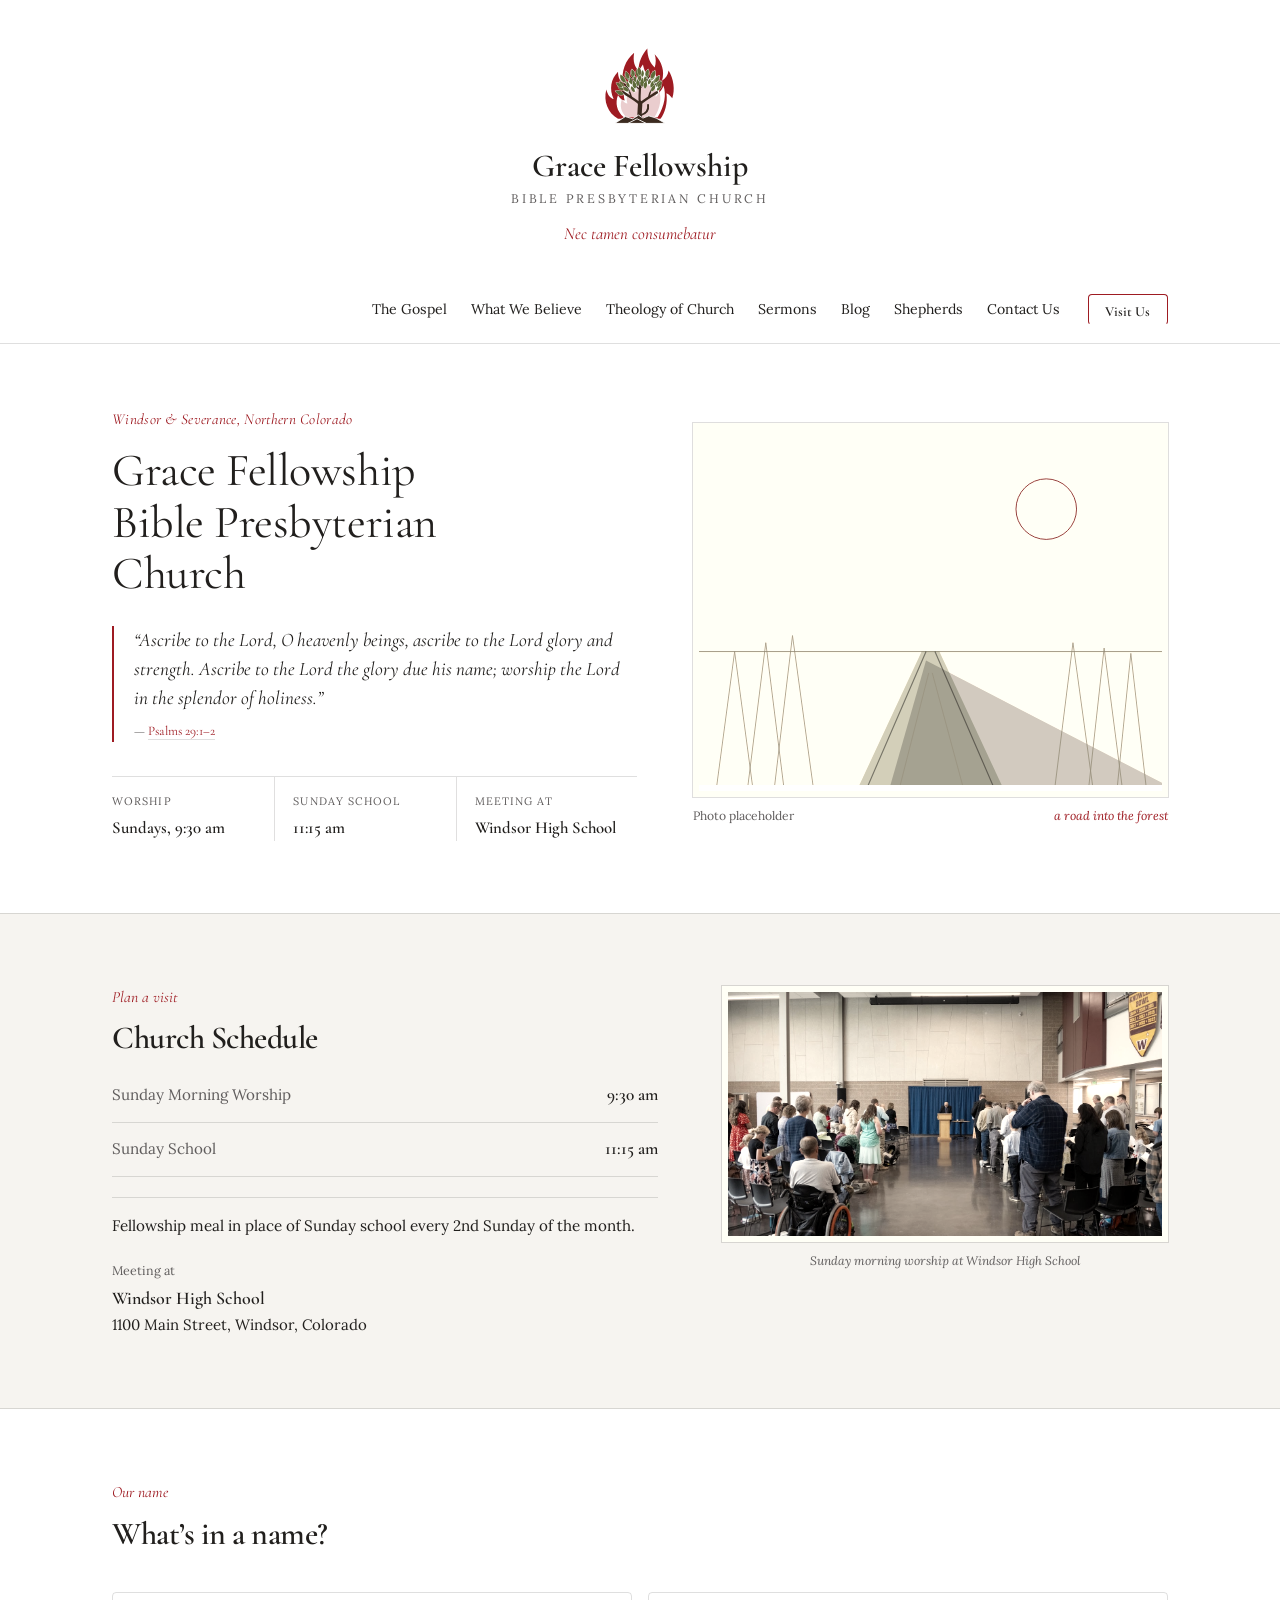
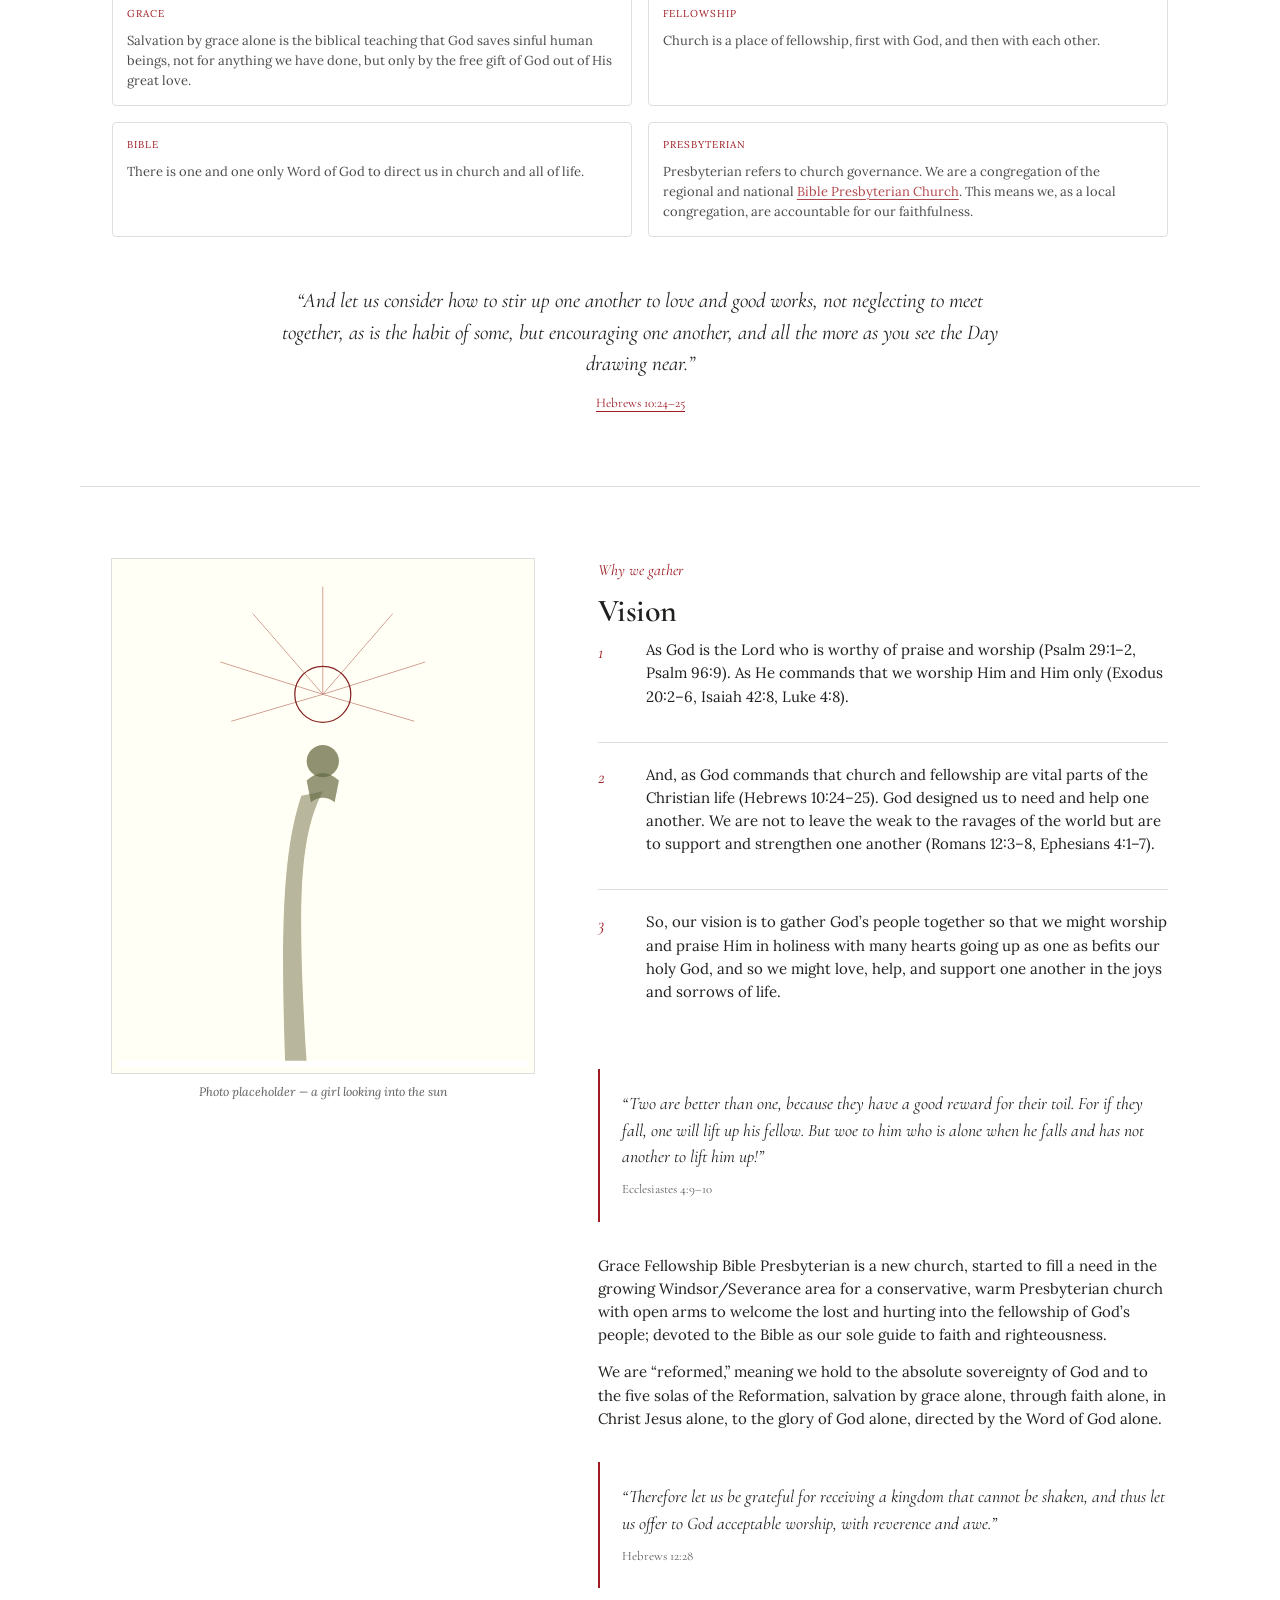
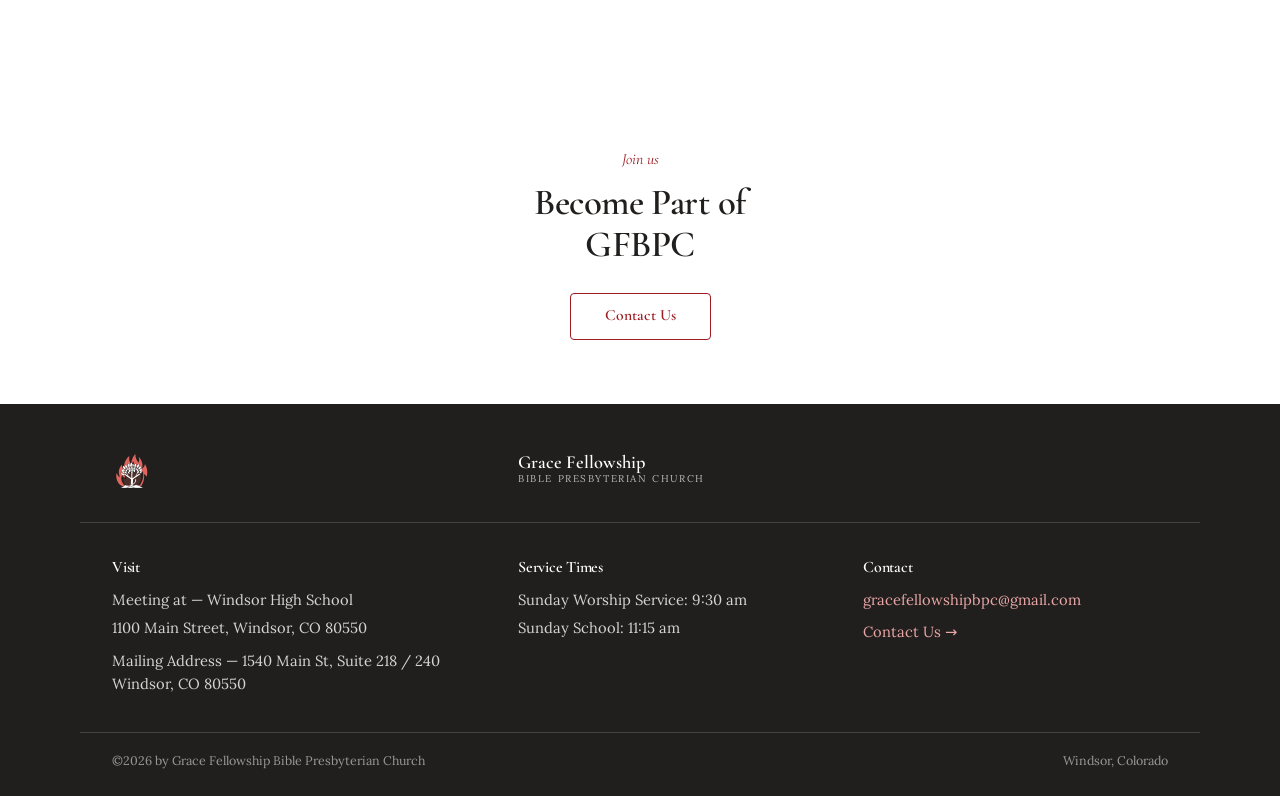
<file: index.html>
<!DOCTYPE html>
<html lang="en">
<head>
<meta charset="UTF-8">
<meta name="viewport" content="width=device-width, initial-scale=1">
<title>Grace Fellowship Bible Presbyterian Church — Windsor, Colorado</title>
<meta name="description" content="Grace Fellowship Bible Presbyterian Church meets Sundays at 9:30am at Windsor High School, Windsor, Colorado.">
<link rel="stylesheet" href="styles.css">
<style>

  .max{max-width:1120px;margin:0 auto;padding:0 32px}
  .visually-hidden{position:absolute;width:1px;height:1px;overflow:hidden;clip:rect(0 0 0 0)}

    /* ---------- header: big splash morphs into the compact nav on scroll ---------- */
  *{overflow-anchor:none}
  header.site{position:sticky;top:0;z-index:40;background:var(--color-bg);border-bottom:1px solid var(--color-divider)}
  .header-expanded{
    text-align:center;padding:44px 0 30px;
    max-height:340px;opacity:1;overflow:hidden;
    transition:max-height .32s ease, opacity .22s ease, padding .32s ease;
  }
  .header-expanded .mark{margin:0 auto 16px;display:block}
  .header-expanded .brand-intro-name{font-family:var(--font-heading);font-weight:600;font-size:2rem;line-height:1.1}
  .header-expanded .brand-intro-sub{font-size:0.78rem;letter-spacing:0.22em;text-transform:uppercase;color:var(--color-neutral-700);margin-top:6px}
  .header-expanded .brand-intro-motto{font-family:var(--font-heading);font-style:italic;color:var(--color-accent);font-size:1.05rem;margin-top:12px}
  header.site.is-compact .header-expanded{max-height:0;opacity:0;padding:0}
  /* the compact nav row itself always stays visible/usable (nav links, burger, Visit
     button) — only its logo+wordmark crossfades in, so the brand isn't shown twice
     at once while the splash above is still expanded, but navigation never disappears */
  .header-compact .wordmark{opacity:0;transition:opacity .22s ease}
  header.site.is-compact .header-compact .wordmark{opacity:1}
  @media (max-width:640px){
    .header-expanded{padding:32px 0 22px}
    .header-expanded .brand-intro-name{font-size:1.6rem}
  }

  /* ---------- header ---------- */
  header.site{position:sticky;top:0;z-index:40;background:var(--color-bg);border-bottom:1px solid var(--color-divider)}
  .nav-row{display:flex;align-items:center;justify-content:space-between;padding:16px 32px;max-width:1120px;margin:0 auto;gap:24px}
  .wordmark{display:flex;align-items:center;gap:12px;text-decoration:none;color:var(--color-text);white-space:nowrap}
  .wordmark-name{display:flex;flex-direction:column;line-height:1.15}
  .wordmark-name .n1{font-family:var(--font-heading);font-weight:600;font-size:1.15rem}
  .wordmark-name .n2{font-size:0.62rem;letter-spacing:0.16em;text-transform:uppercase;color:var(--color-neutral-700)}
  nav.primary{display:flex;align-items:center;gap:28px}
  nav.primary ul{list-style:none;display:flex;gap:24px;margin:0;padding:0;font-size:0.88rem}
  nav.primary a{text-decoration:none;color:var(--color-text);border-bottom:1px solid transparent;padding-bottom:3px;transition:border-color .15s ease,color .15s ease}
  nav.primary a:hover{border-color:var(--color-accent);color:var(--color-accent)}
  .nav-toggle{display:none}
  .burger{display:none}

  /* ---------- hero ---------- */
  .hero{padding:64px 0 72px}
  .hero .max{display:grid;grid-template-columns:1.05fr 0.95fr;gap:56px;align-items:center}
  .hero h1{font-size:clamp(2rem,3.6vw,2.9rem);max-width:15ch}
  .eyebrow{font-family:var(--font-heading);font-style:italic;color:var(--color-accent);font-size:0.95rem;letter-spacing:0.02em;margin-bottom:14px;display:block}
  .hero blockquote{margin:26px 0 0;font-family:var(--font-heading);font-style:italic;font-size:1.2rem;line-height:1.5;color:var(--color-text);border-left:2px solid var(--color-accent);padding-left:20px}
  .hero blockquote cite{display:block;margin-top:10px;font-style:normal;font-size:0.82rem;color:var(--color-neutral-700)}
  .hero blockquote cite a{text-decoration:none;border-bottom:1px solid var(--color-divider)}
  .facts{display:flex;gap:0;margin-top:34px;border-top:1px solid var(--color-divider)}
  .facts div{flex:1;padding:16px 18px 0 0}
  .facts div + div{padding-left:18px;border-left:1px solid var(--color-divider)}
  .facts .k{font-size:0.68rem;letter-spacing:0.1em;text-transform:uppercase;color:var(--color-neutral-700);display:block;margin-bottom:5px}
  .facts .v{font-family:var(--font-heading);font-weight:600;font-size:1.05rem}
  .hero-art figcaption{margin-top:10px;font-size:0.76rem;color:var(--color-neutral-700);display:flex;justify-content:space-between}
  .hero-art figcaption span:last-child{color:var(--color-accent);font-style:italic}

  /* ---------- section shell ---------- */
  section{padding:72px 0}
  section.tight{padding:56px 0}
  .kicker{font-family:var(--font-heading);font-style:italic;color:var(--color-accent);font-size:0.98rem;margin-bottom:10px;display:block}
  .section-head{max-width:640px;margin-bottom:40px}

  /* ---------- visit / schedule ---------- */
  .visit{background:var(--color-surface);border-top:1px solid var(--color-divider);border-bottom:1px solid var(--color-divider)}
  .visit .max{display:grid;grid-template-columns:1.1fr 0.9fr;gap:64px}
  .visit-list{list-style:none;margin:26px 0 0;padding:0}
  .visit-list li{display:flex;justify-content:space-between;align-items:baseline;padding:13px 0;border-bottom:1px solid var(--color-divider);gap:20px}
  .visit-list li:first-child{padding-top:0}
  .visit-list .label{color:var(--color-neutral-700);font-size:0.95rem}
  .visit-list .val{font-family:var(--font-heading);font-weight:600;font-size:1.08rem}
  .visit-note{margin-top:20px;font-size:0.95rem;padding-top:16px;border-top:1px solid var(--color-divider)}
  .visit-where{margin-top:24px}
  .visit-where .k{font-size:0.78rem;color:var(--color-neutral-700);display:block;margin-bottom:5px}
  .visit-where .place{font-family:var(--font-heading);font-weight:600;font-size:1.12rem}
  .visit-art figcaption{margin-top:10px;font-size:0.76rem;color:var(--color-neutral-700);text-align:center;font-style:italic}

  /* ---------- name grid ---------- */
  .name-grid{display:grid;grid-template-columns:repeat(2,1fr);gap:16px;margin-top:8px}
  .pullquote{max-width:740px;margin:48px auto 0;text-align:center;font-family:var(--font-heading);font-style:italic;font-size:1.32rem;line-height:1.5;color:var(--color-text)}
  .pullquote cite{display:block;margin-top:14px;font-style:normal;font-size:0.82rem;color:var(--color-neutral-700)}
  .pullquote cite a{color:var(--color-accent);text-decoration:none;border-bottom:1px solid var(--color-accent)}

  /* ---------- vision ---------- */
  .vision .max{display:grid;grid-template-columns:0.85fr 1.15fr;gap:64px;align-items:start}
  .vision-art{position:sticky;top:96px}
  .vision-art figcaption{margin-top:10px;font-size:0.76rem;color:var(--color-neutral-700);font-style:italic;text-align:center}
  .vision ol{list-style:none;margin:0;padding:0;counter-reset:v}
  .vision ol li{counter-increment:v;padding:20px 0;border-top:1px solid var(--color-divider);display:grid;grid-template-columns:32px 1fr;gap:16px}
  .vision ol li:first-child{border-top:none;padding-top:0}
  .vision ol li::before{content:counter(v);font-family:var(--font-heading);font-style:italic;color:var(--color-accent);font-size:1.15rem}
  .vision-quote{margin:32px 0;padding:22px 0 22px 22px;border-left:2px solid var(--color-accent);font-family:var(--font-heading);font-style:italic;font-size:1.1rem;line-height:1.5}
  .vision-quote cite{display:block;margin-top:10px;font-style:normal;font-size:0.8rem;color:var(--color-neutral-700)}
  .vision-prose{margin-top:26px}

  /* ---------- cta ---------- */
  .cta{text-align:center;padding:88px 0 64px}
  .cta h2{font-size:clamp(1.7rem,3vw,2.3rem);max-width:16ch;margin:0 auto}
  .cta .btn{margin-top:28px;padding:13px 34px;font-size:0.98rem}

  /* ---------- footer (the brand's dark/ink application) ---------- */
  footer.on-ink{background:var(--color-ink);color:var(--color-neutral-300);padding:48px 0 26px;font-size:0.92rem}
  footer .foot-top{display:flex;align-items:flex-start;gap:16px;margin-bottom:36px}
  footer .foot-top .wordmark-name .n1{color:#FFFFFF}
  footer .foot-top .wordmark-name .n2{color:var(--color-neutral-400)}
  footer .max{display:grid;grid-template-columns:1.2fr 1fr 1fr;gap:40px;padding-bottom:30px;border-bottom:1px solid color-mix(in srgb, #FFFFFF 16%, transparent)}
  footer h4{color:#FFFFFF;font-family:var(--font-heading);font-weight:600;font-size:1rem;margin-bottom:12px}
  footer p{margin:0 0 6px;color:var(--color-neutral-300)}
  footer a{color:var(--color-accent-300);text-decoration:none}
  footer a:hover{text-decoration:underline}
  .copyright{max-width:1120px;margin:18px auto 0;padding:0 32px;font-size:0.78rem;color:var(--color-neutral-500);display:flex;justify-content:space-between;flex-wrap:wrap;gap:8px}

  /* ---------- responsive ---------- */
  @media (max-width:920px){
    .hero .max{grid-template-columns:1fr;padding-top:8px}
    .hero-art{order:-1}
    .visit .max{grid-template-columns:1fr;gap:36px}
    .name-grid{grid-template-columns:1fr}
    .vision .max{grid-template-columns:1fr}
    .vision-art{position:static}
    footer .max{grid-template-columns:1fr;gap:24px}
  }
  @media (max-width:1040px){
    nav.primary ul{display:none}
    .nav-toggle:checked ~ nav.primary ul{display:flex;flex-direction:column;gap:0;position:absolute;top:100%;left:0;right:0;background:var(--color-bg);border-bottom:1px solid var(--color-divider);padding:8px 32px 18px}
    nav.primary ul li{border-top:1px solid var(--color-divider)}
    nav.primary ul li:first-child{border-top:none}
    nav.primary ul li a{display:block;padding:12px 0}
    .burger{display:flex;align-items:center;justify-content:center;width:36px;height:36px;border:1px solid var(--color-text);cursor:pointer;flex:none}
    .nav-row{position:relative}
  }
  @media (max-width:760px){
    .facts{flex-direction:column}
    .facts div + div{border-left:none;border-top:1px solid var(--color-divider);padding-left:0;padding-top:14px;margin-top:14px}
  }
  @media (max-width:520px){
    .btn.header-visit{display:none}
  }
</style>
</head>
<body>

<header class="site">
  <div class="header-expanded">
    <div class="max">
    <svg viewBox="0 0 120 120" width="88" height="88" class="mark" style="display:block;overflow:visible" stroke-linecap="round" stroke-linejoin="round" aria-hidden="true" focusable="false">
        <path fill="#9E1B22" d="M30 102 C16 94 10 78 14 62 C16 70 20 74 24 75 C18 62 20 48 30 38 C30 46 33 51 37 53 C34 38 40 22 52 12 C50 24 53 32 58 36 C58 24 63 14 70 6 C70 18 74 26 80 32 C82 26 82 20 80 14 C90 24 94 38 90 50 C95 47 98 42 99 36 C106 48 108 62 104 74 C101 70 99 68 96 67 C98 80 94 94 88 102 Z"></path>
        <path fill="#FFFFFF" d="M38 100 C28 92 26 80 30 70 C33 75 36 77 39 77 C36 66 40 54 48 46 C48 52 50 56 54 58 C54 46 58 36 64 28 C66 38 70 44 76 48 C78 44 78 40 77 36 C84 44 88 56 86 66 C89 64 91 60 92 57 C96 68 94 84 84 100 Z"></path>
        <path fill="#9E1B22" fill-opacity="0.22" transform="translate(60 100) scale(0.82) translate(-60 -100)" d="M38 100 C28 92 26 80 30 70 C33 75 36 77 39 77 C36 66 40 54 48 46 C48 52 50 56 54 58 C54 46 58 36 64 28 C66 38 70 44 76 48 C78 44 78 40 77 36 C84 44 88 56 86 66 C89 64 91 60 92 57 C96 68 94 84 84 100 Z"></path>
        <g fill="none" stroke="#3B2A1F">
          <path stroke-width="6" d="M60 101 C58 93 61 87 60 80"></path>
          <path stroke-width="3.4" d="M60 82 C54 76 46 72 37 66"></path>
          <path stroke-width="3.4" d="M60 82 C66 76 74 72 83 66"></path>
          <path stroke-width="3" d="M60 84 C58 72 61 60 60 46"></path>
          <path stroke-width="2.6" d="M61 97 C68 95 72 90 71 83"></path>
          <path stroke-width="2" d="M48 72 C46 64 42 58 38 54"></path>
          <path stroke-width="2" d="M72 72 C74 64 78 58 82 54"></path>
          <path stroke-width="1.8" d="M60 62 C54 58 50 52 48 46"></path>
          <path stroke-width="1.8" d="M60 60 C66 56 70 50 72 44"></path>
        </g>
        <g fill="#5E6B3A" stroke="#FFFFFF" stroke-width="0.88" style="paint-order:stroke">
          <path transform="translate(52.8 65.6) rotate(-32) scale(0.80)" d="M0 0 C3.2 -3 3.4 -8 0 -12 C-3.4 -8 -3.2 -3 0 0 Z"></path>
          <path transform="translate(53.3 61.1) rotate(-10) scale(0.98)" d="M0 0 C3.2 -3 3.4 -8 0 -12 C-3.4 -8 -3.2 -3 0 0 Z"></path>
          <path transform="translate(57.3 58.1) rotate(-5) scale(0.86)" d="M0 0 C3.2 -3 3.4 -8 0 -12 C-3.4 -8 -3.2 -3 0 0 Z"></path>
          <path transform="translate(62.7 58.1) rotate(2) scale(1.04)" d="M0 0 C3.2 -3 3.4 -8 0 -12 C-3.4 -8 -3.2 -3 0 0 Z"></path>
          <path transform="translate(66.7 61.1) rotate(7) scale(0.92)" d="M0 0 C3.2 -3 3.4 -8 0 -12 C-3.4 -8 -3.2 -3 0 0 Z"></path>
          <path transform="translate(44.5 64.8) rotate(-49) scale(0.92)" d="M0 0 C3.2 -3 3.4 -8 0 -12 C-3.4 -8 -3.2 -3 0 0 Z"></path>
          <path transform="translate(45.4 59.5) rotate(-25) scale(0.80)" d="M0 0 C3.2 -3 3.4 -8 0 -12 C-3.4 -8 -3.2 -3 0 0 Z"></path>
          <path transform="translate(48.7 55.1) rotate(-20) scale(0.98)" d="M0 0 C3.2 -3 3.4 -8 0 -12 C-3.4 -8 -3.2 -3 0 0 Z"></path>
          <path transform="translate(53.9 52.0) rotate(-15) scale(0.86)" d="M0 0 C3.2 -3 3.4 -8 0 -12 C-3.4 -8 -3.2 -3 0 0 Z"></path>
          <path transform="translate(60.0 51.0) rotate(-9) scale(1.04)" d="M0 0 C3.2 -3 3.4 -8 0 -12 C-3.4 -8 -3.2 -3 0 0 Z"></path>
          <path transform="translate(66.1 52.0) rotate(18) scale(0.92)" d="M0 0 C3.2 -3 3.4 -8 0 -12 C-3.4 -8 -3.2 -3 0 0 Z"></path>
          <path transform="translate(71.3 55.1) rotate(23) scale(0.80)" d="M0 0 C3.2 -3 3.4 -8 0 -12 C-3.4 -8 -3.2 -3 0 0 Z"></path>
          <path transform="translate(74.6 59.5) rotate(28) scale(0.98)" d="M0 0 C3.2 -3 3.4 -8 0 -12 C-3.4 -8 -3.2 -3 0 0 Z"></path>
          <path transform="translate(75.5 64.8) rotate(31) scale(0.86)" d="M0 0 C3.2 -3 3.4 -8 0 -12 C-3.4 -8 -3.2 -3 0 0 Z"></path>
          <path transform="translate(37.8 69.0) rotate(-66) scale(1.04)" d="M0 0 C3.2 -3 3.4 -8 0 -12 C-3.4 -8 -3.2 -3 0 0 Z"></path>
          <path transform="translate(37.0 63.6) rotate(-42) scale(0.92)" d="M0 0 C3.2 -3 3.4 -8 0 -12 C-3.4 -8 -3.2 -3 0 0 Z"></path>
          <path transform="translate(38.0 58.3) rotate(-39) scale(0.80)" d="M0 0 C3.2 -3 3.4 -8 0 -12 C-3.4 -8 -3.2 -3 0 0 Z"></path>
          <path transform="translate(40.8 53.3) rotate(-36) scale(0.98)" d="M0 0 C3.2 -3 3.4 -8 0 -12 C-3.4 -8 -3.2 -3 0 0 Z"></path>
          <path transform="translate(45.1 49.3) rotate(-32) scale(0.86)" d="M0 0 C3.2 -3 3.4 -8 0 -12 C-3.4 -8 -3.2 -3 0 0 Z"></path>
          <path transform="translate(50.6 46.4) rotate(-7) scale(1.04)" d="M0 0 C3.2 -3 3.4 -8 0 -12 C-3.4 -8 -3.2 -3 0 0 Z"></path>
          <path transform="translate(56.8 44.9) rotate(-3) scale(0.92)" d="M0 0 C3.2 -3 3.4 -8 0 -12 C-3.4 -8 -3.2 -3 0 0 Z"></path>
          <path transform="translate(63.2 44.9) rotate(2) scale(0.80)" d="M0 0 C3.2 -3 3.4 -8 0 -12 C-3.4 -8 -3.2 -3 0 0 Z"></path>
          <path transform="translate(69.4 46.4) rotate(6) scale(0.98)" d="M0 0 C3.2 -3 3.4 -8 0 -12 C-3.4 -8 -3.2 -3 0 0 Z"></path>
          <path transform="translate(74.9 49.3) rotate(31) scale(0.86)" d="M0 0 C3.2 -3 3.4 -8 0 -12 C-3.4 -8 -3.2 -3 0 0 Z"></path>
          <path transform="translate(79.2 53.3) rotate(35) scale(1.04)" d="M0 0 C3.2 -3 3.4 -8 0 -12 C-3.4 -8 -3.2 -3 0 0 Z"></path>
          <path transform="translate(82.0 58.3) rotate(38) scale(0.92)" d="M0 0 C3.2 -3 3.4 -8 0 -12 C-3.4 -8 -3.2 -3 0 0 Z"></path>
          <path transform="translate(83.0 63.6) rotate(41) scale(0.80)" d="M0 0 C3.2 -3 3.4 -8 0 -12 C-3.4 -8 -3.2 -3 0 0 Z"></path>
          <path transform="translate(35.8 58.8) rotate(-54) scale(0.86)" d="M0 0 C3.2 -3 3.4 -8 0 -12 C-3.4 -8 -3.2 -3 0 0 Z"></path>
          <path transform="translate(39.1 52.5) rotate(-28) scale(1.04)" d="M0 0 C3.2 -3 3.4 -8 0 -12 C-3.4 -8 -3.2 -3 0 0 Z"></path>
          <path transform="translate(44.7 47.4) rotate(-22) scale(0.92)" d="M0 0 C3.2 -3 3.4 -8 0 -12 C-3.4 -8 -3.2 -3 0 0 Z"></path>
          <path transform="translate(51.9 44.1) rotate(-15) scale(0.80)" d="M0 0 C3.2 -3 3.4 -8 0 -12 C-3.4 -8 -3.2 -3 0 0 Z"></path>
          <path transform="translate(60.0 43.0) rotate(-9) scale(0.98)" d="M0 0 C3.2 -3 3.4 -8 0 -12 C-3.4 -8 -3.2 -3 0 0 Z"></path>
          <path transform="translate(68.1 44.1) rotate(18) scale(0.86)" d="M0 0 C3.2 -3 3.4 -8 0 -12 C-3.4 -8 -3.2 -3 0 0 Z"></path>
          <path transform="translate(75.3 47.4) rotate(25) scale(1.04)" d="M0 0 C3.2 -3 3.4 -8 0 -12 C-3.4 -8 -3.2 -3 0 0 Z"></path>
          <path transform="translate(80.9 52.5) rotate(31) scale(0.92)" d="M0 0 C3.2 -3 3.4 -8 0 -12 C-3.4 -8 -3.2 -3 0 0 Z"></path>
          <path transform="translate(84.2 58.8) rotate(36) scale(0.80)" d="M0 0 C3.2 -3 3.4 -8 0 -12 C-3.4 -8 -3.2 -3 0 0 Z"></path>
        </g>
        <path fill="#3B2A1F" stroke="#FFFFFF" stroke-width="1.2" d="M26 108 L40 99 L50 102 L58 97 L64 101 L72 98 L82 101 L94 108 Z"></path>
        <path fill="none" stroke="#FFFFFF" stroke-width="1.2" d="M44 108 L56 102 L68 108"></path>
      </svg>
    <div class="brand-intro-name">Grace Fellowship</div>
    <div class="brand-intro-sub">Bible Presbyterian Church</div>
    <div class="brand-intro-motto">Nec tamen consumebatur</div>
    </div>
  </div>
  <div class="header-compact">
  <div class="nav-row">
    <a class="wordmark" href="#top">
      <svg viewBox="0 0 120 120" width="34" height="34" style="display:block;overflow:visible;flex:none" stroke-linecap="round" stroke-linejoin="round" aria-hidden="true" focusable="false">
        <path fill="#9E1B22" d="M30 102 C16 94 10 78 14 62 C16 70 20 74 24 75 C18 62 20 48 30 38 C30 46 33 51 37 53 C34 38 40 22 52 12 C50 24 53 32 58 36 C58 24 63 14 70 6 C70 18 74 26 80 32 C82 26 82 20 80 14 C90 24 94 38 90 50 C95 47 98 42 99 36 C106 48 108 62 104 74 C101 70 99 68 96 67 C98 80 94 94 88 102 Z"></path>
        <path fill="#FFFFFF" d="M38 100 C28 92 26 80 30 70 C33 75 36 77 39 77 C36 66 40 54 48 46 C48 52 50 56 54 58 C54 46 58 36 64 28 C66 38 70 44 76 48 C78 44 78 40 77 36 C84 44 88 56 86 66 C89 64 91 60 92 57 C96 68 94 84 84 100 Z"></path>
        <path fill="#9E1B22" fill-opacity="0.22" transform="translate(60 100) scale(0.82) translate(-60 -100)" d="M38 100 C28 92 26 80 30 70 C33 75 36 77 39 77 C36 66 40 54 48 46 C48 52 50 56 54 58 C54 46 58 36 64 28 C66 38 70 44 76 48 C78 44 78 40 77 36 C84 44 88 56 86 66 C89 64 91 60 92 57 C96 68 94 84 84 100 Z"></path>
        <g fill="none" stroke="#3B2A1F">
          <path stroke-width="6" d="M60 101 C58 93 61 87 60 80"></path>
          <path stroke-width="3.4" d="M60 82 C54 76 46 72 37 66"></path>
          <path stroke-width="3.4" d="M60 82 C66 76 74 72 83 66"></path>
          <path stroke-width="3" d="M60 84 C58 72 61 60 60 46"></path>
          <path stroke-width="2.6" d="M61 97 C68 95 72 90 71 83"></path>
          <path stroke-width="2" d="M48 72 C46 64 42 58 38 54"></path>
          <path stroke-width="2" d="M72 72 C74 64 78 58 82 54"></path>
          <path stroke-width="1.8" d="M60 62 C54 58 50 52 48 46"></path>
          <path stroke-width="1.8" d="M60 60 C66 56 70 50 72 44"></path>
        </g>
        <g fill="#5E6B3A" stroke="#FFFFFF" stroke-width="0.88" style="paint-order:stroke">
          <path transform="translate(52.8 65.6) rotate(-32) scale(0.80)" d="M0 0 C3.2 -3 3.4 -8 0 -12 C-3.4 -8 -3.2 -3 0 0 Z"></path>
          <path transform="translate(53.3 61.1) rotate(-10) scale(0.98)" d="M0 0 C3.2 -3 3.4 -8 0 -12 C-3.4 -8 -3.2 -3 0 0 Z"></path>
          <path transform="translate(57.3 58.1) rotate(-5) scale(0.86)" d="M0 0 C3.2 -3 3.4 -8 0 -12 C-3.4 -8 -3.2 -3 0 0 Z"></path>
          <path transform="translate(62.7 58.1) rotate(2) scale(1.04)" d="M0 0 C3.2 -3 3.4 -8 0 -12 C-3.4 -8 -3.2 -3 0 0 Z"></path>
          <path transform="translate(66.7 61.1) rotate(7) scale(0.92)" d="M0 0 C3.2 -3 3.4 -8 0 -12 C-3.4 -8 -3.2 -3 0 0 Z"></path>
          <path transform="translate(44.5 64.8) rotate(-49) scale(0.92)" d="M0 0 C3.2 -3 3.4 -8 0 -12 C-3.4 -8 -3.2 -3 0 0 Z"></path>
          <path transform="translate(45.4 59.5) rotate(-25) scale(0.80)" d="M0 0 C3.2 -3 3.4 -8 0 -12 C-3.4 -8 -3.2 -3 0 0 Z"></path>
          <path transform="translate(48.7 55.1) rotate(-20) scale(0.98)" d="M0 0 C3.2 -3 3.4 -8 0 -12 C-3.4 -8 -3.2 -3 0 0 Z"></path>
          <path transform="translate(53.9 52.0) rotate(-15) scale(0.86)" d="M0 0 C3.2 -3 3.4 -8 0 -12 C-3.4 -8 -3.2 -3 0 0 Z"></path>
          <path transform="translate(60.0 51.0) rotate(-9) scale(1.04)" d="M0 0 C3.2 -3 3.4 -8 0 -12 C-3.4 -8 -3.2 -3 0 0 Z"></path>
          <path transform="translate(66.1 52.0) rotate(18) scale(0.92)" d="M0 0 C3.2 -3 3.4 -8 0 -12 C-3.4 -8 -3.2 -3 0 0 Z"></path>
          <path transform="translate(71.3 55.1) rotate(23) scale(0.80)" d="M0 0 C3.2 -3 3.4 -8 0 -12 C-3.4 -8 -3.2 -3 0 0 Z"></path>
          <path transform="translate(74.6 59.5) rotate(28) scale(0.98)" d="M0 0 C3.2 -3 3.4 -8 0 -12 C-3.4 -8 -3.2 -3 0 0 Z"></path>
          <path transform="translate(75.5 64.8) rotate(31) scale(0.86)" d="M0 0 C3.2 -3 3.4 -8 0 -12 C-3.4 -8 -3.2 -3 0 0 Z"></path>
          <path transform="translate(37.8 69.0) rotate(-66) scale(1.04)" d="M0 0 C3.2 -3 3.4 -8 0 -12 C-3.4 -8 -3.2 -3 0 0 Z"></path>
          <path transform="translate(37.0 63.6) rotate(-42) scale(0.92)" d="M0 0 C3.2 -3 3.4 -8 0 -12 C-3.4 -8 -3.2 -3 0 0 Z"></path>
          <path transform="translate(38.0 58.3) rotate(-39) scale(0.80)" d="M0 0 C3.2 -3 3.4 -8 0 -12 C-3.4 -8 -3.2 -3 0 0 Z"></path>
          <path transform="translate(40.8 53.3) rotate(-36) scale(0.98)" d="M0 0 C3.2 -3 3.4 -8 0 -12 C-3.4 -8 -3.2 -3 0 0 Z"></path>
          <path transform="translate(45.1 49.3) rotate(-32) scale(0.86)" d="M0 0 C3.2 -3 3.4 -8 0 -12 C-3.4 -8 -3.2 -3 0 0 Z"></path>
          <path transform="translate(50.6 46.4) rotate(-7) scale(1.04)" d="M0 0 C3.2 -3 3.4 -8 0 -12 C-3.4 -8 -3.2 -3 0 0 Z"></path>
          <path transform="translate(56.8 44.9) rotate(-3) scale(0.92)" d="M0 0 C3.2 -3 3.4 -8 0 -12 C-3.4 -8 -3.2 -3 0 0 Z"></path>
          <path transform="translate(63.2 44.9) rotate(2) scale(0.80)" d="M0 0 C3.2 -3 3.4 -8 0 -12 C-3.4 -8 -3.2 -3 0 0 Z"></path>
          <path transform="translate(69.4 46.4) rotate(6) scale(0.98)" d="M0 0 C3.2 -3 3.4 -8 0 -12 C-3.4 -8 -3.2 -3 0 0 Z"></path>
          <path transform="translate(74.9 49.3) rotate(31) scale(0.86)" d="M0 0 C3.2 -3 3.4 -8 0 -12 C-3.4 -8 -3.2 -3 0 0 Z"></path>
          <path transform="translate(79.2 53.3) rotate(35) scale(1.04)" d="M0 0 C3.2 -3 3.4 -8 0 -12 C-3.4 -8 -3.2 -3 0 0 Z"></path>
          <path transform="translate(82.0 58.3) rotate(38) scale(0.92)" d="M0 0 C3.2 -3 3.4 -8 0 -12 C-3.4 -8 -3.2 -3 0 0 Z"></path>
          <path transform="translate(83.0 63.6) rotate(41) scale(0.80)" d="M0 0 C3.2 -3 3.4 -8 0 -12 C-3.4 -8 -3.2 -3 0 0 Z"></path>
          <path transform="translate(35.8 58.8) rotate(-54) scale(0.86)" d="M0 0 C3.2 -3 3.4 -8 0 -12 C-3.4 -8 -3.2 -3 0 0 Z"></path>
          <path transform="translate(39.1 52.5) rotate(-28) scale(1.04)" d="M0 0 C3.2 -3 3.4 -8 0 -12 C-3.4 -8 -3.2 -3 0 0 Z"></path>
          <path transform="translate(44.7 47.4) rotate(-22) scale(0.92)" d="M0 0 C3.2 -3 3.4 -8 0 -12 C-3.4 -8 -3.2 -3 0 0 Z"></path>
          <path transform="translate(51.9 44.1) rotate(-15) scale(0.80)" d="M0 0 C3.2 -3 3.4 -8 0 -12 C-3.4 -8 -3.2 -3 0 0 Z"></path>
          <path transform="translate(60.0 43.0) rotate(-9) scale(0.98)" d="M0 0 C3.2 -3 3.4 -8 0 -12 C-3.4 -8 -3.2 -3 0 0 Z"></path>
          <path transform="translate(68.1 44.1) rotate(18) scale(0.86)" d="M0 0 C3.2 -3 3.4 -8 0 -12 C-3.4 -8 -3.2 -3 0 0 Z"></path>
          <path transform="translate(75.3 47.4) rotate(25) scale(1.04)" d="M0 0 C3.2 -3 3.4 -8 0 -12 C-3.4 -8 -3.2 -3 0 0 Z"></path>
          <path transform="translate(80.9 52.5) rotate(31) scale(0.92)" d="M0 0 C3.2 -3 3.4 -8 0 -12 C-3.4 -8 -3.2 -3 0 0 Z"></path>
          <path transform="translate(84.2 58.8) rotate(36) scale(0.80)" d="M0 0 C3.2 -3 3.4 -8 0 -12 C-3.4 -8 -3.2 -3 0 0 Z"></path>
        </g>
        <path fill="#3B2A1F" stroke="#FFFFFF" stroke-width="1.2" d="M26 108 L40 99 L50 102 L58 97 L64 101 L72 98 L82 101 L94 108 Z"></path>
        <path fill="none" stroke="#FFFFFF" stroke-width="1.2" d="M44 108 L56 102 L68 108"></path>
      </svg>
      <span class="wordmark-name">
        <span class="n1">Grace Fellowship</span>
        <span class="n2">Bible Presbyterian Church</span>
      </span>
    </a>
    <input type="checkbox" id="nav-toggle" class="nav-toggle">
    <nav class="primary">
      <ul>
        <li><a href="gospel.html">The Gospel</a></li>
        <li><a href="what-we-believe.html">What We Believe</a></li>
        <li><a href="theology-of-church.html">Theology of Church</a></li>
        <li><a href="sermons.html">Sermons</a></li>
        <li><a href="https://www.gracefellowshipbpc.org/blog">Blog</a></li>
        <li><a href="shepherds.html">Shepherds</a></li>
        <li><a href="contact.html">Contact Us</a></li>
      </ul>
      <label class="burger" for="nav-toggle">
        <svg width="18" height="14" viewBox="0 0 18 14" fill="none" stroke="currentColor" stroke-width="1.6"><path d="M0 1h18M0 7h18M0 13h18"/></svg>
      </label>
      <a class="btn btn-primary header-visit" href="#visit">Visit Us</a>
    </nav>
  </div>
  </div>
</header>

<script>
  (function () {
    var header = document.querySelector('header.site');
    if (!header) return;
    var threshold = 40;
    function onScroll() {
      if (window.scrollY > threshold) {
        header.classList.add('is-compact');
      } else {
        header.classList.remove('is-compact');
      }
    }
    onScroll();
    window.addEventListener('scroll', onScroll, { passive: true });
  })();
</script>


<main id="top">

  <!-- ================= HERO ================= -->
  <section class="hero">
    <div class="max">
      <div class="hero-copy">
        <span class="eyebrow">Windsor &amp; Severance, Northern Colorado</span>
        <h1 class="display">Grace Fellowship Bible Presbyterian Church</h1>
        <blockquote>
          &ldquo;Ascribe to the Lord, O heavenly beings, ascribe to the Lord glory and strength. Ascribe to the Lord the glory due his name; worship the Lord in the splendor of holiness.&rdquo;
          <cite>&mdash; <a href="https://www.biblegateway.com/passage/?search=psalms+29%3A1-2&amp;version=ESV" target="_blank" rel="noopener">Psalms 29:1&ndash;2</a></cite>
        </blockquote>
        <div class="facts">
          <div><span class="k">Worship</span><span class="v">Sundays, 9:30&nbsp;am</span></div>
          <div><span class="k">Sunday School</span><span class="v">11:15&nbsp;am</span></div>
          <div><span class="k">Meeting at</span><span class="v">Windsor High School</span></div>
        </div>
      </div>

      <figure class="hero-art">
        <div class="plate">
          <svg viewBox="0 0 520 400" xmlns="http://www.w3.org/2000/svg" aria-hidden="true">
            <rect width="520" height="400" fill="#F6F4F0"/>
            <circle cx="390" cy="90" r="34" fill="none" stroke="#9E1B22" stroke-width="1"/>
            <path d="M0 250 L520 250" stroke="#8B8570" stroke-width="1"/>
            <path d="M180 400 L250 250 L270 250 L340 400 Z" fill="#5E6B3A" opacity="0.35"/>
            <path d="M215 400 L255 260 L525 400 Z" fill="#211F1D" opacity="0.25"/>
            <g stroke="#8B8570" stroke-width="1" fill="none" opacity="0.85">
              <path d="M40 250 L20 400"/><path d="M40 250 L60 400"/>
              <path d="M75 240 L55 400"/><path d="M75 240 L95 400"/>
              <path d="M105 232 L85 400"/><path d="M105 232 L128 400"/>
              <path d="M420 240 L400 400"/><path d="M420 240 L442 400"/>
              <path d="M455 246 L438 400"/><path d="M455 246 L475 400"/>
              <path d="M485 252 L470 400"/><path d="M485 252 L502 400"/>
            </g>
            <path d="M255 250 L190 400 M265 250 L330 400" stroke="#211F1D" stroke-width="1.3" opacity="0.5"/>
            <path d="M258 274 L226 400 M262 274 L296 400" stroke="#8B8570" stroke-width="0.8" opacity="0.7"/>
          </svg>
        </div>
        <figcaption><span>Photo placeholder</span><span>a road into the forest</span></figcaption>
      </figure>
    </div>
  </section>

  <!-- ================= VISIT / SCHEDULE ================= -->
  <section class="visit" id="visit">
    <div class="max">
      <div>
        <span class="kicker">Plan a visit</span>
        <h2>Church Schedule</h2>
        <ul class="visit-list">
          <li><span class="label">Sunday Morning Worship</span><span class="val">9:30&nbsp;am</span></li>
          <li><span class="label">Sunday School</span><span class="val">11:15&nbsp;am</span></li>
        </ul>
        <p class="visit-note">Fellowship meal in place of Sunday school every 2nd Sunday of the month.</p>
        <div class="visit-where">
          <span class="k">Meeting at</span>
          <div class="place">Windsor High School</div>
          <div>1100 Main Street, Windsor, Colorado</div>
        </div>
      </div>

      <figure class="visit-art">
        <div class="plate">
          <img src="assets/sunday-worship.jpg" alt="Grace Fellowship gathered for Sunday worship at Windsor High School" width="420" height="295" style="width:100%;height:auto">
        </div>
        <figcaption>Sunday morning worship at Windsor High School</figcaption>
      </figure>
    </div>
  </section>

  <!-- ================= WHAT'S IN A NAME ================= -->
  <section id="about">
    <div class="max">
      <div class="section-head">
        <span class="kicker">Our name</span>
        <h2>What&rsquo;s in a name?</h2>
      </div>

      <div class="name-grid">
        <div class="card">
          <span class="card-kicker">Grace</span>
          <p class="card-body">Salvation by grace alone is the biblical teaching that God saves sinful human beings, not for anything we have done, but only by the free gift of God out of His great love.</p>
        </div>
        <div class="card">
          <span class="card-kicker">Fellowship</span>
          <p class="card-body">Church is a place of fellowship, first with God, and then with each other.</p>
        </div>
        <div class="card">
          <span class="card-kicker">Bible</span>
          <p class="card-body">There is one and one only Word of God to direct us in church and all of life.</p>
        </div>
        <div class="card">
          <span class="card-kicker">Presbyterian</span>
          <p class="card-body">Presbyterian refers to church governance. We are a congregation of the regional and national <a href="https://biblepresbyterianchurch.org/" target="_blank" rel="noopener">Bible Presbyterian Church</a>. This means we, as a local congregation, are accountable for our faithfulness.</p>
        </div>
      </div>

      <p class="pullquote">
        &ldquo;And let us consider how to stir up one another to love and good works, not neglecting to meet together, as is the habit of some, but encouraging one another, and all the more as you see the Day drawing near.&rdquo;
        <cite><a href="https://www.biblegateway.com/passage/?search=Hebrews+10%3A24-25&amp;version=ESV" target="_blank" rel="noopener">Hebrews 10:24&ndash;25</a></cite>
      </p>
    </div>
  </section>

  <hr class="hr max">

  <!-- ================= VISION ================= -->
  <section class="vision" id="vision">
    <div class="max">
      <div class="vision-art">
        <div class="plate">
          <svg viewBox="0 0 380 460" xmlns="http://www.w3.org/2000/svg" aria-hidden="true">
            <rect width="380" height="460" fill="#F6F4F0"/>
            <g stroke="#9E1B22" stroke-width="0.8" opacity="0.55">
              <path d="M190 120 L190 20"/>
              <path d="M190 120 L255 45"/>
              <path d="M190 120 L125 45"/>
              <path d="M190 120 L285 90"/>
              <path d="M190 120 L95 90"/>
              <path d="M190 120 L275 145"/>
              <path d="M190 120 L105 145"/>
            </g>
            <circle cx="190" cy="120" r="26" fill="none" stroke="#9E1B22" stroke-width="1.2"/>
            <path d="M190 210 C 170 250, 165 300, 175 460 L155 460 C150 320 155 260 170 214 Z" fill="#5E6B3A" opacity="0.5"/>
            <path d="M175 200 q15 -14 30 0 l-4 20 q-11 -8 -22 0 Z" fill="#5E6B3A" opacity="0.7"/>
            <circle cx="190" cy="182" r="15" fill="#5E6B3A" opacity="0.75"/>
          </svg>
        </div>
        <figcaption>Photo placeholder &mdash; a girl looking into the sun</figcaption>
      </div>

      <div>
        <span class="kicker">Why we gather</span>
        <h2>Vision</h2>

        <ol>
          <li><p>As God is the Lord who is worthy of praise and worship (Psalm 29:1&ndash;2, Psalm 96:9). As He commands that we worship Him and Him only (Exodus 20:2&ndash;6, Isaiah 42:8, Luke 4:8).</p></li>
          <li><p>And, as God commands that church and fellowship are vital parts of the Christian life (Hebrews 10:24&ndash;25). God designed us to need and help one another. We are not to leave the weak to the ravages of the world but are to support and strengthen one another (Romans 12:3&ndash;8, Ephesians 4:1&ndash;7).</p></li>
          <li><p>So, our vision is to gather God&rsquo;s people together so that we might worship and praise Him in holiness with many hearts going up as one as befits our holy God, and so we might love, help, and support one another in the joys and sorrows of life.</p></li>
        </ol>

        <p class="vision-quote">
          &ldquo;Two are better than one, because they have a good reward for their toil. For if they fall, one will lift up his fellow. But woe to him who is alone when he falls and has not another to lift him up!&rdquo;
          <cite>Ecclesiastes 4:9&ndash;10</cite>
        </p>

        <div class="vision-prose">
          <p>Grace Fellowship Bible Presbyterian is a new church, started to fill a need in the growing Windsor/Severance area for a conservative, warm Presbyterian church with open arms to welcome the lost and hurting into the fellowship of God&rsquo;s people; devoted to the Bible as our sole guide to faith and righteousness.</p>
          <p>We are &ldquo;reformed,&rdquo; meaning we hold to the absolute sovereignty of God and to the five solas of the Reformation, salvation by grace alone, through faith alone, in Christ Jesus alone, to the glory of God alone, directed by the Word of God alone.</p>
        </div>

        <p class="vision-quote" style="margin-bottom:0">
          &ldquo;Therefore let us be grateful for receiving a kingdom that cannot be shaken, and thus let us offer to God acceptable worship, with reverence and awe.&rdquo;
          <cite>Hebrews 12:28</cite>
        </p>
      </div>
    </div>
  </section>

  <!-- ================= CTA ================= -->
  <section class="cta" id="contact">
    <div class="max">
      <span class="kicker">Join us</span>
      <h2>Become Part of GFBPC</h2>
      <a class="btn btn-primary" href="contact.html">Contact Us</a>
    </div>
  </section>

</main>

<footer class="on-ink">
  <div class="max foot-top">
    <svg viewBox="0 0 120 120" width="40" height="40" style="display:block;overflow:visible;flex:none" stroke-linecap="round" stroke-linejoin="round" aria-hidden="true" focusable="false">
      <path fill="#E0655F" d="M30 102 C16 94 10 78 14 62 C16 70 20 74 24 75 C18 62 20 48 30 38 C30 46 33 51 37 53 C34 38 40 22 52 12 C50 24 53 32 58 36 C58 24 63 14 70 6 C70 18 74 26 80 32 C82 26 82 20 80 14 C90 24 94 38 90 50 C95 47 98 42 99 36 C106 48 108 62 104 74 C101 70 99 68 96 67 C98 80 94 94 88 102 Z"></path>
      <path fill="#211F1D" d="M38 100 C28 92 26 80 30 70 C33 75 36 77 39 77 C36 66 40 54 48 46 C48 52 50 56 54 58 C54 46 58 36 64 28 C66 38 70 44 76 48 C78 44 78 40 77 36 C84 44 88 56 86 66 C89 64 91 60 92 57 C96 68 94 84 84 100 Z"></path>
      <path fill="#E0655F" fill-opacity="0.22" transform="translate(60 100) scale(0.82) translate(-60 -100)" d="M38 100 C28 92 26 80 30 70 C33 75 36 77 39 77 C36 66 40 54 48 46 C48 52 50 56 54 58 C54 46 58 36 64 28 C66 38 70 44 76 48 C78 44 78 40 77 36 C84 44 88 56 86 66 C89 64 91 60 92 57 C96 68 94 84 84 100 Z"></path>
      <g fill="none" stroke="#FFFFFF">
        <path stroke-width="6" d="M60 101 C58 93 61 87 60 80"></path>
        <path stroke-width="3.4" d="M60 82 C54 76 46 72 37 66"></path>
        <path stroke-width="3.4" d="M60 82 C66 76 74 72 83 66"></path>
        <path stroke-width="3" d="M60 84 C58 72 61 60 60 46"></path>
        <path stroke-width="2.6" d="M61 97 C68 95 72 90 71 83"></path>
        <path stroke-width="2" d="M48 72 C46 64 42 58 38 54"></path>
        <path stroke-width="2" d="M72 72 C74 64 78 58 82 54"></path>
        <path stroke-width="1.8" d="M60 62 C54 58 50 52 48 46"></path>
        <path stroke-width="1.8" d="M60 60 C66 56 70 50 72 44"></path>
      </g>
      <g fill="#FFFFFF" stroke="#211F1D" stroke-width="0.99" style="paint-order:stroke">
        <path transform="translate(52.8 65.6) rotate(-32) scale(0.80)" d="M0 0 C3.2 -3 3.4 -8 0 -12 C-3.4 -8 -3.2 -3 0 0 Z"></path>
        <path transform="translate(53.3 61.1) rotate(-10) scale(0.98)" d="M0 0 C3.2 -3 3.4 -8 0 -12 C-3.4 -8 -3.2 -3 0 0 Z"></path>
        <path transform="translate(57.3 58.1) rotate(-5) scale(0.86)" d="M0 0 C3.2 -3 3.4 -8 0 -12 C-3.4 -8 -3.2 -3 0 0 Z"></path>
        <path transform="translate(62.7 58.1) rotate(2) scale(1.04)" d="M0 0 C3.2 -3 3.4 -8 0 -12 C-3.4 -8 -3.2 -3 0 0 Z"></path>
        <path transform="translate(66.7 61.1) rotate(7) scale(0.92)" d="M0 0 C3.2 -3 3.4 -8 0 -12 C-3.4 -8 -3.2 -3 0 0 Z"></path>
        <path transform="translate(44.5 64.8) rotate(-49) scale(0.92)" d="M0 0 C3.2 -3 3.4 -8 0 -12 C-3.4 -8 -3.2 -3 0 0 Z"></path>
        <path transform="translate(45.4 59.5) rotate(-25) scale(0.80)" d="M0 0 C3.2 -3 3.4 -8 0 -12 C-3.4 -8 -3.2 -3 0 0 Z"></path>
        <path transform="translate(48.7 55.1) rotate(-20) scale(0.98)" d="M0 0 C3.2 -3 3.4 -8 0 -12 C-3.4 -8 -3.2 -3 0 0 Z"></path>
        <path transform="translate(53.9 52.0) rotate(-15) scale(0.86)" d="M0 0 C3.2 -3 3.4 -8 0 -12 C-3.4 -8 -3.2 -3 0 0 Z"></path>
        <path transform="translate(60.0 51.0) rotate(-9) scale(1.04)" d="M0 0 C3.2 -3 3.4 -8 0 -12 C-3.4 -8 -3.2 -3 0 0 Z"></path>
        <path transform="translate(66.1 52.0) rotate(18) scale(0.92)" d="M0 0 C3.2 -3 3.4 -8 0 -12 C-3.4 -8 -3.2 -3 0 0 Z"></path>
        <path transform="translate(71.3 55.1) rotate(23) scale(0.80)" d="M0 0 C3.2 -3 3.4 -8 0 -12 C-3.4 -8 -3.2 -3 0 0 Z"></path>
        <path transform="translate(74.6 59.5) rotate(28) scale(0.98)" d="M0 0 C3.2 -3 3.4 -8 0 -12 C-3.4 -8 -3.2 -3 0 0 Z"></path>
        <path transform="translate(75.5 64.8) rotate(31) scale(0.86)" d="M0 0 C3.2 -3 3.4 -8 0 -12 C-3.4 -8 -3.2 -3 0 0 Z"></path>
        <path transform="translate(37.8 69.0) rotate(-66) scale(1.04)" d="M0 0 C3.2 -3 3.4 -8 0 -12 C-3.4 -8 -3.2 -3 0 0 Z"></path>
        <path transform="translate(37.0 63.6) rotate(-42) scale(0.92)" d="M0 0 C3.2 -3 3.4 -8 0 -12 C-3.4 -8 -3.2 -3 0 0 Z"></path>
        <path transform="translate(38.0 58.3) rotate(-39) scale(0.80)" d="M0 0 C3.2 -3 3.4 -8 0 -12 C-3.4 -8 -3.2 -3 0 0 Z"></path>
        <path transform="translate(40.8 53.3) rotate(-36) scale(0.98)" d="M0 0 C3.2 -3 3.4 -8 0 -12 C-3.4 -8 -3.2 -3 0 0 Z"></path>
        <path transform="translate(45.1 49.3) rotate(-32) scale(0.86)" d="M0 0 C3.2 -3 3.4 -8 0 -12 C-3.4 -8 -3.2 -3 0 0 Z"></path>
        <path transform="translate(50.6 46.4) rotate(-7) scale(1.04)" d="M0 0 C3.2 -3 3.4 -8 0 -12 C-3.4 -8 -3.2 -3 0 0 Z"></path>
        <path transform="translate(56.8 44.9) rotate(-3) scale(0.92)" d="M0 0 C3.2 -3 3.4 -8 0 -12 C-3.4 -8 -3.2 -3 0 0 Z"></path>
        <path transform="translate(63.2 44.9) rotate(2) scale(0.80)" d="M0 0 C3.2 -3 3.4 -8 0 -12 C-3.4 -8 -3.2 -3 0 0 Z"></path>
        <path transform="translate(69.4 46.4) rotate(6) scale(0.98)" d="M0 0 C3.2 -3 3.4 -8 0 -12 C-3.4 -8 -3.2 -3 0 0 Z"></path>
        <path transform="translate(74.9 49.3) rotate(31) scale(0.86)" d="M0 0 C3.2 -3 3.4 -8 0 -12 C-3.4 -8 -3.2 -3 0 0 Z"></path>
        <path transform="translate(79.2 53.3) rotate(35) scale(1.04)" d="M0 0 C3.2 -3 3.4 -8 0 -12 C-3.4 -8 -3.2 -3 0 0 Z"></path>
        <path transform="translate(82.0 58.3) rotate(38) scale(0.92)" d="M0 0 C3.2 -3 3.4 -8 0 -12 C-3.4 -8 -3.2 -3 0 0 Z"></path>
        <path transform="translate(83.0 63.6) rotate(41) scale(0.80)" d="M0 0 C3.2 -3 3.4 -8 0 -12 C-3.4 -8 -3.2 -3 0 0 Z"></path>
        <path transform="translate(35.8 58.8) rotate(-54) scale(0.86)" d="M0 0 C3.2 -3 3.4 -8 0 -12 C-3.4 -8 -3.2 -3 0 0 Z"></path>
        <path transform="translate(39.1 52.5) rotate(-28) scale(1.04)" d="M0 0 C3.2 -3 3.4 -8 0 -12 C-3.4 -8 -3.2 -3 0 0 Z"></path>
        <path transform="translate(44.7 47.4) rotate(-22) scale(0.92)" d="M0 0 C3.2 -3 3.4 -8 0 -12 C-3.4 -8 -3.2 -3 0 0 Z"></path>
        <path transform="translate(51.9 44.1) rotate(-15) scale(0.80)" d="M0 0 C3.2 -3 3.4 -8 0 -12 C-3.4 -8 -3.2 -3 0 0 Z"></path>
        <path transform="translate(60.0 43.0) rotate(-9) scale(0.98)" d="M0 0 C3.2 -3 3.4 -8 0 -12 C-3.4 -8 -3.2 -3 0 0 Z"></path>
        <path transform="translate(68.1 44.1) rotate(18) scale(0.86)" d="M0 0 C3.2 -3 3.4 -8 0 -12 C-3.4 -8 -3.2 -3 0 0 Z"></path>
        <path transform="translate(75.3 47.4) rotate(25) scale(1.04)" d="M0 0 C3.2 -3 3.4 -8 0 -12 C-3.4 -8 -3.2 -3 0 0 Z"></path>
        <path transform="translate(80.9 52.5) rotate(31) scale(0.92)" d="M0 0 C3.2 -3 3.4 -8 0 -12 C-3.4 -8 -3.2 -3 0 0 Z"></path>
        <path transform="translate(84.2 58.8) rotate(36) scale(0.80)" d="M0 0 C3.2 -3 3.4 -8 0 -12 C-3.4 -8 -3.2 -3 0 0 Z"></path>
      </g>
      <path fill="#FFFFFF" stroke="#211F1D" stroke-width="1.2" d="M26 108 L40 99 L50 102 L58 97 L64 101 L72 98 L82 101 L94 108 Z"></path>
      <path fill="none" stroke="#211F1D" stroke-width="1.2" d="M44 108 L56 102 L68 108"></path>
    </svg>
    <span class="wordmark-name">
      <span class="n1">Grace Fellowship</span>
      <span class="n2">Bible Presbyterian Church</span>
    </span>
  </div>
  <div class="max">
    <div>
      <h4>Visit</h4>
      <p>Meeting at &mdash; Windsor High School</p>
      <p>1100 Main Street, Windsor, CO 80550</p>
      <p style="margin-top:10px">Mailing Address &mdash; 1540 Main St, Suite 218 / 240<br>Windsor, CO 80550</p>
    </div>
    <div>
      <h4>Service Times</h4>
      <p>Sunday Worship Service: 9:30&nbsp;am</p>
      <p>Sunday School: 11:15&nbsp;am</p>
    </div>
    <div>
      <h4>Contact</h4>
      <p><a href="mailto:gracefellowshipbpc@gmail.com">gracefellowshipbpc@gmail.com</a></p>
      <p style="margin-top:10px"><a href="contact.html">Contact Us &rarr;</a></p>
    </div>
  </div>
  <div class="copyright">
    <span>&copy;2026 by Grace Fellowship Bible Presbyterian Church</span>
    <span>Windsor, Colorado</span>
  </div>
</footer>

</body>
</html>
</file>
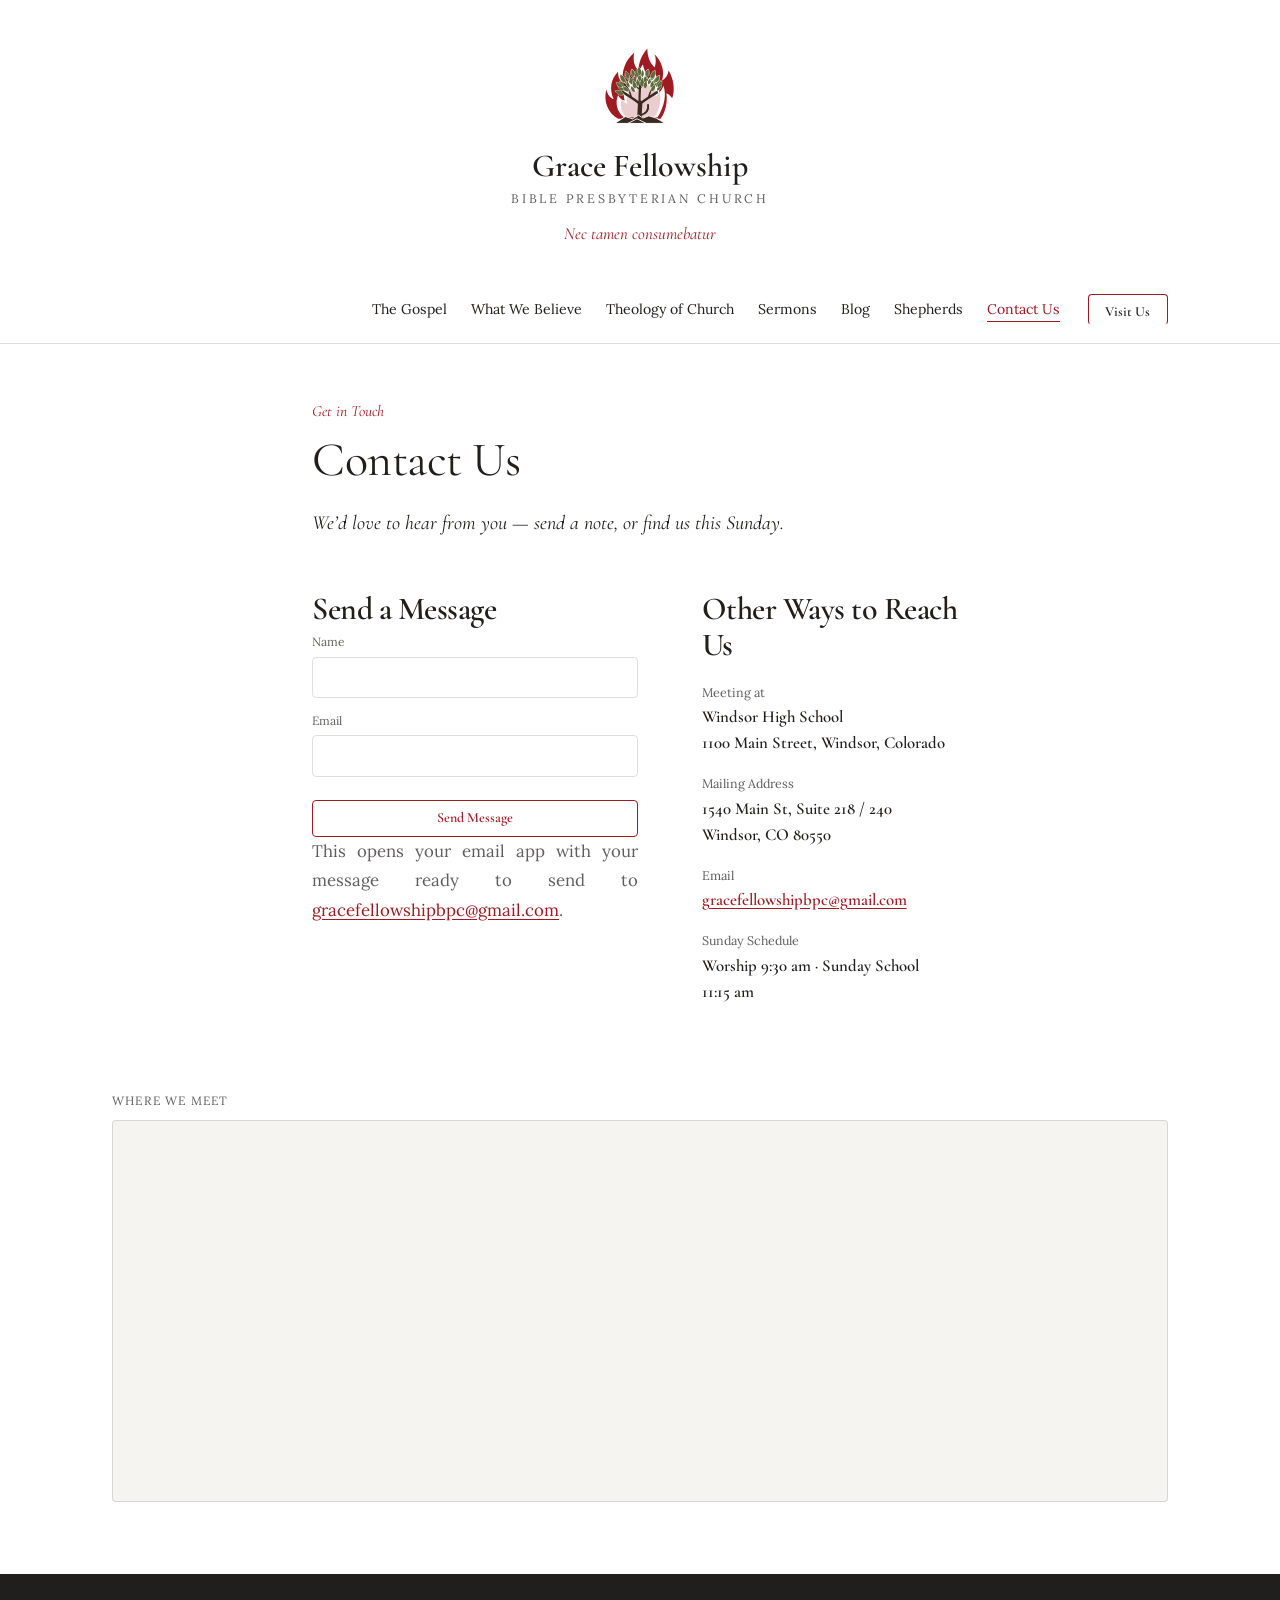
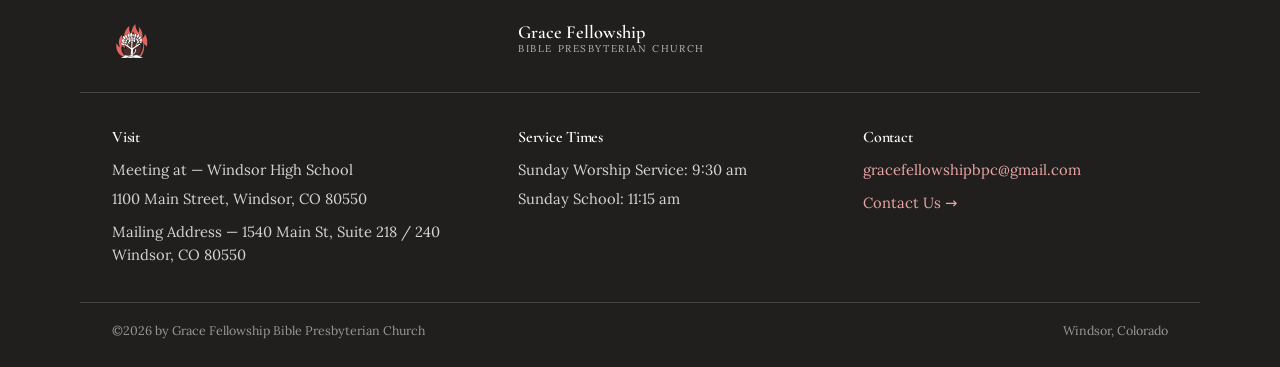
<file: contact.html>
<!DOCTYPE html>
<html lang="en">
<head>
<meta charset="UTF-8">
<meta name="viewport" content="width=device-width, initial-scale=1">
<title>Contact Us | Grace Fellowship Bible Presbyterian Church</title>
<meta name="description" content="Get in touch with Grace Fellowship Bible Presbyterian Church, Windsor, Colorado, and find where we meet on Sunday mornings.">
<link rel="stylesheet" href="styles.css">
<style>


  .max{max-width:1120px;margin:0 auto;padding:0 32px}
  .visually-hidden{position:absolute;width:1px;height:1px;overflow:hidden;clip:rect(0 0 0 0)}

    /* ---------- header: big splash morphs into the compact nav on scroll ---------- */
  *{overflow-anchor:none}
  header.site{position:sticky;top:0;z-index:40;background:var(--color-bg);border-bottom:1px solid var(--color-divider)}
  .header-expanded{
    text-align:center;padding:44px 0 30px;
    max-height:340px;opacity:1;overflow:hidden;
    transition:max-height .32s ease, opacity .22s ease, padding .32s ease;
  }
  .header-expanded .mark{margin:0 auto 16px;display:block}
  .header-expanded .brand-intro-name{font-family:var(--font-heading);font-weight:600;font-size:2rem;line-height:1.1}
  .header-expanded .brand-intro-sub{font-size:0.78rem;letter-spacing:0.22em;text-transform:uppercase;color:var(--color-neutral-700);margin-top:6px}
  .header-expanded .brand-intro-motto{font-family:var(--font-heading);font-style:italic;color:var(--color-accent);font-size:1.05rem;margin-top:12px}
  header.site.is-compact .header-expanded{max-height:0;opacity:0;padding:0}
  /* the compact nav row itself always stays visible/usable (nav links, burger, Visit
     button) — only its logo+wordmark crossfades in, so the brand isn't shown twice
     at once while the splash above is still expanded, but navigation never disappears */
  .header-compact .wordmark{opacity:0;transition:opacity .22s ease}
  header.site.is-compact .header-compact .wordmark{opacity:1}
  @media (max-width:640px){
    .header-expanded{padding:32px 0 22px}
    .header-expanded .brand-intro-name{font-size:1.6rem}
  }

  /* ---------- header ---------- */
  header.site{position:sticky;top:0;z-index:40;background:var(--color-bg);border-bottom:1px solid var(--color-divider)}
  .nav-row{display:flex;align-items:center;justify-content:space-between;padding:16px 32px;max-width:1120px;margin:0 auto;gap:24px}
  .wordmark{display:flex;align-items:center;gap:12px;text-decoration:none;color:var(--color-text);white-space:nowrap}
  .wordmark-name{display:flex;flex-direction:column;line-height:1.15}
  .wordmark-name .n1{font-family:var(--font-heading);font-weight:600;font-size:1.15rem}
  .wordmark-name .n2{font-size:0.62rem;letter-spacing:0.16em;text-transform:uppercase;color:var(--color-neutral-700)}
  nav.primary{display:flex;align-items:center;gap:28px}
  nav.primary ul{list-style:none;display:flex;gap:24px;margin:0;padding:0;font-size:0.88rem}
  nav.primary a{text-decoration:none;color:var(--color-text);border-bottom:1px solid transparent;padding-bottom:3px;transition:border-color .15s ease,color .15s ease}
  nav.primary a:hover,nav.primary a[aria-current='page']{border-color:var(--color-accent);color:var(--color-accent)}
  .nav-toggle{display:none}
  .burger{display:none}

  /* ---------- article ---------- */
  .article-hero{padding:56px 0 8px}
  .article-hero .max{max-width:720px}
  .kicker{font-family:var(--font-heading);font-style:italic;color:var(--color-accent);font-size:0.98rem;margin-bottom:10px;display:block}
  .article-hero h1{font-size:clamp(2rem,4vw,3rem)}
  .lede{font-family:var(--font-heading);font-style:italic;font-size:1.25rem;line-height:1.5;margin-top:20px;color:var(--color-text)}

  article.prose{padding:32px 0 72px}
  article.prose .max{max-width:720px}
  article.prose p{font-size:1.05rem;line-height:1.75;text-align:justify;hyphens:auto;margin:0 0 22px}
  article.prose a{text-decoration:underline}

  /* ---------- contact ---------- */
  .contact-grid{display:grid;grid-template-columns:1.1fr 0.9fr;gap:64px}
  .contact-info{margin-top:20px}
  .contact-info dt{font-size:0.78rem;color:var(--color-neutral-700);margin-top:18px}
  .contact-info dt:first-child{margin-top:0}
  .contact-info dd{margin:2px 0 0;font-family:var(--font-heading);font-weight:600;font-size:1.05rem}
  .honeypot-field{position:absolute;width:1px;height:1px;overflow:hidden;clip:rect(0 0 0 0);pointer-events:none}
  .form-note{font-size:0.82rem;color:var(--color-neutral-700);margin-top:10px}
  .form-status{font-size:0.9rem;margin-top:14px;display:none}
  .form-status.is-visible{display:block}
  .map-section{padding:0 0 72px}
  .embed-frame{border:1px solid var(--color-divider);border-radius:var(--radius-md);overflow:hidden;background:var(--color-surface)}
  .embed-label{font-size:12px;letter-spacing:0.1em;text-transform:uppercase;color:var(--color-neutral-700);margin-bottom:10px;display:block}
  @media (max-width:920px){
    .contact-grid{grid-template-columns:1fr;gap:36px}
  }


  /* ---------- accordion ---------- */
  .accordion-toolbar{display:flex;align-items:center;justify-content:space-between;gap:16px;flex-wrap:wrap;margin:36px 0 4px;padding-top:28px;border-top:1px solid var(--color-divider)}
  .read-time{font-size:0.85rem;color:var(--color-neutral-700)}
  .toolbar-btns{display:flex;gap:10px}
  .btn-sm{font-size:12px;padding:6px 14px}
  .accordion{margin-top:8px}
  details.section{border-bottom:1px solid var(--color-divider)}
  details.section summary{
    display:flex;align-items:baseline;gap:12px;cursor:pointer;list-style:none;
    padding:22px 0;font-family:var(--font-heading);font-weight:600;font-size:1.25rem;
  }
  details.section summary::-webkit-details-marker{display:none}
  details.section summary::marker{content:""}
  details.section .chevron{
    flex:none;color:var(--color-accent);font-size:0.8em;display:inline-block;
    transition:transform .15s ease;transform:rotate(0deg);
  }
  details.section[open] .chevron{transform:rotate(90deg)}
  details.section summary:hover .section-title{color:var(--color-accent)}
  details.section .section-body{padding:0 0 28px}
  details.section .section-body p:last-child{margin-bottom:0}

  blockquote.verse{margin:32px 0;padding:20px 0 20px 24px;border-left:2px solid var(--color-accent)}
  blockquote.verse p{font-family:var(--font-heading);font-style:italic;font-size:1.15rem;line-height:1.55;text-align:left;hyphens:none;margin:0 0 8px;color:var(--color-text)}
  blockquote.verse cite{display:block;font-style:normal;font-size:0.82rem}
  blockquote.verse cite a{color:var(--color-accent);text-decoration:none;border-bottom:1px solid var(--color-accent)}

  p.callout{text-align:center;font-family:var(--font-heading);font-style:italic;font-size:1.4rem;color:var(--color-accent);margin:36px 0}

  /* ---------- learn more ---------- */
  .learn{background:var(--color-surface);border-top:1px solid var(--color-divider);padding:64px 0 72px}
  .learn-grid{display:grid;grid-template-columns:repeat(2,1fr);gap:16px;margin-top:8px}
  .learn-grid .card ul{list-style:none;margin:8px 0 0;padding:0;font-size:13px}
  .learn-grid .card li{margin-bottom:6px}
  .learn-grid .card li a{text-decoration:underline}

  /* ---------- footer (shared with homepage) ---------- */
  footer.on-ink{background:var(--color-ink);color:var(--color-neutral-300);padding:48px 0 26px;font-size:0.92rem}
  footer .foot-top{display:flex;align-items:flex-start;gap:16px;margin-bottom:36px}
  footer .foot-top .wordmark-name .n1{color:#FFFFFF}
  footer .foot-top .wordmark-name .n2{color:var(--color-neutral-400)}
  footer .max{display:grid;grid-template-columns:1.2fr 1fr 1fr;gap:40px;padding-bottom:30px;border-bottom:1px solid color-mix(in srgb, #FFFFFF 16%, transparent)}
  footer h4{color:#FFFFFF;font-family:var(--font-heading);font-weight:600;font-size:1rem;margin-bottom:12px}
  footer p{margin:0 0 6px;color:var(--color-neutral-300)}
  footer a{color:var(--color-accent-300);text-decoration:none}
  footer a:hover{text-decoration:underline}
  .copyright{max-width:1120px;margin:18px auto 0;padding:0 32px;font-size:0.78rem;color:var(--color-neutral-500);display:flex;justify-content:space-between;flex-wrap:wrap;gap:8px}

  /* ---------- responsive ---------- */
  @media (max-width:1040px){
    nav.primary ul{display:none}
    .nav-toggle:checked ~ nav.primary ul{display:flex;flex-direction:column;gap:0;position:absolute;top:100%;left:0;right:0;background:var(--color-bg);border-bottom:1px solid var(--color-divider);padding:8px 32px 18px}
    nav.primary ul li{border-top:1px solid var(--color-divider)}
    nav.primary ul li:first-child{border-top:none}
    nav.primary ul li a{display:block;padding:12px 0}
    .burger{display:flex;align-items:center;justify-content:center;width:36px;height:36px;border:1px solid var(--color-text);cursor:pointer;flex:none}
    .nav-row{position:relative}
  }
  @media (max-width:920px){
    footer .max{grid-template-columns:1fr;gap:24px}
  }
  @media (max-width:640px){
    .learn-grid{grid-template-columns:1fr}
    article.prose p{text-align:left;hyphens:none}
  }
  @media (max-width:520px){
    .btn.header-visit{display:none}
  }
</style>
</head>
<body>

<header class="site">
  <div class="header-expanded">
    <div class="max">
    <svg viewBox="0 0 120 120" width="88" height="88" class="mark" style="display:block;overflow:visible" stroke-linecap="round" stroke-linejoin="round" aria-hidden="true" focusable="false">
        <path fill="#9E1B22" d="M30 102 C16 94 10 78 14 62 C16 70 20 74 24 75 C18 62 20 48 30 38 C30 46 33 51 37 53 C34 38 40 22 52 12 C50 24 53 32 58 36 C58 24 63 14 70 6 C70 18 74 26 80 32 C82 26 82 20 80 14 C90 24 94 38 90 50 C95 47 98 42 99 36 C106 48 108 62 104 74 C101 70 99 68 96 67 C98 80 94 94 88 102 Z"></path>
        <path fill="#FFFFFF" d="M38 100 C28 92 26 80 30 70 C33 75 36 77 39 77 C36 66 40 54 48 46 C48 52 50 56 54 58 C54 46 58 36 64 28 C66 38 70 44 76 48 C78 44 78 40 77 36 C84 44 88 56 86 66 C89 64 91 60 92 57 C96 68 94 84 84 100 Z"></path>
        <path fill="#9E1B22" fill-opacity="0.22" transform="translate(60 100) scale(0.82) translate(-60 -100)" d="M38 100 C28 92 26 80 30 70 C33 75 36 77 39 77 C36 66 40 54 48 46 C48 52 50 56 54 58 C54 46 58 36 64 28 C66 38 70 44 76 48 C78 44 78 40 77 36 C84 44 88 56 86 66 C89 64 91 60 92 57 C96 68 94 84 84 100 Z"></path>
        <g fill="none" stroke="#3B2A1F">
          <path stroke-width="6" d="M60 101 C58 93 61 87 60 80"></path>
          <path stroke-width="3.4" d="M60 82 C54 76 46 72 37 66"></path>
          <path stroke-width="3.4" d="M60 82 C66 76 74 72 83 66"></path>
          <path stroke-width="3" d="M60 84 C58 72 61 60 60 46"></path>
          <path stroke-width="2.6" d="M61 97 C68 95 72 90 71 83"></path>
          <path stroke-width="2" d="M48 72 C46 64 42 58 38 54"></path>
          <path stroke-width="2" d="M72 72 C74 64 78 58 82 54"></path>
          <path stroke-width="1.8" d="M60 62 C54 58 50 52 48 46"></path>
          <path stroke-width="1.8" d="M60 60 C66 56 70 50 72 44"></path>
        </g>
        <g fill="#5E6B3A" stroke="#FFFFFF" stroke-width="0.88" style="paint-order:stroke">
          <path transform="translate(52.8 65.6) rotate(-32) scale(0.80)" d="M0 0 C3.2 -3 3.4 -8 0 -12 C-3.4 -8 -3.2 -3 0 0 Z"></path>
          <path transform="translate(53.3 61.1) rotate(-10) scale(0.98)" d="M0 0 C3.2 -3 3.4 -8 0 -12 C-3.4 -8 -3.2 -3 0 0 Z"></path>
          <path transform="translate(57.3 58.1) rotate(-5) scale(0.86)" d="M0 0 C3.2 -3 3.4 -8 0 -12 C-3.4 -8 -3.2 -3 0 0 Z"></path>
          <path transform="translate(62.7 58.1) rotate(2) scale(1.04)" d="M0 0 C3.2 -3 3.4 -8 0 -12 C-3.4 -8 -3.2 -3 0 0 Z"></path>
          <path transform="translate(66.7 61.1) rotate(7) scale(0.92)" d="M0 0 C3.2 -3 3.4 -8 0 -12 C-3.4 -8 -3.2 -3 0 0 Z"></path>
          <path transform="translate(44.5 64.8) rotate(-49) scale(0.92)" d="M0 0 C3.2 -3 3.4 -8 0 -12 C-3.4 -8 -3.2 -3 0 0 Z"></path>
          <path transform="translate(45.4 59.5) rotate(-25) scale(0.80)" d="M0 0 C3.2 -3 3.4 -8 0 -12 C-3.4 -8 -3.2 -3 0 0 Z"></path>
          <path transform="translate(48.7 55.1) rotate(-20) scale(0.98)" d="M0 0 C3.2 -3 3.4 -8 0 -12 C-3.4 -8 -3.2 -3 0 0 Z"></path>
          <path transform="translate(53.9 52.0) rotate(-15) scale(0.86)" d="M0 0 C3.2 -3 3.4 -8 0 -12 C-3.4 -8 -3.2 -3 0 0 Z"></path>
          <path transform="translate(60.0 51.0) rotate(-9) scale(1.04)" d="M0 0 C3.2 -3 3.4 -8 0 -12 C-3.4 -8 -3.2 -3 0 0 Z"></path>
          <path transform="translate(66.1 52.0) rotate(18) scale(0.92)" d="M0 0 C3.2 -3 3.4 -8 0 -12 C-3.4 -8 -3.2 -3 0 0 Z"></path>
          <path transform="translate(71.3 55.1) rotate(23) scale(0.80)" d="M0 0 C3.2 -3 3.4 -8 0 -12 C-3.4 -8 -3.2 -3 0 0 Z"></path>
          <path transform="translate(74.6 59.5) rotate(28) scale(0.98)" d="M0 0 C3.2 -3 3.4 -8 0 -12 C-3.4 -8 -3.2 -3 0 0 Z"></path>
          <path transform="translate(75.5 64.8) rotate(31) scale(0.86)" d="M0 0 C3.2 -3 3.4 -8 0 -12 C-3.4 -8 -3.2 -3 0 0 Z"></path>
          <path transform="translate(37.8 69.0) rotate(-66) scale(1.04)" d="M0 0 C3.2 -3 3.4 -8 0 -12 C-3.4 -8 -3.2 -3 0 0 Z"></path>
          <path transform="translate(37.0 63.6) rotate(-42) scale(0.92)" d="M0 0 C3.2 -3 3.4 -8 0 -12 C-3.4 -8 -3.2 -3 0 0 Z"></path>
          <path transform="translate(38.0 58.3) rotate(-39) scale(0.80)" d="M0 0 C3.2 -3 3.4 -8 0 -12 C-3.4 -8 -3.2 -3 0 0 Z"></path>
          <path transform="translate(40.8 53.3) rotate(-36) scale(0.98)" d="M0 0 C3.2 -3 3.4 -8 0 -12 C-3.4 -8 -3.2 -3 0 0 Z"></path>
          <path transform="translate(45.1 49.3) rotate(-32) scale(0.86)" d="M0 0 C3.2 -3 3.4 -8 0 -12 C-3.4 -8 -3.2 -3 0 0 Z"></path>
          <path transform="translate(50.6 46.4) rotate(-7) scale(1.04)" d="M0 0 C3.2 -3 3.4 -8 0 -12 C-3.4 -8 -3.2 -3 0 0 Z"></path>
          <path transform="translate(56.8 44.9) rotate(-3) scale(0.92)" d="M0 0 C3.2 -3 3.4 -8 0 -12 C-3.4 -8 -3.2 -3 0 0 Z"></path>
          <path transform="translate(63.2 44.9) rotate(2) scale(0.80)" d="M0 0 C3.2 -3 3.4 -8 0 -12 C-3.4 -8 -3.2 -3 0 0 Z"></path>
          <path transform="translate(69.4 46.4) rotate(6) scale(0.98)" d="M0 0 C3.2 -3 3.4 -8 0 -12 C-3.4 -8 -3.2 -3 0 0 Z"></path>
          <path transform="translate(74.9 49.3) rotate(31) scale(0.86)" d="M0 0 C3.2 -3 3.4 -8 0 -12 C-3.4 -8 -3.2 -3 0 0 Z"></path>
          <path transform="translate(79.2 53.3) rotate(35) scale(1.04)" d="M0 0 C3.2 -3 3.4 -8 0 -12 C-3.4 -8 -3.2 -3 0 0 Z"></path>
          <path transform="translate(82.0 58.3) rotate(38) scale(0.92)" d="M0 0 C3.2 -3 3.4 -8 0 -12 C-3.4 -8 -3.2 -3 0 0 Z"></path>
          <path transform="translate(83.0 63.6) rotate(41) scale(0.80)" d="M0 0 C3.2 -3 3.4 -8 0 -12 C-3.4 -8 -3.2 -3 0 0 Z"></path>
          <path transform="translate(35.8 58.8) rotate(-54) scale(0.86)" d="M0 0 C3.2 -3 3.4 -8 0 -12 C-3.4 -8 -3.2 -3 0 0 Z"></path>
          <path transform="translate(39.1 52.5) rotate(-28) scale(1.04)" d="M0 0 C3.2 -3 3.4 -8 0 -12 C-3.4 -8 -3.2 -3 0 0 Z"></path>
          <path transform="translate(44.7 47.4) rotate(-22) scale(0.92)" d="M0 0 C3.2 -3 3.4 -8 0 -12 C-3.4 -8 -3.2 -3 0 0 Z"></path>
          <path transform="translate(51.9 44.1) rotate(-15) scale(0.80)" d="M0 0 C3.2 -3 3.4 -8 0 -12 C-3.4 -8 -3.2 -3 0 0 Z"></path>
          <path transform="translate(60.0 43.0) rotate(-9) scale(0.98)" d="M0 0 C3.2 -3 3.4 -8 0 -12 C-3.4 -8 -3.2 -3 0 0 Z"></path>
          <path transform="translate(68.1 44.1) rotate(18) scale(0.86)" d="M0 0 C3.2 -3 3.4 -8 0 -12 C-3.4 -8 -3.2 -3 0 0 Z"></path>
          <path transform="translate(75.3 47.4) rotate(25) scale(1.04)" d="M0 0 C3.2 -3 3.4 -8 0 -12 C-3.4 -8 -3.2 -3 0 0 Z"></path>
          <path transform="translate(80.9 52.5) rotate(31) scale(0.92)" d="M0 0 C3.2 -3 3.4 -8 0 -12 C-3.4 -8 -3.2 -3 0 0 Z"></path>
          <path transform="translate(84.2 58.8) rotate(36) scale(0.80)" d="M0 0 C3.2 -3 3.4 -8 0 -12 C-3.4 -8 -3.2 -3 0 0 Z"></path>
        </g>
        <path fill="#3B2A1F" stroke="#FFFFFF" stroke-width="1.2" d="M26 108 L40 99 L50 102 L58 97 L64 101 L72 98 L82 101 L94 108 Z"></path>
        <path fill="none" stroke="#FFFFFF" stroke-width="1.2" d="M44 108 L56 102 L68 108"></path>
      </svg>
    <div class="brand-intro-name">Grace Fellowship</div>
    <div class="brand-intro-sub">Bible Presbyterian Church</div>
    <div class="brand-intro-motto">Nec tamen consumebatur</div>
    </div>
  </div>
  <div class="header-compact">
  <div class="nav-row">
    <a class="wordmark" href="index.html">
      <svg viewBox="0 0 120 120" width="34" height="34" style="display:block;overflow:visible;flex:none" stroke-linecap="round" stroke-linejoin="round" aria-hidden="true" focusable="false">
        <path fill="#9E1B22" d="M30 102 C16 94 10 78 14 62 C16 70 20 74 24 75 C18 62 20 48 30 38 C30 46 33 51 37 53 C34 38 40 22 52 12 C50 24 53 32 58 36 C58 24 63 14 70 6 C70 18 74 26 80 32 C82 26 82 20 80 14 C90 24 94 38 90 50 C95 47 98 42 99 36 C106 48 108 62 104 74 C101 70 99 68 96 67 C98 80 94 94 88 102 Z"></path>
        <path fill="#FFFFFF" d="M38 100 C28 92 26 80 30 70 C33 75 36 77 39 77 C36 66 40 54 48 46 C48 52 50 56 54 58 C54 46 58 36 64 28 C66 38 70 44 76 48 C78 44 78 40 77 36 C84 44 88 56 86 66 C89 64 91 60 92 57 C96 68 94 84 84 100 Z"></path>
        <path fill="#9E1B22" fill-opacity="0.22" transform="translate(60 100) scale(0.82) translate(-60 -100)" d="M38 100 C28 92 26 80 30 70 C33 75 36 77 39 77 C36 66 40 54 48 46 C48 52 50 56 54 58 C54 46 58 36 64 28 C66 38 70 44 76 48 C78 44 78 40 77 36 C84 44 88 56 86 66 C89 64 91 60 92 57 C96 68 94 84 84 100 Z"></path>
        <g fill="none" stroke="#3B2A1F">
          <path stroke-width="6" d="M60 101 C58 93 61 87 60 80"></path>
          <path stroke-width="3.4" d="M60 82 C54 76 46 72 37 66"></path>
          <path stroke-width="3.4" d="M60 82 C66 76 74 72 83 66"></path>
          <path stroke-width="3" d="M60 84 C58 72 61 60 60 46"></path>
          <path stroke-width="2.6" d="M61 97 C68 95 72 90 71 83"></path>
          <path stroke-width="2" d="M48 72 C46 64 42 58 38 54"></path>
          <path stroke-width="2" d="M72 72 C74 64 78 58 82 54"></path>
          <path stroke-width="1.8" d="M60 62 C54 58 50 52 48 46"></path>
          <path stroke-width="1.8" d="M60 60 C66 56 70 50 72 44"></path>
        </g>
        <g fill="#5E6B3A" stroke="#FFFFFF" stroke-width="0.88" style="paint-order:stroke">
          <path transform="translate(52.8 65.6) rotate(-32) scale(0.80)" d="M0 0 C3.2 -3 3.4 -8 0 -12 C-3.4 -8 -3.2 -3 0 0 Z"></path>
          <path transform="translate(53.3 61.1) rotate(-10) scale(0.98)" d="M0 0 C3.2 -3 3.4 -8 0 -12 C-3.4 -8 -3.2 -3 0 0 Z"></path>
          <path transform="translate(57.3 58.1) rotate(-5) scale(0.86)" d="M0 0 C3.2 -3 3.4 -8 0 -12 C-3.4 -8 -3.2 -3 0 0 Z"></path>
          <path transform="translate(62.7 58.1) rotate(2) scale(1.04)" d="M0 0 C3.2 -3 3.4 -8 0 -12 C-3.4 -8 -3.2 -3 0 0 Z"></path>
          <path transform="translate(66.7 61.1) rotate(7) scale(0.92)" d="M0 0 C3.2 -3 3.4 -8 0 -12 C-3.4 -8 -3.2 -3 0 0 Z"></path>
          <path transform="translate(44.5 64.8) rotate(-49) scale(0.92)" d="M0 0 C3.2 -3 3.4 -8 0 -12 C-3.4 -8 -3.2 -3 0 0 Z"></path>
          <path transform="translate(45.4 59.5) rotate(-25) scale(0.80)" d="M0 0 C3.2 -3 3.4 -8 0 -12 C-3.4 -8 -3.2 -3 0 0 Z"></path>
          <path transform="translate(48.7 55.1) rotate(-20) scale(0.98)" d="M0 0 C3.2 -3 3.4 -8 0 -12 C-3.4 -8 -3.2 -3 0 0 Z"></path>
          <path transform="translate(53.9 52.0) rotate(-15) scale(0.86)" d="M0 0 C3.2 -3 3.4 -8 0 -12 C-3.4 -8 -3.2 -3 0 0 Z"></path>
          <path transform="translate(60.0 51.0) rotate(-9) scale(1.04)" d="M0 0 C3.2 -3 3.4 -8 0 -12 C-3.4 -8 -3.2 -3 0 0 Z"></path>
          <path transform="translate(66.1 52.0) rotate(18) scale(0.92)" d="M0 0 C3.2 -3 3.4 -8 0 -12 C-3.4 -8 -3.2 -3 0 0 Z"></path>
          <path transform="translate(71.3 55.1) rotate(23) scale(0.80)" d="M0 0 C3.2 -3 3.4 -8 0 -12 C-3.4 -8 -3.2 -3 0 0 Z"></path>
          <path transform="translate(74.6 59.5) rotate(28) scale(0.98)" d="M0 0 C3.2 -3 3.4 -8 0 -12 C-3.4 -8 -3.2 -3 0 0 Z"></path>
          <path transform="translate(75.5 64.8) rotate(31) scale(0.86)" d="M0 0 C3.2 -3 3.4 -8 0 -12 C-3.4 -8 -3.2 -3 0 0 Z"></path>
          <path transform="translate(37.8 69.0) rotate(-66) scale(1.04)" d="M0 0 C3.2 -3 3.4 -8 0 -12 C-3.4 -8 -3.2 -3 0 0 Z"></path>
          <path transform="translate(37.0 63.6) rotate(-42) scale(0.92)" d="M0 0 C3.2 -3 3.4 -8 0 -12 C-3.4 -8 -3.2 -3 0 0 Z"></path>
          <path transform="translate(38.0 58.3) rotate(-39) scale(0.80)" d="M0 0 C3.2 -3 3.4 -8 0 -12 C-3.4 -8 -3.2 -3 0 0 Z"></path>
          <path transform="translate(40.8 53.3) rotate(-36) scale(0.98)" d="M0 0 C3.2 -3 3.4 -8 0 -12 C-3.4 -8 -3.2 -3 0 0 Z"></path>
          <path transform="translate(45.1 49.3) rotate(-32) scale(0.86)" d="M0 0 C3.2 -3 3.4 -8 0 -12 C-3.4 -8 -3.2 -3 0 0 Z"></path>
          <path transform="translate(50.6 46.4) rotate(-7) scale(1.04)" d="M0 0 C3.2 -3 3.4 -8 0 -12 C-3.4 -8 -3.2 -3 0 0 Z"></path>
          <path transform="translate(56.8 44.9) rotate(-3) scale(0.92)" d="M0 0 C3.2 -3 3.4 -8 0 -12 C-3.4 -8 -3.2 -3 0 0 Z"></path>
          <path transform="translate(63.2 44.9) rotate(2) scale(0.80)" d="M0 0 C3.2 -3 3.4 -8 0 -12 C-3.4 -8 -3.2 -3 0 0 Z"></path>
          <path transform="translate(69.4 46.4) rotate(6) scale(0.98)" d="M0 0 C3.2 -3 3.4 -8 0 -12 C-3.4 -8 -3.2 -3 0 0 Z"></path>
          <path transform="translate(74.9 49.3) rotate(31) scale(0.86)" d="M0 0 C3.2 -3 3.4 -8 0 -12 C-3.4 -8 -3.2 -3 0 0 Z"></path>
          <path transform="translate(79.2 53.3) rotate(35) scale(1.04)" d="M0 0 C3.2 -3 3.4 -8 0 -12 C-3.4 -8 -3.2 -3 0 0 Z"></path>
          <path transform="translate(82.0 58.3) rotate(38) scale(0.92)" d="M0 0 C3.2 -3 3.4 -8 0 -12 C-3.4 -8 -3.2 -3 0 0 Z"></path>
          <path transform="translate(83.0 63.6) rotate(41) scale(0.80)" d="M0 0 C3.2 -3 3.4 -8 0 -12 C-3.4 -8 -3.2 -3 0 0 Z"></path>
          <path transform="translate(35.8 58.8) rotate(-54) scale(0.86)" d="M0 0 C3.2 -3 3.4 -8 0 -12 C-3.4 -8 -3.2 -3 0 0 Z"></path>
          <path transform="translate(39.1 52.5) rotate(-28) scale(1.04)" d="M0 0 C3.2 -3 3.4 -8 0 -12 C-3.4 -8 -3.2 -3 0 0 Z"></path>
          <path transform="translate(44.7 47.4) rotate(-22) scale(0.92)" d="M0 0 C3.2 -3 3.4 -8 0 -12 C-3.4 -8 -3.2 -3 0 0 Z"></path>
          <path transform="translate(51.9 44.1) rotate(-15) scale(0.80)" d="M0 0 C3.2 -3 3.4 -8 0 -12 C-3.4 -8 -3.2 -3 0 0 Z"></path>
          <path transform="translate(60.0 43.0) rotate(-9) scale(0.98)" d="M0 0 C3.2 -3 3.4 -8 0 -12 C-3.4 -8 -3.2 -3 0 0 Z"></path>
          <path transform="translate(68.1 44.1) rotate(18) scale(0.86)" d="M0 0 C3.2 -3 3.4 -8 0 -12 C-3.4 -8 -3.2 -3 0 0 Z"></path>
          <path transform="translate(75.3 47.4) rotate(25) scale(1.04)" d="M0 0 C3.2 -3 3.4 -8 0 -12 C-3.4 -8 -3.2 -3 0 0 Z"></path>
          <path transform="translate(80.9 52.5) rotate(31) scale(0.92)" d="M0 0 C3.2 -3 3.4 -8 0 -12 C-3.4 -8 -3.2 -3 0 0 Z"></path>
          <path transform="translate(84.2 58.8) rotate(36) scale(0.80)" d="M0 0 C3.2 -3 3.4 -8 0 -12 C-3.4 -8 -3.2 -3 0 0 Z"></path>
        </g>
        <path fill="#3B2A1F" stroke="#FFFFFF" stroke-width="1.2" d="M26 108 L40 99 L50 102 L58 97 L64 101 L72 98 L82 101 L94 108 Z"></path>
        <path fill="none" stroke="#FFFFFF" stroke-width="1.2" d="M44 108 L56 102 L68 108"></path>
      </svg>
      <span class="wordmark-name">
        <span class="n1">Grace Fellowship</span>
        <span class="n2">Bible Presbyterian Church</span>
      </span>
    </a>
    <input type="checkbox" id="nav-toggle" class="nav-toggle">
    <nav class="primary">
      <ul>
        <li><a href="gospel.html">The Gospel</a></li>
        <li><a href="what-we-believe.html">What We Believe</a></li>
        <li><a href="theology-of-church.html">Theology of Church</a></li>
        <li><a href="sermons.html">Sermons</a></li>
        <li><a href="https://www.gracefellowshipbpc.org/blog">Blog</a></li>
        <li><a href="https://www.gracefellowshipbpc.org/shepherds">Shepherds</a></li>
        <li><a href="contact.html" aria-current="page">Contact Us</a></li>
      </ul>
      <label class="burger" for="nav-toggle">
        <svg width="18" height="14" viewBox="0 0 18 14" fill="none" stroke="currentColor" stroke-width="1.6"><path d="M0 1h18M0 7h18M0 13h18"/></svg>
      </label>
      <a class="btn btn-primary header-visit" href="index.html#visit">Visit Us</a>
    </nav>
  </div>
  </div>
</header>

<script>
  (function () {
    var header = document.querySelector('header.site');
    if (!header) return;
    var threshold = 40;
    function onScroll() {
      if (window.scrollY > threshold) {
        header.classList.add('is-compact');
      } else {
        header.classList.remove('is-compact');
      }
    }
    onScroll();
    window.addEventListener('scroll', onScroll, { passive: true });
  })();
</script>


<main id="top">

  <div class="article-hero">
    <div class="max">
      <span class="kicker">Get in Touch</span>
      <h1 class="display">Contact Us</h1>
      <p class="lede">We’d love to hear from you &mdash; send a note, or find us this Sunday.</p>
    </div>
  </div>

  <article class="prose">
    <div class="max contact-grid">
      <div>
        <h2 style="margin-bottom:6px">Send a Message</h2>
        <form id="contact-form" novalidate>
          <div class="field">
            <label for="cf-name">Name</label>
            <input class="input" type="text" id="cf-name" name="name" autocomplete="name" required>
          </div>
          <div class="field">
            <label for="cf-email">Email</label>
            <input class="input" type="email" id="cf-email" name="email" autocomplete="email" required>
          </div>
          <!-- Honeypot: hidden from real visitors; a filled-in value means a bot filled the form. -->
          <div class="field honeypot-field" aria-hidden="true">
            <label for="cf-company">Company</label>
            <input class="input" type="text" id="cf-company" name="company" tabindex="-1" autocomplete="off">
          </div>
          <button type="submit" class="btn btn-primary btn-block">Send Message</button>
          <p class="form-note">This opens your email app with your message ready to send to <a href="mailto:gracefellowshipbpc@gmail.com">gracefellowshipbpc@gmail.com</a>.</p>
          <p class="form-status" id="cf-status"></p>
        </form>
      </div>

      <div>
        <h2 style="margin-bottom:6px">Other Ways to Reach Us</h2>
        <dl class="contact-info">
          <dt>Meeting at</dt>
          <dd>Windsor High School<br>1100 Main Street, Windsor, Colorado</dd>
          <dt>Mailing Address</dt>
          <dd>1540 Main St, Suite 218 / 240<br>Windsor, CO 80550</dd>
          <dt>Email</dt>
          <dd><a href="mailto:gracefellowshipbpc@gmail.com">gracefellowshipbpc@gmail.com</a></dd>
          <dt>Sunday Schedule</dt>
          <dd>Worship 9:30&nbsp;am &middot; Sunday School 11:15&nbsp;am</dd>
        </dl>
      </div>
    </div>
  </article>

  <section class="map-section">
    <div class="max">
      <span class="embed-label">Where We Meet</span>
      <div class="embed-frame">
        <iframe title="Map to Windsor High School, 1100 Main Street, Windsor, Colorado" width="100%" height="380" style="display:block;border:0" loading="lazy" src="https://maps.google.com/maps?q=Windsor+High+School,+1100+Main+St,+Windsor,+CO+80550&output=embed"></iframe>
      </div>
    </div>
  </section>

</main>

<footer class="on-ink">
  <div class="max foot-top">
    <svg viewBox="0 0 120 120" width="40" height="40" style="display:block;overflow:visible;flex:none" stroke-linecap="round" stroke-linejoin="round" aria-hidden="true" focusable="false">
      <path fill="#E0655F" d="M30 102 C16 94 10 78 14 62 C16 70 20 74 24 75 C18 62 20 48 30 38 C30 46 33 51 37 53 C34 38 40 22 52 12 C50 24 53 32 58 36 C58 24 63 14 70 6 C70 18 74 26 80 32 C82 26 82 20 80 14 C90 24 94 38 90 50 C95 47 98 42 99 36 C106 48 108 62 104 74 C101 70 99 68 96 67 C98 80 94 94 88 102 Z"></path>
      <path fill="#211F1D" d="M38 100 C28 92 26 80 30 70 C33 75 36 77 39 77 C36 66 40 54 48 46 C48 52 50 56 54 58 C54 46 58 36 64 28 C66 38 70 44 76 48 C78 44 78 40 77 36 C84 44 88 56 86 66 C89 64 91 60 92 57 C96 68 94 84 84 100 Z"></path>
      <path fill="#E0655F" fill-opacity="0.22" transform="translate(60 100) scale(0.82) translate(-60 -100)" d="M38 100 C28 92 26 80 30 70 C33 75 36 77 39 77 C36 66 40 54 48 46 C48 52 50 56 54 58 C54 46 58 36 64 28 C66 38 70 44 76 48 C78 44 78 40 77 36 C84 44 88 56 86 66 C89 64 91 60 92 57 C96 68 94 84 84 100 Z"></path>
      <g fill="none" stroke="#FFFFFF">
        <path stroke-width="6" d="M60 101 C58 93 61 87 60 80"></path>
        <path stroke-width="3.4" d="M60 82 C54 76 46 72 37 66"></path>
        <path stroke-width="3.4" d="M60 82 C66 76 74 72 83 66"></path>
        <path stroke-width="3" d="M60 84 C58 72 61 60 60 46"></path>
        <path stroke-width="2.6" d="M61 97 C68 95 72 90 71 83"></path>
        <path stroke-width="2" d="M48 72 C46 64 42 58 38 54"></path>
        <path stroke-width="2" d="M72 72 C74 64 78 58 82 54"></path>
        <path stroke-width="1.8" d="M60 62 C54 58 50 52 48 46"></path>
        <path stroke-width="1.8" d="M60 60 C66 56 70 50 72 44"></path>
      </g>
      <g fill="#FFFFFF" stroke="#211F1D" stroke-width="0.99" style="paint-order:stroke">
        <path transform="translate(52.8 65.6) rotate(-32) scale(0.80)" d="M0 0 C3.2 -3 3.4 -8 0 -12 C-3.4 -8 -3.2 -3 0 0 Z"></path>
        <path transform="translate(53.3 61.1) rotate(-10) scale(0.98)" d="M0 0 C3.2 -3 3.4 -8 0 -12 C-3.4 -8 -3.2 -3 0 0 Z"></path>
        <path transform="translate(57.3 58.1) rotate(-5) scale(0.86)" d="M0 0 C3.2 -3 3.4 -8 0 -12 C-3.4 -8 -3.2 -3 0 0 Z"></path>
        <path transform="translate(62.7 58.1) rotate(2) scale(1.04)" d="M0 0 C3.2 -3 3.4 -8 0 -12 C-3.4 -8 -3.2 -3 0 0 Z"></path>
        <path transform="translate(66.7 61.1) rotate(7) scale(0.92)" d="M0 0 C3.2 -3 3.4 -8 0 -12 C-3.4 -8 -3.2 -3 0 0 Z"></path>
        <path transform="translate(44.5 64.8) rotate(-49) scale(0.92)" d="M0 0 C3.2 -3 3.4 -8 0 -12 C-3.4 -8 -3.2 -3 0 0 Z"></path>
        <path transform="translate(45.4 59.5) rotate(-25) scale(0.80)" d="M0 0 C3.2 -3 3.4 -8 0 -12 C-3.4 -8 -3.2 -3 0 0 Z"></path>
        <path transform="translate(48.7 55.1) rotate(-20) scale(0.98)" d="M0 0 C3.2 -3 3.4 -8 0 -12 C-3.4 -8 -3.2 -3 0 0 Z"></path>
        <path transform="translate(53.9 52.0) rotate(-15) scale(0.86)" d="M0 0 C3.2 -3 3.4 -8 0 -12 C-3.4 -8 -3.2 -3 0 0 Z"></path>
        <path transform="translate(60.0 51.0) rotate(-9) scale(1.04)" d="M0 0 C3.2 -3 3.4 -8 0 -12 C-3.4 -8 -3.2 -3 0 0 Z"></path>
        <path transform="translate(66.1 52.0) rotate(18) scale(0.92)" d="M0 0 C3.2 -3 3.4 -8 0 -12 C-3.4 -8 -3.2 -3 0 0 Z"></path>
        <path transform="translate(71.3 55.1) rotate(23) scale(0.80)" d="M0 0 C3.2 -3 3.4 -8 0 -12 C-3.4 -8 -3.2 -3 0 0 Z"></path>
        <path transform="translate(74.6 59.5) rotate(28) scale(0.98)" d="M0 0 C3.2 -3 3.4 -8 0 -12 C-3.4 -8 -3.2 -3 0 0 Z"></path>
        <path transform="translate(75.5 64.8) rotate(31) scale(0.86)" d="M0 0 C3.2 -3 3.4 -8 0 -12 C-3.4 -8 -3.2 -3 0 0 Z"></path>
        <path transform="translate(37.8 69.0) rotate(-66) scale(1.04)" d="M0 0 C3.2 -3 3.4 -8 0 -12 C-3.4 -8 -3.2 -3 0 0 Z"></path>
        <path transform="translate(37.0 63.6) rotate(-42) scale(0.92)" d="M0 0 C3.2 -3 3.4 -8 0 -12 C-3.4 -8 -3.2 -3 0 0 Z"></path>
        <path transform="translate(38.0 58.3) rotate(-39) scale(0.80)" d="M0 0 C3.2 -3 3.4 -8 0 -12 C-3.4 -8 -3.2 -3 0 0 Z"></path>
        <path transform="translate(40.8 53.3) rotate(-36) scale(0.98)" d="M0 0 C3.2 -3 3.4 -8 0 -12 C-3.4 -8 -3.2 -3 0 0 Z"></path>
        <path transform="translate(45.1 49.3) rotate(-32) scale(0.86)" d="M0 0 C3.2 -3 3.4 -8 0 -12 C-3.4 -8 -3.2 -3 0 0 Z"></path>
        <path transform="translate(50.6 46.4) rotate(-7) scale(1.04)" d="M0 0 C3.2 -3 3.4 -8 0 -12 C-3.4 -8 -3.2 -3 0 0 Z"></path>
        <path transform="translate(56.8 44.9) rotate(-3) scale(0.92)" d="M0 0 C3.2 -3 3.4 -8 0 -12 C-3.4 -8 -3.2 -3 0 0 Z"></path>
        <path transform="translate(63.2 44.9) rotate(2) scale(0.80)" d="M0 0 C3.2 -3 3.4 -8 0 -12 C-3.4 -8 -3.2 -3 0 0 Z"></path>
        <path transform="translate(69.4 46.4) rotate(6) scale(0.98)" d="M0 0 C3.2 -3 3.4 -8 0 -12 C-3.4 -8 -3.2 -3 0 0 Z"></path>
        <path transform="translate(74.9 49.3) rotate(31) scale(0.86)" d="M0 0 C3.2 -3 3.4 -8 0 -12 C-3.4 -8 -3.2 -3 0 0 Z"></path>
        <path transform="translate(79.2 53.3) rotate(35) scale(1.04)" d="M0 0 C3.2 -3 3.4 -8 0 -12 C-3.4 -8 -3.2 -3 0 0 Z"></path>
        <path transform="translate(82.0 58.3) rotate(38) scale(0.92)" d="M0 0 C3.2 -3 3.4 -8 0 -12 C-3.4 -8 -3.2 -3 0 0 Z"></path>
        <path transform="translate(83.0 63.6) rotate(41) scale(0.80)" d="M0 0 C3.2 -3 3.4 -8 0 -12 C-3.4 -8 -3.2 -3 0 0 Z"></path>
        <path transform="translate(35.8 58.8) rotate(-54) scale(0.86)" d="M0 0 C3.2 -3 3.4 -8 0 -12 C-3.4 -8 -3.2 -3 0 0 Z"></path>
        <path transform="translate(39.1 52.5) rotate(-28) scale(1.04)" d="M0 0 C3.2 -3 3.4 -8 0 -12 C-3.4 -8 -3.2 -3 0 0 Z"></path>
        <path transform="translate(44.7 47.4) rotate(-22) scale(0.92)" d="M0 0 C3.2 -3 3.4 -8 0 -12 C-3.4 -8 -3.2 -3 0 0 Z"></path>
        <path transform="translate(51.9 44.1) rotate(-15) scale(0.80)" d="M0 0 C3.2 -3 3.4 -8 0 -12 C-3.4 -8 -3.2 -3 0 0 Z"></path>
        <path transform="translate(60.0 43.0) rotate(-9) scale(0.98)" d="M0 0 C3.2 -3 3.4 -8 0 -12 C-3.4 -8 -3.2 -3 0 0 Z"></path>
        <path transform="translate(68.1 44.1) rotate(18) scale(0.86)" d="M0 0 C3.2 -3 3.4 -8 0 -12 C-3.4 -8 -3.2 -3 0 0 Z"></path>
        <path transform="translate(75.3 47.4) rotate(25) scale(1.04)" d="M0 0 C3.2 -3 3.4 -8 0 -12 C-3.4 -8 -3.2 -3 0 0 Z"></path>
        <path transform="translate(80.9 52.5) rotate(31) scale(0.92)" d="M0 0 C3.2 -3 3.4 -8 0 -12 C-3.4 -8 -3.2 -3 0 0 Z"></path>
        <path transform="translate(84.2 58.8) rotate(36) scale(0.80)" d="M0 0 C3.2 -3 3.4 -8 0 -12 C-3.4 -8 -3.2 -3 0 0 Z"></path>
      </g>
      <path fill="#FFFFFF" stroke="#211F1D" stroke-width="1.2" d="M26 108 L40 99 L50 102 L58 97 L64 101 L72 98 L82 101 L94 108 Z"></path>
      <path fill="none" stroke="#211F1D" stroke-width="1.2" d="M44 108 L56 102 L68 108"></path>
    </svg>
    <span class="wordmark-name">
      <span class="n1">Grace Fellowship</span>
      <span class="n2">Bible Presbyterian Church</span>
    </span>
  </div>
  <div class="max">
    <div>
      <h4>Visit</h4>
      <p>Meeting at &mdash; Windsor High School</p>
      <p>1100 Main Street, Windsor, CO 80550</p>
      <p style="margin-top:10px">Mailing Address &mdash; 1540 Main St, Suite 218 / 240<br>Windsor, CO 80550</p>
    </div>
    <div>
      <h4>Service Times</h4>
      <p>Sunday Worship Service: 9:30&nbsp;am</p>
      <p>Sunday School: 11:15&nbsp;am</p>
    </div>
    <div>
      <h4>Contact</h4>
      <p><a href="mailto:gracefellowshipbpc@gmail.com">gracefellowshipbpc@gmail.com</a></p>
      <p style="margin-top:10px"><a href="contact.html">Contact Us &rarr;</a></p>
    </div>
  </div>
  <div class="copyright">
    <span>&copy;2026 by Grace Fellowship Bible Presbyterian Church</span>
    <span>Windsor, Colorado</span>
  </div>
</footer>

<script>
  (function () {
    var form = document.getElementById('contact-form');
    var status = document.getElementById('cf-status');
    if (!form) return;
    form.addEventListener('submit', function (e) {
      e.preventDefault();
      var honeypot = form.elements['company'];
      if (honeypot && honeypot.value.trim() !== '') {
        return; // likely a bot; do nothing
      }
      var name = form.elements['name'].value.trim();
      var email = form.elements['email'].value.trim();
      if (!name || !email) return;
      var subject = encodeURIComponent('Website Contact Form');
      var body = encodeURIComponent('Name: ' + name + '\nEmail: ' + email + '\n\n');
      window.location.href = 'mailto:gracefellowshipbpc@gmail.com?subject=' + subject + '&body=' + body;
      status.textContent = 'Opening your email app… if nothing happens, email us directly at gracefellowshipbpc@gmail.com.';
      status.className = 'form-status is-visible';
    });
  })();
</script>

</body>
</html>
</file>
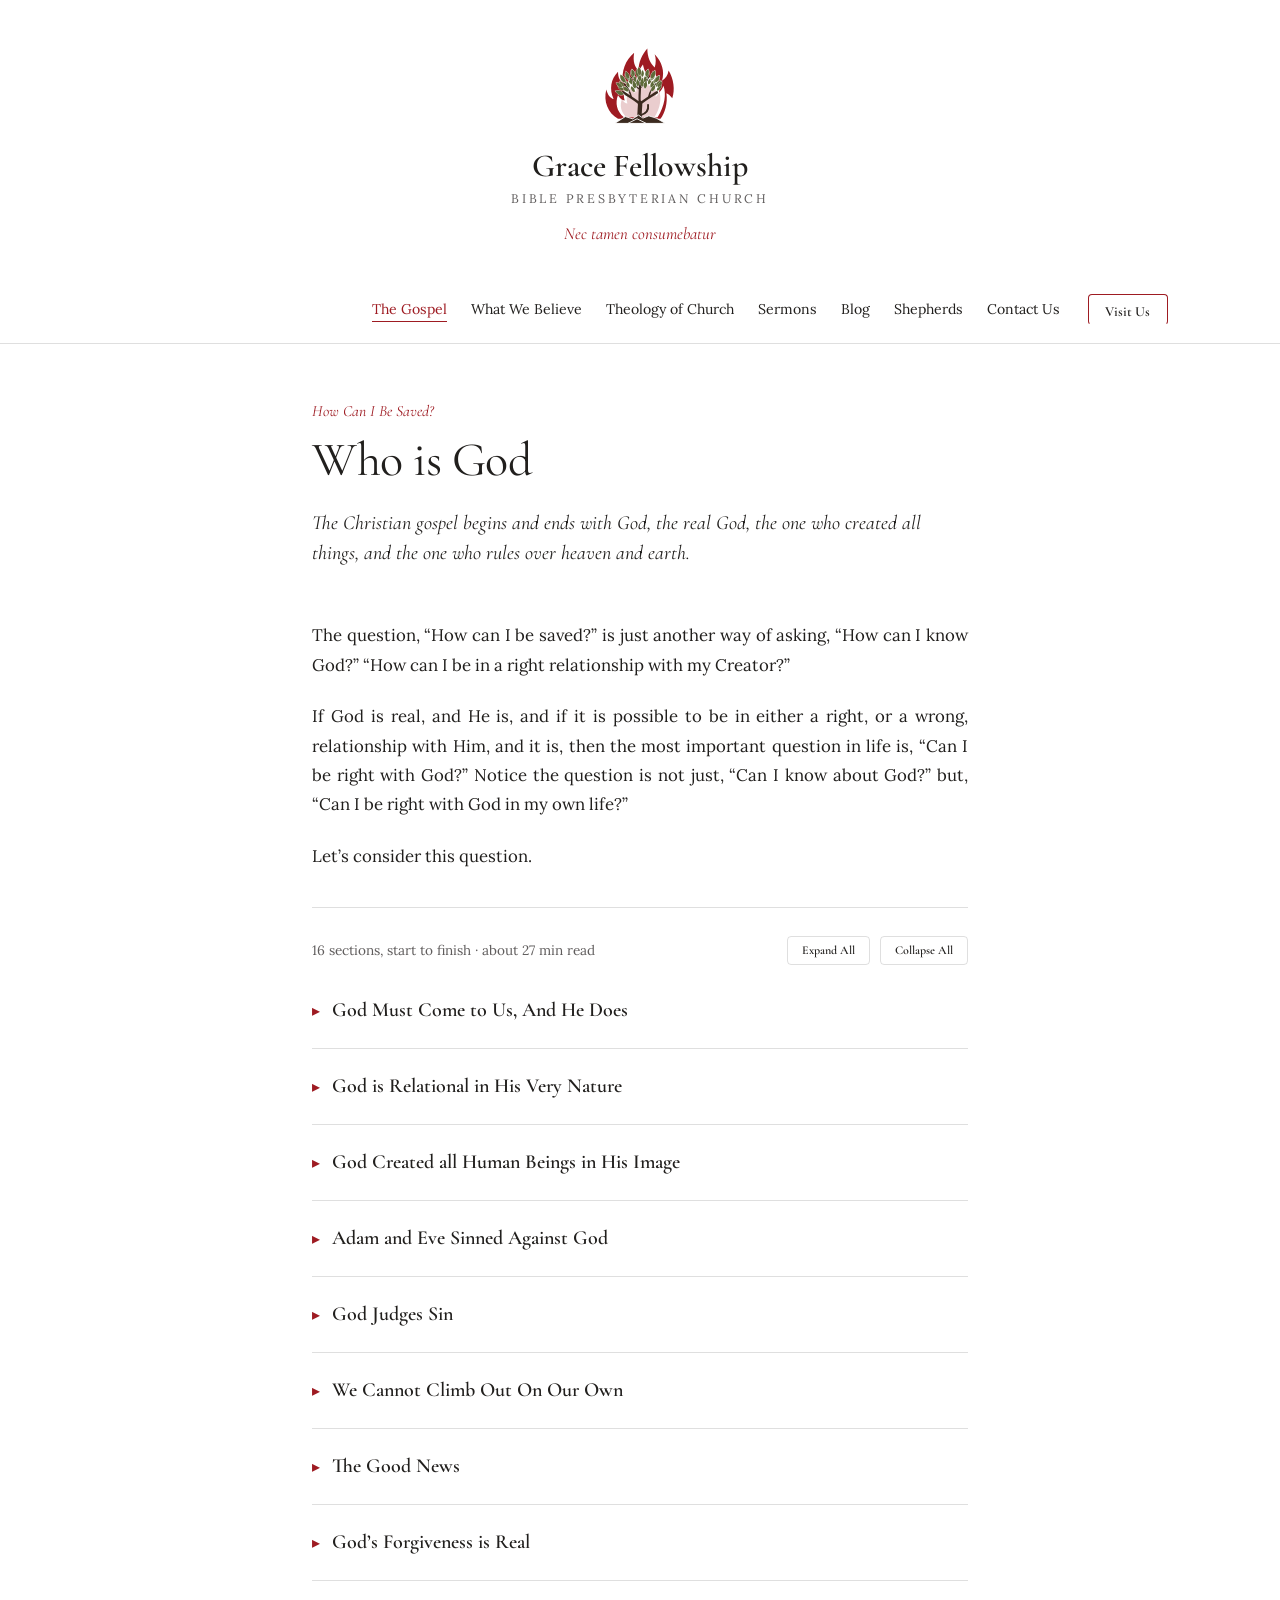
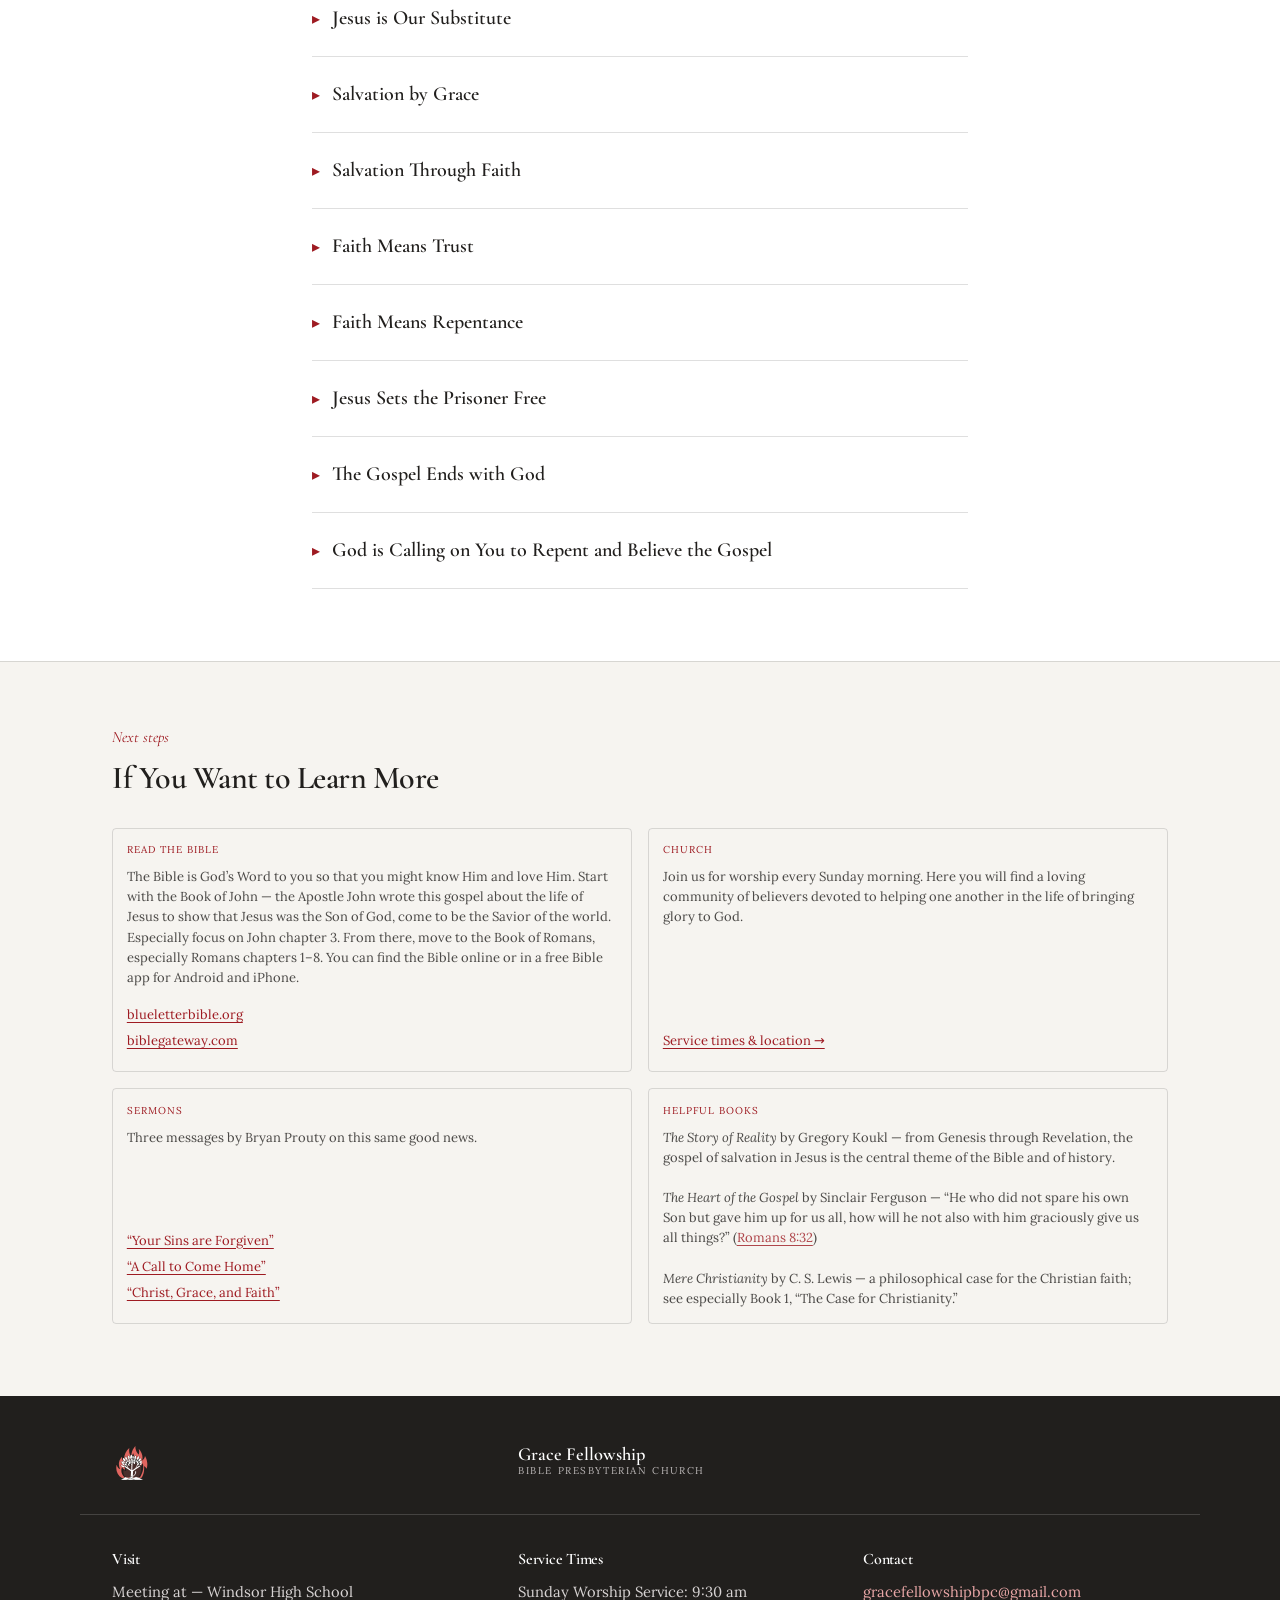
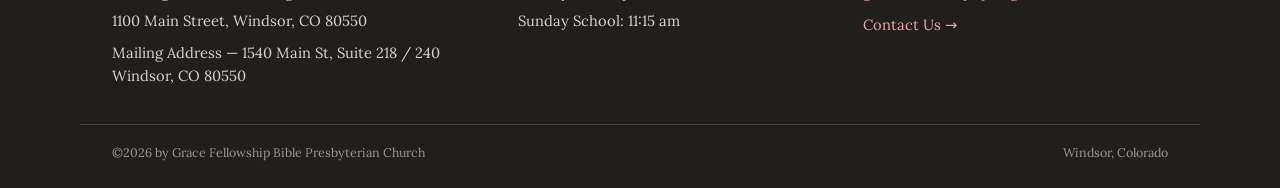
<file: gospel.html>
<!DOCTYPE html>
<html lang="en">
<head>
<meta charset="UTF-8">
<meta name="viewport" content="width=device-width, initial-scale=1">
<title>The Gospel | Grace Fellowship Bible Presbyterian Church</title>
<meta name="description" content="The Christian gospel begins and ends with God — who He is, why we need saving, and how Jesus saves. From Grace Fellowship Bible Presbyterian Church, Windsor, Colorado.">
<link rel="stylesheet" href="styles.css">
<style>

  .max{max-width:1120px;margin:0 auto;padding:0 32px}
  .visually-hidden{position:absolute;width:1px;height:1px;overflow:hidden;clip:rect(0 0 0 0)}

    /* ---------- header: big splash morphs into the compact nav on scroll ---------- */
  *{overflow-anchor:none}
  header.site{position:sticky;top:0;z-index:40;background:var(--color-bg);border-bottom:1px solid var(--color-divider)}
  .header-expanded{
    text-align:center;padding:44px 0 30px;
    max-height:340px;opacity:1;overflow:hidden;
    transition:max-height .32s ease, opacity .22s ease, padding .32s ease;
  }
  .header-expanded .mark{margin:0 auto 16px;display:block}
  .header-expanded .brand-intro-name{font-family:var(--font-heading);font-weight:600;font-size:2rem;line-height:1.1}
  .header-expanded .brand-intro-sub{font-size:0.78rem;letter-spacing:0.22em;text-transform:uppercase;color:var(--color-neutral-700);margin-top:6px}
  .header-expanded .brand-intro-motto{font-family:var(--font-heading);font-style:italic;color:var(--color-accent);font-size:1.05rem;margin-top:12px}
  header.site.is-compact .header-expanded{max-height:0;opacity:0;padding:0}
  /* the compact nav row itself always stays visible/usable (nav links, burger, Visit
     button) — only its logo+wordmark crossfades in, so the brand isn't shown twice
     at once while the splash above is still expanded, but navigation never disappears */
  .header-compact .wordmark{opacity:0;transition:opacity .22s ease}
  header.site.is-compact .header-compact .wordmark{opacity:1}
  @media (max-width:640px){
    .header-expanded{padding:32px 0 22px}
    .header-expanded .brand-intro-name{font-size:1.6rem}
  }

  /* ---------- header ---------- */
  header.site{position:sticky;top:0;z-index:40;background:var(--color-bg);border-bottom:1px solid var(--color-divider)}
  .nav-row{display:flex;align-items:center;justify-content:space-between;padding:16px 32px;max-width:1120px;margin:0 auto;gap:24px}
  .wordmark{display:flex;align-items:center;gap:12px;text-decoration:none;color:var(--color-text);white-space:nowrap}
  .wordmark-name{display:flex;flex-direction:column;line-height:1.15}
  .wordmark-name .n1{font-family:var(--font-heading);font-weight:600;font-size:1.15rem}
  .wordmark-name .n2{font-size:0.62rem;letter-spacing:0.16em;text-transform:uppercase;color:var(--color-neutral-700)}
  nav.primary{display:flex;align-items:center;gap:28px}
  nav.primary ul{list-style:none;display:flex;gap:24px;margin:0;padding:0;font-size:0.88rem}
  nav.primary a{text-decoration:none;color:var(--color-text);border-bottom:1px solid transparent;padding-bottom:3px;transition:border-color .15s ease,color .15s ease}
  nav.primary a:hover,nav.primary a[aria-current='page']{border-color:var(--color-accent);color:var(--color-accent)}
  .nav-toggle{display:none}
  .burger{display:none}

  /* ---------- article ---------- */
  .article-hero{padding:56px 0 8px}
  .article-hero .max{max-width:720px}
  .kicker{font-family:var(--font-heading);font-style:italic;color:var(--color-accent);font-size:0.98rem;margin-bottom:10px;display:block}
  .article-hero h1{font-size:clamp(2rem,4vw,3rem)}
  .lede{font-family:var(--font-heading);font-style:italic;font-size:1.25rem;line-height:1.5;margin-top:20px;color:var(--color-text)}

  article.prose{padding:32px 0 72px}
  article.prose .max{max-width:720px}
  article.prose p{font-size:1.05rem;line-height:1.75;text-align:justify;hyphens:auto;margin:0 0 22px}
  article.prose a{text-decoration:underline}

  /* ---------- accordion ---------- */
  .accordion-toolbar{display:flex;align-items:center;justify-content:space-between;gap:16px;flex-wrap:wrap;margin:36px 0 4px;padding-top:28px;border-top:1px solid var(--color-divider)}
  .read-time{font-size:0.85rem;color:var(--color-neutral-700)}
  .toolbar-btns{display:flex;gap:10px}
  .btn-sm{font-size:12px;padding:6px 14px}
  .accordion{margin-top:8px}
  details.section{border-bottom:1px solid var(--color-divider)}
  details.section summary{
    display:flex;align-items:baseline;gap:12px;cursor:pointer;list-style:none;
    padding:22px 0;font-family:var(--font-heading);font-weight:600;font-size:1.25rem;
  }
  details.section summary::-webkit-details-marker{display:none}
  details.section summary::marker{content:""}
  details.section .chevron{
    flex:none;color:var(--color-accent);font-size:0.8em;display:inline-block;
    transition:transform .15s ease;transform:rotate(0deg);
  }
  details.section[open] .chevron{transform:rotate(90deg)}
  details.section summary:hover .section-title{color:var(--color-accent)}
  details.section .section-body{padding:0 0 28px}
  details.section .section-body p:last-child{margin-bottom:0}

  blockquote.verse{margin:32px 0;padding:20px 0 20px 24px;border-left:2px solid var(--color-accent)}
  blockquote.verse p{font-family:var(--font-heading);font-style:italic;font-size:1.15rem;line-height:1.55;text-align:left;hyphens:none;margin:0 0 8px;color:var(--color-text)}
  blockquote.verse cite{display:block;font-style:normal;font-size:0.82rem}
  blockquote.verse cite a{color:var(--color-accent);text-decoration:none;border-bottom:1px solid var(--color-accent)}

  p.callout{text-align:center;font-family:var(--font-heading);font-style:italic;font-size:1.4rem;color:var(--color-accent);margin:36px 0}

  /* ---------- learn more ---------- */
  .learn{background:var(--color-surface);border-top:1px solid var(--color-divider);padding:64px 0 72px}
  .learn-grid{display:grid;grid-template-columns:repeat(2,1fr);gap:16px;margin-top:8px}
  .learn-grid .card ul{list-style:none;margin:8px 0 0;padding:0;font-size:13px}
  .learn-grid .card li{margin-bottom:6px}
  .learn-grid .card li a{text-decoration:underline}

  /* ---------- footer (shared with homepage) ---------- */
  footer.on-ink{background:var(--color-ink);color:var(--color-neutral-300);padding:48px 0 26px;font-size:0.92rem}
  footer .foot-top{display:flex;align-items:flex-start;gap:16px;margin-bottom:36px}
  footer .foot-top .wordmark-name .n1{color:#FFFFFF}
  footer .foot-top .wordmark-name .n2{color:var(--color-neutral-400)}
  footer .max{display:grid;grid-template-columns:1.2fr 1fr 1fr;gap:40px;padding-bottom:30px;border-bottom:1px solid color-mix(in srgb, #FFFFFF 16%, transparent)}
  footer h4{color:#FFFFFF;font-family:var(--font-heading);font-weight:600;font-size:1rem;margin-bottom:12px}
  footer p{margin:0 0 6px;color:var(--color-neutral-300)}
  footer a{color:var(--color-accent-300);text-decoration:none}
  footer a:hover{text-decoration:underline}
  .copyright{max-width:1120px;margin:18px auto 0;padding:0 32px;font-size:0.78rem;color:var(--color-neutral-500);display:flex;justify-content:space-between;flex-wrap:wrap;gap:8px}

  /* ---------- responsive ---------- */
  @media (max-width:1040px){
    nav.primary ul{display:none}
    .nav-toggle:checked ~ nav.primary ul{display:flex;flex-direction:column;gap:0;position:absolute;top:100%;left:0;right:0;background:var(--color-bg);border-bottom:1px solid var(--color-divider);padding:8px 32px 18px}
    nav.primary ul li{border-top:1px solid var(--color-divider)}
    nav.primary ul li:first-child{border-top:none}
    nav.primary ul li a{display:block;padding:12px 0}
    .burger{display:flex;align-items:center;justify-content:center;width:36px;height:36px;border:1px solid var(--color-text);cursor:pointer;flex:none}
    .nav-row{position:relative}
  }
  @media (max-width:920px){
    footer .max{grid-template-columns:1fr;gap:24px}
  }
  @media (max-width:640px){
    .learn-grid{grid-template-columns:1fr}
    article.prose p{text-align:left;hyphens:none}
  }
  @media (max-width:520px){
    .btn.header-visit{display:none}
  }
</style>
</head>
<body>

<header class="site">
  <div class="header-expanded">
    <div class="max">
    <svg viewBox="0 0 120 120" width="88" height="88" class="mark" style="display:block;overflow:visible" stroke-linecap="round" stroke-linejoin="round" aria-hidden="true" focusable="false">
        <path fill="#9E1B22" d="M30 102 C16 94 10 78 14 62 C16 70 20 74 24 75 C18 62 20 48 30 38 C30 46 33 51 37 53 C34 38 40 22 52 12 C50 24 53 32 58 36 C58 24 63 14 70 6 C70 18 74 26 80 32 C82 26 82 20 80 14 C90 24 94 38 90 50 C95 47 98 42 99 36 C106 48 108 62 104 74 C101 70 99 68 96 67 C98 80 94 94 88 102 Z"></path>
        <path fill="#FFFFFF" d="M38 100 C28 92 26 80 30 70 C33 75 36 77 39 77 C36 66 40 54 48 46 C48 52 50 56 54 58 C54 46 58 36 64 28 C66 38 70 44 76 48 C78 44 78 40 77 36 C84 44 88 56 86 66 C89 64 91 60 92 57 C96 68 94 84 84 100 Z"></path>
        <path fill="#9E1B22" fill-opacity="0.22" transform="translate(60 100) scale(0.82) translate(-60 -100)" d="M38 100 C28 92 26 80 30 70 C33 75 36 77 39 77 C36 66 40 54 48 46 C48 52 50 56 54 58 C54 46 58 36 64 28 C66 38 70 44 76 48 C78 44 78 40 77 36 C84 44 88 56 86 66 C89 64 91 60 92 57 C96 68 94 84 84 100 Z"></path>
        <g fill="none" stroke="#3B2A1F">
          <path stroke-width="6" d="M60 101 C58 93 61 87 60 80"></path>
          <path stroke-width="3.4" d="M60 82 C54 76 46 72 37 66"></path>
          <path stroke-width="3.4" d="M60 82 C66 76 74 72 83 66"></path>
          <path stroke-width="3" d="M60 84 C58 72 61 60 60 46"></path>
          <path stroke-width="2.6" d="M61 97 C68 95 72 90 71 83"></path>
          <path stroke-width="2" d="M48 72 C46 64 42 58 38 54"></path>
          <path stroke-width="2" d="M72 72 C74 64 78 58 82 54"></path>
          <path stroke-width="1.8" d="M60 62 C54 58 50 52 48 46"></path>
          <path stroke-width="1.8" d="M60 60 C66 56 70 50 72 44"></path>
        </g>
        <g fill="#5E6B3A" stroke="#FFFFFF" stroke-width="0.88" style="paint-order:stroke">
          <path transform="translate(52.8 65.6) rotate(-32) scale(0.80)" d="M0 0 C3.2 -3 3.4 -8 0 -12 C-3.4 -8 -3.2 -3 0 0 Z"></path>
          <path transform="translate(53.3 61.1) rotate(-10) scale(0.98)" d="M0 0 C3.2 -3 3.4 -8 0 -12 C-3.4 -8 -3.2 -3 0 0 Z"></path>
          <path transform="translate(57.3 58.1) rotate(-5) scale(0.86)" d="M0 0 C3.2 -3 3.4 -8 0 -12 C-3.4 -8 -3.2 -3 0 0 Z"></path>
          <path transform="translate(62.7 58.1) rotate(2) scale(1.04)" d="M0 0 C3.2 -3 3.4 -8 0 -12 C-3.4 -8 -3.2 -3 0 0 Z"></path>
          <path transform="translate(66.7 61.1) rotate(7) scale(0.92)" d="M0 0 C3.2 -3 3.4 -8 0 -12 C-3.4 -8 -3.2 -3 0 0 Z"></path>
          <path transform="translate(44.5 64.8) rotate(-49) scale(0.92)" d="M0 0 C3.2 -3 3.4 -8 0 -12 C-3.4 -8 -3.2 -3 0 0 Z"></path>
          <path transform="translate(45.4 59.5) rotate(-25) scale(0.80)" d="M0 0 C3.2 -3 3.4 -8 0 -12 C-3.4 -8 -3.2 -3 0 0 Z"></path>
          <path transform="translate(48.7 55.1) rotate(-20) scale(0.98)" d="M0 0 C3.2 -3 3.4 -8 0 -12 C-3.4 -8 -3.2 -3 0 0 Z"></path>
          <path transform="translate(53.9 52.0) rotate(-15) scale(0.86)" d="M0 0 C3.2 -3 3.4 -8 0 -12 C-3.4 -8 -3.2 -3 0 0 Z"></path>
          <path transform="translate(60.0 51.0) rotate(-9) scale(1.04)" d="M0 0 C3.2 -3 3.4 -8 0 -12 C-3.4 -8 -3.2 -3 0 0 Z"></path>
          <path transform="translate(66.1 52.0) rotate(18) scale(0.92)" d="M0 0 C3.2 -3 3.4 -8 0 -12 C-3.4 -8 -3.2 -3 0 0 Z"></path>
          <path transform="translate(71.3 55.1) rotate(23) scale(0.80)" d="M0 0 C3.2 -3 3.4 -8 0 -12 C-3.4 -8 -3.2 -3 0 0 Z"></path>
          <path transform="translate(74.6 59.5) rotate(28) scale(0.98)" d="M0 0 C3.2 -3 3.4 -8 0 -12 C-3.4 -8 -3.2 -3 0 0 Z"></path>
          <path transform="translate(75.5 64.8) rotate(31) scale(0.86)" d="M0 0 C3.2 -3 3.4 -8 0 -12 C-3.4 -8 -3.2 -3 0 0 Z"></path>
          <path transform="translate(37.8 69.0) rotate(-66) scale(1.04)" d="M0 0 C3.2 -3 3.4 -8 0 -12 C-3.4 -8 -3.2 -3 0 0 Z"></path>
          <path transform="translate(37.0 63.6) rotate(-42) scale(0.92)" d="M0 0 C3.2 -3 3.4 -8 0 -12 C-3.4 -8 -3.2 -3 0 0 Z"></path>
          <path transform="translate(38.0 58.3) rotate(-39) scale(0.80)" d="M0 0 C3.2 -3 3.4 -8 0 -12 C-3.4 -8 -3.2 -3 0 0 Z"></path>
          <path transform="translate(40.8 53.3) rotate(-36) scale(0.98)" d="M0 0 C3.2 -3 3.4 -8 0 -12 C-3.4 -8 -3.2 -3 0 0 Z"></path>
          <path transform="translate(45.1 49.3) rotate(-32) scale(0.86)" d="M0 0 C3.2 -3 3.4 -8 0 -12 C-3.4 -8 -3.2 -3 0 0 Z"></path>
          <path transform="translate(50.6 46.4) rotate(-7) scale(1.04)" d="M0 0 C3.2 -3 3.4 -8 0 -12 C-3.4 -8 -3.2 -3 0 0 Z"></path>
          <path transform="translate(56.8 44.9) rotate(-3) scale(0.92)" d="M0 0 C3.2 -3 3.4 -8 0 -12 C-3.4 -8 -3.2 -3 0 0 Z"></path>
          <path transform="translate(63.2 44.9) rotate(2) scale(0.80)" d="M0 0 C3.2 -3 3.4 -8 0 -12 C-3.4 -8 -3.2 -3 0 0 Z"></path>
          <path transform="translate(69.4 46.4) rotate(6) scale(0.98)" d="M0 0 C3.2 -3 3.4 -8 0 -12 C-3.4 -8 -3.2 -3 0 0 Z"></path>
          <path transform="translate(74.9 49.3) rotate(31) scale(0.86)" d="M0 0 C3.2 -3 3.4 -8 0 -12 C-3.4 -8 -3.2 -3 0 0 Z"></path>
          <path transform="translate(79.2 53.3) rotate(35) scale(1.04)" d="M0 0 C3.2 -3 3.4 -8 0 -12 C-3.4 -8 -3.2 -3 0 0 Z"></path>
          <path transform="translate(82.0 58.3) rotate(38) scale(0.92)" d="M0 0 C3.2 -3 3.4 -8 0 -12 C-3.4 -8 -3.2 -3 0 0 Z"></path>
          <path transform="translate(83.0 63.6) rotate(41) scale(0.80)" d="M0 0 C3.2 -3 3.4 -8 0 -12 C-3.4 -8 -3.2 -3 0 0 Z"></path>
          <path transform="translate(35.8 58.8) rotate(-54) scale(0.86)" d="M0 0 C3.2 -3 3.4 -8 0 -12 C-3.4 -8 -3.2 -3 0 0 Z"></path>
          <path transform="translate(39.1 52.5) rotate(-28) scale(1.04)" d="M0 0 C3.2 -3 3.4 -8 0 -12 C-3.4 -8 -3.2 -3 0 0 Z"></path>
          <path transform="translate(44.7 47.4) rotate(-22) scale(0.92)" d="M0 0 C3.2 -3 3.4 -8 0 -12 C-3.4 -8 -3.2 -3 0 0 Z"></path>
          <path transform="translate(51.9 44.1) rotate(-15) scale(0.80)" d="M0 0 C3.2 -3 3.4 -8 0 -12 C-3.4 -8 -3.2 -3 0 0 Z"></path>
          <path transform="translate(60.0 43.0) rotate(-9) scale(0.98)" d="M0 0 C3.2 -3 3.4 -8 0 -12 C-3.4 -8 -3.2 -3 0 0 Z"></path>
          <path transform="translate(68.1 44.1) rotate(18) scale(0.86)" d="M0 0 C3.2 -3 3.4 -8 0 -12 C-3.4 -8 -3.2 -3 0 0 Z"></path>
          <path transform="translate(75.3 47.4) rotate(25) scale(1.04)" d="M0 0 C3.2 -3 3.4 -8 0 -12 C-3.4 -8 -3.2 -3 0 0 Z"></path>
          <path transform="translate(80.9 52.5) rotate(31) scale(0.92)" d="M0 0 C3.2 -3 3.4 -8 0 -12 C-3.4 -8 -3.2 -3 0 0 Z"></path>
          <path transform="translate(84.2 58.8) rotate(36) scale(0.80)" d="M0 0 C3.2 -3 3.4 -8 0 -12 C-3.4 -8 -3.2 -3 0 0 Z"></path>
        </g>
        <path fill="#3B2A1F" stroke="#FFFFFF" stroke-width="1.2" d="M26 108 L40 99 L50 102 L58 97 L64 101 L72 98 L82 101 L94 108 Z"></path>
        <path fill="none" stroke="#FFFFFF" stroke-width="1.2" d="M44 108 L56 102 L68 108"></path>
      </svg>
    <div class="brand-intro-name">Grace Fellowship</div>
    <div class="brand-intro-sub">Bible Presbyterian Church</div>
    <div class="brand-intro-motto">Nec tamen consumebatur</div>
    </div>
  </div>
  <div class="header-compact">
  <div class="nav-row">
    <a class="wordmark" href="index.html">
      <svg viewBox="0 0 120 120" width="34" height="34" style="display:block;overflow:visible;flex:none" stroke-linecap="round" stroke-linejoin="round" aria-hidden="true" focusable="false">
        <path fill="#9E1B22" d="M30 102 C16 94 10 78 14 62 C16 70 20 74 24 75 C18 62 20 48 30 38 C30 46 33 51 37 53 C34 38 40 22 52 12 C50 24 53 32 58 36 C58 24 63 14 70 6 C70 18 74 26 80 32 C82 26 82 20 80 14 C90 24 94 38 90 50 C95 47 98 42 99 36 C106 48 108 62 104 74 C101 70 99 68 96 67 C98 80 94 94 88 102 Z"></path>
        <path fill="#FFFFFF" d="M38 100 C28 92 26 80 30 70 C33 75 36 77 39 77 C36 66 40 54 48 46 C48 52 50 56 54 58 C54 46 58 36 64 28 C66 38 70 44 76 48 C78 44 78 40 77 36 C84 44 88 56 86 66 C89 64 91 60 92 57 C96 68 94 84 84 100 Z"></path>
        <path fill="#9E1B22" fill-opacity="0.22" transform="translate(60 100) scale(0.82) translate(-60 -100)" d="M38 100 C28 92 26 80 30 70 C33 75 36 77 39 77 C36 66 40 54 48 46 C48 52 50 56 54 58 C54 46 58 36 64 28 C66 38 70 44 76 48 C78 44 78 40 77 36 C84 44 88 56 86 66 C89 64 91 60 92 57 C96 68 94 84 84 100 Z"></path>
        <g fill="none" stroke="#3B2A1F">
          <path stroke-width="6" d="M60 101 C58 93 61 87 60 80"></path>
          <path stroke-width="3.4" d="M60 82 C54 76 46 72 37 66"></path>
          <path stroke-width="3.4" d="M60 82 C66 76 74 72 83 66"></path>
          <path stroke-width="3" d="M60 84 C58 72 61 60 60 46"></path>
          <path stroke-width="2.6" d="M61 97 C68 95 72 90 71 83"></path>
          <path stroke-width="2" d="M48 72 C46 64 42 58 38 54"></path>
          <path stroke-width="2" d="M72 72 C74 64 78 58 82 54"></path>
          <path stroke-width="1.8" d="M60 62 C54 58 50 52 48 46"></path>
          <path stroke-width="1.8" d="M60 60 C66 56 70 50 72 44"></path>
        </g>
        <g fill="#5E6B3A" stroke="#FFFFFF" stroke-width="0.88" style="paint-order:stroke">
          <path transform="translate(52.8 65.6) rotate(-32) scale(0.80)" d="M0 0 C3.2 -3 3.4 -8 0 -12 C-3.4 -8 -3.2 -3 0 0 Z"></path>
          <path transform="translate(53.3 61.1) rotate(-10) scale(0.98)" d="M0 0 C3.2 -3 3.4 -8 0 -12 C-3.4 -8 -3.2 -3 0 0 Z"></path>
          <path transform="translate(57.3 58.1) rotate(-5) scale(0.86)" d="M0 0 C3.2 -3 3.4 -8 0 -12 C-3.4 -8 -3.2 -3 0 0 Z"></path>
          <path transform="translate(62.7 58.1) rotate(2) scale(1.04)" d="M0 0 C3.2 -3 3.4 -8 0 -12 C-3.4 -8 -3.2 -3 0 0 Z"></path>
          <path transform="translate(66.7 61.1) rotate(7) scale(0.92)" d="M0 0 C3.2 -3 3.4 -8 0 -12 C-3.4 -8 -3.2 -3 0 0 Z"></path>
          <path transform="translate(44.5 64.8) rotate(-49) scale(0.92)" d="M0 0 C3.2 -3 3.4 -8 0 -12 C-3.4 -8 -3.2 -3 0 0 Z"></path>
          <path transform="translate(45.4 59.5) rotate(-25) scale(0.80)" d="M0 0 C3.2 -3 3.4 -8 0 -12 C-3.4 -8 -3.2 -3 0 0 Z"></path>
          <path transform="translate(48.7 55.1) rotate(-20) scale(0.98)" d="M0 0 C3.2 -3 3.4 -8 0 -12 C-3.4 -8 -3.2 -3 0 0 Z"></path>
          <path transform="translate(53.9 52.0) rotate(-15) scale(0.86)" d="M0 0 C3.2 -3 3.4 -8 0 -12 C-3.4 -8 -3.2 -3 0 0 Z"></path>
          <path transform="translate(60.0 51.0) rotate(-9) scale(1.04)" d="M0 0 C3.2 -3 3.4 -8 0 -12 C-3.4 -8 -3.2 -3 0 0 Z"></path>
          <path transform="translate(66.1 52.0) rotate(18) scale(0.92)" d="M0 0 C3.2 -3 3.4 -8 0 -12 C-3.4 -8 -3.2 -3 0 0 Z"></path>
          <path transform="translate(71.3 55.1) rotate(23) scale(0.80)" d="M0 0 C3.2 -3 3.4 -8 0 -12 C-3.4 -8 -3.2 -3 0 0 Z"></path>
          <path transform="translate(74.6 59.5) rotate(28) scale(0.98)" d="M0 0 C3.2 -3 3.4 -8 0 -12 C-3.4 -8 -3.2 -3 0 0 Z"></path>
          <path transform="translate(75.5 64.8) rotate(31) scale(0.86)" d="M0 0 C3.2 -3 3.4 -8 0 -12 C-3.4 -8 -3.2 -3 0 0 Z"></path>
          <path transform="translate(37.8 69.0) rotate(-66) scale(1.04)" d="M0 0 C3.2 -3 3.4 -8 0 -12 C-3.4 -8 -3.2 -3 0 0 Z"></path>
          <path transform="translate(37.0 63.6) rotate(-42) scale(0.92)" d="M0 0 C3.2 -3 3.4 -8 0 -12 C-3.4 -8 -3.2 -3 0 0 Z"></path>
          <path transform="translate(38.0 58.3) rotate(-39) scale(0.80)" d="M0 0 C3.2 -3 3.4 -8 0 -12 C-3.4 -8 -3.2 -3 0 0 Z"></path>
          <path transform="translate(40.8 53.3) rotate(-36) scale(0.98)" d="M0 0 C3.2 -3 3.4 -8 0 -12 C-3.4 -8 -3.2 -3 0 0 Z"></path>
          <path transform="translate(45.1 49.3) rotate(-32) scale(0.86)" d="M0 0 C3.2 -3 3.4 -8 0 -12 C-3.4 -8 -3.2 -3 0 0 Z"></path>
          <path transform="translate(50.6 46.4) rotate(-7) scale(1.04)" d="M0 0 C3.2 -3 3.4 -8 0 -12 C-3.4 -8 -3.2 -3 0 0 Z"></path>
          <path transform="translate(56.8 44.9) rotate(-3) scale(0.92)" d="M0 0 C3.2 -3 3.4 -8 0 -12 C-3.4 -8 -3.2 -3 0 0 Z"></path>
          <path transform="translate(63.2 44.9) rotate(2) scale(0.80)" d="M0 0 C3.2 -3 3.4 -8 0 -12 C-3.4 -8 -3.2 -3 0 0 Z"></path>
          <path transform="translate(69.4 46.4) rotate(6) scale(0.98)" d="M0 0 C3.2 -3 3.4 -8 0 -12 C-3.4 -8 -3.2 -3 0 0 Z"></path>
          <path transform="translate(74.9 49.3) rotate(31) scale(0.86)" d="M0 0 C3.2 -3 3.4 -8 0 -12 C-3.4 -8 -3.2 -3 0 0 Z"></path>
          <path transform="translate(79.2 53.3) rotate(35) scale(1.04)" d="M0 0 C3.2 -3 3.4 -8 0 -12 C-3.4 -8 -3.2 -3 0 0 Z"></path>
          <path transform="translate(82.0 58.3) rotate(38) scale(0.92)" d="M0 0 C3.2 -3 3.4 -8 0 -12 C-3.4 -8 -3.2 -3 0 0 Z"></path>
          <path transform="translate(83.0 63.6) rotate(41) scale(0.80)" d="M0 0 C3.2 -3 3.4 -8 0 -12 C-3.4 -8 -3.2 -3 0 0 Z"></path>
          <path transform="translate(35.8 58.8) rotate(-54) scale(0.86)" d="M0 0 C3.2 -3 3.4 -8 0 -12 C-3.4 -8 -3.2 -3 0 0 Z"></path>
          <path transform="translate(39.1 52.5) rotate(-28) scale(1.04)" d="M0 0 C3.2 -3 3.4 -8 0 -12 C-3.4 -8 -3.2 -3 0 0 Z"></path>
          <path transform="translate(44.7 47.4) rotate(-22) scale(0.92)" d="M0 0 C3.2 -3 3.4 -8 0 -12 C-3.4 -8 -3.2 -3 0 0 Z"></path>
          <path transform="translate(51.9 44.1) rotate(-15) scale(0.80)" d="M0 0 C3.2 -3 3.4 -8 0 -12 C-3.4 -8 -3.2 -3 0 0 Z"></path>
          <path transform="translate(60.0 43.0) rotate(-9) scale(0.98)" d="M0 0 C3.2 -3 3.4 -8 0 -12 C-3.4 -8 -3.2 -3 0 0 Z"></path>
          <path transform="translate(68.1 44.1) rotate(18) scale(0.86)" d="M0 0 C3.2 -3 3.4 -8 0 -12 C-3.4 -8 -3.2 -3 0 0 Z"></path>
          <path transform="translate(75.3 47.4) rotate(25) scale(1.04)" d="M0 0 C3.2 -3 3.4 -8 0 -12 C-3.4 -8 -3.2 -3 0 0 Z"></path>
          <path transform="translate(80.9 52.5) rotate(31) scale(0.92)" d="M0 0 C3.2 -3 3.4 -8 0 -12 C-3.4 -8 -3.2 -3 0 0 Z"></path>
          <path transform="translate(84.2 58.8) rotate(36) scale(0.80)" d="M0 0 C3.2 -3 3.4 -8 0 -12 C-3.4 -8 -3.2 -3 0 0 Z"></path>
        </g>
        <path fill="#3B2A1F" stroke="#FFFFFF" stroke-width="1.2" d="M26 108 L40 99 L50 102 L58 97 L64 101 L72 98 L82 101 L94 108 Z"></path>
        <path fill="none" stroke="#FFFFFF" stroke-width="1.2" d="M44 108 L56 102 L68 108"></path>
      </svg>
      <span class="wordmark-name">
        <span class="n1">Grace Fellowship</span>
        <span class="n2">Bible Presbyterian Church</span>
      </span>
    </a>
    <input type="checkbox" id="nav-toggle" class="nav-toggle">
    <nav class="primary">
      <ul>
        <li><a href="gospel.html" aria-current="page">The Gospel</a></li>
        <li><a href="what-we-believe.html">What We Believe</a></li>
        <li><a href="theology-of-church.html">Theology of Church</a></li>
        <li><a href="sermons.html">Sermons</a></li>
        <li><a href="https://www.gracefellowshipbpc.org/blog">Blog</a></li>
        <li><a href="shepherds.html">Shepherds</a></li>
        <li><a href="contact.html">Contact Us</a></li>
      </ul>
      <label class="burger" for="nav-toggle">
        <svg width="18" height="14" viewBox="0 0 18 14" fill="none" stroke="currentColor" stroke-width="1.6"><path d="M0 1h18M0 7h18M0 13h18"/></svg>
      </label>
      <a class="btn btn-primary header-visit" href="index.html#visit">Visit Us</a>
    </nav>
  </div>
  </div>
</header>

<script>
  (function () {
    var header = document.querySelector('header.site');
    if (!header) return;
    var threshold = 40;
    function onScroll() {
      if (window.scrollY > threshold) {
        header.classList.add('is-compact');
      } else {
        header.classList.remove('is-compact');
      }
    }
    onScroll();
    window.addEventListener('scroll', onScroll, { passive: true });
  })();
</script>


<main id="top">

  <div class="article-hero">
    <div class="max">
      <span class="kicker">How Can I Be Saved?</span>
      <h1 class="display">Who is God</h1>
      <p class="lede">The Christian gospel begins and ends with God, the real God, the one who created all things, and the one who rules over heaven and earth.</p>
    </div>
  </div>

  <article class="prose">
    <div class="max">

      <p>The question, &ldquo;How can I be saved?&rdquo; is just another way of asking, &ldquo;How can I know God?&rdquo; &ldquo;How can I be in a right relationship with my Creator?&rdquo;</p>
      <p>If God is real, and He is, and if it is possible to be in either a right, or a wrong, relationship with Him, and it is, then the most important question in life is, &ldquo;Can I be right with God?&rdquo; Notice the question is not just, &ldquo;Can I know about God?&rdquo; but, &ldquo;Can I be right with God in my own life?&rdquo;</p>
      <p>Let&rsquo;s consider this question.</p>

      <div class="accordion-toolbar">
        <span class="read-time">16 sections, start to finish &middot; about 27 min read</span>
        <div class="toolbar-btns">
          <button type="button" class="btn btn-secondary btn-sm" data-accordion-action="expand">Expand All</button>
          <button type="button" class="btn btn-secondary btn-sm" data-accordion-action="collapse">Collapse All</button>
        </div>
      </div>

      <div class="accordion" id="gospel-accordion">
      <details class="section">
        <summary><span class="chevron" aria-hidden="true">&#9656;</span><span class="section-title">God Must Come to Us, And He Does</span></summary>
        <div class="section-body">
      <p>To begin, we need to know something about God. You and I live in the created universe. It means we live in three dimensions constrained by time. But God created the three dimensions and time. He is outside and above the universe. In other words, we can&rsquo;t get out, but God can get in. This means that if we are to know about God and actually know God, He must come to us. If we are to love God, and experience His love in our life, He must come to us. And if we are ever to be right with our God, He must come to us.</p>
      <p>Thus, the gospel begins with this, God has come to us.</p>
      <blockquote class="verse">
        <p>Long ago, at many times and in many ways, God spoke to our fathers by the prophets, but in these last days he has spoken to us by his Son, whom he appointed the heir of all things, through whom also he created the world. He is the radiance of the glory of God and the exact imprint of his nature, and he upholds the universe by the word of his power.</p>
        <cite><a href="https://www.biblegateway.com/passage/?search=Hebrews+1%3A1-3&amp;version=ESV" target="_blank" rel="noopener">Hebrews 1:1&ndash;3</a></cite>
      </blockquote>
      <p>This Bible verse tells us that God has come to us. He has revealed Himself to human beings by speaking the words written in the Bible and by sending His Son, Jesus, to us as a man. The very God who created all things has spoken to people on this earth. In fact, God has not only spoken to us, but He came to live among us for a time.</p>

        </div>
      </details>
      <details class="section">
        <summary><span class="chevron" aria-hidden="true">&#9656;</span><span class="section-title">God is Relational in His Very Nature</span></summary>
        <div class="section-body">
      <p>Because God has spoken to us in the Bible, when we want to know God and be right with Him, we turn to the Bible.</p>
      <p>The first thing we need to know about God is that He is a &ldquo;Trinity.&rdquo; This is just a word to tell us that, in one sense, God is very different from human beings for God is three persons in one God. There is one and only one God, but He is complex beyond our simple understanding. In human terms, He is three persons in one God and each person is fully God, yet they are, together, one God. God Himself tells us that the three persons are the Father, the Son, and the Holy Spirit.</p>
      <p>Let me tell you why I start with the difficult idea of the Trinity &mdash; because it is fundamental to our ability to actually know God.</p>
      <p>You see, even before God created the universe, God existed. He was before time, outside of time, and outside of space. In this state, the Father has always loved the Son and the Holy Spirit, the Son has always loved the Father and the Holy Spirit, and the Holy Spirit has always loved the Father and the Son. The point is this: God is relational in His very nature. God did not need to create people as an object of His love in order to love. Love is intrinsic to God. This is why the Bible tells us that &ldquo;God is Love&rdquo; (<a href="https://www.biblegateway.com/passage/?search=1+John+4%3A7&amp;version=ESV" target="_blank" rel="noopener">1 John 4:7</a>). Not just that God loves, but that the essence of love comes from who He is.</p>
      <p>Now here is something amazing. When God created human beings, the Bible says He created us &ldquo;in His image.&rdquo;</p>
      <blockquote class="verse">
        <p>Then God said, &ldquo;Let us make man in our image, after our likeness&hellip;&rdquo;<br>So God created man in his own image,<br>in the image of God he created him;<br>male and female he created them.</p>
        <cite><a href="https://www.biblegateway.com/passage/?search=Genesis+1%3A26-27&amp;version=ESV" target="_blank" rel="noopener">Genesis 1:26&ndash;27</a></cite>
      </blockquote>
      <p>You see, when God created all things, He created out of who He is. The Bible tells us that He is the living God (<a href="https://www.biblegateway.com/passage/?search=Jeremiah+10%3A10&amp;version=ESV" target="_blank" rel="noopener">Jeremiah 10:10</a>). It says, &ldquo;In Him was life, and the life was the light of men&rdquo; (<a href="https://www.biblegateway.com/passage/?search=John+1%3A4&amp;version=ESV" target="_blank" rel="noopener">John 1:4</a>). Thus, God imparted life to living creatures because He is the very source of all life. We live only because He lives.</p>

        </div>
      </details>
      <details class="section">
        <summary><span class="chevron" aria-hidden="true">&#9656;</span><span class="section-title">God Created all Human Beings in His Image</span></summary>
        <div class="section-body">
      <p>Therefore, if God is relational in His very nature, then when He created human beings in His image, He made them relational. The point is that we, as humans, are created in God&rsquo;s image precisely so we can know and love Him and so He can know and love us.</p>
      <p>Every human being is created with intrinsic value simply because every human being is created in God&rsquo;s image. This value can never be taken away, even though, as we will see, our hearts are now marred by sin.</p>
      <p>When God created Adam and Eve, God was with them, He talked with them and He walked in the garden with them. In this state, God, the Creator, said that all things were very good.</p>
      <p>God gave Adam and Eve a command. He said of the tree of the knowledge of good and evil, you shall not eat, for in the day you eat of it, you shall surely die.</p>
      <p>This command would test whether or not Adam and Eve would live under God&rsquo;s rule, trusting Him for all things. You see, God gave human beings dominion over all things in this universe except for the human heart. Only God rules the human heart.</p>

        </div>
      </details>
      <details class="section">
        <summary><span class="chevron" aria-hidden="true">&#9656;</span><span class="section-title">Adam and Eve Sinned Against God</span></summary>
        <div class="section-body">
      <p>Shortly after creation, tragedy struck the human race. Adam and Eve sinned against God by eating of the forbidden tree. They fell to the temptation to seek to be as God themselves. They decided that they would rule their own life rather than live in a right relationship with God, under His rule. They turned their trust and focus inward. This was willful rebellion against God and every sin since that time has the same nature of willful rebellion.</p>
      <p>You may ask, how did this happen when all things were very good? Why did God allow this? God made a choice. He created human beings with free will with the ability to choose good or evil in the garden. They chose the evil of lawlessness. The Bible tells us that &ldquo;sin is lawlessness&rdquo; (<a href="https://www.biblegateway.com/passage/?search=1+John+3%3A4&amp;version=ESV" target="_blank" rel="noopener">1 John 3:4</a>).</p>
      <p>This sin brought separation from fellowship with God. For the first time, Adam and Eve tried to hide from their Creator. It is hard for us to imagine just how devastating this was. Immediately after this sin, Adam and Eve were banished from the Garden of Eden. In the first generation, murder, envy, vengeance, and death spread throughout all people. The Bible tells us that even creation itself, &ldquo;was subjected to futility&rdquo; by human sin (<a href="https://www.biblegateway.com/passage/?search=Romans+8%3A20&amp;version=ESV" target="_blank" rel="noopener">Romans 8:20</a>).</p>
      <p>Actually it might not be so hard for us to imagine. Murder, envy, vengeance, and death continue. We live in a world that has clearly gone wrong; we see the evil that people inflict on one another; we see death and destruction in nature; perhaps, most of all, we see the corruption in our own hearts. We want to do good but do not find it within ourselves to do good. When we are honest with ourselves, we know that lawlessness has infected our own lives. We ourselves, like all people, are often selfish, angry, hurtful, dishonest, disrespectful, and wicked in our thoughts. Not one of us, the world over, could stand the bright light of truth showing forth all our thoughts, words, and actions. God has given us a conscience to convict us of our sin by a guilt designed to send us to Jesus for forgiveness.</p>
      <p>When the Bible lists the effects of sin, it lists things like, &ldquo;idolatry, sorcery, enmity, strife, jealousy, fits of anger, rivalries, dissensions, divisions, envy, drunkenness, sexual immorality, evil desires, covetousness, idolatry&rdquo; (<a href="https://www.biblegateway.com/passage/?search=Galatians+5%3A19-21&amp;version=ESV" target="_blank" rel="noopener">Galatians 5:19&ndash;21</a>, <a href="https://www.biblegateway.com/passage/?search=Colossians+3%3A5&amp;version=ESV" target="_blank" rel="noopener">Colossians 3:5</a>). It is easy to see that these are the things that separate and hurt people. Thus, it is easy to see that these are the things that separate us from a holy, just, and loving God.</p>
      <p>Think about how tragic this was when Adam and Eve hid from God. They were created to flourish in the very presence of their loving Creator and yet, here they were hiding in shame from that very Creator. Now think about how tragic it is in your life that you know the shame of sin and that you, even you who are reading this, feel the need to hide your guilt from your Creator.</p>

        </div>
      </details>
      <details class="section">
        <summary><span class="chevron" aria-hidden="true">&#9656;</span><span class="section-title">God Judges Sin</span></summary>
        <div class="section-body">
      <p>Is it right for God to judge and punish sin? Judge for yourself the evil we inflict on one another by sin. It is immense. Then, think of the evil of sinning against our good God. It is more immense. As God is an infinitely good God, so sin against Him is an infinite evil.</p>
      <p>Notice that sin is always &ldquo;against&rdquo; someone. Sin is against a personal and loving God, and it is against people whom He created in His image and whom He loves.</p>
      <p>The Bible tells us, &ldquo;He who justifies the wicked and he who condemns the righteous are both alike an abomination to the LORD&rdquo; (<a href="https://www.biblegateway.com/passage/?search=Proverbs+17%3A15&amp;version=ESV" target="_blank" rel="noopener">Proverbs 17:15</a>). We instinctively know this is true. We would not even tolerate a human judge who set the guilty free and condemned the innocent, much less could God be good and perfect in His justice and do such wrong. No, the wicked, which, unfortunately is every one of us, must face the just penalty due to our sin. And that just punishment is death and eternal separation from the love of God.</p>
      <p>Furthermore, the Bible tells us that sin evokes God&rsquo;s wrath. That is, God hates everything about sin. He is angry with sin. Actually, this is not too hard for us to understand. If a person really hurts someone we love by malicious intent, then we would be angry with everything about that hurt, the person that could devise such malicious intent in their heart, the act itself, and the long-term effects of that malicious act. How much more must a loving, perfectly just God be angry with everything about sin, the person who could devise such evil intent in their heart, the words and actions produced by such intent, and the hurt and destruction that results. God&rsquo;s anger at everything about sin is so strong it is called His wrath.</p>
      <p>This is the bad news; this is the universal problem. We must be careful not to take the willful sin and corruption in our own hearts too lightly or we will fail to understand the greatness of God&rsquo;s love shown in the gospel of Jesus.</p>

        </div>
      </details>
      <details class="section">
        <summary><span class="chevron" aria-hidden="true">&#9656;</span><span class="section-title">We Cannot Climb Out On Our Own</span></summary>
        <div class="section-body">
      <p>All human invented religions are attempts to overcome this problem by reaching up to God, by trying to make ourselves good enough to get God to accept and love us. If only we can do enough good to cancel our bad, perhaps our conscience will be clear enough so that we can come to God with confidence. But reality always stands in the way. Something is wrong in the human heart that must be fixed from the outside. Since the first sin, no human being has a core of righteousness from which to live life as God designed and commands.</p>
      <p>We can&rsquo;t get out, but God can get in. If we are to know real goodness and fellowship with our Creator, He must come to us and solve the problem of sin.</p>

        </div>
      </details>
      <details class="section">
        <summary><span class="chevron" aria-hidden="true">&#9656;</span><span class="section-title">The Good News</span></summary>
        <div class="section-body">
      <p>Jesus said this:</p>
      <blockquote class="verse">
        <p>&ldquo;For God so loved the world, that he gave his only Son, that whoever believes in him should not perish but have eternal life. For God did not send his Son into the world to condemn the world, but in order that the world might be saved through him.&rdquo;</p>
        <cite><a href="https://www.biblegateway.com/passage/?search=John+3%3A16-17&amp;version=ESV" target="_blank" rel="noopener">John 3:16&ndash;17</a></cite>
      </blockquote>
      <p>The good news is this: God has come to rescue us from sin and the sorrow and shame of lawlessness in our hearts. God has solved the problem of sin. He came to earth in the person of Jesus of Nazareth who lived, died, and rose again 2000 years ago.</p>
      <p>How can this be, you ask. God executes the judgment; how can He also be the rescuer?</p>
      <p>It is the wonder of the Christian gospel to proclaim precisely how God did this &mdash; how He remains perfectly just while setting guilty sinners free from His own just judgment. The Bible sets forth this question clearly in the Book of Exodus, where God proclaims His goodness. It says:</p>
      <blockquote class="verse">
        <p>The LORD passed before [Moses] and proclaimed, &ldquo;The LORD, the LORD, a God merciful and gracious, slow to anger, and abounding in steadfast love and faithfulness, keeping steadfast love for thousands, forgiving iniquity, transgression, and sin, but who will by no means clear the guilty.&rdquo;</p>
        <cite><a href="https://www.biblegateway.com/passage/?search=Exodus+34%3A6-7a&amp;version=ESV" target="_blank" rel="noopener">Exodus 34:6&ndash;7a</a></cite>
      </blockquote>
      <p>It is only the guilty that need to be cleared! How can this be? How can God forgive iniquity, transgression and sin and, yet, <em>not</em> clear the guilty? The secret is this: God does not clear the guilty. He does something much better; He forgives them. The secret is in the word forgiveness. We must understand what God means by forgiveness. <a href="https://www.biblegateway.com/passage/?search=Romans+4%3A7-8&amp;version=ESV" target="_blank" rel="noopener">Romans 4:7&ndash;8</a> tells us:</p>
      <blockquote class="verse">
        <p>&ldquo;Blessed are those whose lawless deeds are forgiven, and whose sins are covered; blessed is the man against whom the Lord will not count his sin.&rdquo;</p>
        <cite>Romans 4:7&ndash;8</cite>
      </blockquote>

        </div>
      </details>
      <details class="section">
        <summary><span class="chevron" aria-hidden="true">&#9656;</span><span class="section-title">God’s Forgiveness is Real</span></summary>
        <div class="section-body">
      <p>This passage tells us that God forgives sin and, therefore, does not count our forgiven sin against us. The word, &ldquo;forgiveness&rdquo; here is a translation of the original Greek word (&#7936;&#966;&#943;&#951;&#956;&#953;). This word means to separate and banish away. It is the same word used when Jesus heals a young woman&rsquo;s fever &mdash; the fever (&#7936;&#966;&#943;&#951;&#956;&#953;) her. That is, the fever was separated and banished away, and she was restored to health. The point is that God&rsquo;s forgiveness is real. God makes an actual separation of the sin from the person and, thereby, restores the person&rsquo;s soul.</p>
      <p><a href="https://www.biblegateway.com/passage/?search=Psalm+103&amp;version=ESV" target="_blank" rel="noopener">Psalm 103</a> tells us:</p>
      <blockquote class="verse">
        <p>&ldquo;Bless the LORD, who forgives all your iniquity,<br>who heals all your diseases,<br>who redeems your life from the pit,<br>who crowns you with steadfast love and mercy&hellip;<br>as far as the east is from the west,<br>so far does he remove our transgressions from us.&rdquo;</p>
        <cite>Psalm 103</cite>
      </blockquote>
      <p>The <a href="https://www.biblegateway.com/passage/?search=Isaiah%201%3A18&amp;version=ESV" target="_blank" rel="noopener">Book of Isaiah</a> tells us:</p>
      <blockquote class="verse">
        <p>&ldquo;Come now, let us reason together, says the LORD:<br>though your sins are like scarlet,<br>they shall be as white as snow;<br>though they are red like crimson,<br>they shall become like wool.&rdquo;</p>
        <cite>Isaiah 1:18</cite>
      </blockquote>
      <p>We can picture a white cloth, stained red. No matter how dark the stain, God can separate it and banish it away. There is no sin in your life so dark that God cannot remove it. There is no sin so intertwined in your life that God can not separate it and banish it away. No matter how deeply the stain of sin is embedded in the fibers of your life, God can separate it and banish it away.</p>
      <p class="callout">God&rsquo;s forgiveness is real!</p>

        </div>
      </details>
      <details class="section">
        <summary><span class="chevron" aria-hidden="true">&#9656;</span><span class="section-title">Jesus is Our Substitute</span></summary>
        <div class="section-body">
      <p>Now you may ask, if God separates my sins from me, where do they go? They go to Jesus. And if God cleans me white as snow, where does the righteousness come from to count me as righteous? It comes from Jesus.</p>
      <p>God is fully just; He does not just sweep evil, wrong, and hurt under the rug. He actually executes the full punishment for our sin on Jesus. Jesus is our substitute. He died in our place so that all who call upon Him might have eternal life.</p>
      <p><a href="https://www.biblegateway.com/passage/?search=Romans+8%3A3&amp;version=ESV" target="_blank" rel="noopener">Romans 8:3</a> tells us that Jesus came, &ldquo;in the likeness of sinful flesh and for sin,&rdquo; thus, by His death, he &ldquo;condemned sin in the flesh.&rdquo; In other words, forgiveness means your sins are gone and that means the corruption of sin, the guilt of sin, the shame of sin are gone. As far as the east is from the west, so far does God remove our sin from us in Jesus. This is how God can forgive sins but not clear the guilty.</p>
      <blockquote class="verse">
        <p>&ldquo;Since therefore the children share in flesh and blood, he himself (the second person of the Trinity, God the Son) likewise partook of the same things, that through death he might destroy the one who has the power of death, that is, the devil, and deliver all those who through fear of death were subject to lifelong slavery.&rdquo;</p>
        <cite><a href="https://www.biblegateway.com/passage/?search=Hebrews+2%3A14-15&amp;version=ESV" target="_blank" rel="noopener">Hebrews 2:14&ndash;15</a></cite>
      </blockquote>
      <p>You see, Jesus came to earth as a human precisely so that by His death on a Roman cross, He could take human sin to himself and pay the just punishment for those sins. In doing this, Jesus sets us free from the fear of death because He has conquered the only power of death, which is sin. Without sin, death is but a passage into God&rsquo;s very presence for all eternity.</p>
      <p>Now, I have a question. If God executed all His just punishment and wrath on Jesus, how much punishment and wrath are left for us who are forgiven? The answer is <em>none</em>. Jesus sets the prisoner free.</p>

        </div>
      </details>
      <details class="section">
        <summary><span class="chevron" aria-hidden="true">&#9656;</span><span class="section-title">Salvation by Grace</span></summary>
        <div class="section-body">
      <p>In the Book of Romans, there is a short summary of how God can rescue sinners from the judgment of death and yet still remain perfectly just in Himself.</p>
      <blockquote class="verse">
        <p>&ldquo;For all have sinned and fall short of the glory of God, and are justified by his grace as a gift, through the redemption that is in Christ Jesus, whom God put forward as a propitiation by his blood, to be received by faith. This was to show God&rsquo;s righteousness, because in his divine forbearance he had passed over former sins. It was to show his righteousness at the present time, so that he might be just and the justifier of the one who has faith in Jesus.&rdquo;</p>
        <cite><a href="https://www.biblegateway.com/passage/?search=Romans+3%3A23-26&amp;version=ESV" target="_blank" rel="noopener">Romans 3:23&ndash;26</a></cite>
      </blockquote>
      <p>The key phrase is this: &ldquo;Are justified by his grace as a gift, through the redemption that is in Christ Jesus, whom God put forward as a propitiation by his blood.&rdquo;</p>
      <p>The word, &ldquo;propitiation,&rdquo; is just a single word that describes what we just said: that Jesus was a substitute in our place. It means all of God&rsquo;s just punishment and anger have been resolved in the death of Jesus.</p>
      <p>Thus, this verse says directly that God is both, &ldquo;just and the justifier of the one who has faith in Jesus.&rdquo; Think about how amazing this is. If God were not perfectly just, all would be lost, for heaven itself is guaranteed only by God&rsquo;s justice. Because of His justice, we know that God does only right, and He does not change. He won&rsquo;t forgive today and change His mind tomorrow.</p>
      <p>Now this passage says something else important. It says that God justifies guilty sinners by grace, as a gift. To be justified means to be declared righteous in God&rsquo;s sight. This is entirely by grace, which means it comes entirely from within God because of His great love. In other words, salvation is not a process of us making ourselves good enough for God to love us. Salvation comes entirely from God as a gift. This is the goodness of God.</p>

        </div>
      </details>
      <details class="section">
        <summary><span class="chevron" aria-hidden="true">&#9656;</span><span class="section-title">Salvation Through Faith</span></summary>
        <div class="section-body">
      <p>This passage says one more vital thing. It says that God&rsquo;s forgiveness is, &ldquo;received by faith.&rdquo; Faith receives grace. If we think about this, it could be no other way. If we cannot make ourselves good enough, salvation must be a gift and a gift is always received, not earned.</p>
      <blockquote class="verse">
        <p>&ldquo;That is why it depends on faith, in order that the promise may rest on grace and be guaranteed to all his offspring.&rdquo;</p>
        <cite><a href="https://www.biblegateway.com/passage/?search=Romans+4%3A16&amp;version=ESV" target="_blank" rel="noopener">Romans 4:16</a></cite>
      </blockquote>
      <p>Now how does faith receive grace? The Book of Hebrews says:</p>
      <blockquote class="verse">
        <p>&ldquo;Now faith is the assurance of things hoped for, the evidence [proof] of things not seen&hellip;and without faith it is impossible to please him, for whoever would draw near to God must believe that he exists and that he rewards those who seek him.&rdquo;</p>
        <cite><a href="http://biblegateway.com/passage/?search=Hebrews+11&amp;version=ESV" target="_blank" rel="noopener">Hebrews 11:1,6</a></cite>
      </blockquote>
      <p>In other words, faith is not a leap in the dark; faith is not a blind hope; it is not a mystical something out there. The Bible says that faith, just like God&rsquo;s forgiveness, is real. It is assurance and evidence and trust. It is drawing near to God with the full trust that He rewards those who seek Him.</p>
      <p>Thus, faith has three parts: knowledge of God and what He accomplished, belief in the truth of that knowledge, and a full, active, personal trust in God Himself based on that knowledge.</p>
      <p>If we begin with knowledge, there is ample historical evidence that Jesus walked this earth, that He died on a Roman cross, and that He rose from the dead. The Bible itself is a significant historical document with more proof of its reliability than all other ancient historical documents. In the Bible, Jesus&rsquo; disciples, John and Peter, say this:</p>
      <blockquote class="verse">
        <p>John: [The one] which was from the beginning, which we have heard, which we have seen with our eyes, which we have looked upon, and our hands have handled, concerning the Word of life&mdash;the life was manifested, and we have seen, and bear witness, and declare to you that eternal life which was with the Father and was manifested to us. (1 John 1:1&ndash;3)</p>
      </blockquote>
      <p>John lived and traveled with Jesus for three years. He knew that Jesus was the real deal.</p>
      <blockquote class="verse">
        <p>Peter: For we did not follow cleverly devised myths when we made known to you the power and coming of our Lord Jesus Christ, but we were eyewitnesses of his majesty. (2 Peter 1:16)</p>
      </blockquote>
      <p>Jesus is not myths and fables, but actual historical fact. The historian Luke wrote:</p>
      <blockquote class="verse">
        <p>Inasmuch as many have undertaken to compile a narrative of the things that have been accomplished among us, just as those who from the beginning were eyewitnesses and ministers of the word have delivered them to us, it seemed good to me also, having followed all things closely for some time past, to write an orderly account for you, most excellent Theophilus, that you may have certainty concerning the things you have been taught.</p>
      </blockquote>
      <p>Notice the word, &ldquo;certainty.&rdquo; God has given us the Bible so that we can have real certainty concerning God&rsquo;s character and actions in history.</p>
      <p>To grasp the solid foundation under the Christian faith, we need to include that Jesus did not just die in our place, He also rose from the dead, proving His victory over sin and death and Satan and hell.</p>
      <p>The Bible says that not only Jesus&rsquo; disciples, but more than 500 people, saw Jesus after He rose from the dead over a period of 40 days.</p>
      <p>The disciples saw Him die and, yet, when they encountered Him after He rose from the dead, they knew he was Jesus. They could see and touch the nail prints in his hands and feet. Jesus did not rise from the dead a spirit; He actually rose bodily.</p>
      <p>These disciples, who watched Jesus die, had so much certainty in the resurrection that they devoted the rest of their lives to proclaiming salvation in the name of Jesus. Every one of them was put to death for their proclamation of salvation in Jesus, yet they did not waver.</p>
      <p>Today, we can have certainty in our faith because these things were not myths and fables, but actual historical fact.</p>

        </div>
      </details>
      <details class="section">
        <summary><span class="chevron" aria-hidden="true">&#9656;</span><span class="section-title">Faith Means Trust</span></summary>
        <div class="section-body">
      <p>Now true saving faith involves not just knowledge.</p>
      <blockquote class="verse">
        <p>&ldquo;Truly, truly, I say to you, unless one is born again he cannot see the kingdom of God.&rdquo;</p>
        <cite>John 3:3</cite>
      </blockquote>
      <p>Likewise,</p>
      <blockquote class="verse">
        <p>&ldquo;By faith we understand that the universe was created by the word of God, so that what is seen was not made out of things that are visible.&rdquo;</p>
        <cite>Hebrews 11:3</cite>
      </blockquote>
      <p>In other words, no matter how clear the factual data is, it takes faith to see through our human bias against God. It takes the work of the Holy Spirit to take the clouds out of our eyes so we can actually see that the Kingdom of God is real.</p>
      <p>Real saving faith then involves trust in God, as the object of our faith. This trust is a casting of our entire life into the care of Jesus. It is a trust that transforms our life.</p>
      <p>Let me give an illustration.</p>
      <p>On June 30, 1859, a man named Blondin walked over Niagara Falls on a rope stretched from the American side to the Canadian side. Over the next several months, he completed this feat over and over, adding various tricks. Once, he back flipped across.</p>
      <p>But then came a test for a man named Colcord, a good friend and manager of Blondin. As Blondin prepared to cross again, Colcord climbed on his back for the walk across. Blondin said to Colcord, &ldquo;Until I clear this place be a part of me, mind, body, and soul. If I sway, sway with me. Do not attempt to do any balancing yourself.&rdquo; You see, the spectators may have believed Blondin could complete the task, but only Colcord actually trusted.</p>
      <p>Think about the faith that this took. It was not a leap in the dark, his faith was based on his knowledge of Blondin&rsquo;s strength and skill. It was trust.</p>
      <p>This is still a far cry from biblical faith. I would never place my trust in a mere man in such a way. But God is no mere man. He is the infinite, all powerful, all knowing Creator. He is absolutely trustworthy in every way. Thus, I gladly place my full trust in Jesus who is God come to earth.</p>
      <p>Biblical saving faith requires this full trust of your life and eternal future into the hands of Jesus. Only this kind of faith receives grace and is, therefore, accounted by God as righteousness on the basis of what Jesus accomplished. This kind of faith is a gift from God. The Bible describes the result of this faith as calling on the name of the Lord and casting all your cares on Jesus.</p>
      <blockquote class="verse">
        <p>&ldquo;Everyone who calls on the name of the Lord will be saved.&rdquo;</p>
        <cite><a href="http://biblegateway.com/passage/?search=Romans+10%3A13&amp;version=ESV" target="_blank" rel="noopener">Romans 10:13</a></cite>
      </blockquote>
      <blockquote class="verse">
        <p>&ldquo;Humble yourselves, therefore, under the mighty hand of God so that at the proper time he may exalt you, casting all your anxieties on [Jesus], because he cares for you.&rdquo;</p>
        <cite><a href="https://www.biblegateway.com/passage/?search=1+Peter+5%3A7&amp;version=ESV" target="_blank" rel="noopener">1 Peter 5:7</a></cite>
      </blockquote>
      <p>Jesus Himself said this:</p>
      <blockquote class="verse">
        <p>&ldquo;Come to me, all who labor and are heavy laden, and I will give you rest. Take my yoke upon you, and learn from me, for I am gentle and lowly in heart, and you will find rest for your souls.&rdquo;</p>
        <cite><a href="https://www.biblegateway.com/passage/?search=Matthew+11%3A28-29&amp;version=ESV" target="_blank" rel="noopener">Matthew 11:28&ndash;29</a></cite>
      </blockquote>

        </div>
      </details>
      <details class="section">
        <summary><span class="chevron" aria-hidden="true">&#9656;</span><span class="section-title">Faith Means Repentance</span></summary>
        <div class="section-body">
      <p>If you were to place your full trust in Jesus for salvation, what would it mean for your life right now? Clearly, it would mean a different kind of life. Salvation is salvation from sin and lawlessness and their consequent judgement and to a life of knowing God. The point is that the Christian life is a life of loving God and, therefore, a life of forsaking the sin and lawlessness that is against Him. This forsaking sin and embracing goodness and righteousness is called, &ldquo;repentance.&rdquo; Repentance is a vital part of faith, and it is God&rsquo;s command:</p>
      <blockquote class="verse">
        <p>&ldquo;Now [God] commands all people everywhere to repent.&rdquo;</p>
        <cite><a href="https://www.biblegateway.com/passage/?search=Acts+17%3A30&amp;version=ESV" target="_blank" rel="noopener">Acts 17:30b</a></cite>
      </blockquote>
      <p>Jesus Himself said, &ldquo;The time is fulfilled, and the kingdom of God is at hand; repent and believe in the gospel.&rdquo; (<a href="https://www.biblegateway.com/passage/?search=Mark+1%3A15&amp;version=ESV" target="_blank" rel="noopener">Mark 1:15</a>)</p>

        </div>
      </details>
      <details class="section">
        <summary><span class="chevron" aria-hidden="true">&#9656;</span><span class="section-title">Jesus Sets the Prisoner Free</span></summary>
        <div class="section-body">
      <p>My favorite picture of faith, repentance, and a new life is found in <a href="https://www.biblegateway.com/passage/?search=Psalm+40&amp;version=ESV" target="_blank" rel="noopener">Psalm 40</a>.</p>
      <blockquote class="verse">
        <p>He drew me up from the pit of destruction, out of the miry bog, and set my feet upon a rock, making my steps secure.</p>
        <cite><a href="https://www.biblegateway.com/passage/?search=Psalm+40%3A2&amp;version=ESV" target="_blank" rel="noopener">Psalm 40:2</a></cite>
      </blockquote>
      <p>If you have ever been stuck in a miry bog, you know that the more you struggle to escape, the deeper you end up pushing your feet into the mud. The only way out is help. You need someone to pull you out and set you on solid ground. This is what Jesus does. He pulls us up from the miry pit of sin and lawlessness. I have worked with men snared by addiction. These men were truly caught in a miry bog. Of course, all people caught by sin of one kind or another are captured by it. People caught in a life of adultery, or ensnared by a lie, dig themselves deeper and deeper. Even the sin of bitterness and anger ensnare a person in the miry bog. Whatever it is that has captured your heart in what your conscience tells you is wrong, Jesus can set you free.</p>

        </div>
      </details>
      <details class="section">
        <summary><span class="chevron" aria-hidden="true">&#9656;</span><span class="section-title">The Gospel Ends with God</span></summary>
        <div class="section-body">
      <p>I said the gospel begins and ends with God. It begins with God creating you to know Him and know His love for you. It ends with eternity in His presence. What does eternity in God&rsquo;s presence look like? Listen to how God describes it:</p>
      <blockquote class="verse">
        <p>&ldquo;Behold, the dwelling place of God is with man. He will dwell with them, and they will be his people, and God himself will be with them as their God. He will wipe away every tear from their eyes, and death shall be no more, neither shall there be mourning, nor crying, nor pain anymore, for the former things have passed away.&rdquo; And he who was seated on the throne said, &ldquo;Behold, I am making all things new.&rdquo;</p>
        <cite><a href="https://www.biblegateway.com/passage/?search=Revelation+21%3A3-5&amp;version=ESV" target="_blank" rel="noopener">Revelation 21:3b&ndash;5</a></cite>
      </blockquote>
      <blockquote class="verse">
        <p>Therefore my heart is glad, and my whole being rejoices; my flesh also dwells secure. For you will not abandon my soul to Sheol or let your holy one see corruption. You make known to me the path of life; in your presence there is fullness of joy; at your right hand are pleasures forevermore.</p>
        <cite><a href="https://www.biblegateway.com/passage/?search=Psalm+16%3A9-11&amp;version=ESV" target="_blank" rel="noopener">Psalm 16:9&ndash;11</a></cite>
      </blockquote>
      <p>In other words, the gospel is not just about escaping judgment, the gospel is about restoring a lost relationship with your loving Creator.</p>

        </div>
      </details>
      <details class="section">
        <summary><span class="chevron" aria-hidden="true">&#9656;</span><span class="section-title">God is Calling on You to Repent and Believe the Gospel</span></summary>
        <div class="section-body">
      <p>God is calling on you who are reading this to believe the gospel, repent, and trust in the Lord Jesus Christ for all of life and eternity.</p>
      <p>The book of John says that it was written precisely so that you might believe and have eternal life in His name.</p>
      <blockquote class="verse">
        <p>&ldquo;But these are written that you may believe that Jesus is the Christ, the Son of God, and that believing you may have life in His name.&rdquo;</p>
        <cite><a href="https://www.biblegateway.com/passage/?search=John+20%3A31&amp;version=ESV" target="_blank" rel="noopener">John 20:31</a></cite>
      </blockquote>
      <p>A young man once asked me, &ldquo;How do I repent? Do I need to talk to someone?&rdquo; The answer is, of course you need to talk to someone. You need to talk to the Lord Jesus Christ. You need to confess your state of sin and seek His forgiveness with your whole heart.</p>
      <p>And you, too, if you do not know that you have trusted in Jesus, must talk to Him. You must call on Him to save you, forgive you, and cleanse you white as snow. Is God calling you home? Can I just say that God is so good that even one day apart from Him is too long.</p>
      <p>Know this, you are not alone. God Himself promises to give a new heart and make you a new creation.</p>
      <blockquote class="verse">
        <p>&ldquo;Therefore, if anyone is in Christ, he is a new creation. The old has passed away; behold, the new has come.&rdquo;</p>
        <cite><a href="https://www.biblegateway.com/passage/?search=2+Corinthians+5%3A17&amp;version=ESV" target="_blank" rel="noopener">2 Corinthians 5:17</a></cite>
      </blockquote>
      <p>Not only that, but God promises to complete the good work of salvation that He begins in you.</p>
      <blockquote class="verse">
        <p>&ldquo;And I am sure of this, that he who began a good work in you will bring it to completion at the day of Jesus Christ.&rdquo;</p>
        <cite><a href="https://www.biblegateway.com/passage/?search=Philippians+1%3A6&amp;version=ESV" target="_blank" rel="noopener">Philippians 1:6</a></cite>
      </blockquote>
        </div>
      </details>
      </div>

    </div>
  </article>

  <section class="learn">
    <div class="max">
      <span class="kicker">Next steps</span>
      <h2 style="margin:0 0 32px">If You Want to Learn More</h2>
      <div class="learn-grid">
        <div class="card">
          <span class="card-kicker">Read the Bible</span>
          <p class="card-body">The Bible is God&rsquo;s Word to you so that you might know Him and love Him. Start with the Book of John &mdash; the Apostle John wrote this gospel about the life of Jesus to show that Jesus was the Son of God, come to be the Savior of the world. Especially focus on John chapter 3. From there, move to the Book of Romans, especially Romans chapters 1&ndash;8. You can find the Bible online or in a free Bible app for Android and iPhone.</p>
          <ul>
            <li><a href="https://www.blueletterbible.org/" target="_blank" rel="noopener">blueletterbible.org</a></li>
            <li><a href="https://www.biblegateway.com/" target="_blank" rel="noopener">biblegateway.com</a></li>
          </ul>
        </div>
        <div class="card">
          <span class="card-kicker">Church</span>
          <p class="card-body">Join us for worship every Sunday morning. Here you will find a loving community of believers devoted to helping one another in the life of bringing glory to God.</p>
          <ul>
            <li><a href="index.html#visit">Service times &amp; location &rarr;</a></li>
          </ul>
        </div>
        <div class="card">
          <span class="card-kicker">Sermons</span>
          <p class="card-body">Three messages by Bryan Prouty on this same good news.</p>
          <ul>
            <li><a href="https://www.sermonaudio.com/sermoninfo.asp?SID=417221724191954" target="_blank" rel="noopener">&ldquo;Your Sins are Forgiven&rdquo;</a></li>
            <li><a href="https://www.sermonaudio.com/sermoninfo.asp?SID=626222145186703" target="_blank" rel="noopener">&ldquo;A Call to Come Home&rdquo;</a></li>
            <li><a href="https://www.sermonaudio.com/sermoninfo.asp?SID=7242222392736" target="_blank" rel="noopener">&ldquo;Christ, Grace, and Faith&rdquo;</a></li>
          </ul>
        </div>
        <div class="card">
          <span class="card-kicker">Helpful Books</span>
          <p class="card-body"><em>The Story of Reality</em> by Gregory Koukl &mdash; from Genesis through Revelation, the gospel of salvation in Jesus is the central theme of the Bible and of history.<br><br><em>The Heart of the Gospel</em> by Sinclair Ferguson &mdash; &ldquo;He who did not spare his own Son but gave him up for us all, how will he not also with him graciously give us all things?&rdquo; (<a href="https://www.biblegateway.com/passage/?search=Romans+8%3A32&amp;version=ESV" target="_blank" rel="noopener">Romans 8:32</a>)<br><br><em>Mere Christianity</em> by C. S. Lewis &mdash; a philosophical case for the Christian faith; see especially Book 1, &ldquo;The Case for Christianity.&rdquo;</p>
        </div>
      </div>
    </div>
  </section>

</main>

<footer class="on-ink">
  <div class="max foot-top">
    <svg viewBox="0 0 120 120" width="40" height="40" style="display:block;overflow:visible;flex:none" stroke-linecap="round" stroke-linejoin="round" aria-hidden="true" focusable="false">
      <path fill="#E0655F" d="M30 102 C16 94 10 78 14 62 C16 70 20 74 24 75 C18 62 20 48 30 38 C30 46 33 51 37 53 C34 38 40 22 52 12 C50 24 53 32 58 36 C58 24 63 14 70 6 C70 18 74 26 80 32 C82 26 82 20 80 14 C90 24 94 38 90 50 C95 47 98 42 99 36 C106 48 108 62 104 74 C101 70 99 68 96 67 C98 80 94 94 88 102 Z"></path>
      <path fill="#211F1D" d="M38 100 C28 92 26 80 30 70 C33 75 36 77 39 77 C36 66 40 54 48 46 C48 52 50 56 54 58 C54 46 58 36 64 28 C66 38 70 44 76 48 C78 44 78 40 77 36 C84 44 88 56 86 66 C89 64 91 60 92 57 C96 68 94 84 84 100 Z"></path>
      <path fill="#E0655F" fill-opacity="0.22" transform="translate(60 100) scale(0.82) translate(-60 -100)" d="M38 100 C28 92 26 80 30 70 C33 75 36 77 39 77 C36 66 40 54 48 46 C48 52 50 56 54 58 C54 46 58 36 64 28 C66 38 70 44 76 48 C78 44 78 40 77 36 C84 44 88 56 86 66 C89 64 91 60 92 57 C96 68 94 84 84 100 Z"></path>
      <g fill="none" stroke="#FFFFFF">
        <path stroke-width="6" d="M60 101 C58 93 61 87 60 80"></path>
        <path stroke-width="3.4" d="M60 82 C54 76 46 72 37 66"></path>
        <path stroke-width="3.4" d="M60 82 C66 76 74 72 83 66"></path>
        <path stroke-width="3" d="M60 84 C58 72 61 60 60 46"></path>
        <path stroke-width="2.6" d="M61 97 C68 95 72 90 71 83"></path>
        <path stroke-width="2" d="M48 72 C46 64 42 58 38 54"></path>
        <path stroke-width="2" d="M72 72 C74 64 78 58 82 54"></path>
        <path stroke-width="1.8" d="M60 62 C54 58 50 52 48 46"></path>
        <path stroke-width="1.8" d="M60 60 C66 56 70 50 72 44"></path>
      </g>
      <g fill="#FFFFFF" stroke="#211F1D" stroke-width="0.99" style="paint-order:stroke">
        <path transform="translate(52.8 65.6) rotate(-32) scale(0.80)" d="M0 0 C3.2 -3 3.4 -8 0 -12 C-3.4 -8 -3.2 -3 0 0 Z"></path>
        <path transform="translate(53.3 61.1) rotate(-10) scale(0.98)" d="M0 0 C3.2 -3 3.4 -8 0 -12 C-3.4 -8 -3.2 -3 0 0 Z"></path>
        <path transform="translate(57.3 58.1) rotate(-5) scale(0.86)" d="M0 0 C3.2 -3 3.4 -8 0 -12 C-3.4 -8 -3.2 -3 0 0 Z"></path>
        <path transform="translate(62.7 58.1) rotate(2) scale(1.04)" d="M0 0 C3.2 -3 3.4 -8 0 -12 C-3.4 -8 -3.2 -3 0 0 Z"></path>
        <path transform="translate(66.7 61.1) rotate(7) scale(0.92)" d="M0 0 C3.2 -3 3.4 -8 0 -12 C-3.4 -8 -3.2 -3 0 0 Z"></path>
        <path transform="translate(44.5 64.8) rotate(-49) scale(0.92)" d="M0 0 C3.2 -3 3.4 -8 0 -12 C-3.4 -8 -3.2 -3 0 0 Z"></path>
        <path transform="translate(45.4 59.5) rotate(-25) scale(0.80)" d="M0 0 C3.2 -3 3.4 -8 0 -12 C-3.4 -8 -3.2 -3 0 0 Z"></path>
        <path transform="translate(48.7 55.1) rotate(-20) scale(0.98)" d="M0 0 C3.2 -3 3.4 -8 0 -12 C-3.4 -8 -3.2 -3 0 0 Z"></path>
        <path transform="translate(53.9 52.0) rotate(-15) scale(0.86)" d="M0 0 C3.2 -3 3.4 -8 0 -12 C-3.4 -8 -3.2 -3 0 0 Z"></path>
        <path transform="translate(60.0 51.0) rotate(-9) scale(1.04)" d="M0 0 C3.2 -3 3.4 -8 0 -12 C-3.4 -8 -3.2 -3 0 0 Z"></path>
        <path transform="translate(66.1 52.0) rotate(18) scale(0.92)" d="M0 0 C3.2 -3 3.4 -8 0 -12 C-3.4 -8 -3.2 -3 0 0 Z"></path>
        <path transform="translate(71.3 55.1) rotate(23) scale(0.80)" d="M0 0 C3.2 -3 3.4 -8 0 -12 C-3.4 -8 -3.2 -3 0 0 Z"></path>
        <path transform="translate(74.6 59.5) rotate(28) scale(0.98)" d="M0 0 C3.2 -3 3.4 -8 0 -12 C-3.4 -8 -3.2 -3 0 0 Z"></path>
        <path transform="translate(75.5 64.8) rotate(31) scale(0.86)" d="M0 0 C3.2 -3 3.4 -8 0 -12 C-3.4 -8 -3.2 -3 0 0 Z"></path>
        <path transform="translate(37.8 69.0) rotate(-66) scale(1.04)" d="M0 0 C3.2 -3 3.4 -8 0 -12 C-3.4 -8 -3.2 -3 0 0 Z"></path>
        <path transform="translate(37.0 63.6) rotate(-42) scale(0.92)" d="M0 0 C3.2 -3 3.4 -8 0 -12 C-3.4 -8 -3.2 -3 0 0 Z"></path>
        <path transform="translate(38.0 58.3) rotate(-39) scale(0.80)" d="M0 0 C3.2 -3 3.4 -8 0 -12 C-3.4 -8 -3.2 -3 0 0 Z"></path>
        <path transform="translate(40.8 53.3) rotate(-36) scale(0.98)" d="M0 0 C3.2 -3 3.4 -8 0 -12 C-3.4 -8 -3.2 -3 0 0 Z"></path>
        <path transform="translate(45.1 49.3) rotate(-32) scale(0.86)" d="M0 0 C3.2 -3 3.4 -8 0 -12 C-3.4 -8 -3.2 -3 0 0 Z"></path>
        <path transform="translate(50.6 46.4) rotate(-7) scale(1.04)" d="M0 0 C3.2 -3 3.4 -8 0 -12 C-3.4 -8 -3.2 -3 0 0 Z"></path>
        <path transform="translate(56.8 44.9) rotate(-3) scale(0.92)" d="M0 0 C3.2 -3 3.4 -8 0 -12 C-3.4 -8 -3.2 -3 0 0 Z"></path>
        <path transform="translate(63.2 44.9) rotate(2) scale(0.80)" d="M0 0 C3.2 -3 3.4 -8 0 -12 C-3.4 -8 -3.2 -3 0 0 Z"></path>
        <path transform="translate(69.4 46.4) rotate(6) scale(0.98)" d="M0 0 C3.2 -3 3.4 -8 0 -12 C-3.4 -8 -3.2 -3 0 0 Z"></path>
        <path transform="translate(74.9 49.3) rotate(31) scale(0.86)" d="M0 0 C3.2 -3 3.4 -8 0 -12 C-3.4 -8 -3.2 -3 0 0 Z"></path>
        <path transform="translate(79.2 53.3) rotate(35) scale(1.04)" d="M0 0 C3.2 -3 3.4 -8 0 -12 C-3.4 -8 -3.2 -3 0 0 Z"></path>
        <path transform="translate(82.0 58.3) rotate(38) scale(0.92)" d="M0 0 C3.2 -3 3.4 -8 0 -12 C-3.4 -8 -3.2 -3 0 0 Z"></path>
        <path transform="translate(83.0 63.6) rotate(41) scale(0.80)" d="M0 0 C3.2 -3 3.4 -8 0 -12 C-3.4 -8 -3.2 -3 0 0 Z"></path>
        <path transform="translate(35.8 58.8) rotate(-54) scale(0.86)" d="M0 0 C3.2 -3 3.4 -8 0 -12 C-3.4 -8 -3.2 -3 0 0 Z"></path>
        <path transform="translate(39.1 52.5) rotate(-28) scale(1.04)" d="M0 0 C3.2 -3 3.4 -8 0 -12 C-3.4 -8 -3.2 -3 0 0 Z"></path>
        <path transform="translate(44.7 47.4) rotate(-22) scale(0.92)" d="M0 0 C3.2 -3 3.4 -8 0 -12 C-3.4 -8 -3.2 -3 0 0 Z"></path>
        <path transform="translate(51.9 44.1) rotate(-15) scale(0.80)" d="M0 0 C3.2 -3 3.4 -8 0 -12 C-3.4 -8 -3.2 -3 0 0 Z"></path>
        <path transform="translate(60.0 43.0) rotate(-9) scale(0.98)" d="M0 0 C3.2 -3 3.4 -8 0 -12 C-3.4 -8 -3.2 -3 0 0 Z"></path>
        <path transform="translate(68.1 44.1) rotate(18) scale(0.86)" d="M0 0 C3.2 -3 3.4 -8 0 -12 C-3.4 -8 -3.2 -3 0 0 Z"></path>
        <path transform="translate(75.3 47.4) rotate(25) scale(1.04)" d="M0 0 C3.2 -3 3.4 -8 0 -12 C-3.4 -8 -3.2 -3 0 0 Z"></path>
        <path transform="translate(80.9 52.5) rotate(31) scale(0.92)" d="M0 0 C3.2 -3 3.4 -8 0 -12 C-3.4 -8 -3.2 -3 0 0 Z"></path>
        <path transform="translate(84.2 58.8) rotate(36) scale(0.80)" d="M0 0 C3.2 -3 3.4 -8 0 -12 C-3.4 -8 -3.2 -3 0 0 Z"></path>
      </g>
      <path fill="#FFFFFF" stroke="#211F1D" stroke-width="1.2" d="M26 108 L40 99 L50 102 L58 97 L64 101 L72 98 L82 101 L94 108 Z"></path>
      <path fill="none" stroke="#211F1D" stroke-width="1.2" d="M44 108 L56 102 L68 108"></path>
    </svg>
    <span class="wordmark-name">
      <span class="n1">Grace Fellowship</span>
      <span class="n2">Bible Presbyterian Church</span>
    </span>
  </div>
  <div class="max">
    <div>
      <h4>Visit</h4>
      <p>Meeting at &mdash; Windsor High School</p>
      <p>1100 Main Street, Windsor, CO 80550</p>
      <p style="margin-top:10px">Mailing Address &mdash; 1540 Main St, Suite 218 / 240<br>Windsor, CO 80550</p>
    </div>
    <div>
      <h4>Service Times</h4>
      <p>Sunday Worship Service: 9:30&nbsp;am</p>
      <p>Sunday School: 11:15&nbsp;am</p>
    </div>
    <div>
      <h4>Contact</h4>
      <p><a href="mailto:gracefellowshipbpc@gmail.com">gracefellowshipbpc@gmail.com</a></p>
      <p style="margin-top:10px"><a href="contact.html">Contact Us &rarr;</a></p>
    </div>
  </div>
  <div class="copyright">
    <span>&copy;2026 by Grace Fellowship Bible Presbyterian Church</span>
    <span>Windsor, Colorado</span>
  </div>
</footer>

<script>
  (function () {
    var acc = document.getElementById('gospel-accordion');
    if (!acc) return;
    var details = acc.querySelectorAll('details.section');
    document.querySelectorAll('[data-accordion-action]').forEach(function (btn) {
      btn.addEventListener('click', function () {
        var open = btn.getAttribute('data-accordion-action') === 'expand';
        details.forEach(function (d) { d.open = open; });
      });
    });
  })();
</script>

</body>
</html>
</file>
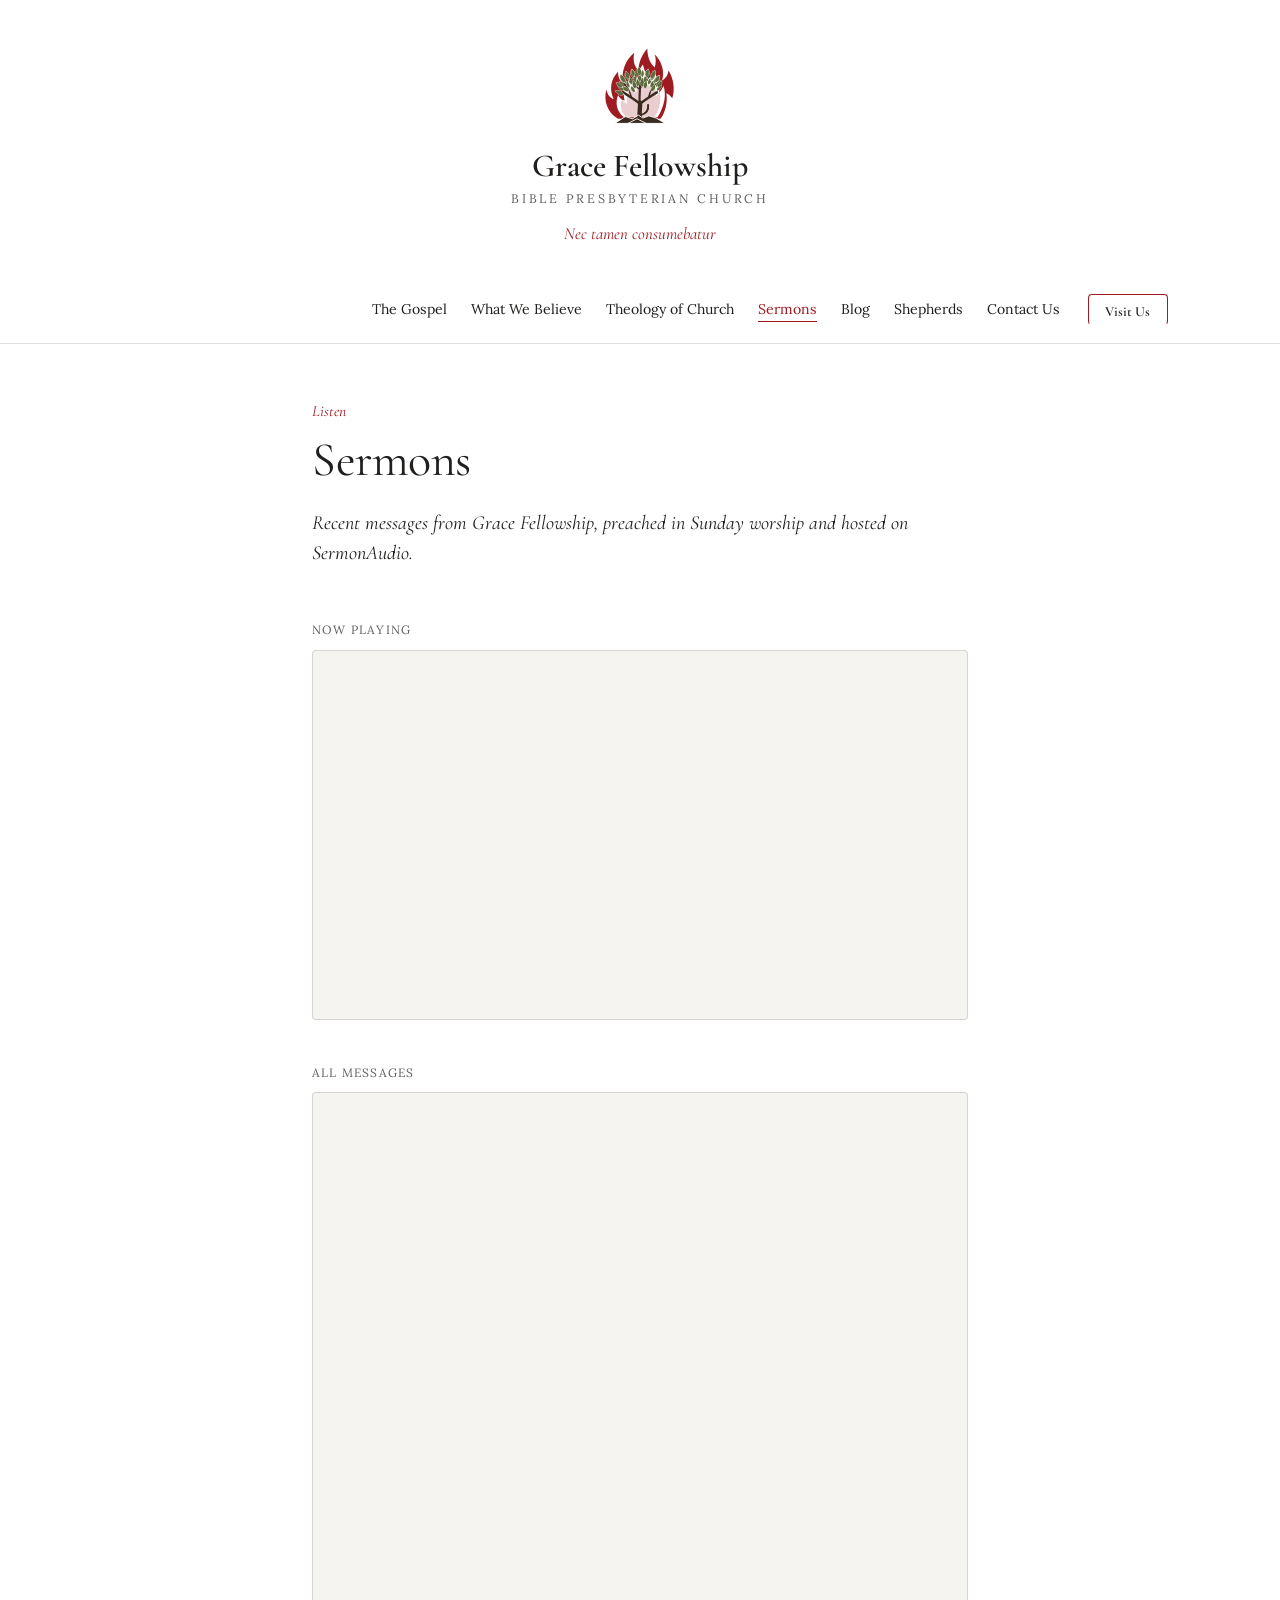
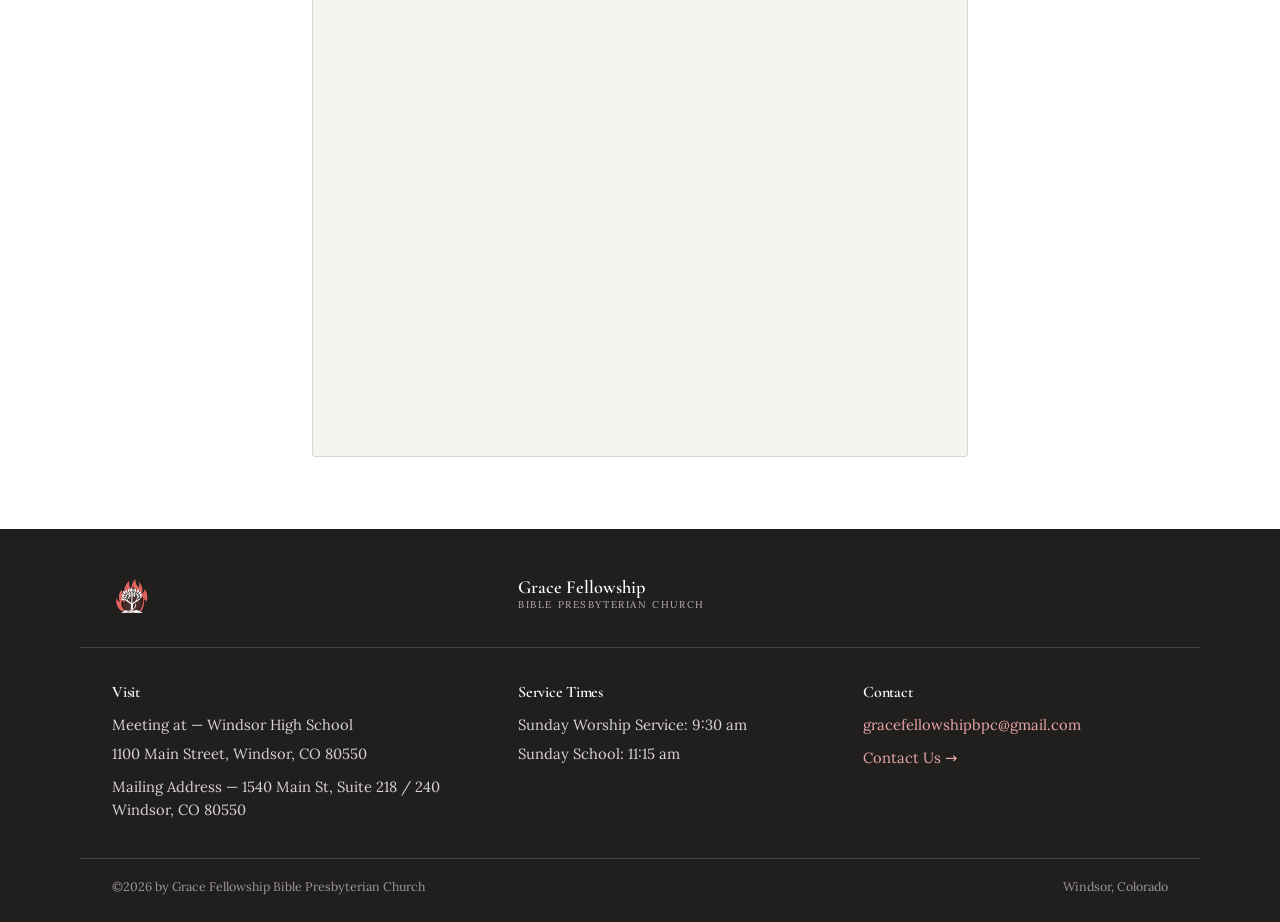
<file: sermons.html>
<!DOCTYPE html>
<html lang="en">
<head>
<meta charset="UTF-8">
<meta name="viewport" content="width=device-width, initial-scale=1">
<title>Sermons | Grace Fellowship Bible Presbyterian Church</title>
<meta name="description" content="Listen to recent sermons from Grace Fellowship Bible Presbyterian Church, Windsor, Colorado, hosted on SermonAudio.">
<link rel="stylesheet" href="styles.css">
<style>


  .max{max-width:1120px;margin:0 auto;padding:0 32px}
  .visually-hidden{position:absolute;width:1px;height:1px;overflow:hidden;clip:rect(0 0 0 0)}

    /* ---------- header: big splash morphs into the compact nav on scroll ---------- */
  *{overflow-anchor:none}
  header.site{position:sticky;top:0;z-index:40;background:var(--color-bg);border-bottom:1px solid var(--color-divider)}
  .header-expanded{
    text-align:center;padding:44px 0 30px;
    max-height:340px;opacity:1;overflow:hidden;
    transition:max-height .32s ease, opacity .22s ease, padding .32s ease;
  }
  .header-expanded .mark{margin:0 auto 16px;display:block}
  .header-expanded .brand-intro-name{font-family:var(--font-heading);font-weight:600;font-size:2rem;line-height:1.1}
  .header-expanded .brand-intro-sub{font-size:0.78rem;letter-spacing:0.22em;text-transform:uppercase;color:var(--color-neutral-700);margin-top:6px}
  .header-expanded .brand-intro-motto{font-family:var(--font-heading);font-style:italic;color:var(--color-accent);font-size:1.05rem;margin-top:12px}
  header.site.is-compact .header-expanded{max-height:0;opacity:0;padding:0}
  /* the compact nav row itself always stays visible/usable (nav links, burger, Visit
     button) — only its logo+wordmark crossfades in, so the brand isn't shown twice
     at once while the splash above is still expanded, but navigation never disappears */
  .header-compact .wordmark{opacity:0;transition:opacity .22s ease}
  header.site.is-compact .header-compact .wordmark{opacity:1}
  @media (max-width:640px){
    .header-expanded{padding:32px 0 22px}
    .header-expanded .brand-intro-name{font-size:1.6rem}
  }

  /* ---------- header ---------- */
  header.site{position:sticky;top:0;z-index:40;background:var(--color-bg);border-bottom:1px solid var(--color-divider)}
  .nav-row{display:flex;align-items:center;justify-content:space-between;padding:16px 32px;max-width:1120px;margin:0 auto;gap:24px}
  .wordmark{display:flex;align-items:center;gap:12px;text-decoration:none;color:var(--color-text);white-space:nowrap}
  .wordmark-name{display:flex;flex-direction:column;line-height:1.15}
  .wordmark-name .n1{font-family:var(--font-heading);font-weight:600;font-size:1.15rem}
  .wordmark-name .n2{font-size:0.62rem;letter-spacing:0.16em;text-transform:uppercase;color:var(--color-neutral-700)}
  nav.primary{display:flex;align-items:center;gap:28px}
  nav.primary ul{list-style:none;display:flex;gap:24px;margin:0;padding:0;font-size:0.88rem}
  nav.primary a{text-decoration:none;color:var(--color-text);border-bottom:1px solid transparent;padding-bottom:3px;transition:border-color .15s ease,color .15s ease}
  nav.primary a:hover,nav.primary a[aria-current='page']{border-color:var(--color-accent);color:var(--color-accent)}
  .nav-toggle{display:none}
  .burger{display:none}

  /* ---------- article ---------- */
  .article-hero{padding:56px 0 8px}
  .article-hero .max{max-width:720px}
  .kicker{font-family:var(--font-heading);font-style:italic;color:var(--color-accent);font-size:0.98rem;margin-bottom:10px;display:block}
  .article-hero h1{font-size:clamp(2rem,4vw,3rem)}
  .lede{font-family:var(--font-heading);font-style:italic;font-size:1.25rem;line-height:1.5;margin-top:20px;color:var(--color-text)}

  article.prose{padding:32px 0 72px}
  article.prose .max{max-width:720px}
  article.prose p{font-size:1.05rem;line-height:1.75;text-align:justify;hyphens:auto;margin:0 0 22px}
  article.prose a{text-decoration:underline}

  /* ---------- sermon embeds ---------- */
  .embed-frame{border:1px solid var(--color-divider);border-radius:var(--radius-md);overflow:hidden;background:var(--color-surface)}
  .embed-frame + .embed-frame{margin-top:var(--space-6)}
  .embed-label{font-size:12px;letter-spacing:0.1em;text-transform:uppercase;color:var(--color-neutral-700);margin-bottom:10px;display:block}


  /* ---------- accordion ---------- */
  .accordion-toolbar{display:flex;align-items:center;justify-content:space-between;gap:16px;flex-wrap:wrap;margin:36px 0 4px;padding-top:28px;border-top:1px solid var(--color-divider)}
  .read-time{font-size:0.85rem;color:var(--color-neutral-700)}
  .toolbar-btns{display:flex;gap:10px}
  .btn-sm{font-size:12px;padding:6px 14px}
  .accordion{margin-top:8px}
  details.section{border-bottom:1px solid var(--color-divider)}
  details.section summary{
    display:flex;align-items:baseline;gap:12px;cursor:pointer;list-style:none;
    padding:22px 0;font-family:var(--font-heading);font-weight:600;font-size:1.25rem;
  }
  details.section summary::-webkit-details-marker{display:none}
  details.section summary::marker{content:""}
  details.section .chevron{
    flex:none;color:var(--color-accent);font-size:0.8em;display:inline-block;
    transition:transform .15s ease;transform:rotate(0deg);
  }
  details.section[open] .chevron{transform:rotate(90deg)}
  details.section summary:hover .section-title{color:var(--color-accent)}
  details.section .section-body{padding:0 0 28px}
  details.section .section-body p:last-child{margin-bottom:0}

  blockquote.verse{margin:32px 0;padding:20px 0 20px 24px;border-left:2px solid var(--color-accent)}
  blockquote.verse p{font-family:var(--font-heading);font-style:italic;font-size:1.15rem;line-height:1.55;text-align:left;hyphens:none;margin:0 0 8px;color:var(--color-text)}
  blockquote.verse cite{display:block;font-style:normal;font-size:0.82rem}
  blockquote.verse cite a{color:var(--color-accent);text-decoration:none;border-bottom:1px solid var(--color-accent)}

  p.callout{text-align:center;font-family:var(--font-heading);font-style:italic;font-size:1.4rem;color:var(--color-accent);margin:36px 0}

  /* ---------- learn more ---------- */
  .learn{background:var(--color-surface);border-top:1px solid var(--color-divider);padding:64px 0 72px}
  .learn-grid{display:grid;grid-template-columns:repeat(2,1fr);gap:16px;margin-top:8px}
  .learn-grid .card ul{list-style:none;margin:8px 0 0;padding:0;font-size:13px}
  .learn-grid .card li{margin-bottom:6px}
  .learn-grid .card li a{text-decoration:underline}

  /* ---------- footer (shared with homepage) ---------- */
  footer.on-ink{background:var(--color-ink);color:var(--color-neutral-300);padding:48px 0 26px;font-size:0.92rem}
  footer .foot-top{display:flex;align-items:flex-start;gap:16px;margin-bottom:36px}
  footer .foot-top .wordmark-name .n1{color:#FFFFFF}
  footer .foot-top .wordmark-name .n2{color:var(--color-neutral-400)}
  footer .max{display:grid;grid-template-columns:1.2fr 1fr 1fr;gap:40px;padding-bottom:30px;border-bottom:1px solid color-mix(in srgb, #FFFFFF 16%, transparent)}
  footer h4{color:#FFFFFF;font-family:var(--font-heading);font-weight:600;font-size:1rem;margin-bottom:12px}
  footer p{margin:0 0 6px;color:var(--color-neutral-300)}
  footer a{color:var(--color-accent-300);text-decoration:none}
  footer a:hover{text-decoration:underline}
  .copyright{max-width:1120px;margin:18px auto 0;padding:0 32px;font-size:0.78rem;color:var(--color-neutral-500);display:flex;justify-content:space-between;flex-wrap:wrap;gap:8px}

  /* ---------- responsive ---------- */
  @media (max-width:1040px){
    nav.primary ul{display:none}
    .nav-toggle:checked ~ nav.primary ul{display:flex;flex-direction:column;gap:0;position:absolute;top:100%;left:0;right:0;background:var(--color-bg);border-bottom:1px solid var(--color-divider);padding:8px 32px 18px}
    nav.primary ul li{border-top:1px solid var(--color-divider)}
    nav.primary ul li:first-child{border-top:none}
    nav.primary ul li a{display:block;padding:12px 0}
    .burger{display:flex;align-items:center;justify-content:center;width:36px;height:36px;border:1px solid var(--color-text);cursor:pointer;flex:none}
    .nav-row{position:relative}
  }
  @media (max-width:920px){
    footer .max{grid-template-columns:1fr;gap:24px}
  }
  @media (max-width:640px){
    .learn-grid{grid-template-columns:1fr}
    article.prose p{text-align:left;hyphens:none}
  }
  @media (max-width:520px){
    .btn.header-visit{display:none}
  }
</style>
</head>
<body>

<header class="site">
  <div class="header-expanded">
    <div class="max">
    <svg viewBox="0 0 120 120" width="88" height="88" class="mark" style="display:block;overflow:visible" stroke-linecap="round" stroke-linejoin="round" aria-hidden="true" focusable="false">
        <path fill="#9E1B22" d="M30 102 C16 94 10 78 14 62 C16 70 20 74 24 75 C18 62 20 48 30 38 C30 46 33 51 37 53 C34 38 40 22 52 12 C50 24 53 32 58 36 C58 24 63 14 70 6 C70 18 74 26 80 32 C82 26 82 20 80 14 C90 24 94 38 90 50 C95 47 98 42 99 36 C106 48 108 62 104 74 C101 70 99 68 96 67 C98 80 94 94 88 102 Z"></path>
        <path fill="#FFFFFF" d="M38 100 C28 92 26 80 30 70 C33 75 36 77 39 77 C36 66 40 54 48 46 C48 52 50 56 54 58 C54 46 58 36 64 28 C66 38 70 44 76 48 C78 44 78 40 77 36 C84 44 88 56 86 66 C89 64 91 60 92 57 C96 68 94 84 84 100 Z"></path>
        <path fill="#9E1B22" fill-opacity="0.22" transform="translate(60 100) scale(0.82) translate(-60 -100)" d="M38 100 C28 92 26 80 30 70 C33 75 36 77 39 77 C36 66 40 54 48 46 C48 52 50 56 54 58 C54 46 58 36 64 28 C66 38 70 44 76 48 C78 44 78 40 77 36 C84 44 88 56 86 66 C89 64 91 60 92 57 C96 68 94 84 84 100 Z"></path>
        <g fill="none" stroke="#3B2A1F">
          <path stroke-width="6" d="M60 101 C58 93 61 87 60 80"></path>
          <path stroke-width="3.4" d="M60 82 C54 76 46 72 37 66"></path>
          <path stroke-width="3.4" d="M60 82 C66 76 74 72 83 66"></path>
          <path stroke-width="3" d="M60 84 C58 72 61 60 60 46"></path>
          <path stroke-width="2.6" d="M61 97 C68 95 72 90 71 83"></path>
          <path stroke-width="2" d="M48 72 C46 64 42 58 38 54"></path>
          <path stroke-width="2" d="M72 72 C74 64 78 58 82 54"></path>
          <path stroke-width="1.8" d="M60 62 C54 58 50 52 48 46"></path>
          <path stroke-width="1.8" d="M60 60 C66 56 70 50 72 44"></path>
        </g>
        <g fill="#5E6B3A" stroke="#FFFFFF" stroke-width="0.88" style="paint-order:stroke">
          <path transform="translate(52.8 65.6) rotate(-32) scale(0.80)" d="M0 0 C3.2 -3 3.4 -8 0 -12 C-3.4 -8 -3.2 -3 0 0 Z"></path>
          <path transform="translate(53.3 61.1) rotate(-10) scale(0.98)" d="M0 0 C3.2 -3 3.4 -8 0 -12 C-3.4 -8 -3.2 -3 0 0 Z"></path>
          <path transform="translate(57.3 58.1) rotate(-5) scale(0.86)" d="M0 0 C3.2 -3 3.4 -8 0 -12 C-3.4 -8 -3.2 -3 0 0 Z"></path>
          <path transform="translate(62.7 58.1) rotate(2) scale(1.04)" d="M0 0 C3.2 -3 3.4 -8 0 -12 C-3.4 -8 -3.2 -3 0 0 Z"></path>
          <path transform="translate(66.7 61.1) rotate(7) scale(0.92)" d="M0 0 C3.2 -3 3.4 -8 0 -12 C-3.4 -8 -3.2 -3 0 0 Z"></path>
          <path transform="translate(44.5 64.8) rotate(-49) scale(0.92)" d="M0 0 C3.2 -3 3.4 -8 0 -12 C-3.4 -8 -3.2 -3 0 0 Z"></path>
          <path transform="translate(45.4 59.5) rotate(-25) scale(0.80)" d="M0 0 C3.2 -3 3.4 -8 0 -12 C-3.4 -8 -3.2 -3 0 0 Z"></path>
          <path transform="translate(48.7 55.1) rotate(-20) scale(0.98)" d="M0 0 C3.2 -3 3.4 -8 0 -12 C-3.4 -8 -3.2 -3 0 0 Z"></path>
          <path transform="translate(53.9 52.0) rotate(-15) scale(0.86)" d="M0 0 C3.2 -3 3.4 -8 0 -12 C-3.4 -8 -3.2 -3 0 0 Z"></path>
          <path transform="translate(60.0 51.0) rotate(-9) scale(1.04)" d="M0 0 C3.2 -3 3.4 -8 0 -12 C-3.4 -8 -3.2 -3 0 0 Z"></path>
          <path transform="translate(66.1 52.0) rotate(18) scale(0.92)" d="M0 0 C3.2 -3 3.4 -8 0 -12 C-3.4 -8 -3.2 -3 0 0 Z"></path>
          <path transform="translate(71.3 55.1) rotate(23) scale(0.80)" d="M0 0 C3.2 -3 3.4 -8 0 -12 C-3.4 -8 -3.2 -3 0 0 Z"></path>
          <path transform="translate(74.6 59.5) rotate(28) scale(0.98)" d="M0 0 C3.2 -3 3.4 -8 0 -12 C-3.4 -8 -3.2 -3 0 0 Z"></path>
          <path transform="translate(75.5 64.8) rotate(31) scale(0.86)" d="M0 0 C3.2 -3 3.4 -8 0 -12 C-3.4 -8 -3.2 -3 0 0 Z"></path>
          <path transform="translate(37.8 69.0) rotate(-66) scale(1.04)" d="M0 0 C3.2 -3 3.4 -8 0 -12 C-3.4 -8 -3.2 -3 0 0 Z"></path>
          <path transform="translate(37.0 63.6) rotate(-42) scale(0.92)" d="M0 0 C3.2 -3 3.4 -8 0 -12 C-3.4 -8 -3.2 -3 0 0 Z"></path>
          <path transform="translate(38.0 58.3) rotate(-39) scale(0.80)" d="M0 0 C3.2 -3 3.4 -8 0 -12 C-3.4 -8 -3.2 -3 0 0 Z"></path>
          <path transform="translate(40.8 53.3) rotate(-36) scale(0.98)" d="M0 0 C3.2 -3 3.4 -8 0 -12 C-3.4 -8 -3.2 -3 0 0 Z"></path>
          <path transform="translate(45.1 49.3) rotate(-32) scale(0.86)" d="M0 0 C3.2 -3 3.4 -8 0 -12 C-3.4 -8 -3.2 -3 0 0 Z"></path>
          <path transform="translate(50.6 46.4) rotate(-7) scale(1.04)" d="M0 0 C3.2 -3 3.4 -8 0 -12 C-3.4 -8 -3.2 -3 0 0 Z"></path>
          <path transform="translate(56.8 44.9) rotate(-3) scale(0.92)" d="M0 0 C3.2 -3 3.4 -8 0 -12 C-3.4 -8 -3.2 -3 0 0 Z"></path>
          <path transform="translate(63.2 44.9) rotate(2) scale(0.80)" d="M0 0 C3.2 -3 3.4 -8 0 -12 C-3.4 -8 -3.2 -3 0 0 Z"></path>
          <path transform="translate(69.4 46.4) rotate(6) scale(0.98)" d="M0 0 C3.2 -3 3.4 -8 0 -12 C-3.4 -8 -3.2 -3 0 0 Z"></path>
          <path transform="translate(74.9 49.3) rotate(31) scale(0.86)" d="M0 0 C3.2 -3 3.4 -8 0 -12 C-3.4 -8 -3.2 -3 0 0 Z"></path>
          <path transform="translate(79.2 53.3) rotate(35) scale(1.04)" d="M0 0 C3.2 -3 3.4 -8 0 -12 C-3.4 -8 -3.2 -3 0 0 Z"></path>
          <path transform="translate(82.0 58.3) rotate(38) scale(0.92)" d="M0 0 C3.2 -3 3.4 -8 0 -12 C-3.4 -8 -3.2 -3 0 0 Z"></path>
          <path transform="translate(83.0 63.6) rotate(41) scale(0.80)" d="M0 0 C3.2 -3 3.4 -8 0 -12 C-3.4 -8 -3.2 -3 0 0 Z"></path>
          <path transform="translate(35.8 58.8) rotate(-54) scale(0.86)" d="M0 0 C3.2 -3 3.4 -8 0 -12 C-3.4 -8 -3.2 -3 0 0 Z"></path>
          <path transform="translate(39.1 52.5) rotate(-28) scale(1.04)" d="M0 0 C3.2 -3 3.4 -8 0 -12 C-3.4 -8 -3.2 -3 0 0 Z"></path>
          <path transform="translate(44.7 47.4) rotate(-22) scale(0.92)" d="M0 0 C3.2 -3 3.4 -8 0 -12 C-3.4 -8 -3.2 -3 0 0 Z"></path>
          <path transform="translate(51.9 44.1) rotate(-15) scale(0.80)" d="M0 0 C3.2 -3 3.4 -8 0 -12 C-3.4 -8 -3.2 -3 0 0 Z"></path>
          <path transform="translate(60.0 43.0) rotate(-9) scale(0.98)" d="M0 0 C3.2 -3 3.4 -8 0 -12 C-3.4 -8 -3.2 -3 0 0 Z"></path>
          <path transform="translate(68.1 44.1) rotate(18) scale(0.86)" d="M0 0 C3.2 -3 3.4 -8 0 -12 C-3.4 -8 -3.2 -3 0 0 Z"></path>
          <path transform="translate(75.3 47.4) rotate(25) scale(1.04)" d="M0 0 C3.2 -3 3.4 -8 0 -12 C-3.4 -8 -3.2 -3 0 0 Z"></path>
          <path transform="translate(80.9 52.5) rotate(31) scale(0.92)" d="M0 0 C3.2 -3 3.4 -8 0 -12 C-3.4 -8 -3.2 -3 0 0 Z"></path>
          <path transform="translate(84.2 58.8) rotate(36) scale(0.80)" d="M0 0 C3.2 -3 3.4 -8 0 -12 C-3.4 -8 -3.2 -3 0 0 Z"></path>
        </g>
        <path fill="#3B2A1F" stroke="#FFFFFF" stroke-width="1.2" d="M26 108 L40 99 L50 102 L58 97 L64 101 L72 98 L82 101 L94 108 Z"></path>
        <path fill="none" stroke="#FFFFFF" stroke-width="1.2" d="M44 108 L56 102 L68 108"></path>
      </svg>
    <div class="brand-intro-name">Grace Fellowship</div>
    <div class="brand-intro-sub">Bible Presbyterian Church</div>
    <div class="brand-intro-motto">Nec tamen consumebatur</div>
    </div>
  </div>
  <div class="header-compact">
  <div class="nav-row">
    <a class="wordmark" href="index.html">
      <svg viewBox="0 0 120 120" width="34" height="34" style="display:block;overflow:visible;flex:none" stroke-linecap="round" stroke-linejoin="round" aria-hidden="true" focusable="false">
        <path fill="#9E1B22" d="M30 102 C16 94 10 78 14 62 C16 70 20 74 24 75 C18 62 20 48 30 38 C30 46 33 51 37 53 C34 38 40 22 52 12 C50 24 53 32 58 36 C58 24 63 14 70 6 C70 18 74 26 80 32 C82 26 82 20 80 14 C90 24 94 38 90 50 C95 47 98 42 99 36 C106 48 108 62 104 74 C101 70 99 68 96 67 C98 80 94 94 88 102 Z"></path>
        <path fill="#FFFFFF" d="M38 100 C28 92 26 80 30 70 C33 75 36 77 39 77 C36 66 40 54 48 46 C48 52 50 56 54 58 C54 46 58 36 64 28 C66 38 70 44 76 48 C78 44 78 40 77 36 C84 44 88 56 86 66 C89 64 91 60 92 57 C96 68 94 84 84 100 Z"></path>
        <path fill="#9E1B22" fill-opacity="0.22" transform="translate(60 100) scale(0.82) translate(-60 -100)" d="M38 100 C28 92 26 80 30 70 C33 75 36 77 39 77 C36 66 40 54 48 46 C48 52 50 56 54 58 C54 46 58 36 64 28 C66 38 70 44 76 48 C78 44 78 40 77 36 C84 44 88 56 86 66 C89 64 91 60 92 57 C96 68 94 84 84 100 Z"></path>
        <g fill="none" stroke="#3B2A1F">
          <path stroke-width="6" d="M60 101 C58 93 61 87 60 80"></path>
          <path stroke-width="3.4" d="M60 82 C54 76 46 72 37 66"></path>
          <path stroke-width="3.4" d="M60 82 C66 76 74 72 83 66"></path>
          <path stroke-width="3" d="M60 84 C58 72 61 60 60 46"></path>
          <path stroke-width="2.6" d="M61 97 C68 95 72 90 71 83"></path>
          <path stroke-width="2" d="M48 72 C46 64 42 58 38 54"></path>
          <path stroke-width="2" d="M72 72 C74 64 78 58 82 54"></path>
          <path stroke-width="1.8" d="M60 62 C54 58 50 52 48 46"></path>
          <path stroke-width="1.8" d="M60 60 C66 56 70 50 72 44"></path>
        </g>
        <g fill="#5E6B3A" stroke="#FFFFFF" stroke-width="0.88" style="paint-order:stroke">
          <path transform="translate(52.8 65.6) rotate(-32) scale(0.80)" d="M0 0 C3.2 -3 3.4 -8 0 -12 C-3.4 -8 -3.2 -3 0 0 Z"></path>
          <path transform="translate(53.3 61.1) rotate(-10) scale(0.98)" d="M0 0 C3.2 -3 3.4 -8 0 -12 C-3.4 -8 -3.2 -3 0 0 Z"></path>
          <path transform="translate(57.3 58.1) rotate(-5) scale(0.86)" d="M0 0 C3.2 -3 3.4 -8 0 -12 C-3.4 -8 -3.2 -3 0 0 Z"></path>
          <path transform="translate(62.7 58.1) rotate(2) scale(1.04)" d="M0 0 C3.2 -3 3.4 -8 0 -12 C-3.4 -8 -3.2 -3 0 0 Z"></path>
          <path transform="translate(66.7 61.1) rotate(7) scale(0.92)" d="M0 0 C3.2 -3 3.4 -8 0 -12 C-3.4 -8 -3.2 -3 0 0 Z"></path>
          <path transform="translate(44.5 64.8) rotate(-49) scale(0.92)" d="M0 0 C3.2 -3 3.4 -8 0 -12 C-3.4 -8 -3.2 -3 0 0 Z"></path>
          <path transform="translate(45.4 59.5) rotate(-25) scale(0.80)" d="M0 0 C3.2 -3 3.4 -8 0 -12 C-3.4 -8 -3.2 -3 0 0 Z"></path>
          <path transform="translate(48.7 55.1) rotate(-20) scale(0.98)" d="M0 0 C3.2 -3 3.4 -8 0 -12 C-3.4 -8 -3.2 -3 0 0 Z"></path>
          <path transform="translate(53.9 52.0) rotate(-15) scale(0.86)" d="M0 0 C3.2 -3 3.4 -8 0 -12 C-3.4 -8 -3.2 -3 0 0 Z"></path>
          <path transform="translate(60.0 51.0) rotate(-9) scale(1.04)" d="M0 0 C3.2 -3 3.4 -8 0 -12 C-3.4 -8 -3.2 -3 0 0 Z"></path>
          <path transform="translate(66.1 52.0) rotate(18) scale(0.92)" d="M0 0 C3.2 -3 3.4 -8 0 -12 C-3.4 -8 -3.2 -3 0 0 Z"></path>
          <path transform="translate(71.3 55.1) rotate(23) scale(0.80)" d="M0 0 C3.2 -3 3.4 -8 0 -12 C-3.4 -8 -3.2 -3 0 0 Z"></path>
          <path transform="translate(74.6 59.5) rotate(28) scale(0.98)" d="M0 0 C3.2 -3 3.4 -8 0 -12 C-3.4 -8 -3.2 -3 0 0 Z"></path>
          <path transform="translate(75.5 64.8) rotate(31) scale(0.86)" d="M0 0 C3.2 -3 3.4 -8 0 -12 C-3.4 -8 -3.2 -3 0 0 Z"></path>
          <path transform="translate(37.8 69.0) rotate(-66) scale(1.04)" d="M0 0 C3.2 -3 3.4 -8 0 -12 C-3.4 -8 -3.2 -3 0 0 Z"></path>
          <path transform="translate(37.0 63.6) rotate(-42) scale(0.92)" d="M0 0 C3.2 -3 3.4 -8 0 -12 C-3.4 -8 -3.2 -3 0 0 Z"></path>
          <path transform="translate(38.0 58.3) rotate(-39) scale(0.80)" d="M0 0 C3.2 -3 3.4 -8 0 -12 C-3.4 -8 -3.2 -3 0 0 Z"></path>
          <path transform="translate(40.8 53.3) rotate(-36) scale(0.98)" d="M0 0 C3.2 -3 3.4 -8 0 -12 C-3.4 -8 -3.2 -3 0 0 Z"></path>
          <path transform="translate(45.1 49.3) rotate(-32) scale(0.86)" d="M0 0 C3.2 -3 3.4 -8 0 -12 C-3.4 -8 -3.2 -3 0 0 Z"></path>
          <path transform="translate(50.6 46.4) rotate(-7) scale(1.04)" d="M0 0 C3.2 -3 3.4 -8 0 -12 C-3.4 -8 -3.2 -3 0 0 Z"></path>
          <path transform="translate(56.8 44.9) rotate(-3) scale(0.92)" d="M0 0 C3.2 -3 3.4 -8 0 -12 C-3.4 -8 -3.2 -3 0 0 Z"></path>
          <path transform="translate(63.2 44.9) rotate(2) scale(0.80)" d="M0 0 C3.2 -3 3.4 -8 0 -12 C-3.4 -8 -3.2 -3 0 0 Z"></path>
          <path transform="translate(69.4 46.4) rotate(6) scale(0.98)" d="M0 0 C3.2 -3 3.4 -8 0 -12 C-3.4 -8 -3.2 -3 0 0 Z"></path>
          <path transform="translate(74.9 49.3) rotate(31) scale(0.86)" d="M0 0 C3.2 -3 3.4 -8 0 -12 C-3.4 -8 -3.2 -3 0 0 Z"></path>
          <path transform="translate(79.2 53.3) rotate(35) scale(1.04)" d="M0 0 C3.2 -3 3.4 -8 0 -12 C-3.4 -8 -3.2 -3 0 0 Z"></path>
          <path transform="translate(82.0 58.3) rotate(38) scale(0.92)" d="M0 0 C3.2 -3 3.4 -8 0 -12 C-3.4 -8 -3.2 -3 0 0 Z"></path>
          <path transform="translate(83.0 63.6) rotate(41) scale(0.80)" d="M0 0 C3.2 -3 3.4 -8 0 -12 C-3.4 -8 -3.2 -3 0 0 Z"></path>
          <path transform="translate(35.8 58.8) rotate(-54) scale(0.86)" d="M0 0 C3.2 -3 3.4 -8 0 -12 C-3.4 -8 -3.2 -3 0 0 Z"></path>
          <path transform="translate(39.1 52.5) rotate(-28) scale(1.04)" d="M0 0 C3.2 -3 3.4 -8 0 -12 C-3.4 -8 -3.2 -3 0 0 Z"></path>
          <path transform="translate(44.7 47.4) rotate(-22) scale(0.92)" d="M0 0 C3.2 -3 3.4 -8 0 -12 C-3.4 -8 -3.2 -3 0 0 Z"></path>
          <path transform="translate(51.9 44.1) rotate(-15) scale(0.80)" d="M0 0 C3.2 -3 3.4 -8 0 -12 C-3.4 -8 -3.2 -3 0 0 Z"></path>
          <path transform="translate(60.0 43.0) rotate(-9) scale(0.98)" d="M0 0 C3.2 -3 3.4 -8 0 -12 C-3.4 -8 -3.2 -3 0 0 Z"></path>
          <path transform="translate(68.1 44.1) rotate(18) scale(0.86)" d="M0 0 C3.2 -3 3.4 -8 0 -12 C-3.4 -8 -3.2 -3 0 0 Z"></path>
          <path transform="translate(75.3 47.4) rotate(25) scale(1.04)" d="M0 0 C3.2 -3 3.4 -8 0 -12 C-3.4 -8 -3.2 -3 0 0 Z"></path>
          <path transform="translate(80.9 52.5) rotate(31) scale(0.92)" d="M0 0 C3.2 -3 3.4 -8 0 -12 C-3.4 -8 -3.2 -3 0 0 Z"></path>
          <path transform="translate(84.2 58.8) rotate(36) scale(0.80)" d="M0 0 C3.2 -3 3.4 -8 0 -12 C-3.4 -8 -3.2 -3 0 0 Z"></path>
        </g>
        <path fill="#3B2A1F" stroke="#FFFFFF" stroke-width="1.2" d="M26 108 L40 99 L50 102 L58 97 L64 101 L72 98 L82 101 L94 108 Z"></path>
        <path fill="none" stroke="#FFFFFF" stroke-width="1.2" d="M44 108 L56 102 L68 108"></path>
      </svg>
      <span class="wordmark-name">
        <span class="n1">Grace Fellowship</span>
        <span class="n2">Bible Presbyterian Church</span>
      </span>
    </a>
    <input type="checkbox" id="nav-toggle" class="nav-toggle">
    <nav class="primary">
      <ul>
        <li><a href="gospel.html">The Gospel</a></li>
        <li><a href="what-we-believe.html">What We Believe</a></li>
        <li><a href="theology-of-church.html">Theology of Church</a></li>
        <li><a href="sermons.html" aria-current="page">Sermons</a></li>
        <li><a href="https://www.gracefellowshipbpc.org/blog">Blog</a></li>
        <li><a href="shepherds.html">Shepherds</a></li>
        <li><a href="contact.html">Contact Us</a></li>
      </ul>
      <label class="burger" for="nav-toggle">
        <svg width="18" height="14" viewBox="0 0 18 14" fill="none" stroke="currentColor" stroke-width="1.6"><path d="M0 1h18M0 7h18M0 13h18"/></svg>
      </label>
      <a class="btn btn-primary header-visit" href="index.html#visit">Visit Us</a>
    </nav>
  </div>
  </div>
</header>

<script>
  (function () {
    var header = document.querySelector('header.site');
    if (!header) return;
    var threshold = 40;
    function onScroll() {
      if (window.scrollY > threshold) {
        header.classList.add('is-compact');
      } else {
        header.classList.remove('is-compact');
      }
    }
    onScroll();
    window.addEventListener('scroll', onScroll, { passive: true });
  })();
</script>


<main id="top">

  <div class="article-hero">
    <div class="max">
      <span class="kicker">Listen</span>
      <h1 class="display">Sermons</h1>
      <p class="lede">Recent messages from Grace Fellowship, preached in Sunday worship and hosted on SermonAudio.</p>
    </div>
  </div>

  <article class="prose">
    <div class="max">

      <span class="embed-label">Now Playing</span>
      <div class="embed-frame">
        <div style="position:relative;width:100%;height:0;padding-bottom:56.25%">
          <iframe tabindex="-1" width="100%" height="100%" src="https://embed.sermonaudio.com/player/l/gfbpc/" style="position:absolute;left:0;top:0" allowfullscreen frameborder="0" scrolling="no"></iframe>
        </div>
      </div>

      <span class="embed-label" style="margin-top:44px;display:block">All Messages</span>
      <div class="embed-frame">
        <iframe tabindex="-1" width="1" height="963" src="https://embed.sermonaudio.com/browser/broadcaster/gfbpc/?sort=newest&page_size=10&scrolls=false" style="min-width: 100%; max-width: 100%; display:block" allow="autoplay" frameborder="0" scrolling="no"></iframe>
      </div>

    </div>
  </article>

</main>

<footer class="on-ink">
  <div class="max foot-top">
    <svg viewBox="0 0 120 120" width="40" height="40" style="display:block;overflow:visible;flex:none" stroke-linecap="round" stroke-linejoin="round" aria-hidden="true" focusable="false">
      <path fill="#E0655F" d="M30 102 C16 94 10 78 14 62 C16 70 20 74 24 75 C18 62 20 48 30 38 C30 46 33 51 37 53 C34 38 40 22 52 12 C50 24 53 32 58 36 C58 24 63 14 70 6 C70 18 74 26 80 32 C82 26 82 20 80 14 C90 24 94 38 90 50 C95 47 98 42 99 36 C106 48 108 62 104 74 C101 70 99 68 96 67 C98 80 94 94 88 102 Z"></path>
      <path fill="#211F1D" d="M38 100 C28 92 26 80 30 70 C33 75 36 77 39 77 C36 66 40 54 48 46 C48 52 50 56 54 58 C54 46 58 36 64 28 C66 38 70 44 76 48 C78 44 78 40 77 36 C84 44 88 56 86 66 C89 64 91 60 92 57 C96 68 94 84 84 100 Z"></path>
      <path fill="#E0655F" fill-opacity="0.22" transform="translate(60 100) scale(0.82) translate(-60 -100)" d="M38 100 C28 92 26 80 30 70 C33 75 36 77 39 77 C36 66 40 54 48 46 C48 52 50 56 54 58 C54 46 58 36 64 28 C66 38 70 44 76 48 C78 44 78 40 77 36 C84 44 88 56 86 66 C89 64 91 60 92 57 C96 68 94 84 84 100 Z"></path>
      <g fill="none" stroke="#FFFFFF">
        <path stroke-width="6" d="M60 101 C58 93 61 87 60 80"></path>
        <path stroke-width="3.4" d="M60 82 C54 76 46 72 37 66"></path>
        <path stroke-width="3.4" d="M60 82 C66 76 74 72 83 66"></path>
        <path stroke-width="3" d="M60 84 C58 72 61 60 60 46"></path>
        <path stroke-width="2.6" d="M61 97 C68 95 72 90 71 83"></path>
        <path stroke-width="2" d="M48 72 C46 64 42 58 38 54"></path>
        <path stroke-width="2" d="M72 72 C74 64 78 58 82 54"></path>
        <path stroke-width="1.8" d="M60 62 C54 58 50 52 48 46"></path>
        <path stroke-width="1.8" d="M60 60 C66 56 70 50 72 44"></path>
      </g>
      <g fill="#FFFFFF" stroke="#211F1D" stroke-width="0.99" style="paint-order:stroke">
        <path transform="translate(52.8 65.6) rotate(-32) scale(0.80)" d="M0 0 C3.2 -3 3.4 -8 0 -12 C-3.4 -8 -3.2 -3 0 0 Z"></path>
        <path transform="translate(53.3 61.1) rotate(-10) scale(0.98)" d="M0 0 C3.2 -3 3.4 -8 0 -12 C-3.4 -8 -3.2 -3 0 0 Z"></path>
        <path transform="translate(57.3 58.1) rotate(-5) scale(0.86)" d="M0 0 C3.2 -3 3.4 -8 0 -12 C-3.4 -8 -3.2 -3 0 0 Z"></path>
        <path transform="translate(62.7 58.1) rotate(2) scale(1.04)" d="M0 0 C3.2 -3 3.4 -8 0 -12 C-3.4 -8 -3.2 -3 0 0 Z"></path>
        <path transform="translate(66.7 61.1) rotate(7) scale(0.92)" d="M0 0 C3.2 -3 3.4 -8 0 -12 C-3.4 -8 -3.2 -3 0 0 Z"></path>
        <path transform="translate(44.5 64.8) rotate(-49) scale(0.92)" d="M0 0 C3.2 -3 3.4 -8 0 -12 C-3.4 -8 -3.2 -3 0 0 Z"></path>
        <path transform="translate(45.4 59.5) rotate(-25) scale(0.80)" d="M0 0 C3.2 -3 3.4 -8 0 -12 C-3.4 -8 -3.2 -3 0 0 Z"></path>
        <path transform="translate(48.7 55.1) rotate(-20) scale(0.98)" d="M0 0 C3.2 -3 3.4 -8 0 -12 C-3.4 -8 -3.2 -3 0 0 Z"></path>
        <path transform="translate(53.9 52.0) rotate(-15) scale(0.86)" d="M0 0 C3.2 -3 3.4 -8 0 -12 C-3.4 -8 -3.2 -3 0 0 Z"></path>
        <path transform="translate(60.0 51.0) rotate(-9) scale(1.04)" d="M0 0 C3.2 -3 3.4 -8 0 -12 C-3.4 -8 -3.2 -3 0 0 Z"></path>
        <path transform="translate(66.1 52.0) rotate(18) scale(0.92)" d="M0 0 C3.2 -3 3.4 -8 0 -12 C-3.4 -8 -3.2 -3 0 0 Z"></path>
        <path transform="translate(71.3 55.1) rotate(23) scale(0.80)" d="M0 0 C3.2 -3 3.4 -8 0 -12 C-3.4 -8 -3.2 -3 0 0 Z"></path>
        <path transform="translate(74.6 59.5) rotate(28) scale(0.98)" d="M0 0 C3.2 -3 3.4 -8 0 -12 C-3.4 -8 -3.2 -3 0 0 Z"></path>
        <path transform="translate(75.5 64.8) rotate(31) scale(0.86)" d="M0 0 C3.2 -3 3.4 -8 0 -12 C-3.4 -8 -3.2 -3 0 0 Z"></path>
        <path transform="translate(37.8 69.0) rotate(-66) scale(1.04)" d="M0 0 C3.2 -3 3.4 -8 0 -12 C-3.4 -8 -3.2 -3 0 0 Z"></path>
        <path transform="translate(37.0 63.6) rotate(-42) scale(0.92)" d="M0 0 C3.2 -3 3.4 -8 0 -12 C-3.4 -8 -3.2 -3 0 0 Z"></path>
        <path transform="translate(38.0 58.3) rotate(-39) scale(0.80)" d="M0 0 C3.2 -3 3.4 -8 0 -12 C-3.4 -8 -3.2 -3 0 0 Z"></path>
        <path transform="translate(40.8 53.3) rotate(-36) scale(0.98)" d="M0 0 C3.2 -3 3.4 -8 0 -12 C-3.4 -8 -3.2 -3 0 0 Z"></path>
        <path transform="translate(45.1 49.3) rotate(-32) scale(0.86)" d="M0 0 C3.2 -3 3.4 -8 0 -12 C-3.4 -8 -3.2 -3 0 0 Z"></path>
        <path transform="translate(50.6 46.4) rotate(-7) scale(1.04)" d="M0 0 C3.2 -3 3.4 -8 0 -12 C-3.4 -8 -3.2 -3 0 0 Z"></path>
        <path transform="translate(56.8 44.9) rotate(-3) scale(0.92)" d="M0 0 C3.2 -3 3.4 -8 0 -12 C-3.4 -8 -3.2 -3 0 0 Z"></path>
        <path transform="translate(63.2 44.9) rotate(2) scale(0.80)" d="M0 0 C3.2 -3 3.4 -8 0 -12 C-3.4 -8 -3.2 -3 0 0 Z"></path>
        <path transform="translate(69.4 46.4) rotate(6) scale(0.98)" d="M0 0 C3.2 -3 3.4 -8 0 -12 C-3.4 -8 -3.2 -3 0 0 Z"></path>
        <path transform="translate(74.9 49.3) rotate(31) scale(0.86)" d="M0 0 C3.2 -3 3.4 -8 0 -12 C-3.4 -8 -3.2 -3 0 0 Z"></path>
        <path transform="translate(79.2 53.3) rotate(35) scale(1.04)" d="M0 0 C3.2 -3 3.4 -8 0 -12 C-3.4 -8 -3.2 -3 0 0 Z"></path>
        <path transform="translate(82.0 58.3) rotate(38) scale(0.92)" d="M0 0 C3.2 -3 3.4 -8 0 -12 C-3.4 -8 -3.2 -3 0 0 Z"></path>
        <path transform="translate(83.0 63.6) rotate(41) scale(0.80)" d="M0 0 C3.2 -3 3.4 -8 0 -12 C-3.4 -8 -3.2 -3 0 0 Z"></path>
        <path transform="translate(35.8 58.8) rotate(-54) scale(0.86)" d="M0 0 C3.2 -3 3.4 -8 0 -12 C-3.4 -8 -3.2 -3 0 0 Z"></path>
        <path transform="translate(39.1 52.5) rotate(-28) scale(1.04)" d="M0 0 C3.2 -3 3.4 -8 0 -12 C-3.4 -8 -3.2 -3 0 0 Z"></path>
        <path transform="translate(44.7 47.4) rotate(-22) scale(0.92)" d="M0 0 C3.2 -3 3.4 -8 0 -12 C-3.4 -8 -3.2 -3 0 0 Z"></path>
        <path transform="translate(51.9 44.1) rotate(-15) scale(0.80)" d="M0 0 C3.2 -3 3.4 -8 0 -12 C-3.4 -8 -3.2 -3 0 0 Z"></path>
        <path transform="translate(60.0 43.0) rotate(-9) scale(0.98)" d="M0 0 C3.2 -3 3.4 -8 0 -12 C-3.4 -8 -3.2 -3 0 0 Z"></path>
        <path transform="translate(68.1 44.1) rotate(18) scale(0.86)" d="M0 0 C3.2 -3 3.4 -8 0 -12 C-3.4 -8 -3.2 -3 0 0 Z"></path>
        <path transform="translate(75.3 47.4) rotate(25) scale(1.04)" d="M0 0 C3.2 -3 3.4 -8 0 -12 C-3.4 -8 -3.2 -3 0 0 Z"></path>
        <path transform="translate(80.9 52.5) rotate(31) scale(0.92)" d="M0 0 C3.2 -3 3.4 -8 0 -12 C-3.4 -8 -3.2 -3 0 0 Z"></path>
        <path transform="translate(84.2 58.8) rotate(36) scale(0.80)" d="M0 0 C3.2 -3 3.4 -8 0 -12 C-3.4 -8 -3.2 -3 0 0 Z"></path>
      </g>
      <path fill="#FFFFFF" stroke="#211F1D" stroke-width="1.2" d="M26 108 L40 99 L50 102 L58 97 L64 101 L72 98 L82 101 L94 108 Z"></path>
      <path fill="none" stroke="#211F1D" stroke-width="1.2" d="M44 108 L56 102 L68 108"></path>
    </svg>
    <span class="wordmark-name">
      <span class="n1">Grace Fellowship</span>
      <span class="n2">Bible Presbyterian Church</span>
    </span>
  </div>
  <div class="max">
    <div>
      <h4>Visit</h4>
      <p>Meeting at &mdash; Windsor High School</p>
      <p>1100 Main Street, Windsor, CO 80550</p>
      <p style="margin-top:10px">Mailing Address &mdash; 1540 Main St, Suite 218 / 240<br>Windsor, CO 80550</p>
    </div>
    <div>
      <h4>Service Times</h4>
      <p>Sunday Worship Service: 9:30&nbsp;am</p>
      <p>Sunday School: 11:15&nbsp;am</p>
    </div>
    <div>
      <h4>Contact</h4>
      <p><a href="mailto:gracefellowshipbpc@gmail.com">gracefellowshipbpc@gmail.com</a></p>
      <p style="margin-top:10px"><a href="contact.html">Contact Us &rarr;</a></p>
    </div>
  </div>
  <div class="copyright">
    <span>&copy;2026 by Grace Fellowship Bible Presbyterian Church</span>
    <span>Windsor, Colorado</span>
  </div>
</footer>

</body>
</html>
</file>
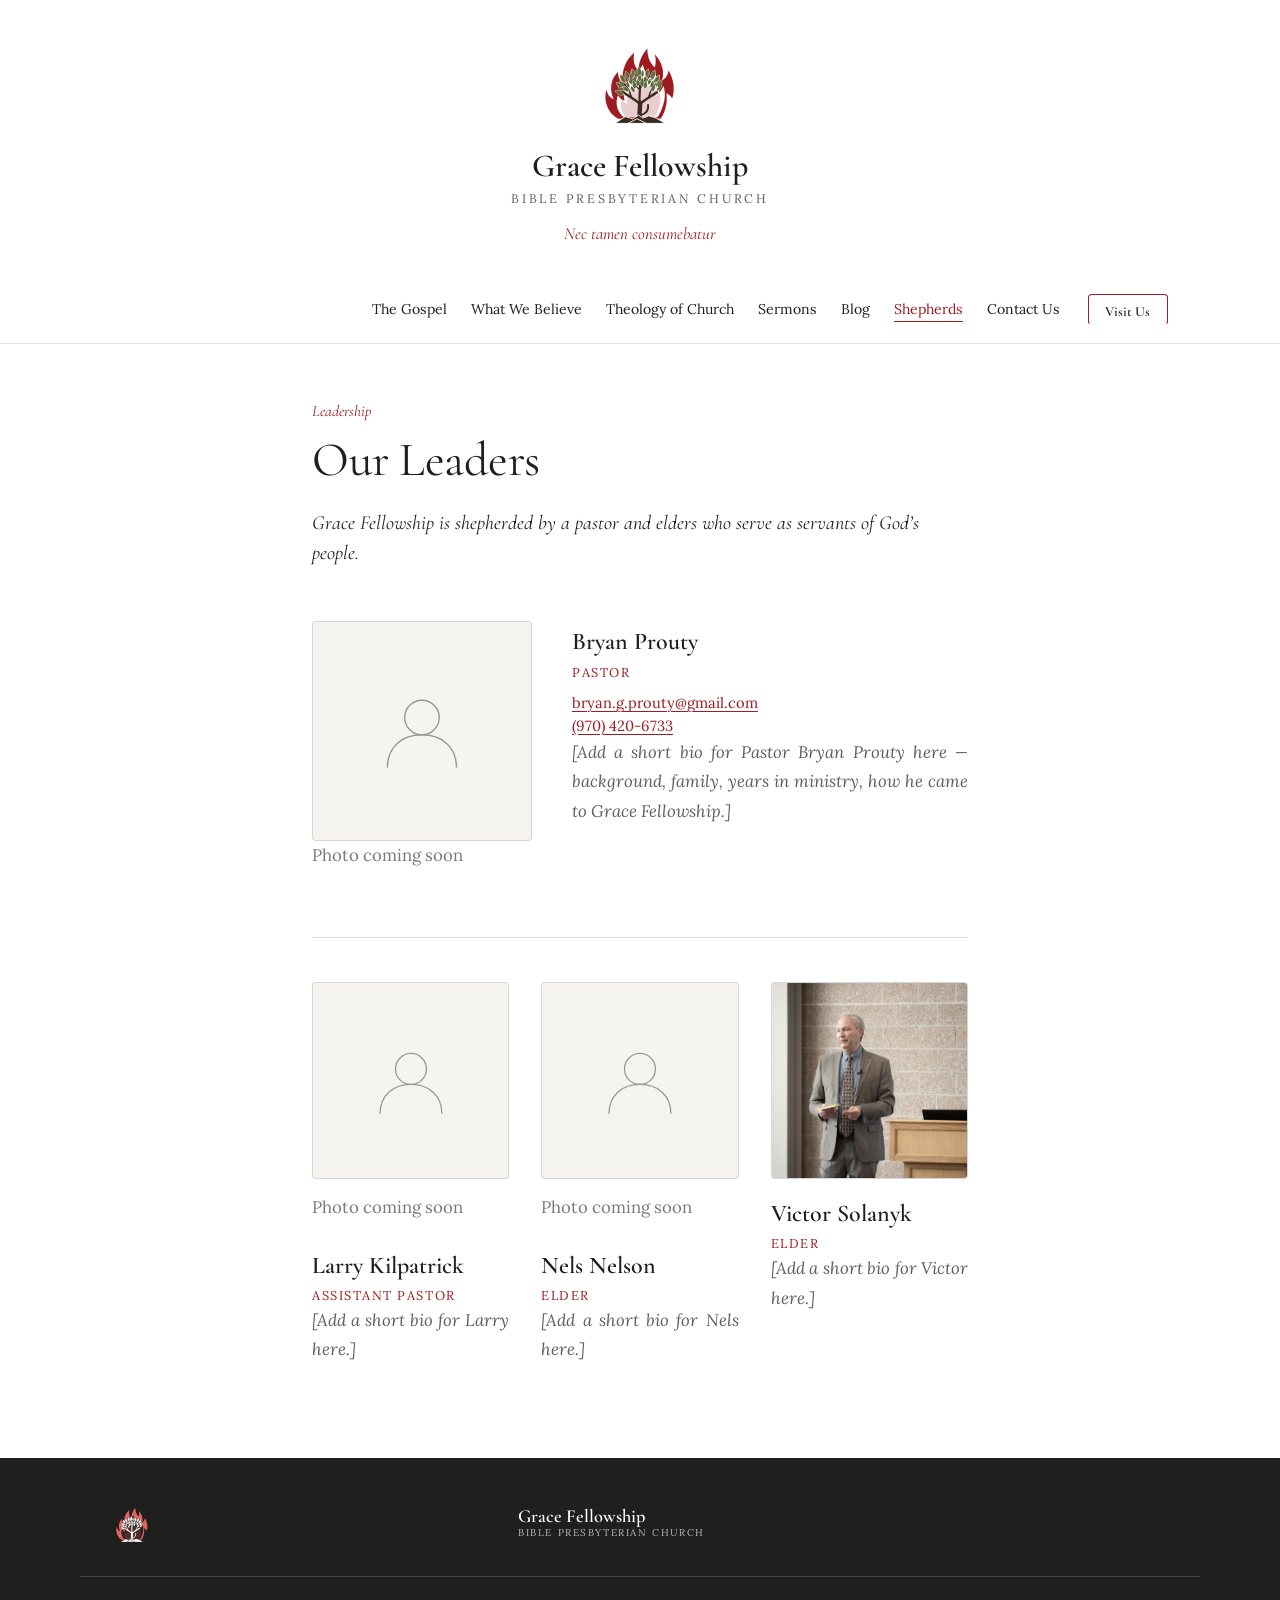
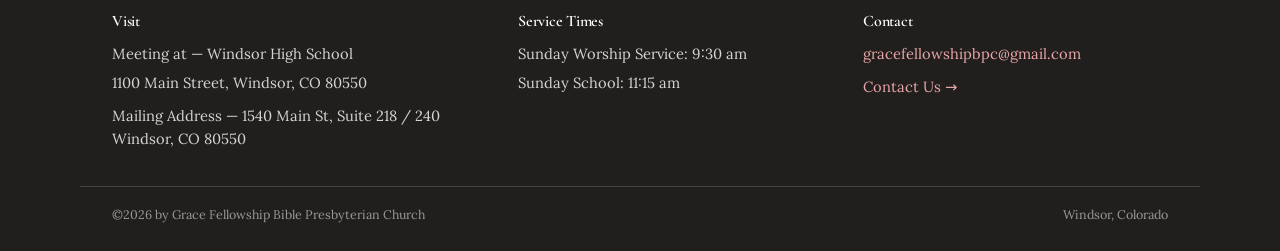
<file: shepherds.html>
<!DOCTYPE html>
<html lang="en">
<head>
<meta charset="UTF-8">
<meta name="viewport" content="width=device-width, initial-scale=1">
<title>Our Leaders | Grace Fellowship Bible Presbyterian Church</title>
<meta name="description" content="Meet the pastor and elders of Grace Fellowship Bible Presbyterian Church, Windsor, Colorado.">
<link rel="stylesheet" href="styles.css">
<style>


  .max{max-width:1120px;margin:0 auto;padding:0 32px}
  .visually-hidden{position:absolute;width:1px;height:1px;overflow:hidden;clip:rect(0 0 0 0)}

    /* ---------- header: big splash morphs into the compact nav on scroll ---------- */
  *{overflow-anchor:none}
  header.site{position:sticky;top:0;z-index:40;background:var(--color-bg);border-bottom:1px solid var(--color-divider)}
  .header-expanded{
    text-align:center;padding:44px 0 30px;
    max-height:340px;opacity:1;overflow:hidden;
    transition:max-height .32s ease, opacity .22s ease, padding .32s ease;
  }
  .header-expanded .mark{margin:0 auto 16px;display:block}
  .header-expanded .brand-intro-name{font-family:var(--font-heading);font-weight:600;font-size:2rem;line-height:1.1}
  .header-expanded .brand-intro-sub{font-size:0.78rem;letter-spacing:0.22em;text-transform:uppercase;color:var(--color-neutral-700);margin-top:6px}
  .header-expanded .brand-intro-motto{font-family:var(--font-heading);font-style:italic;color:var(--color-accent);font-size:1.05rem;margin-top:12px}
  header.site.is-compact .header-expanded{max-height:0;opacity:0;padding:0}
  /* the compact nav row itself always stays visible/usable (nav links, burger, Visit
     button) — only its logo+wordmark crossfades in, so the brand isn't shown twice
     at once while the splash above is still expanded, but navigation never disappears */
  .header-compact .wordmark{opacity:0;transition:opacity .22s ease}
  header.site.is-compact .header-compact .wordmark{opacity:1}
  @media (max-width:640px){
    .header-expanded{padding:32px 0 22px}
    .header-expanded .brand-intro-name{font-size:1.6rem}
  }

  /* ---------- header ---------- */
  header.site{position:sticky;top:0;z-index:40;background:var(--color-bg);border-bottom:1px solid var(--color-divider)}
  .nav-row{display:flex;align-items:center;justify-content:space-between;padding:16px 32px;max-width:1120px;margin:0 auto;gap:24px}
  .wordmark{display:flex;align-items:center;gap:12px;text-decoration:none;color:var(--color-text);white-space:nowrap}
  .wordmark-name{display:flex;flex-direction:column;line-height:1.15}
  .wordmark-name .n1{font-family:var(--font-heading);font-weight:600;font-size:1.15rem}
  .wordmark-name .n2{font-size:0.62rem;letter-spacing:0.16em;text-transform:uppercase;color:var(--color-neutral-700)}
  nav.primary{display:flex;align-items:center;gap:28px}
  nav.primary ul{list-style:none;display:flex;gap:24px;margin:0;padding:0;font-size:0.88rem}
  nav.primary a{text-decoration:none;color:var(--color-text);border-bottom:1px solid transparent;padding-bottom:3px;transition:border-color .15s ease,color .15s ease}
  nav.primary a:hover,nav.primary a[aria-current='page']{border-color:var(--color-accent);color:var(--color-accent)}
  .nav-toggle{display:none}
  .burger{display:none}

  /* ---------- article ---------- */
  .article-hero{padding:56px 0 8px}
  .article-hero .max{max-width:720px}
  .kicker{font-family:var(--font-heading);font-style:italic;color:var(--color-accent);font-size:0.98rem;margin-bottom:10px;display:block}
  .article-hero h1{font-size:clamp(2rem,4vw,3rem)}
  .lede{font-family:var(--font-heading);font-style:italic;font-size:1.25rem;line-height:1.5;margin-top:20px;color:var(--color-text)}

  article.prose{padding:32px 0 72px}
  article.prose .max{max-width:720px}
  article.prose p{font-size:1.05rem;line-height:1.75;text-align:justify;hyphens:auto;margin:0 0 22px}
  article.prose a{text-decoration:underline}

  /* ---------- leaders ---------- */
  .leader-featured{display:grid;grid-template-columns:220px 1fr;gap:40px;align-items:start;padding-bottom:44px;border-bottom:1px solid var(--color-divider);margin-bottom:44px}
  .leader-photo{aspect-ratio:1;border:1px solid var(--color-divider);border-radius:var(--radius-md);background:var(--color-surface);display:flex;align-items:center;justify-content:center;position:relative;overflow:hidden}
  .leader-photo img{width:100%;height:100%;object-fit:cover;object-position:top center;filter:sepia(0.15) saturate(0.9)}
  .leader-photo svg{width:44%;height:44%;color:var(--color-neutral-500)}
  .leader-photo-caption{font-size:11px;color:var(--color-neutral-600);text-align:center;margin-top:8px}
  .leader-name{font-family:var(--font-heading);font-weight:600;font-size:1.5rem;margin-top:2px}
  .leader-role{font-size:0.8rem;letter-spacing:0.12em;text-transform:uppercase;color:var(--color-accent);margin-top:2px}
  .leader-contact{margin-top:10px;font-size:0.92rem}
  .leader-contact a{display:block}
  .leader-bio{margin-top:14px;font-style:italic;color:var(--color-neutral-700)}
  .leader-grid{display:grid;grid-template-columns:repeat(3,1fr);gap:32px}
  .leader-card{display:flex;flex-direction:column}
  .leader-card .leader-photo{margin-bottom:14px}
  @media (max-width:760px){
    .leader-featured{grid-template-columns:1fr;gap:20px}
    .leader-featured .leader-photo{max-width:220px}
    .leader-grid{grid-template-columns:1fr;gap:36px}
  }


  /* ---------- accordion ---------- */
  .accordion-toolbar{display:flex;align-items:center;justify-content:space-between;gap:16px;flex-wrap:wrap;margin:36px 0 4px;padding-top:28px;border-top:1px solid var(--color-divider)}
  .read-time{font-size:0.85rem;color:var(--color-neutral-700)}
  .toolbar-btns{display:flex;gap:10px}
  .btn-sm{font-size:12px;padding:6px 14px}
  .accordion{margin-top:8px}
  details.section{border-bottom:1px solid var(--color-divider)}
  details.section summary{
    display:flex;align-items:baseline;gap:12px;cursor:pointer;list-style:none;
    padding:22px 0;font-family:var(--font-heading);font-weight:600;font-size:1.25rem;
  }
  details.section summary::-webkit-details-marker{display:none}
  details.section summary::marker{content:""}
  details.section .chevron{
    flex:none;color:var(--color-accent);font-size:0.8em;display:inline-block;
    transition:transform .15s ease;transform:rotate(0deg);
  }
  details.section[open] .chevron{transform:rotate(90deg)}
  details.section summary:hover .section-title{color:var(--color-accent)}
  details.section .section-body{padding:0 0 28px}
  details.section .section-body p:last-child{margin-bottom:0}

  blockquote.verse{margin:32px 0;padding:20px 0 20px 24px;border-left:2px solid var(--color-accent)}
  blockquote.verse p{font-family:var(--font-heading);font-style:italic;font-size:1.15rem;line-height:1.55;text-align:left;hyphens:none;margin:0 0 8px;color:var(--color-text)}
  blockquote.verse cite{display:block;font-style:normal;font-size:0.82rem}
  blockquote.verse cite a{color:var(--color-accent);text-decoration:none;border-bottom:1px solid var(--color-accent)}

  p.callout{text-align:center;font-family:var(--font-heading);font-style:italic;font-size:1.4rem;color:var(--color-accent);margin:36px 0}

  /* ---------- learn more ---------- */
  .learn{background:var(--color-surface);border-top:1px solid var(--color-divider);padding:64px 0 72px}
  .learn-grid{display:grid;grid-template-columns:repeat(2,1fr);gap:16px;margin-top:8px}
  .learn-grid .card ul{list-style:none;margin:8px 0 0;padding:0;font-size:13px}
  .learn-grid .card li{margin-bottom:6px}
  .learn-grid .card li a{text-decoration:underline}

  /* ---------- footer (shared with homepage) ---------- */
  footer.on-ink{background:var(--color-ink);color:var(--color-neutral-300);padding:48px 0 26px;font-size:0.92rem}
  footer .foot-top{display:flex;align-items:flex-start;gap:16px;margin-bottom:36px}
  footer .foot-top .wordmark-name .n1{color:#FFFFFF}
  footer .foot-top .wordmark-name .n2{color:var(--color-neutral-400)}
  footer .max{display:grid;grid-template-columns:1.2fr 1fr 1fr;gap:40px;padding-bottom:30px;border-bottom:1px solid color-mix(in srgb, #FFFFFF 16%, transparent)}
  footer h4{color:#FFFFFF;font-family:var(--font-heading);font-weight:600;font-size:1rem;margin-bottom:12px}
  footer p{margin:0 0 6px;color:var(--color-neutral-300)}
  footer a{color:var(--color-accent-300);text-decoration:none}
  footer a:hover{text-decoration:underline}
  .copyright{max-width:1120px;margin:18px auto 0;padding:0 32px;font-size:0.78rem;color:var(--color-neutral-500);display:flex;justify-content:space-between;flex-wrap:wrap;gap:8px}

  /* ---------- responsive ---------- */
  @media (max-width:1040px){
    nav.primary ul{display:none}
    .nav-toggle:checked ~ nav.primary ul{display:flex;flex-direction:column;gap:0;position:absolute;top:100%;left:0;right:0;background:var(--color-bg);border-bottom:1px solid var(--color-divider);padding:8px 32px 18px}
    nav.primary ul li{border-top:1px solid var(--color-divider)}
    nav.primary ul li:first-child{border-top:none}
    nav.primary ul li a{display:block;padding:12px 0}
    .burger{display:flex;align-items:center;justify-content:center;width:36px;height:36px;border:1px solid var(--color-text);cursor:pointer;flex:none}
    .nav-row{position:relative}
  }
  @media (max-width:920px){
    footer .max{grid-template-columns:1fr;gap:24px}
  }
  @media (max-width:640px){
    .learn-grid{grid-template-columns:1fr}
    article.prose p{text-align:left;hyphens:none}
  }
  @media (max-width:520px){
    .btn.header-visit{display:none}
  }
</style>
</head>
<body>

<header class="site">
  <div class="header-expanded">
    <div class="max">
    <svg viewBox="0 0 120 120" width="88" height="88" class="mark" style="display:block;overflow:visible" stroke-linecap="round" stroke-linejoin="round" aria-hidden="true" focusable="false">
        <path fill="#9E1B22" d="M30 102 C16 94 10 78 14 62 C16 70 20 74 24 75 C18 62 20 48 30 38 C30 46 33 51 37 53 C34 38 40 22 52 12 C50 24 53 32 58 36 C58 24 63 14 70 6 C70 18 74 26 80 32 C82 26 82 20 80 14 C90 24 94 38 90 50 C95 47 98 42 99 36 C106 48 108 62 104 74 C101 70 99 68 96 67 C98 80 94 94 88 102 Z"></path>
        <path fill="#FFFFFF" d="M38 100 C28 92 26 80 30 70 C33 75 36 77 39 77 C36 66 40 54 48 46 C48 52 50 56 54 58 C54 46 58 36 64 28 C66 38 70 44 76 48 C78 44 78 40 77 36 C84 44 88 56 86 66 C89 64 91 60 92 57 C96 68 94 84 84 100 Z"></path>
        <path fill="#9E1B22" fill-opacity="0.22" transform="translate(60 100) scale(0.82) translate(-60 -100)" d="M38 100 C28 92 26 80 30 70 C33 75 36 77 39 77 C36 66 40 54 48 46 C48 52 50 56 54 58 C54 46 58 36 64 28 C66 38 70 44 76 48 C78 44 78 40 77 36 C84 44 88 56 86 66 C89 64 91 60 92 57 C96 68 94 84 84 100 Z"></path>
        <g fill="none" stroke="#3B2A1F">
          <path stroke-width="6" d="M60 101 C58 93 61 87 60 80"></path>
          <path stroke-width="3.4" d="M60 82 C54 76 46 72 37 66"></path>
          <path stroke-width="3.4" d="M60 82 C66 76 74 72 83 66"></path>
          <path stroke-width="3" d="M60 84 C58 72 61 60 60 46"></path>
          <path stroke-width="2.6" d="M61 97 C68 95 72 90 71 83"></path>
          <path stroke-width="2" d="M48 72 C46 64 42 58 38 54"></path>
          <path stroke-width="2" d="M72 72 C74 64 78 58 82 54"></path>
          <path stroke-width="1.8" d="M60 62 C54 58 50 52 48 46"></path>
          <path stroke-width="1.8" d="M60 60 C66 56 70 50 72 44"></path>
        </g>
        <g fill="#5E6B3A" stroke="#FFFFFF" stroke-width="0.88" style="paint-order:stroke">
          <path transform="translate(52.8 65.6) rotate(-32) scale(0.80)" d="M0 0 C3.2 -3 3.4 -8 0 -12 C-3.4 -8 -3.2 -3 0 0 Z"></path>
          <path transform="translate(53.3 61.1) rotate(-10) scale(0.98)" d="M0 0 C3.2 -3 3.4 -8 0 -12 C-3.4 -8 -3.2 -3 0 0 Z"></path>
          <path transform="translate(57.3 58.1) rotate(-5) scale(0.86)" d="M0 0 C3.2 -3 3.4 -8 0 -12 C-3.4 -8 -3.2 -3 0 0 Z"></path>
          <path transform="translate(62.7 58.1) rotate(2) scale(1.04)" d="M0 0 C3.2 -3 3.4 -8 0 -12 C-3.4 -8 -3.2 -3 0 0 Z"></path>
          <path transform="translate(66.7 61.1) rotate(7) scale(0.92)" d="M0 0 C3.2 -3 3.4 -8 0 -12 C-3.4 -8 -3.2 -3 0 0 Z"></path>
          <path transform="translate(44.5 64.8) rotate(-49) scale(0.92)" d="M0 0 C3.2 -3 3.4 -8 0 -12 C-3.4 -8 -3.2 -3 0 0 Z"></path>
          <path transform="translate(45.4 59.5) rotate(-25) scale(0.80)" d="M0 0 C3.2 -3 3.4 -8 0 -12 C-3.4 -8 -3.2 -3 0 0 Z"></path>
          <path transform="translate(48.7 55.1) rotate(-20) scale(0.98)" d="M0 0 C3.2 -3 3.4 -8 0 -12 C-3.4 -8 -3.2 -3 0 0 Z"></path>
          <path transform="translate(53.9 52.0) rotate(-15) scale(0.86)" d="M0 0 C3.2 -3 3.4 -8 0 -12 C-3.4 -8 -3.2 -3 0 0 Z"></path>
          <path transform="translate(60.0 51.0) rotate(-9) scale(1.04)" d="M0 0 C3.2 -3 3.4 -8 0 -12 C-3.4 -8 -3.2 -3 0 0 Z"></path>
          <path transform="translate(66.1 52.0) rotate(18) scale(0.92)" d="M0 0 C3.2 -3 3.4 -8 0 -12 C-3.4 -8 -3.2 -3 0 0 Z"></path>
          <path transform="translate(71.3 55.1) rotate(23) scale(0.80)" d="M0 0 C3.2 -3 3.4 -8 0 -12 C-3.4 -8 -3.2 -3 0 0 Z"></path>
          <path transform="translate(74.6 59.5) rotate(28) scale(0.98)" d="M0 0 C3.2 -3 3.4 -8 0 -12 C-3.4 -8 -3.2 -3 0 0 Z"></path>
          <path transform="translate(75.5 64.8) rotate(31) scale(0.86)" d="M0 0 C3.2 -3 3.4 -8 0 -12 C-3.4 -8 -3.2 -3 0 0 Z"></path>
          <path transform="translate(37.8 69.0) rotate(-66) scale(1.04)" d="M0 0 C3.2 -3 3.4 -8 0 -12 C-3.4 -8 -3.2 -3 0 0 Z"></path>
          <path transform="translate(37.0 63.6) rotate(-42) scale(0.92)" d="M0 0 C3.2 -3 3.4 -8 0 -12 C-3.4 -8 -3.2 -3 0 0 Z"></path>
          <path transform="translate(38.0 58.3) rotate(-39) scale(0.80)" d="M0 0 C3.2 -3 3.4 -8 0 -12 C-3.4 -8 -3.2 -3 0 0 Z"></path>
          <path transform="translate(40.8 53.3) rotate(-36) scale(0.98)" d="M0 0 C3.2 -3 3.4 -8 0 -12 C-3.4 -8 -3.2 -3 0 0 Z"></path>
          <path transform="translate(45.1 49.3) rotate(-32) scale(0.86)" d="M0 0 C3.2 -3 3.4 -8 0 -12 C-3.4 -8 -3.2 -3 0 0 Z"></path>
          <path transform="translate(50.6 46.4) rotate(-7) scale(1.04)" d="M0 0 C3.2 -3 3.4 -8 0 -12 C-3.4 -8 -3.2 -3 0 0 Z"></path>
          <path transform="translate(56.8 44.9) rotate(-3) scale(0.92)" d="M0 0 C3.2 -3 3.4 -8 0 -12 C-3.4 -8 -3.2 -3 0 0 Z"></path>
          <path transform="translate(63.2 44.9) rotate(2) scale(0.80)" d="M0 0 C3.2 -3 3.4 -8 0 -12 C-3.4 -8 -3.2 -3 0 0 Z"></path>
          <path transform="translate(69.4 46.4) rotate(6) scale(0.98)" d="M0 0 C3.2 -3 3.4 -8 0 -12 C-3.4 -8 -3.2 -3 0 0 Z"></path>
          <path transform="translate(74.9 49.3) rotate(31) scale(0.86)" d="M0 0 C3.2 -3 3.4 -8 0 -12 C-3.4 -8 -3.2 -3 0 0 Z"></path>
          <path transform="translate(79.2 53.3) rotate(35) scale(1.04)" d="M0 0 C3.2 -3 3.4 -8 0 -12 C-3.4 -8 -3.2 -3 0 0 Z"></path>
          <path transform="translate(82.0 58.3) rotate(38) scale(0.92)" d="M0 0 C3.2 -3 3.4 -8 0 -12 C-3.4 -8 -3.2 -3 0 0 Z"></path>
          <path transform="translate(83.0 63.6) rotate(41) scale(0.80)" d="M0 0 C3.2 -3 3.4 -8 0 -12 C-3.4 -8 -3.2 -3 0 0 Z"></path>
          <path transform="translate(35.8 58.8) rotate(-54) scale(0.86)" d="M0 0 C3.2 -3 3.4 -8 0 -12 C-3.4 -8 -3.2 -3 0 0 Z"></path>
          <path transform="translate(39.1 52.5) rotate(-28) scale(1.04)" d="M0 0 C3.2 -3 3.4 -8 0 -12 C-3.4 -8 -3.2 -3 0 0 Z"></path>
          <path transform="translate(44.7 47.4) rotate(-22) scale(0.92)" d="M0 0 C3.2 -3 3.4 -8 0 -12 C-3.4 -8 -3.2 -3 0 0 Z"></path>
          <path transform="translate(51.9 44.1) rotate(-15) scale(0.80)" d="M0 0 C3.2 -3 3.4 -8 0 -12 C-3.4 -8 -3.2 -3 0 0 Z"></path>
          <path transform="translate(60.0 43.0) rotate(-9) scale(0.98)" d="M0 0 C3.2 -3 3.4 -8 0 -12 C-3.4 -8 -3.2 -3 0 0 Z"></path>
          <path transform="translate(68.1 44.1) rotate(18) scale(0.86)" d="M0 0 C3.2 -3 3.4 -8 0 -12 C-3.4 -8 -3.2 -3 0 0 Z"></path>
          <path transform="translate(75.3 47.4) rotate(25) scale(1.04)" d="M0 0 C3.2 -3 3.4 -8 0 -12 C-3.4 -8 -3.2 -3 0 0 Z"></path>
          <path transform="translate(80.9 52.5) rotate(31) scale(0.92)" d="M0 0 C3.2 -3 3.4 -8 0 -12 C-3.4 -8 -3.2 -3 0 0 Z"></path>
          <path transform="translate(84.2 58.8) rotate(36) scale(0.80)" d="M0 0 C3.2 -3 3.4 -8 0 -12 C-3.4 -8 -3.2 -3 0 0 Z"></path>
        </g>
        <path fill="#3B2A1F" stroke="#FFFFFF" stroke-width="1.2" d="M26 108 L40 99 L50 102 L58 97 L64 101 L72 98 L82 101 L94 108 Z"></path>
        <path fill="none" stroke="#FFFFFF" stroke-width="1.2" d="M44 108 L56 102 L68 108"></path>
      </svg>
    <div class="brand-intro-name">Grace Fellowship</div>
    <div class="brand-intro-sub">Bible Presbyterian Church</div>
    <div class="brand-intro-motto">Nec tamen consumebatur</div>
    </div>
  </div>
  <div class="header-compact">
  <div class="nav-row">
    <a class="wordmark" href="index.html">
      <svg viewBox="0 0 120 120" width="34" height="34" style="display:block;overflow:visible;flex:none" stroke-linecap="round" stroke-linejoin="round" aria-hidden="true" focusable="false">
        <path fill="#9E1B22" d="M30 102 C16 94 10 78 14 62 C16 70 20 74 24 75 C18 62 20 48 30 38 C30 46 33 51 37 53 C34 38 40 22 52 12 C50 24 53 32 58 36 C58 24 63 14 70 6 C70 18 74 26 80 32 C82 26 82 20 80 14 C90 24 94 38 90 50 C95 47 98 42 99 36 C106 48 108 62 104 74 C101 70 99 68 96 67 C98 80 94 94 88 102 Z"></path>
        <path fill="#FFFFFF" d="M38 100 C28 92 26 80 30 70 C33 75 36 77 39 77 C36 66 40 54 48 46 C48 52 50 56 54 58 C54 46 58 36 64 28 C66 38 70 44 76 48 C78 44 78 40 77 36 C84 44 88 56 86 66 C89 64 91 60 92 57 C96 68 94 84 84 100 Z"></path>
        <path fill="#9E1B22" fill-opacity="0.22" transform="translate(60 100) scale(0.82) translate(-60 -100)" d="M38 100 C28 92 26 80 30 70 C33 75 36 77 39 77 C36 66 40 54 48 46 C48 52 50 56 54 58 C54 46 58 36 64 28 C66 38 70 44 76 48 C78 44 78 40 77 36 C84 44 88 56 86 66 C89 64 91 60 92 57 C96 68 94 84 84 100 Z"></path>
        <g fill="none" stroke="#3B2A1F">
          <path stroke-width="6" d="M60 101 C58 93 61 87 60 80"></path>
          <path stroke-width="3.4" d="M60 82 C54 76 46 72 37 66"></path>
          <path stroke-width="3.4" d="M60 82 C66 76 74 72 83 66"></path>
          <path stroke-width="3" d="M60 84 C58 72 61 60 60 46"></path>
          <path stroke-width="2.6" d="M61 97 C68 95 72 90 71 83"></path>
          <path stroke-width="2" d="M48 72 C46 64 42 58 38 54"></path>
          <path stroke-width="2" d="M72 72 C74 64 78 58 82 54"></path>
          <path stroke-width="1.8" d="M60 62 C54 58 50 52 48 46"></path>
          <path stroke-width="1.8" d="M60 60 C66 56 70 50 72 44"></path>
        </g>
        <g fill="#5E6B3A" stroke="#FFFFFF" stroke-width="0.88" style="paint-order:stroke">
          <path transform="translate(52.8 65.6) rotate(-32) scale(0.80)" d="M0 0 C3.2 -3 3.4 -8 0 -12 C-3.4 -8 -3.2 -3 0 0 Z"></path>
          <path transform="translate(53.3 61.1) rotate(-10) scale(0.98)" d="M0 0 C3.2 -3 3.4 -8 0 -12 C-3.4 -8 -3.2 -3 0 0 Z"></path>
          <path transform="translate(57.3 58.1) rotate(-5) scale(0.86)" d="M0 0 C3.2 -3 3.4 -8 0 -12 C-3.4 -8 -3.2 -3 0 0 Z"></path>
          <path transform="translate(62.7 58.1) rotate(2) scale(1.04)" d="M0 0 C3.2 -3 3.4 -8 0 -12 C-3.4 -8 -3.2 -3 0 0 Z"></path>
          <path transform="translate(66.7 61.1) rotate(7) scale(0.92)" d="M0 0 C3.2 -3 3.4 -8 0 -12 C-3.4 -8 -3.2 -3 0 0 Z"></path>
          <path transform="translate(44.5 64.8) rotate(-49) scale(0.92)" d="M0 0 C3.2 -3 3.4 -8 0 -12 C-3.4 -8 -3.2 -3 0 0 Z"></path>
          <path transform="translate(45.4 59.5) rotate(-25) scale(0.80)" d="M0 0 C3.2 -3 3.4 -8 0 -12 C-3.4 -8 -3.2 -3 0 0 Z"></path>
          <path transform="translate(48.7 55.1) rotate(-20) scale(0.98)" d="M0 0 C3.2 -3 3.4 -8 0 -12 C-3.4 -8 -3.2 -3 0 0 Z"></path>
          <path transform="translate(53.9 52.0) rotate(-15) scale(0.86)" d="M0 0 C3.2 -3 3.4 -8 0 -12 C-3.4 -8 -3.2 -3 0 0 Z"></path>
          <path transform="translate(60.0 51.0) rotate(-9) scale(1.04)" d="M0 0 C3.2 -3 3.4 -8 0 -12 C-3.4 -8 -3.2 -3 0 0 Z"></path>
          <path transform="translate(66.1 52.0) rotate(18) scale(0.92)" d="M0 0 C3.2 -3 3.4 -8 0 -12 C-3.4 -8 -3.2 -3 0 0 Z"></path>
          <path transform="translate(71.3 55.1) rotate(23) scale(0.80)" d="M0 0 C3.2 -3 3.4 -8 0 -12 C-3.4 -8 -3.2 -3 0 0 Z"></path>
          <path transform="translate(74.6 59.5) rotate(28) scale(0.98)" d="M0 0 C3.2 -3 3.4 -8 0 -12 C-3.4 -8 -3.2 -3 0 0 Z"></path>
          <path transform="translate(75.5 64.8) rotate(31) scale(0.86)" d="M0 0 C3.2 -3 3.4 -8 0 -12 C-3.4 -8 -3.2 -3 0 0 Z"></path>
          <path transform="translate(37.8 69.0) rotate(-66) scale(1.04)" d="M0 0 C3.2 -3 3.4 -8 0 -12 C-3.4 -8 -3.2 -3 0 0 Z"></path>
          <path transform="translate(37.0 63.6) rotate(-42) scale(0.92)" d="M0 0 C3.2 -3 3.4 -8 0 -12 C-3.4 -8 -3.2 -3 0 0 Z"></path>
          <path transform="translate(38.0 58.3) rotate(-39) scale(0.80)" d="M0 0 C3.2 -3 3.4 -8 0 -12 C-3.4 -8 -3.2 -3 0 0 Z"></path>
          <path transform="translate(40.8 53.3) rotate(-36) scale(0.98)" d="M0 0 C3.2 -3 3.4 -8 0 -12 C-3.4 -8 -3.2 -3 0 0 Z"></path>
          <path transform="translate(45.1 49.3) rotate(-32) scale(0.86)" d="M0 0 C3.2 -3 3.4 -8 0 -12 C-3.4 -8 -3.2 -3 0 0 Z"></path>
          <path transform="translate(50.6 46.4) rotate(-7) scale(1.04)" d="M0 0 C3.2 -3 3.4 -8 0 -12 C-3.4 -8 -3.2 -3 0 0 Z"></path>
          <path transform="translate(56.8 44.9) rotate(-3) scale(0.92)" d="M0 0 C3.2 -3 3.4 -8 0 -12 C-3.4 -8 -3.2 -3 0 0 Z"></path>
          <path transform="translate(63.2 44.9) rotate(2) scale(0.80)" d="M0 0 C3.2 -3 3.4 -8 0 -12 C-3.4 -8 -3.2 -3 0 0 Z"></path>
          <path transform="translate(69.4 46.4) rotate(6) scale(0.98)" d="M0 0 C3.2 -3 3.4 -8 0 -12 C-3.4 -8 -3.2 -3 0 0 Z"></path>
          <path transform="translate(74.9 49.3) rotate(31) scale(0.86)" d="M0 0 C3.2 -3 3.4 -8 0 -12 C-3.4 -8 -3.2 -3 0 0 Z"></path>
          <path transform="translate(79.2 53.3) rotate(35) scale(1.04)" d="M0 0 C3.2 -3 3.4 -8 0 -12 C-3.4 -8 -3.2 -3 0 0 Z"></path>
          <path transform="translate(82.0 58.3) rotate(38) scale(0.92)" d="M0 0 C3.2 -3 3.4 -8 0 -12 C-3.4 -8 -3.2 -3 0 0 Z"></path>
          <path transform="translate(83.0 63.6) rotate(41) scale(0.80)" d="M0 0 C3.2 -3 3.4 -8 0 -12 C-3.4 -8 -3.2 -3 0 0 Z"></path>
          <path transform="translate(35.8 58.8) rotate(-54) scale(0.86)" d="M0 0 C3.2 -3 3.4 -8 0 -12 C-3.4 -8 -3.2 -3 0 0 Z"></path>
          <path transform="translate(39.1 52.5) rotate(-28) scale(1.04)" d="M0 0 C3.2 -3 3.4 -8 0 -12 C-3.4 -8 -3.2 -3 0 0 Z"></path>
          <path transform="translate(44.7 47.4) rotate(-22) scale(0.92)" d="M0 0 C3.2 -3 3.4 -8 0 -12 C-3.4 -8 -3.2 -3 0 0 Z"></path>
          <path transform="translate(51.9 44.1) rotate(-15) scale(0.80)" d="M0 0 C3.2 -3 3.4 -8 0 -12 C-3.4 -8 -3.2 -3 0 0 Z"></path>
          <path transform="translate(60.0 43.0) rotate(-9) scale(0.98)" d="M0 0 C3.2 -3 3.4 -8 0 -12 C-3.4 -8 -3.2 -3 0 0 Z"></path>
          <path transform="translate(68.1 44.1) rotate(18) scale(0.86)" d="M0 0 C3.2 -3 3.4 -8 0 -12 C-3.4 -8 -3.2 -3 0 0 Z"></path>
          <path transform="translate(75.3 47.4) rotate(25) scale(1.04)" d="M0 0 C3.2 -3 3.4 -8 0 -12 C-3.4 -8 -3.2 -3 0 0 Z"></path>
          <path transform="translate(80.9 52.5) rotate(31) scale(0.92)" d="M0 0 C3.2 -3 3.4 -8 0 -12 C-3.4 -8 -3.2 -3 0 0 Z"></path>
          <path transform="translate(84.2 58.8) rotate(36) scale(0.80)" d="M0 0 C3.2 -3 3.4 -8 0 -12 C-3.4 -8 -3.2 -3 0 0 Z"></path>
        </g>
        <path fill="#3B2A1F" stroke="#FFFFFF" stroke-width="1.2" d="M26 108 L40 99 L50 102 L58 97 L64 101 L72 98 L82 101 L94 108 Z"></path>
        <path fill="none" stroke="#FFFFFF" stroke-width="1.2" d="M44 108 L56 102 L68 108"></path>
      </svg>
      <span class="wordmark-name">
        <span class="n1">Grace Fellowship</span>
        <span class="n2">Bible Presbyterian Church</span>
      </span>
    </a>
    <input type="checkbox" id="nav-toggle" class="nav-toggle">
    <nav class="primary">
      <ul>
        <li><a href="gospel.html">The Gospel</a></li>
        <li><a href="what-we-believe.html">What We Believe</a></li>
        <li><a href="theology-of-church.html">Theology of Church</a></li>
        <li><a href="sermons.html">Sermons</a></li>
        <li><a href="https://www.gracefellowshipbpc.org/blog">Blog</a></li>
        <li><a href="shepherds.html" aria-current="page">Shepherds</a></li>
        <li><a href="contact.html">Contact Us</a></li>
      </ul>
      <label class="burger" for="nav-toggle">
        <svg width="18" height="14" viewBox="0 0 18 14" fill="none" stroke="currentColor" stroke-width="1.6"><path d="M0 1h18M0 7h18M0 13h18"/></svg>
      </label>
      <a class="btn btn-primary header-visit" href="index.html#visit">Visit Us</a>
    </nav>
  </div>
  </div>
</header>


<script>
  (function () {
    var header = document.querySelector('header.site');
    if (!header) return;
    var threshold = 40;
    function onScroll() {
      if (window.scrollY > threshold) {
        header.classList.add('is-compact');
      } else {
        header.classList.remove('is-compact');
      }
    }
    onScroll();
    window.addEventListener('scroll', onScroll, { passive: true });
  })();
</script>

<main id="top">

  <div class="article-hero">
    <div class="max">
      <span class="kicker">Leadership</span>
      <h1 class="display">Our Leaders</h1>
      <p class="lede">Grace Fellowship is shepherded by a pastor and elders who serve as servants of God&rsquo;s people.</p>
    </div>
  </div>

  <article class="prose">
    <div class="max">

      <div class="leader-featured">
        <div>
          <div class="leader-photo">
            <svg viewBox="0 0 100 100" fill="none" stroke="currentColor" stroke-width="1.5" aria-hidden="true"><circle cx="50" cy="36" r="18"></circle><path d="M14 88c0-22 16-34 36-34s36 12 36 34"></path></svg>
          </div>
          <p class="leader-photo-caption">Photo coming soon</p>
        </div>
        <div>
          <div class="leader-name">Bryan Prouty</div>
          <div class="leader-role">Pastor</div>
          <div class="leader-contact">
            <a href="mailto:bryan.g.prouty@gmail.com">bryan.g.prouty@gmail.com</a>
            <a href="tel:+19704206733">(970) 420-6733</a>
          </div>
          <p class="leader-bio">[Add a short bio for Pastor Bryan Prouty here &mdash; background, family, years in ministry, how he came to Grace Fellowship.]</p>
        </div>
      </div>

      <div class="leader-grid">
        <div class="leader-card">
          <div class="leader-photo">
            <svg viewBox="0 0 100 100" fill="none" stroke="currentColor" stroke-width="1.5" aria-hidden="true"><circle cx="50" cy="36" r="18"></circle><path d="M14 88c0-22 16-34 36-34s36 12 36 34"></path></svg>
          </div>
          <p class="leader-photo-caption">Photo coming soon</p>
          <div class="leader-name">Larry Kilpatrick</div>
          <div class="leader-role">Assistant Pastor</div>
          <p class="leader-bio">[Add a short bio for Larry here.]</p>
        </div>
        <div class="leader-card">
          <div class="leader-photo">
            <svg viewBox="0 0 100 100" fill="none" stroke="currentColor" stroke-width="1.5" aria-hidden="true"><circle cx="50" cy="36" r="18"></circle><path d="M14 88c0-22 16-34 36-34s36 12 36 34"></path></svg>
          </div>
          <p class="leader-photo-caption">Photo coming soon</p>
          <div class="leader-name">Nels Nelson</div>
          <div class="leader-role">Elder</div>
          <p class="leader-bio">[Add a short bio for Nels here.]</p>
        </div>
        <div class="leader-card">
          <div class="leader-photo">
            <img src="assets/elder-teaching.jpg" alt="Victor Solanyk" loading="lazy">
          </div>
          <div class="leader-name">Victor Solanyk</div>
          <div class="leader-role">Elder</div>
          <p class="leader-bio">[Add a short bio for Victor here.]</p>
        </div>
      </div>

    </div>
  </article>

</main>

<footer class="on-ink">
  <div class="max foot-top">
    <svg viewBox="0 0 120 120" width="40" height="40" style="display:block;overflow:visible;flex:none" stroke-linecap="round" stroke-linejoin="round" aria-hidden="true" focusable="false">
      <path fill="#E0655F" d="M30 102 C16 94 10 78 14 62 C16 70 20 74 24 75 C18 62 20 48 30 38 C30 46 33 51 37 53 C34 38 40 22 52 12 C50 24 53 32 58 36 C58 24 63 14 70 6 C70 18 74 26 80 32 C82 26 82 20 80 14 C90 24 94 38 90 50 C95 47 98 42 99 36 C106 48 108 62 104 74 C101 70 99 68 96 67 C98 80 94 94 88 102 Z"></path>
      <path fill="#211F1D" d="M38 100 C28 92 26 80 30 70 C33 75 36 77 39 77 C36 66 40 54 48 46 C48 52 50 56 54 58 C54 46 58 36 64 28 C66 38 70 44 76 48 C78 44 78 40 77 36 C84 44 88 56 86 66 C89 64 91 60 92 57 C96 68 94 84 84 100 Z"></path>
      <path fill="#E0655F" fill-opacity="0.22" transform="translate(60 100) scale(0.82) translate(-60 -100)" d="M38 100 C28 92 26 80 30 70 C33 75 36 77 39 77 C36 66 40 54 48 46 C48 52 50 56 54 58 C54 46 58 36 64 28 C66 38 70 44 76 48 C78 44 78 40 77 36 C84 44 88 56 86 66 C89 64 91 60 92 57 C96 68 94 84 84 100 Z"></path>
      <g fill="none" stroke="#FFFFFF">
        <path stroke-width="6" d="M60 101 C58 93 61 87 60 80"></path>
        <path stroke-width="3.4" d="M60 82 C54 76 46 72 37 66"></path>
        <path stroke-width="3.4" d="M60 82 C66 76 74 72 83 66"></path>
        <path stroke-width="3" d="M60 84 C58 72 61 60 60 46"></path>
        <path stroke-width="2.6" d="M61 97 C68 95 72 90 71 83"></path>
        <path stroke-width="2" d="M48 72 C46 64 42 58 38 54"></path>
        <path stroke-width="2" d="M72 72 C74 64 78 58 82 54"></path>
        <path stroke-width="1.8" d="M60 62 C54 58 50 52 48 46"></path>
        <path stroke-width="1.8" d="M60 60 C66 56 70 50 72 44"></path>
      </g>
      <g fill="#FFFFFF" stroke="#211F1D" stroke-width="0.99" style="paint-order:stroke">
        <path transform="translate(52.8 65.6) rotate(-32) scale(0.80)" d="M0 0 C3.2 -3 3.4 -8 0 -12 C-3.4 -8 -3.2 -3 0 0 Z"></path>
        <path transform="translate(53.3 61.1) rotate(-10) scale(0.98)" d="M0 0 C3.2 -3 3.4 -8 0 -12 C-3.4 -8 -3.2 -3 0 0 Z"></path>
        <path transform="translate(57.3 58.1) rotate(-5) scale(0.86)" d="M0 0 C3.2 -3 3.4 -8 0 -12 C-3.4 -8 -3.2 -3 0 0 Z"></path>
        <path transform="translate(62.7 58.1) rotate(2) scale(1.04)" d="M0 0 C3.2 -3 3.4 -8 0 -12 C-3.4 -8 -3.2 -3 0 0 Z"></path>
        <path transform="translate(66.7 61.1) rotate(7) scale(0.92)" d="M0 0 C3.2 -3 3.4 -8 0 -12 C-3.4 -8 -3.2 -3 0 0 Z"></path>
        <path transform="translate(44.5 64.8) rotate(-49) scale(0.92)" d="M0 0 C3.2 -3 3.4 -8 0 -12 C-3.4 -8 -3.2 -3 0 0 Z"></path>
        <path transform="translate(45.4 59.5) rotate(-25) scale(0.80)" d="M0 0 C3.2 -3 3.4 -8 0 -12 C-3.4 -8 -3.2 -3 0 0 Z"></path>
        <path transform="translate(48.7 55.1) rotate(-20) scale(0.98)" d="M0 0 C3.2 -3 3.4 -8 0 -12 C-3.4 -8 -3.2 -3 0 0 Z"></path>
        <path transform="translate(53.9 52.0) rotate(-15) scale(0.86)" d="M0 0 C3.2 -3 3.4 -8 0 -12 C-3.4 -8 -3.2 -3 0 0 Z"></path>
        <path transform="translate(60.0 51.0) rotate(-9) scale(1.04)" d="M0 0 C3.2 -3 3.4 -8 0 -12 C-3.4 -8 -3.2 -3 0 0 Z"></path>
        <path transform="translate(66.1 52.0) rotate(18) scale(0.92)" d="M0 0 C3.2 -3 3.4 -8 0 -12 C-3.4 -8 -3.2 -3 0 0 Z"></path>
        <path transform="translate(71.3 55.1) rotate(23) scale(0.80)" d="M0 0 C3.2 -3 3.4 -8 0 -12 C-3.4 -8 -3.2 -3 0 0 Z"></path>
        <path transform="translate(74.6 59.5) rotate(28) scale(0.98)" d="M0 0 C3.2 -3 3.4 -8 0 -12 C-3.4 -8 -3.2 -3 0 0 Z"></path>
        <path transform="translate(75.5 64.8) rotate(31) scale(0.86)" d="M0 0 C3.2 -3 3.4 -8 0 -12 C-3.4 -8 -3.2 -3 0 0 Z"></path>
        <path transform="translate(37.8 69.0) rotate(-66) scale(1.04)" d="M0 0 C3.2 -3 3.4 -8 0 -12 C-3.4 -8 -3.2 -3 0 0 Z"></path>
        <path transform="translate(37.0 63.6) rotate(-42) scale(0.92)" d="M0 0 C3.2 -3 3.4 -8 0 -12 C-3.4 -8 -3.2 -3 0 0 Z"></path>
        <path transform="translate(38.0 58.3) rotate(-39) scale(0.80)" d="M0 0 C3.2 -3 3.4 -8 0 -12 C-3.4 -8 -3.2 -3 0 0 Z"></path>
        <path transform="translate(40.8 53.3) rotate(-36) scale(0.98)" d="M0 0 C3.2 -3 3.4 -8 0 -12 C-3.4 -8 -3.2 -3 0 0 Z"></path>
        <path transform="translate(45.1 49.3) rotate(-32) scale(0.86)" d="M0 0 C3.2 -3 3.4 -8 0 -12 C-3.4 -8 -3.2 -3 0 0 Z"></path>
        <path transform="translate(50.6 46.4) rotate(-7) scale(1.04)" d="M0 0 C3.2 -3 3.4 -8 0 -12 C-3.4 -8 -3.2 -3 0 0 Z"></path>
        <path transform="translate(56.8 44.9) rotate(-3) scale(0.92)" d="M0 0 C3.2 -3 3.4 -8 0 -12 C-3.4 -8 -3.2 -3 0 0 Z"></path>
        <path transform="translate(63.2 44.9) rotate(2) scale(0.80)" d="M0 0 C3.2 -3 3.4 -8 0 -12 C-3.4 -8 -3.2 -3 0 0 Z"></path>
        <path transform="translate(69.4 46.4) rotate(6) scale(0.98)" d="M0 0 C3.2 -3 3.4 -8 0 -12 C-3.4 -8 -3.2 -3 0 0 Z"></path>
        <path transform="translate(74.9 49.3) rotate(31) scale(0.86)" d="M0 0 C3.2 -3 3.4 -8 0 -12 C-3.4 -8 -3.2 -3 0 0 Z"></path>
        <path transform="translate(79.2 53.3) rotate(35) scale(1.04)" d="M0 0 C3.2 -3 3.4 -8 0 -12 C-3.4 -8 -3.2 -3 0 0 Z"></path>
        <path transform="translate(82.0 58.3) rotate(38) scale(0.92)" d="M0 0 C3.2 -3 3.4 -8 0 -12 C-3.4 -8 -3.2 -3 0 0 Z"></path>
        <path transform="translate(83.0 63.6) rotate(41) scale(0.80)" d="M0 0 C3.2 -3 3.4 -8 0 -12 C-3.4 -8 -3.2 -3 0 0 Z"></path>
        <path transform="translate(35.8 58.8) rotate(-54) scale(0.86)" d="M0 0 C3.2 -3 3.4 -8 0 -12 C-3.4 -8 -3.2 -3 0 0 Z"></path>
        <path transform="translate(39.1 52.5) rotate(-28) scale(1.04)" d="M0 0 C3.2 -3 3.4 -8 0 -12 C-3.4 -8 -3.2 -3 0 0 Z"></path>
        <path transform="translate(44.7 47.4) rotate(-22) scale(0.92)" d="M0 0 C3.2 -3 3.4 -8 0 -12 C-3.4 -8 -3.2 -3 0 0 Z"></path>
        <path transform="translate(51.9 44.1) rotate(-15) scale(0.80)" d="M0 0 C3.2 -3 3.4 -8 0 -12 C-3.4 -8 -3.2 -3 0 0 Z"></path>
        <path transform="translate(60.0 43.0) rotate(-9) scale(0.98)" d="M0 0 C3.2 -3 3.4 -8 0 -12 C-3.4 -8 -3.2 -3 0 0 Z"></path>
        <path transform="translate(68.1 44.1) rotate(18) scale(0.86)" d="M0 0 C3.2 -3 3.4 -8 0 -12 C-3.4 -8 -3.2 -3 0 0 Z"></path>
        <path transform="translate(75.3 47.4) rotate(25) scale(1.04)" d="M0 0 C3.2 -3 3.4 -8 0 -12 C-3.4 -8 -3.2 -3 0 0 Z"></path>
        <path transform="translate(80.9 52.5) rotate(31) scale(0.92)" d="M0 0 C3.2 -3 3.4 -8 0 -12 C-3.4 -8 -3.2 -3 0 0 Z"></path>
        <path transform="translate(84.2 58.8) rotate(36) scale(0.80)" d="M0 0 C3.2 -3 3.4 -8 0 -12 C-3.4 -8 -3.2 -3 0 0 Z"></path>
      </g>
      <path fill="#FFFFFF" stroke="#211F1D" stroke-width="1.2" d="M26 108 L40 99 L50 102 L58 97 L64 101 L72 98 L82 101 L94 108 Z"></path>
      <path fill="none" stroke="#211F1D" stroke-width="1.2" d="M44 108 L56 102 L68 108"></path>
    </svg>
    <span class="wordmark-name">
      <span class="n1">Grace Fellowship</span>
      <span class="n2">Bible Presbyterian Church</span>
    </span>
  </div>
  <div class="max">
    <div>
      <h4>Visit</h4>
      <p>Meeting at &mdash; Windsor High School</p>
      <p>1100 Main Street, Windsor, CO 80550</p>
      <p style="margin-top:10px">Mailing Address &mdash; 1540 Main St, Suite 218 / 240<br>Windsor, CO 80550</p>
    </div>
    <div>
      <h4>Service Times</h4>
      <p>Sunday Worship Service: 9:30&nbsp;am</p>
      <p>Sunday School: 11:15&nbsp;am</p>
    </div>
    <div>
      <h4>Contact</h4>
      <p><a href="mailto:gracefellowshipbpc@gmail.com">gracefellowshipbpc@gmail.com</a></p>
      <p style="margin-top:10px"><a href="contact.html">Contact Us &rarr;</a></p>
    </div>
  </div>
  <div class="copyright">
    <span>&copy;2026 by Grace Fellowship Bible Presbyterian Church</span>
    <span>Windsor, Colorado</span>
  </div>
</footer>

</body>
</html>
</file>
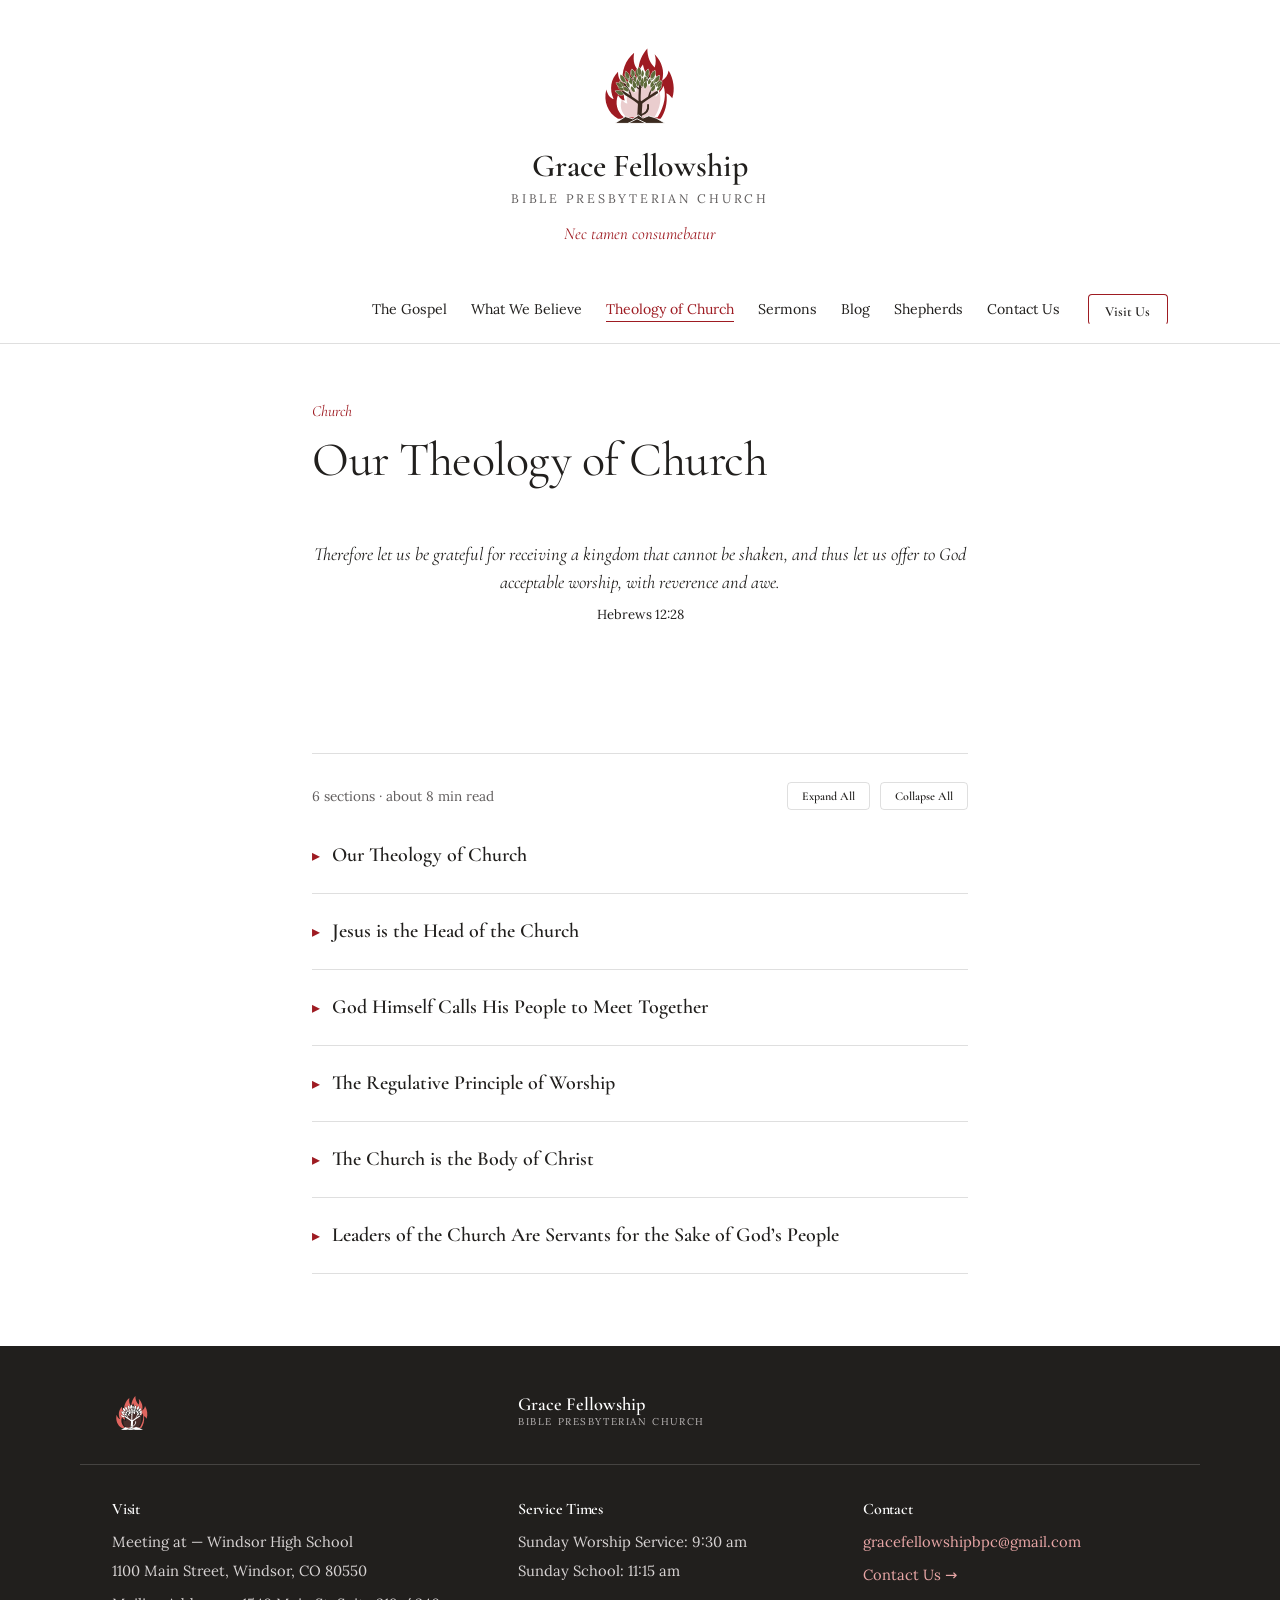
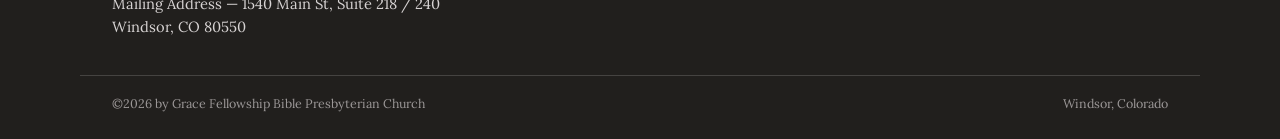
<file: theology-of-church.html>
<!DOCTYPE html>
<html lang="en">
<head>
<meta charset="UTF-8">
<meta name="viewport" content="width=device-width, initial-scale=1">
<title>Theology of Church | Grace Fellowship Bible Presbyterian Church</title>
<meta name="description" content="Grace Fellowship’s theology of the church: adoption into God’s family, Christ as head, gathered worship, the regulative principle, the body of Christ, and servant leadership.">
<link rel="stylesheet" href="styles.css">
<style>


  .max{max-width:1120px;margin:0 auto;padding:0 32px}
  .visually-hidden{position:absolute;width:1px;height:1px;overflow:hidden;clip:rect(0 0 0 0)}

    /* ---------- header: big splash morphs into the compact nav on scroll ---------- */
  *{overflow-anchor:none}
  header.site{position:sticky;top:0;z-index:40;background:var(--color-bg);border-bottom:1px solid var(--color-divider)}
  .header-expanded{
    text-align:center;padding:44px 0 30px;
    max-height:340px;opacity:1;overflow:hidden;
    transition:max-height .32s ease, opacity .22s ease, padding .32s ease;
  }
  .header-expanded .mark{margin:0 auto 16px;display:block}
  .header-expanded .brand-intro-name{font-family:var(--font-heading);font-weight:600;font-size:2rem;line-height:1.1}
  .header-expanded .brand-intro-sub{font-size:0.78rem;letter-spacing:0.22em;text-transform:uppercase;color:var(--color-neutral-700);margin-top:6px}
  .header-expanded .brand-intro-motto{font-family:var(--font-heading);font-style:italic;color:var(--color-accent);font-size:1.05rem;margin-top:12px}
  header.site.is-compact .header-expanded{max-height:0;opacity:0;padding:0}
  /* the compact nav row itself always stays visible/usable (nav links, burger, Visit
     button) — only its logo+wordmark crossfades in, so the brand isn't shown twice
     at once while the splash above is still expanded, but navigation never disappears */
  .header-compact .wordmark{opacity:0;transition:opacity .22s ease}
  header.site.is-compact .header-compact .wordmark{opacity:1}
  @media (max-width:640px){
    .header-expanded{padding:32px 0 22px}
    .header-expanded .brand-intro-name{font-size:1.6rem}
  }

  /* ---------- header ---------- */
  header.site{position:sticky;top:0;z-index:40;background:var(--color-bg);border-bottom:1px solid var(--color-divider)}
  .nav-row{display:flex;align-items:center;justify-content:space-between;padding:16px 32px;max-width:1120px;margin:0 auto;gap:24px}
  .wordmark{display:flex;align-items:center;gap:12px;text-decoration:none;color:var(--color-text);white-space:nowrap}
  .wordmark-name{display:flex;flex-direction:column;line-height:1.15}
  .wordmark-name .n1{font-family:var(--font-heading);font-weight:600;font-size:1.15rem}
  .wordmark-name .n2{font-size:0.62rem;letter-spacing:0.16em;text-transform:uppercase;color:var(--color-neutral-700)}
  nav.primary{display:flex;align-items:center;gap:28px}
  nav.primary ul{list-style:none;display:flex;gap:24px;margin:0;padding:0;font-size:0.88rem}
  nav.primary a{text-decoration:none;color:var(--color-text);border-bottom:1px solid transparent;padding-bottom:3px;transition:border-color .15s ease,color .15s ease}
  nav.primary a:hover,nav.primary a[aria-current='page']{border-color:var(--color-accent);color:var(--color-accent)}
  .nav-toggle{display:none}
  .burger{display:none}

  /* ---------- article ---------- */
  .article-hero{padding:56px 0 8px}
  .article-hero .max{max-width:720px}
  .kicker{font-family:var(--font-heading);font-style:italic;color:var(--color-accent);font-size:0.98rem;margin-bottom:10px;display:block}
  .article-hero h1{font-size:clamp(2rem,4vw,3rem)}
  .lede{font-family:var(--font-heading);font-style:italic;font-size:1.25rem;line-height:1.5;margin-top:20px;color:var(--color-text)}

  article.prose{padding:32px 0 72px}
  article.prose .max{max-width:720px}
  article.prose p{font-size:1.05rem;line-height:1.75;text-align:justify;hyphens:auto;margin:0 0 22px}
  article.prose a{text-decoration:underline}

  /* ---------- order of worship ---------- */
  .order-of-worship{list-style:none;margin:20px 0 24px;padding:0;counter-reset:ow}
  .order-of-worship li{
    counter-increment:ow;position:relative;padding:12px 0 12px 40px;
    border-top:1px solid var(--color-divider);font-size:1.02rem;line-height:1.5;
  }
  .order-of-worship li:first-child{border-top:none}
  .order-of-worship li::before{
    content:counter(ow);position:absolute;left:0;top:12px;
    font-family:var(--font-heading);font-style:italic;font-weight:600;
    color:var(--color-accent);font-size:1.15rem;width:28px;
  }


  /* ---------- accordion ---------- */
  .accordion-toolbar{display:flex;align-items:center;justify-content:space-between;gap:16px;flex-wrap:wrap;margin:36px 0 4px;padding-top:28px;border-top:1px solid var(--color-divider)}
  .read-time{font-size:0.85rem;color:var(--color-neutral-700)}
  .toolbar-btns{display:flex;gap:10px}
  .btn-sm{font-size:12px;padding:6px 14px}
  .accordion{margin-top:8px}
  details.section{border-bottom:1px solid var(--color-divider)}
  details.section summary{
    display:flex;align-items:baseline;gap:12px;cursor:pointer;list-style:none;
    padding:22px 0;font-family:var(--font-heading);font-weight:600;font-size:1.25rem;
  }
  details.section summary::-webkit-details-marker{display:none}
  details.section summary::marker{content:""}
  details.section .chevron{
    flex:none;color:var(--color-accent);font-size:0.8em;display:inline-block;
    transition:transform .15s ease;transform:rotate(0deg);
  }
  details.section[open] .chevron{transform:rotate(90deg)}
  details.section summary:hover .section-title{color:var(--color-accent)}
  details.section .section-body{padding:0 0 28px}
  details.section .section-body p:last-child{margin-bottom:0}

  blockquote.verse{margin:32px 0;padding:20px 0 20px 24px;border-left:2px solid var(--color-accent)}
  blockquote.verse p{font-family:var(--font-heading);font-style:italic;font-size:1.15rem;line-height:1.55;text-align:left;hyphens:none;margin:0 0 8px;color:var(--color-text)}
  blockquote.verse cite{display:block;font-style:normal;font-size:0.82rem}
  blockquote.verse cite a{color:var(--color-accent);text-decoration:none;border-bottom:1px solid var(--color-accent)}

  p.callout{text-align:center;font-family:var(--font-heading);font-style:italic;font-size:1.4rem;color:var(--color-accent);margin:36px 0}

  /* ---------- learn more ---------- */
  .learn{background:var(--color-surface);border-top:1px solid var(--color-divider);padding:64px 0 72px}
  .learn-grid{display:grid;grid-template-columns:repeat(2,1fr);gap:16px;margin-top:8px}
  .learn-grid .card ul{list-style:none;margin:8px 0 0;padding:0;font-size:13px}
  .learn-grid .card li{margin-bottom:6px}
  .learn-grid .card li a{text-decoration:underline}

  /* ---------- footer (shared with homepage) ---------- */
  footer.on-ink{background:var(--color-ink);color:var(--color-neutral-300);padding:48px 0 26px;font-size:0.92rem}
  footer .foot-top{display:flex;align-items:flex-start;gap:16px;margin-bottom:36px}
  footer .foot-top .wordmark-name .n1{color:#FFFFFF}
  footer .foot-top .wordmark-name .n2{color:var(--color-neutral-400)}
  footer .max{display:grid;grid-template-columns:1.2fr 1fr 1fr;gap:40px;padding-bottom:30px;border-bottom:1px solid color-mix(in srgb, #FFFFFF 16%, transparent)}
  footer h4{color:#FFFFFF;font-family:var(--font-heading);font-weight:600;font-size:1rem;margin-bottom:12px}
  footer p{margin:0 0 6px;color:var(--color-neutral-300)}
  footer a{color:var(--color-accent-300);text-decoration:none}
  footer a:hover{text-decoration:underline}
  .copyright{max-width:1120px;margin:18px auto 0;padding:0 32px;font-size:0.78rem;color:var(--color-neutral-500);display:flex;justify-content:space-between;flex-wrap:wrap;gap:8px}

  /* ---------- responsive ---------- */
  @media (max-width:1040px){
    nav.primary ul{display:none}
    .nav-toggle:checked ~ nav.primary ul{display:flex;flex-direction:column;gap:0;position:absolute;top:100%;left:0;right:0;background:var(--color-bg);border-bottom:1px solid var(--color-divider);padding:8px 32px 18px}
    nav.primary ul li{border-top:1px solid var(--color-divider)}
    nav.primary ul li:first-child{border-top:none}
    nav.primary ul li a{display:block;padding:12px 0}
    .burger{display:flex;align-items:center;justify-content:center;width:36px;height:36px;border:1px solid var(--color-text);cursor:pointer;flex:none}
    .nav-row{position:relative}
  }
  @media (max-width:920px){
    footer .max{grid-template-columns:1fr;gap:24px}
  }
  @media (max-width:640px){
    .learn-grid{grid-template-columns:1fr}
    article.prose p{text-align:left;hyphens:none}
  }
  @media (max-width:520px){
    .btn.header-visit{display:none}
  }
</style>
</head>
<body>

<header class="site">
  <div class="header-expanded">
    <div class="max">
    <svg viewBox="0 0 120 120" width="88" height="88" class="mark" style="display:block;overflow:visible" stroke-linecap="round" stroke-linejoin="round" aria-hidden="true" focusable="false">
        <path fill="#9E1B22" d="M30 102 C16 94 10 78 14 62 C16 70 20 74 24 75 C18 62 20 48 30 38 C30 46 33 51 37 53 C34 38 40 22 52 12 C50 24 53 32 58 36 C58 24 63 14 70 6 C70 18 74 26 80 32 C82 26 82 20 80 14 C90 24 94 38 90 50 C95 47 98 42 99 36 C106 48 108 62 104 74 C101 70 99 68 96 67 C98 80 94 94 88 102 Z"></path>
        <path fill="#FFFFFF" d="M38 100 C28 92 26 80 30 70 C33 75 36 77 39 77 C36 66 40 54 48 46 C48 52 50 56 54 58 C54 46 58 36 64 28 C66 38 70 44 76 48 C78 44 78 40 77 36 C84 44 88 56 86 66 C89 64 91 60 92 57 C96 68 94 84 84 100 Z"></path>
        <path fill="#9E1B22" fill-opacity="0.22" transform="translate(60 100) scale(0.82) translate(-60 -100)" d="M38 100 C28 92 26 80 30 70 C33 75 36 77 39 77 C36 66 40 54 48 46 C48 52 50 56 54 58 C54 46 58 36 64 28 C66 38 70 44 76 48 C78 44 78 40 77 36 C84 44 88 56 86 66 C89 64 91 60 92 57 C96 68 94 84 84 100 Z"></path>
        <g fill="none" stroke="#3B2A1F">
          <path stroke-width="6" d="M60 101 C58 93 61 87 60 80"></path>
          <path stroke-width="3.4" d="M60 82 C54 76 46 72 37 66"></path>
          <path stroke-width="3.4" d="M60 82 C66 76 74 72 83 66"></path>
          <path stroke-width="3" d="M60 84 C58 72 61 60 60 46"></path>
          <path stroke-width="2.6" d="M61 97 C68 95 72 90 71 83"></path>
          <path stroke-width="2" d="M48 72 C46 64 42 58 38 54"></path>
          <path stroke-width="2" d="M72 72 C74 64 78 58 82 54"></path>
          <path stroke-width="1.8" d="M60 62 C54 58 50 52 48 46"></path>
          <path stroke-width="1.8" d="M60 60 C66 56 70 50 72 44"></path>
        </g>
        <g fill="#5E6B3A" stroke="#FFFFFF" stroke-width="0.88" style="paint-order:stroke">
          <path transform="translate(52.8 65.6) rotate(-32) scale(0.80)" d="M0 0 C3.2 -3 3.4 -8 0 -12 C-3.4 -8 -3.2 -3 0 0 Z"></path>
          <path transform="translate(53.3 61.1) rotate(-10) scale(0.98)" d="M0 0 C3.2 -3 3.4 -8 0 -12 C-3.4 -8 -3.2 -3 0 0 Z"></path>
          <path transform="translate(57.3 58.1) rotate(-5) scale(0.86)" d="M0 0 C3.2 -3 3.4 -8 0 -12 C-3.4 -8 -3.2 -3 0 0 Z"></path>
          <path transform="translate(62.7 58.1) rotate(2) scale(1.04)" d="M0 0 C3.2 -3 3.4 -8 0 -12 C-3.4 -8 -3.2 -3 0 0 Z"></path>
          <path transform="translate(66.7 61.1) rotate(7) scale(0.92)" d="M0 0 C3.2 -3 3.4 -8 0 -12 C-3.4 -8 -3.2 -3 0 0 Z"></path>
          <path transform="translate(44.5 64.8) rotate(-49) scale(0.92)" d="M0 0 C3.2 -3 3.4 -8 0 -12 C-3.4 -8 -3.2 -3 0 0 Z"></path>
          <path transform="translate(45.4 59.5) rotate(-25) scale(0.80)" d="M0 0 C3.2 -3 3.4 -8 0 -12 C-3.4 -8 -3.2 -3 0 0 Z"></path>
          <path transform="translate(48.7 55.1) rotate(-20) scale(0.98)" d="M0 0 C3.2 -3 3.4 -8 0 -12 C-3.4 -8 -3.2 -3 0 0 Z"></path>
          <path transform="translate(53.9 52.0) rotate(-15) scale(0.86)" d="M0 0 C3.2 -3 3.4 -8 0 -12 C-3.4 -8 -3.2 -3 0 0 Z"></path>
          <path transform="translate(60.0 51.0) rotate(-9) scale(1.04)" d="M0 0 C3.2 -3 3.4 -8 0 -12 C-3.4 -8 -3.2 -3 0 0 Z"></path>
          <path transform="translate(66.1 52.0) rotate(18) scale(0.92)" d="M0 0 C3.2 -3 3.4 -8 0 -12 C-3.4 -8 -3.2 -3 0 0 Z"></path>
          <path transform="translate(71.3 55.1) rotate(23) scale(0.80)" d="M0 0 C3.2 -3 3.4 -8 0 -12 C-3.4 -8 -3.2 -3 0 0 Z"></path>
          <path transform="translate(74.6 59.5) rotate(28) scale(0.98)" d="M0 0 C3.2 -3 3.4 -8 0 -12 C-3.4 -8 -3.2 -3 0 0 Z"></path>
          <path transform="translate(75.5 64.8) rotate(31) scale(0.86)" d="M0 0 C3.2 -3 3.4 -8 0 -12 C-3.4 -8 -3.2 -3 0 0 Z"></path>
          <path transform="translate(37.8 69.0) rotate(-66) scale(1.04)" d="M0 0 C3.2 -3 3.4 -8 0 -12 C-3.4 -8 -3.2 -3 0 0 Z"></path>
          <path transform="translate(37.0 63.6) rotate(-42) scale(0.92)" d="M0 0 C3.2 -3 3.4 -8 0 -12 C-3.4 -8 -3.2 -3 0 0 Z"></path>
          <path transform="translate(38.0 58.3) rotate(-39) scale(0.80)" d="M0 0 C3.2 -3 3.4 -8 0 -12 C-3.4 -8 -3.2 -3 0 0 Z"></path>
          <path transform="translate(40.8 53.3) rotate(-36) scale(0.98)" d="M0 0 C3.2 -3 3.4 -8 0 -12 C-3.4 -8 -3.2 -3 0 0 Z"></path>
          <path transform="translate(45.1 49.3) rotate(-32) scale(0.86)" d="M0 0 C3.2 -3 3.4 -8 0 -12 C-3.4 -8 -3.2 -3 0 0 Z"></path>
          <path transform="translate(50.6 46.4) rotate(-7) scale(1.04)" d="M0 0 C3.2 -3 3.4 -8 0 -12 C-3.4 -8 -3.2 -3 0 0 Z"></path>
          <path transform="translate(56.8 44.9) rotate(-3) scale(0.92)" d="M0 0 C3.2 -3 3.4 -8 0 -12 C-3.4 -8 -3.2 -3 0 0 Z"></path>
          <path transform="translate(63.2 44.9) rotate(2) scale(0.80)" d="M0 0 C3.2 -3 3.4 -8 0 -12 C-3.4 -8 -3.2 -3 0 0 Z"></path>
          <path transform="translate(69.4 46.4) rotate(6) scale(0.98)" d="M0 0 C3.2 -3 3.4 -8 0 -12 C-3.4 -8 -3.2 -3 0 0 Z"></path>
          <path transform="translate(74.9 49.3) rotate(31) scale(0.86)" d="M0 0 C3.2 -3 3.4 -8 0 -12 C-3.4 -8 -3.2 -3 0 0 Z"></path>
          <path transform="translate(79.2 53.3) rotate(35) scale(1.04)" d="M0 0 C3.2 -3 3.4 -8 0 -12 C-3.4 -8 -3.2 -3 0 0 Z"></path>
          <path transform="translate(82.0 58.3) rotate(38) scale(0.92)" d="M0 0 C3.2 -3 3.4 -8 0 -12 C-3.4 -8 -3.2 -3 0 0 Z"></path>
          <path transform="translate(83.0 63.6) rotate(41) scale(0.80)" d="M0 0 C3.2 -3 3.4 -8 0 -12 C-3.4 -8 -3.2 -3 0 0 Z"></path>
          <path transform="translate(35.8 58.8) rotate(-54) scale(0.86)" d="M0 0 C3.2 -3 3.4 -8 0 -12 C-3.4 -8 -3.2 -3 0 0 Z"></path>
          <path transform="translate(39.1 52.5) rotate(-28) scale(1.04)" d="M0 0 C3.2 -3 3.4 -8 0 -12 C-3.4 -8 -3.2 -3 0 0 Z"></path>
          <path transform="translate(44.7 47.4) rotate(-22) scale(0.92)" d="M0 0 C3.2 -3 3.4 -8 0 -12 C-3.4 -8 -3.2 -3 0 0 Z"></path>
          <path transform="translate(51.9 44.1) rotate(-15) scale(0.80)" d="M0 0 C3.2 -3 3.4 -8 0 -12 C-3.4 -8 -3.2 -3 0 0 Z"></path>
          <path transform="translate(60.0 43.0) rotate(-9) scale(0.98)" d="M0 0 C3.2 -3 3.4 -8 0 -12 C-3.4 -8 -3.2 -3 0 0 Z"></path>
          <path transform="translate(68.1 44.1) rotate(18) scale(0.86)" d="M0 0 C3.2 -3 3.4 -8 0 -12 C-3.4 -8 -3.2 -3 0 0 Z"></path>
          <path transform="translate(75.3 47.4) rotate(25) scale(1.04)" d="M0 0 C3.2 -3 3.4 -8 0 -12 C-3.4 -8 -3.2 -3 0 0 Z"></path>
          <path transform="translate(80.9 52.5) rotate(31) scale(0.92)" d="M0 0 C3.2 -3 3.4 -8 0 -12 C-3.4 -8 -3.2 -3 0 0 Z"></path>
          <path transform="translate(84.2 58.8) rotate(36) scale(0.80)" d="M0 0 C3.2 -3 3.4 -8 0 -12 C-3.4 -8 -3.2 -3 0 0 Z"></path>
        </g>
        <path fill="#3B2A1F" stroke="#FFFFFF" stroke-width="1.2" d="M26 108 L40 99 L50 102 L58 97 L64 101 L72 98 L82 101 L94 108 Z"></path>
        <path fill="none" stroke="#FFFFFF" stroke-width="1.2" d="M44 108 L56 102 L68 108"></path>
      </svg>
    <div class="brand-intro-name">Grace Fellowship</div>
    <div class="brand-intro-sub">Bible Presbyterian Church</div>
    <div class="brand-intro-motto">Nec tamen consumebatur</div>
    </div>
  </div>
  <div class="header-compact">
  <div class="nav-row">
    <a class="wordmark" href="index.html">
      <svg viewBox="0 0 120 120" width="34" height="34" style="display:block;overflow:visible;flex:none" stroke-linecap="round" stroke-linejoin="round" aria-hidden="true" focusable="false">
        <path fill="#9E1B22" d="M30 102 C16 94 10 78 14 62 C16 70 20 74 24 75 C18 62 20 48 30 38 C30 46 33 51 37 53 C34 38 40 22 52 12 C50 24 53 32 58 36 C58 24 63 14 70 6 C70 18 74 26 80 32 C82 26 82 20 80 14 C90 24 94 38 90 50 C95 47 98 42 99 36 C106 48 108 62 104 74 C101 70 99 68 96 67 C98 80 94 94 88 102 Z"></path>
        <path fill="#FFFFFF" d="M38 100 C28 92 26 80 30 70 C33 75 36 77 39 77 C36 66 40 54 48 46 C48 52 50 56 54 58 C54 46 58 36 64 28 C66 38 70 44 76 48 C78 44 78 40 77 36 C84 44 88 56 86 66 C89 64 91 60 92 57 C96 68 94 84 84 100 Z"></path>
        <path fill="#9E1B22" fill-opacity="0.22" transform="translate(60 100) scale(0.82) translate(-60 -100)" d="M38 100 C28 92 26 80 30 70 C33 75 36 77 39 77 C36 66 40 54 48 46 C48 52 50 56 54 58 C54 46 58 36 64 28 C66 38 70 44 76 48 C78 44 78 40 77 36 C84 44 88 56 86 66 C89 64 91 60 92 57 C96 68 94 84 84 100 Z"></path>
        <g fill="none" stroke="#3B2A1F">
          <path stroke-width="6" d="M60 101 C58 93 61 87 60 80"></path>
          <path stroke-width="3.4" d="M60 82 C54 76 46 72 37 66"></path>
          <path stroke-width="3.4" d="M60 82 C66 76 74 72 83 66"></path>
          <path stroke-width="3" d="M60 84 C58 72 61 60 60 46"></path>
          <path stroke-width="2.6" d="M61 97 C68 95 72 90 71 83"></path>
          <path stroke-width="2" d="M48 72 C46 64 42 58 38 54"></path>
          <path stroke-width="2" d="M72 72 C74 64 78 58 82 54"></path>
          <path stroke-width="1.8" d="M60 62 C54 58 50 52 48 46"></path>
          <path stroke-width="1.8" d="M60 60 C66 56 70 50 72 44"></path>
        </g>
        <g fill="#5E6B3A" stroke="#FFFFFF" stroke-width="0.88" style="paint-order:stroke">
          <path transform="translate(52.8 65.6) rotate(-32) scale(0.80)" d="M0 0 C3.2 -3 3.4 -8 0 -12 C-3.4 -8 -3.2 -3 0 0 Z"></path>
          <path transform="translate(53.3 61.1) rotate(-10) scale(0.98)" d="M0 0 C3.2 -3 3.4 -8 0 -12 C-3.4 -8 -3.2 -3 0 0 Z"></path>
          <path transform="translate(57.3 58.1) rotate(-5) scale(0.86)" d="M0 0 C3.2 -3 3.4 -8 0 -12 C-3.4 -8 -3.2 -3 0 0 Z"></path>
          <path transform="translate(62.7 58.1) rotate(2) scale(1.04)" d="M0 0 C3.2 -3 3.4 -8 0 -12 C-3.4 -8 -3.2 -3 0 0 Z"></path>
          <path transform="translate(66.7 61.1) rotate(7) scale(0.92)" d="M0 0 C3.2 -3 3.4 -8 0 -12 C-3.4 -8 -3.2 -3 0 0 Z"></path>
          <path transform="translate(44.5 64.8) rotate(-49) scale(0.92)" d="M0 0 C3.2 -3 3.4 -8 0 -12 C-3.4 -8 -3.2 -3 0 0 Z"></path>
          <path transform="translate(45.4 59.5) rotate(-25) scale(0.80)" d="M0 0 C3.2 -3 3.4 -8 0 -12 C-3.4 -8 -3.2 -3 0 0 Z"></path>
          <path transform="translate(48.7 55.1) rotate(-20) scale(0.98)" d="M0 0 C3.2 -3 3.4 -8 0 -12 C-3.4 -8 -3.2 -3 0 0 Z"></path>
          <path transform="translate(53.9 52.0) rotate(-15) scale(0.86)" d="M0 0 C3.2 -3 3.4 -8 0 -12 C-3.4 -8 -3.2 -3 0 0 Z"></path>
          <path transform="translate(60.0 51.0) rotate(-9) scale(1.04)" d="M0 0 C3.2 -3 3.4 -8 0 -12 C-3.4 -8 -3.2 -3 0 0 Z"></path>
          <path transform="translate(66.1 52.0) rotate(18) scale(0.92)" d="M0 0 C3.2 -3 3.4 -8 0 -12 C-3.4 -8 -3.2 -3 0 0 Z"></path>
          <path transform="translate(71.3 55.1) rotate(23) scale(0.80)" d="M0 0 C3.2 -3 3.4 -8 0 -12 C-3.4 -8 -3.2 -3 0 0 Z"></path>
          <path transform="translate(74.6 59.5) rotate(28) scale(0.98)" d="M0 0 C3.2 -3 3.4 -8 0 -12 C-3.4 -8 -3.2 -3 0 0 Z"></path>
          <path transform="translate(75.5 64.8) rotate(31) scale(0.86)" d="M0 0 C3.2 -3 3.4 -8 0 -12 C-3.4 -8 -3.2 -3 0 0 Z"></path>
          <path transform="translate(37.8 69.0) rotate(-66) scale(1.04)" d="M0 0 C3.2 -3 3.4 -8 0 -12 C-3.4 -8 -3.2 -3 0 0 Z"></path>
          <path transform="translate(37.0 63.6) rotate(-42) scale(0.92)" d="M0 0 C3.2 -3 3.4 -8 0 -12 C-3.4 -8 -3.2 -3 0 0 Z"></path>
          <path transform="translate(38.0 58.3) rotate(-39) scale(0.80)" d="M0 0 C3.2 -3 3.4 -8 0 -12 C-3.4 -8 -3.2 -3 0 0 Z"></path>
          <path transform="translate(40.8 53.3) rotate(-36) scale(0.98)" d="M0 0 C3.2 -3 3.4 -8 0 -12 C-3.4 -8 -3.2 -3 0 0 Z"></path>
          <path transform="translate(45.1 49.3) rotate(-32) scale(0.86)" d="M0 0 C3.2 -3 3.4 -8 0 -12 C-3.4 -8 -3.2 -3 0 0 Z"></path>
          <path transform="translate(50.6 46.4) rotate(-7) scale(1.04)" d="M0 0 C3.2 -3 3.4 -8 0 -12 C-3.4 -8 -3.2 -3 0 0 Z"></path>
          <path transform="translate(56.8 44.9) rotate(-3) scale(0.92)" d="M0 0 C3.2 -3 3.4 -8 0 -12 C-3.4 -8 -3.2 -3 0 0 Z"></path>
          <path transform="translate(63.2 44.9) rotate(2) scale(0.80)" d="M0 0 C3.2 -3 3.4 -8 0 -12 C-3.4 -8 -3.2 -3 0 0 Z"></path>
          <path transform="translate(69.4 46.4) rotate(6) scale(0.98)" d="M0 0 C3.2 -3 3.4 -8 0 -12 C-3.4 -8 -3.2 -3 0 0 Z"></path>
          <path transform="translate(74.9 49.3) rotate(31) scale(0.86)" d="M0 0 C3.2 -3 3.4 -8 0 -12 C-3.4 -8 -3.2 -3 0 0 Z"></path>
          <path transform="translate(79.2 53.3) rotate(35) scale(1.04)" d="M0 0 C3.2 -3 3.4 -8 0 -12 C-3.4 -8 -3.2 -3 0 0 Z"></path>
          <path transform="translate(82.0 58.3) rotate(38) scale(0.92)" d="M0 0 C3.2 -3 3.4 -8 0 -12 C-3.4 -8 -3.2 -3 0 0 Z"></path>
          <path transform="translate(83.0 63.6) rotate(41) scale(0.80)" d="M0 0 C3.2 -3 3.4 -8 0 -12 C-3.4 -8 -3.2 -3 0 0 Z"></path>
          <path transform="translate(35.8 58.8) rotate(-54) scale(0.86)" d="M0 0 C3.2 -3 3.4 -8 0 -12 C-3.4 -8 -3.2 -3 0 0 Z"></path>
          <path transform="translate(39.1 52.5) rotate(-28) scale(1.04)" d="M0 0 C3.2 -3 3.4 -8 0 -12 C-3.4 -8 -3.2 -3 0 0 Z"></path>
          <path transform="translate(44.7 47.4) rotate(-22) scale(0.92)" d="M0 0 C3.2 -3 3.4 -8 0 -12 C-3.4 -8 -3.2 -3 0 0 Z"></path>
          <path transform="translate(51.9 44.1) rotate(-15) scale(0.80)" d="M0 0 C3.2 -3 3.4 -8 0 -12 C-3.4 -8 -3.2 -3 0 0 Z"></path>
          <path transform="translate(60.0 43.0) rotate(-9) scale(0.98)" d="M0 0 C3.2 -3 3.4 -8 0 -12 C-3.4 -8 -3.2 -3 0 0 Z"></path>
          <path transform="translate(68.1 44.1) rotate(18) scale(0.86)" d="M0 0 C3.2 -3 3.4 -8 0 -12 C-3.4 -8 -3.2 -3 0 0 Z"></path>
          <path transform="translate(75.3 47.4) rotate(25) scale(1.04)" d="M0 0 C3.2 -3 3.4 -8 0 -12 C-3.4 -8 -3.2 -3 0 0 Z"></path>
          <path transform="translate(80.9 52.5) rotate(31) scale(0.92)" d="M0 0 C3.2 -3 3.4 -8 0 -12 C-3.4 -8 -3.2 -3 0 0 Z"></path>
          <path transform="translate(84.2 58.8) rotate(36) scale(0.80)" d="M0 0 C3.2 -3 3.4 -8 0 -12 C-3.4 -8 -3.2 -3 0 0 Z"></path>
        </g>
        <path fill="#3B2A1F" stroke="#FFFFFF" stroke-width="1.2" d="M26 108 L40 99 L50 102 L58 97 L64 101 L72 98 L82 101 L94 108 Z"></path>
        <path fill="none" stroke="#FFFFFF" stroke-width="1.2" d="M44 108 L56 102 L68 108"></path>
      </svg>
      <span class="wordmark-name">
        <span class="n1">Grace Fellowship</span>
        <span class="n2">Bible Presbyterian Church</span>
      </span>
    </a>
    <input type="checkbox" id="nav-toggle" class="nav-toggle">
    <nav class="primary">
      <ul>
        <li><a href="gospel.html">The Gospel</a></li>
        <li><a href="what-we-believe.html">What We Believe</a></li>
        <li><a href="theology-of-church.html" aria-current="page">Theology of Church</a></li>
        <li><a href="sermons.html">Sermons</a></li>
        <li><a href="https://www.gracefellowshipbpc.org/blog">Blog</a></li>
        <li><a href="shepherds.html">Shepherds</a></li>
        <li><a href="contact.html">Contact Us</a></li>
      </ul>
      <label class="burger" for="nav-toggle">
        <svg width="18" height="14" viewBox="0 0 18 14" fill="none" stroke="currentColor" stroke-width="1.6"><path d="M0 1h18M0 7h18M0 13h18"/></svg>
      </label>
      <a class="btn btn-primary header-visit" href="index.html#visit">Visit Us</a>
    </nav>
  </div>
  </div>
</header>

<script>
  (function () {
    var header = document.querySelector('header.site');
    if (!header) return;
    var threshold = 40;
    function onScroll() {
      if (window.scrollY > threshold) {
        header.classList.add('is-compact');
      } else {
        header.classList.remove('is-compact');
      }
    }
    onScroll();
    window.addEventListener('scroll', onScroll, { passive: true });
  })();
</script>


<main id="top">

  <div class="article-hero">
    <div class="max">
      <span class="kicker">Church</span>
      <h1 class="display">Our Theology of Church</h1>
      <blockquote class="verse" style="text-align:center;border-left:none;padding-left:0">
        <p style="text-align:center">Therefore let us be grateful for receiving a kingdom that cannot be shaken, and thus let us offer to God acceptable worship, with reverence and awe.</p>
        <cite style="text-align:center">Hebrews 12:28</cite>
      </blockquote>
    </div>
  </div>

  <article class="prose">
    <div class="max">

      <div class="accordion-toolbar">
        <span class="read-time">6 sections &middot; about 8 min read</span>
        <div class="toolbar-btns">
          <button type="button" class="btn btn-secondary btn-sm" data-accordion-action="expand">Expand All</button>
          <button type="button" class="btn btn-secondary btn-sm" data-accordion-action="collapse">Collapse All</button>
        </div>
      </div>

      <div class="accordion" id="toc-accordion">
      <details class="section">
        <summary><span class="chevron" aria-hidden="true">&#9656;</span><span class="section-title">Our Theology of Church</span></summary>
        <div class="section-body">
      <p>A beautiful aspect of belonging to God through Jesus is “adoption.” God says that everyone whom He justifies, He adopts to be His own. This, of course, means that God takes on the task of securing every one of His children for eternity. It also means that Christians on this earth are all in the same family, God’s family. It means that God has given us the duty to care for one another as brothers and sisters. It means that, not only do we have God’s promise to never leave or forsake us, but that we have a family by our side every step of the way.</p>
      <blockquote class="verse">
        <p>“See what kind of love the Father has given to us, that we should be called children of God; and so we are.”</p>
        <cite><a href="https://www.biblegateway.com/passage/?search=1+John+3%3A1&version=ESV" target="_blank" rel="noopener">1 John 3:1</a></cite>
      </blockquote>
      <blockquote class="verse">
        <p>“For you did not receive the spirit of slavery to fall back into fear, but you have received the Spirit of adoption as sons, by whom we cry, ‘Abba! Father!’”</p>
        <cite><a href="https://www.biblegateway.com/passage/?search=Romans+8%3A15&version=ESV" target="_blank" rel="noopener">Romans 8:15</a></cite>
      </blockquote>
        </div>
      </details>
      <details class="section">
        <summary><span class="chevron" aria-hidden="true">&#9656;</span><span class="section-title">Jesus is the Head of the Church</span></summary>
        <div class="section-body">
      <p>The image of the church as the Body of Christ brings out the reality that Jesus is the head of every church. The people assembled are His people for whom He died to redeem them to God. This means that every church must operate as Jesus directs and for His praise. It also means that all people in the church must be treated with the honor due to children of God, both by each other and by the leaders.</p>
      <blockquote class="verse">
        <p>[God has placed Jesus] “far above all rule and authority and power and dominion, and above every name that is named, not only in this age but also in the one to come. And he put all things under his feet and gave him as head over all things to the church, which is his body, the fullness of him who fills all in all.</p>
        <cite><a href="https://www.biblegateway.com/passage/?search=Ephesians+1%3A21-23&version=ESV" target="_blank" rel="noopener">Ephesians 1:21-23</a></cite>
      </blockquote>
        </div>
      </details>
      <details class="section">
        <summary><span class="chevron" aria-hidden="true">&#9656;</span><span class="section-title">God Himself Calls His People to Meet Together</span></summary>
        <div class="section-body">
      <p>The foundation of church fellowship is a heart washed clean from an evil conscience. This is a beautiful picture of salvation. It is out of this clean heart that God enables us to stir one another up love and good works. This is the heart of community in God’s church.</p>
      <p>“Let us draw near with a true heart in full assurance of faith, with our hearts sprinkled clean from an evil conscience and our bodies washed with pure water. Let us hold fast the confession of our hope without wavering, for he who promised is faithful. And let us consider how to stir up one another to love and good works, not neglecting to meet together, as is the habit of some, but encouraging one another, and all the more as you see the Day drawing near.” (<a href="https://www.biblegateway.com/passage/?search=Hebrews+10%3A22-25&version=ESV" target="_blank" rel="noopener">Hebrews 10:22-25</a>)</p>
        </div>
      </details>
      <details class="section">
        <summary><span class="chevron" aria-hidden="true">&#9656;</span><span class="section-title">The Regulative Principle of Worship</span></summary>
        <div class="section-body">
      <p>Because we believe that God gave us everything we need for life and godliness in the Bible, we believe that God sufficiently instructed us in how He would have us worship Him. Of course this would be so. God is the Creator, He know best how worship will glorify Him and edify us. God "regulates" our worship through His Word.</p>
      <p>Thus, every worship service at Grace Fellowship Bible Presbyterian Church has the elements of:</p>
      <ol class="order-of-worship">
        <li>God’s call to worship. We trust that God takes the initiative to call us into His presence.</li>
        <li>Prayer</li>
        <li>Psalms, hymns, and spiritual songs</li>
        <li>Confession of sin with an assurance of God’s great forgiveness</li>
        <li>Confession of our faith before God</li>
        <li>Preaching and reading God’s Word</li>
        <li>God’s blessings for His people. We trust that God takes the initiative to bless His people through worship.</li>
      </ol>
        </div>
      </details>
      <details class="section">
        <summary><span class="chevron" aria-hidden="true">&#9656;</span><span class="section-title">The Church is the Body of Christ</span></summary>
        <div class="section-body">
      <p>Another picture the Bible gives of God’s people is “The Body of Christ.”</p>
      <blockquote class="verse">
        <p>For as in one body we have many members, and the members do not all have the same function, so we, though many, are one body in Christ, and individually members one of another.</p>
        <cite><a href="https://www.biblegateway.com/passage/?search=Romans+12%3A4-5&version=ESV" target="_blank" rel="noopener">Romans 12:4-5</a></cite>
      </blockquote>
      <blockquote class="verse">
        <p>For the body does not consist of one member but of many. If the foot should say, “Because I am not a hand, I do not belong to the body,” that would not make it any less a part of the body. And if the ear should say, “Because I am not an eye, I do not belong to the body,” that would not make it any less a part of the body. If the whole body were an eye, where would be the sense of hearing? If the whole body were an ear, where would be the sense of smell? But as it is, God arranged the members in the body, each one of them, as he chose. If all were a single member, where would the body be? As it is, there are many parts, yet one body.</p>
        <cite><a href="https://www.biblegateway.com/passage/?search=1+Corinthians+12%3A14-20&version=ESV" target="_blank" rel="noopener">1 Corinthians 12:14-20</a></cite>
      </blockquote>
      <p>This picture is essential for life together as a church.</p>
      <p>The word, “church” is simply the English translation of the original Greek word, (ἐκκλησία). This original word simply means an assembly of people called out for the purpose. That is, the church is an assembly of people whom God has called out of the world to belong to Him and to assemble together. Thus, the importance of assembling together is built into God’s very call of His people out of the world.</p>
      <p>What these passages say is that we all have different abilities. We must not try to mold everyone into a hand, for God gave a whole body of believers to work together to bring Him glory, to proclaim the gospel and to serve one another. If God is the sovereign Lord of all things, and He is, then God gathers whom He will and we trust that He gathers the people He so desires.</p>
      <p>Romans 12 goes on to say.</p>
      <blockquote class="verse">
        <p>Having gifts that differ according to the grace given to us, let us use them: if prophecy, in proportion to our faith; if service, in our serving; the one who teaches, in his teaching; the one who exhorts, in his exhortation; the one who contributes, in generosity; the one who leads, with zeal; the one who does acts of mercy, with cheerfulness.</p>
        <cite><a href="https://www.biblegateway.com/passage/?search=Romans+12%3A6-8&version=ESV" target="_blank" rel="noopener">Romans 12:6-8</a></cite>
      </blockquote>
      <p>Notice that every one of these gifts assumes a community. There is a server and a recipient, a teacher and a student. The point is that God gives gifts to be used in the community of His church to lift one another up. And taken together, these gifts are used to serve the larger community so that God is glorified in all that He does.</p>
        </div>
      </details>
      <details class="section">
        <summary><span class="chevron" aria-hidden="true">&#9656;</span><span class="section-title">Leaders of the Church Are Servants for the Sake of God’s People</span></summary>
        <div class="section-body">
      <p>God has directed that His church be led by elders who are responsible for teaching God’s Word, and only in line with God’s Word.</p>
      <blockquote class="verse">
        <p>Paul directed Timothy to, “appoint elders in every town as I directed you”</p>
        <cite><a href="https://www.biblegateway.com/passage/?search=Titus+1%3A5&version=ESV" target="_blank" rel="noopener">Titus 1:5b</a></cite>
      </blockquote>
      <p>However, leaders of the church must not “lord it over” God’s people. Church leaders are called to be servants first and foremost. Jesus said leaders must be a servant, for even Jesus came not to serve, but to be served. In other words, humility must rule in a leader's heart.</p>
      <blockquote class="verse">
        <p>Jesus said, “You know that the rulers of the Gentiles lord it over them, and their great ones exercise authority over them. It shall not be so among you. But whoever would be great among you must be your servant, and whoever would be first among you must be your slave, even as the Son of Man came not to be served but to serve, and to give his life as a ransom for many.”</p>
        <cite><a href="https://www.biblegateway.com/passage/?search=Matthew+20%3A25-28&version=ESV" target="_blank" rel="noopener">Matthew 20:25-28</a></cite>
      </blockquote>
      <p>The Apostle Paul, who planted many churches across Asia, had a deep love for God’s people. For this reason, he sought and prayed that they would be encouraged in their hearts and knit together in love. It is an environment of leaders loving God and His children, teaching God’s Word, and humbly encouraging the assembly of God’s people to reach a full assurance of the knowledge of God’s salvation in Christ. This is our vision for Grace Fellowship Bible Presbyterian Church.</p>
      <blockquote class="verse">
        <p>For I want you to know how great a struggle I have for you and for those at Laodicea and for all who have not seen me face to face, that their hearts may be encouraged, being knit together in love, to reach all the riches of full assurance of understanding and the knowledge of God’s mystery, which is Christ, in whom are hidden all the treasures of wisdom and knowledge.</p>
        <cite><a href="https://www.biblegateway.com/passage/?search=Colossians+2%3A1-3&version=ESV" target="_blank" rel="noopener">Colossians 2:1-3</a></cite>
      </blockquote>
      <p>In reformed Presbyterian churches, this principle states that leaders (and fellow believers) must not "bind the conscience" of any believer. That is, we must preach and teach, to the best of our ability, only what God says. God can specify truth and require obedience from His children, but church leaders must not interject personal opinion as authoritative. Especially, church leaders (and fellow believers) must not put themselves in a position of requiring anything that God Himself does not require.</p>
        </div>
      </details>
      </div>

    </div>
  </article>

</main>

<footer class="on-ink">
  <div class="max foot-top">
    <svg viewBox="0 0 120 120" width="40" height="40" style="display:block;overflow:visible;flex:none" stroke-linecap="round" stroke-linejoin="round" aria-hidden="true" focusable="false">
      <path fill="#E0655F" d="M30 102 C16 94 10 78 14 62 C16 70 20 74 24 75 C18 62 20 48 30 38 C30 46 33 51 37 53 C34 38 40 22 52 12 C50 24 53 32 58 36 C58 24 63 14 70 6 C70 18 74 26 80 32 C82 26 82 20 80 14 C90 24 94 38 90 50 C95 47 98 42 99 36 C106 48 108 62 104 74 C101 70 99 68 96 67 C98 80 94 94 88 102 Z"></path>
      <path fill="#211F1D" d="M38 100 C28 92 26 80 30 70 C33 75 36 77 39 77 C36 66 40 54 48 46 C48 52 50 56 54 58 C54 46 58 36 64 28 C66 38 70 44 76 48 C78 44 78 40 77 36 C84 44 88 56 86 66 C89 64 91 60 92 57 C96 68 94 84 84 100 Z"></path>
      <path fill="#E0655F" fill-opacity="0.22" transform="translate(60 100) scale(0.82) translate(-60 -100)" d="M38 100 C28 92 26 80 30 70 C33 75 36 77 39 77 C36 66 40 54 48 46 C48 52 50 56 54 58 C54 46 58 36 64 28 C66 38 70 44 76 48 C78 44 78 40 77 36 C84 44 88 56 86 66 C89 64 91 60 92 57 C96 68 94 84 84 100 Z"></path>
      <g fill="none" stroke="#FFFFFF">
        <path stroke-width="6" d="M60 101 C58 93 61 87 60 80"></path>
        <path stroke-width="3.4" d="M60 82 C54 76 46 72 37 66"></path>
        <path stroke-width="3.4" d="M60 82 C66 76 74 72 83 66"></path>
        <path stroke-width="3" d="M60 84 C58 72 61 60 60 46"></path>
        <path stroke-width="2.6" d="M61 97 C68 95 72 90 71 83"></path>
        <path stroke-width="2" d="M48 72 C46 64 42 58 38 54"></path>
        <path stroke-width="2" d="M72 72 C74 64 78 58 82 54"></path>
        <path stroke-width="1.8" d="M60 62 C54 58 50 52 48 46"></path>
        <path stroke-width="1.8" d="M60 60 C66 56 70 50 72 44"></path>
      </g>
      <g fill="#FFFFFF" stroke="#211F1D" stroke-width="0.99" style="paint-order:stroke">
        <path transform="translate(52.8 65.6) rotate(-32) scale(0.80)" d="M0 0 C3.2 -3 3.4 -8 0 -12 C-3.4 -8 -3.2 -3 0 0 Z"></path>
        <path transform="translate(53.3 61.1) rotate(-10) scale(0.98)" d="M0 0 C3.2 -3 3.4 -8 0 -12 C-3.4 -8 -3.2 -3 0 0 Z"></path>
        <path transform="translate(57.3 58.1) rotate(-5) scale(0.86)" d="M0 0 C3.2 -3 3.4 -8 0 -12 C-3.4 -8 -3.2 -3 0 0 Z"></path>
        <path transform="translate(62.7 58.1) rotate(2) scale(1.04)" d="M0 0 C3.2 -3 3.4 -8 0 -12 C-3.4 -8 -3.2 -3 0 0 Z"></path>
        <path transform="translate(66.7 61.1) rotate(7) scale(0.92)" d="M0 0 C3.2 -3 3.4 -8 0 -12 C-3.4 -8 -3.2 -3 0 0 Z"></path>
        <path transform="translate(44.5 64.8) rotate(-49) scale(0.92)" d="M0 0 C3.2 -3 3.4 -8 0 -12 C-3.4 -8 -3.2 -3 0 0 Z"></path>
        <path transform="translate(45.4 59.5) rotate(-25) scale(0.80)" d="M0 0 C3.2 -3 3.4 -8 0 -12 C-3.4 -8 -3.2 -3 0 0 Z"></path>
        <path transform="translate(48.7 55.1) rotate(-20) scale(0.98)" d="M0 0 C3.2 -3 3.4 -8 0 -12 C-3.4 -8 -3.2 -3 0 0 Z"></path>
        <path transform="translate(53.9 52.0) rotate(-15) scale(0.86)" d="M0 0 C3.2 -3 3.4 -8 0 -12 C-3.4 -8 -3.2 -3 0 0 Z"></path>
        <path transform="translate(60.0 51.0) rotate(-9) scale(1.04)" d="M0 0 C3.2 -3 3.4 -8 0 -12 C-3.4 -8 -3.2 -3 0 0 Z"></path>
        <path transform="translate(66.1 52.0) rotate(18) scale(0.92)" d="M0 0 C3.2 -3 3.4 -8 0 -12 C-3.4 -8 -3.2 -3 0 0 Z"></path>
        <path transform="translate(71.3 55.1) rotate(23) scale(0.80)" d="M0 0 C3.2 -3 3.4 -8 0 -12 C-3.4 -8 -3.2 -3 0 0 Z"></path>
        <path transform="translate(74.6 59.5) rotate(28) scale(0.98)" d="M0 0 C3.2 -3 3.4 -8 0 -12 C-3.4 -8 -3.2 -3 0 0 Z"></path>
        <path transform="translate(75.5 64.8) rotate(31) scale(0.86)" d="M0 0 C3.2 -3 3.4 -8 0 -12 C-3.4 -8 -3.2 -3 0 0 Z"></path>
        <path transform="translate(37.8 69.0) rotate(-66) scale(1.04)" d="M0 0 C3.2 -3 3.4 -8 0 -12 C-3.4 -8 -3.2 -3 0 0 Z"></path>
        <path transform="translate(37.0 63.6) rotate(-42) scale(0.92)" d="M0 0 C3.2 -3 3.4 -8 0 -12 C-3.4 -8 -3.2 -3 0 0 Z"></path>
        <path transform="translate(38.0 58.3) rotate(-39) scale(0.80)" d="M0 0 C3.2 -3 3.4 -8 0 -12 C-3.4 -8 -3.2 -3 0 0 Z"></path>
        <path transform="translate(40.8 53.3) rotate(-36) scale(0.98)" d="M0 0 C3.2 -3 3.4 -8 0 -12 C-3.4 -8 -3.2 -3 0 0 Z"></path>
        <path transform="translate(45.1 49.3) rotate(-32) scale(0.86)" d="M0 0 C3.2 -3 3.4 -8 0 -12 C-3.4 -8 -3.2 -3 0 0 Z"></path>
        <path transform="translate(50.6 46.4) rotate(-7) scale(1.04)" d="M0 0 C3.2 -3 3.4 -8 0 -12 C-3.4 -8 -3.2 -3 0 0 Z"></path>
        <path transform="translate(56.8 44.9) rotate(-3) scale(0.92)" d="M0 0 C3.2 -3 3.4 -8 0 -12 C-3.4 -8 -3.2 -3 0 0 Z"></path>
        <path transform="translate(63.2 44.9) rotate(2) scale(0.80)" d="M0 0 C3.2 -3 3.4 -8 0 -12 C-3.4 -8 -3.2 -3 0 0 Z"></path>
        <path transform="translate(69.4 46.4) rotate(6) scale(0.98)" d="M0 0 C3.2 -3 3.4 -8 0 -12 C-3.4 -8 -3.2 -3 0 0 Z"></path>
        <path transform="translate(74.9 49.3) rotate(31) scale(0.86)" d="M0 0 C3.2 -3 3.4 -8 0 -12 C-3.4 -8 -3.2 -3 0 0 Z"></path>
        <path transform="translate(79.2 53.3) rotate(35) scale(1.04)" d="M0 0 C3.2 -3 3.4 -8 0 -12 C-3.4 -8 -3.2 -3 0 0 Z"></path>
        <path transform="translate(82.0 58.3) rotate(38) scale(0.92)" d="M0 0 C3.2 -3 3.4 -8 0 -12 C-3.4 -8 -3.2 -3 0 0 Z"></path>
        <path transform="translate(83.0 63.6) rotate(41) scale(0.80)" d="M0 0 C3.2 -3 3.4 -8 0 -12 C-3.4 -8 -3.2 -3 0 0 Z"></path>
        <path transform="translate(35.8 58.8) rotate(-54) scale(0.86)" d="M0 0 C3.2 -3 3.4 -8 0 -12 C-3.4 -8 -3.2 -3 0 0 Z"></path>
        <path transform="translate(39.1 52.5) rotate(-28) scale(1.04)" d="M0 0 C3.2 -3 3.4 -8 0 -12 C-3.4 -8 -3.2 -3 0 0 Z"></path>
        <path transform="translate(44.7 47.4) rotate(-22) scale(0.92)" d="M0 0 C3.2 -3 3.4 -8 0 -12 C-3.4 -8 -3.2 -3 0 0 Z"></path>
        <path transform="translate(51.9 44.1) rotate(-15) scale(0.80)" d="M0 0 C3.2 -3 3.4 -8 0 -12 C-3.4 -8 -3.2 -3 0 0 Z"></path>
        <path transform="translate(60.0 43.0) rotate(-9) scale(0.98)" d="M0 0 C3.2 -3 3.4 -8 0 -12 C-3.4 -8 -3.2 -3 0 0 Z"></path>
        <path transform="translate(68.1 44.1) rotate(18) scale(0.86)" d="M0 0 C3.2 -3 3.4 -8 0 -12 C-3.4 -8 -3.2 -3 0 0 Z"></path>
        <path transform="translate(75.3 47.4) rotate(25) scale(1.04)" d="M0 0 C3.2 -3 3.4 -8 0 -12 C-3.4 -8 -3.2 -3 0 0 Z"></path>
        <path transform="translate(80.9 52.5) rotate(31) scale(0.92)" d="M0 0 C3.2 -3 3.4 -8 0 -12 C-3.4 -8 -3.2 -3 0 0 Z"></path>
        <path transform="translate(84.2 58.8) rotate(36) scale(0.80)" d="M0 0 C3.2 -3 3.4 -8 0 -12 C-3.4 -8 -3.2 -3 0 0 Z"></path>
      </g>
      <path fill="#FFFFFF" stroke="#211F1D" stroke-width="1.2" d="M26 108 L40 99 L50 102 L58 97 L64 101 L72 98 L82 101 L94 108 Z"></path>
      <path fill="none" stroke="#211F1D" stroke-width="1.2" d="M44 108 L56 102 L68 108"></path>
    </svg>
    <span class="wordmark-name">
      <span class="n1">Grace Fellowship</span>
      <span class="n2">Bible Presbyterian Church</span>
    </span>
  </div>
  <div class="max">
    <div>
      <h4>Visit</h4>
      <p>Meeting at &mdash; Windsor High School</p>
      <p>1100 Main Street, Windsor, CO 80550</p>
      <p style="margin-top:10px">Mailing Address &mdash; 1540 Main St, Suite 218 / 240<br>Windsor, CO 80550</p>
    </div>
    <div>
      <h4>Service Times</h4>
      <p>Sunday Worship Service: 9:30&nbsp;am</p>
      <p>Sunday School: 11:15&nbsp;am</p>
    </div>
    <div>
      <h4>Contact</h4>
      <p><a href="mailto:gracefellowshipbpc@gmail.com">gracefellowshipbpc@gmail.com</a></p>
      <p style="margin-top:10px"><a href="contact.html">Contact Us &rarr;</a></p>
    </div>
  </div>
  <div class="copyright">
    <span>&copy;2026 by Grace Fellowship Bible Presbyterian Church</span>
    <span>Windsor, Colorado</span>
  </div>
</footer>

<script>
  (function () {
    var acc = document.getElementById('toc-accordion');
    if (!acc) return;
    var details = acc.querySelectorAll('details');
    document.querySelectorAll('[data-accordion-action]').forEach(function (btn) {
      btn.addEventListener('click', function () {
        var open = btn.getAttribute('data-accordion-action') === 'expand';
        details.forEach(function (d) { d.open = open; });
      });
    });
  })();
</script>

</body>
</html>
</file>
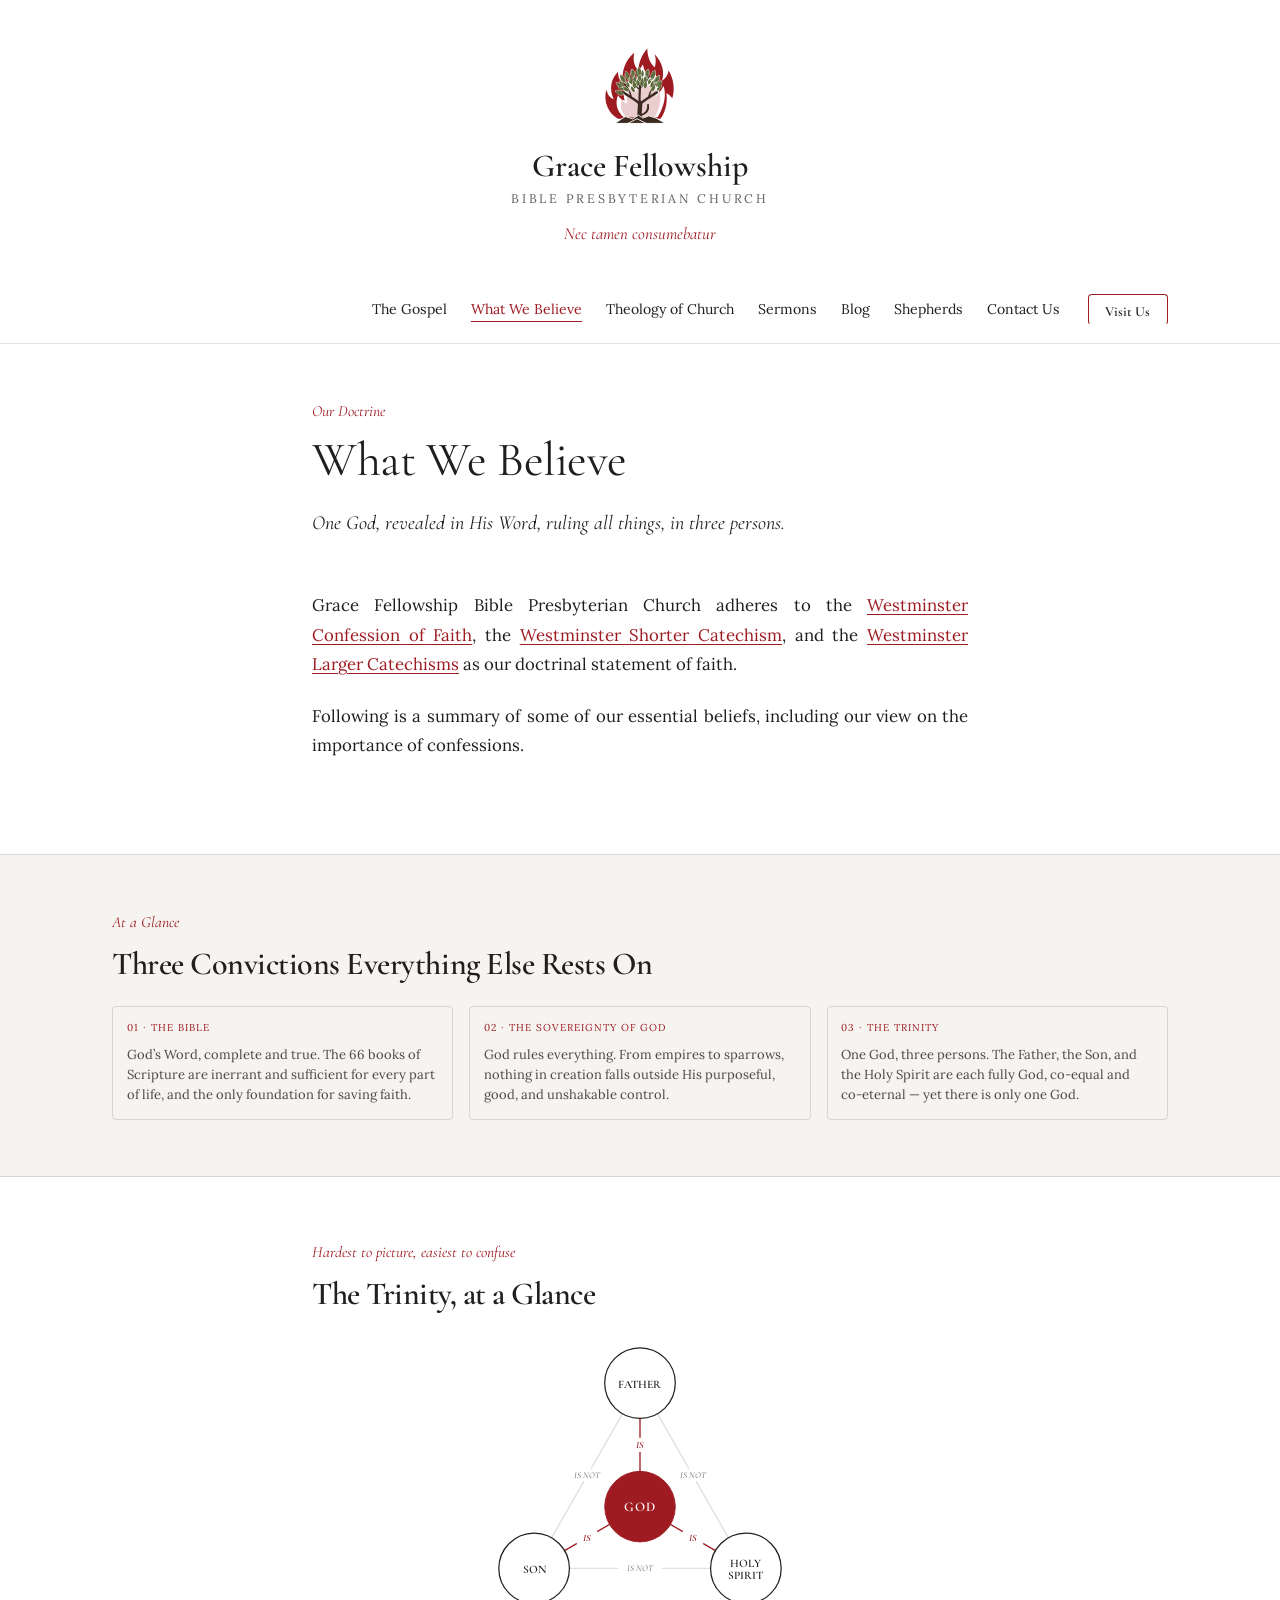
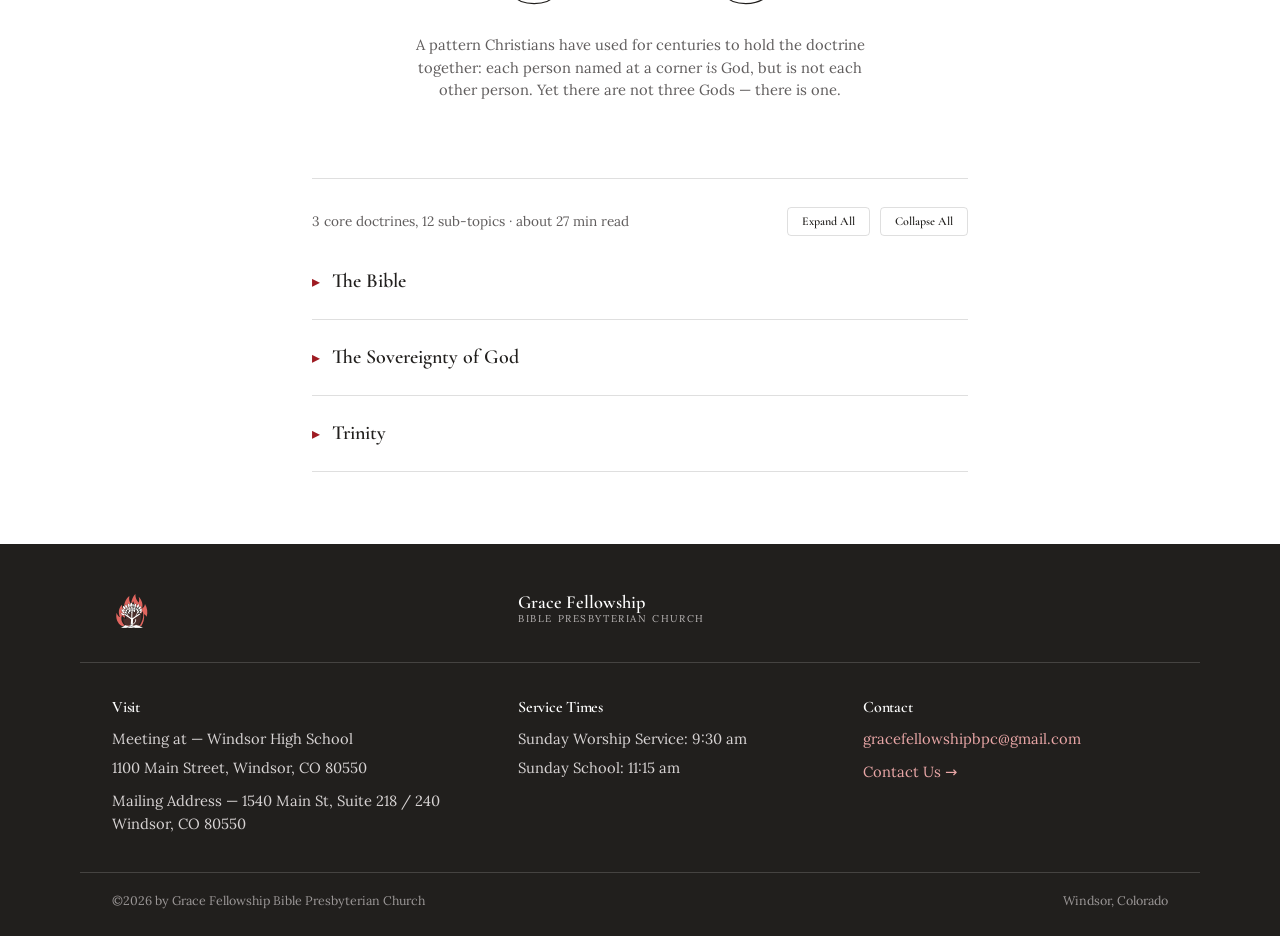
<file: what-we-believe.html>
<!DOCTYPE html>
<html lang="en">
<head>
<meta charset="UTF-8">
<meta name="viewport" content="width=device-width, initial-scale=1">
<title>What We Believe | Grace Fellowship Bible Presbyterian Church</title>
<meta name="description" content="Grace Fellowship’s doctrine: the Bible, the sovereignty of God, and the Trinity — summarized at a glance and explained in full, per the Westminster Confession of Faith.">
<link rel="stylesheet" href="styles.css">
<style>


  .max{max-width:1120px;margin:0 auto;padding:0 32px}
  .visually-hidden{position:absolute;width:1px;height:1px;overflow:hidden;clip:rect(0 0 0 0)}

    /* ---------- header: big splash morphs into the compact nav on scroll ---------- */
  *{overflow-anchor:none}
  header.site{position:sticky;top:0;z-index:40;background:var(--color-bg);border-bottom:1px solid var(--color-divider)}
  .header-expanded{
    text-align:center;padding:44px 0 30px;
    max-height:340px;opacity:1;overflow:hidden;
    transition:max-height .32s ease, opacity .22s ease, padding .32s ease;
  }
  .header-expanded .mark{margin:0 auto 16px;display:block}
  .header-expanded .brand-intro-name{font-family:var(--font-heading);font-weight:600;font-size:2rem;line-height:1.1}
  .header-expanded .brand-intro-sub{font-size:0.78rem;letter-spacing:0.22em;text-transform:uppercase;color:var(--color-neutral-700);margin-top:6px}
  .header-expanded .brand-intro-motto{font-family:var(--font-heading);font-style:italic;color:var(--color-accent);font-size:1.05rem;margin-top:12px}
  header.site.is-compact .header-expanded{max-height:0;opacity:0;padding:0}
  /* the compact nav row itself always stays visible/usable (nav links, burger, Visit
     button) — only its logo+wordmark crossfades in, so the brand isn't shown twice
     at once while the splash above is still expanded, but navigation never disappears */
  .header-compact .wordmark{opacity:0;transition:opacity .22s ease}
  header.site.is-compact .header-compact .wordmark{opacity:1}
  @media (max-width:640px){
    .header-expanded{padding:32px 0 22px}
    .header-expanded .brand-intro-name{font-size:1.6rem}
  }

  /* ---------- header ---------- */
  header.site{position:sticky;top:0;z-index:40;background:var(--color-bg);border-bottom:1px solid var(--color-divider)}
  .nav-row{display:flex;align-items:center;justify-content:space-between;padding:16px 32px;max-width:1120px;margin:0 auto;gap:24px}
  .wordmark{display:flex;align-items:center;gap:12px;text-decoration:none;color:var(--color-text);white-space:nowrap}
  .wordmark-name{display:flex;flex-direction:column;line-height:1.15}
  .wordmark-name .n1{font-family:var(--font-heading);font-weight:600;font-size:1.15rem}
  .wordmark-name .n2{font-size:0.62rem;letter-spacing:0.16em;text-transform:uppercase;color:var(--color-neutral-700)}
  nav.primary{display:flex;align-items:center;gap:28px}
  nav.primary ul{list-style:none;display:flex;gap:24px;margin:0;padding:0;font-size:0.88rem}
  nav.primary a{text-decoration:none;color:var(--color-text);border-bottom:1px solid transparent;padding-bottom:3px;transition:border-color .15s ease,color .15s ease}
  nav.primary a:hover,nav.primary a[aria-current='page']{border-color:var(--color-accent);color:var(--color-accent)}
  .nav-toggle{display:none}
  .burger{display:none}

  /* ---------- article ---------- */
  .article-hero{padding:56px 0 8px}
  .article-hero .max{max-width:720px}
  .kicker{font-family:var(--font-heading);font-style:italic;color:var(--color-accent);font-size:0.98rem;margin-bottom:10px;display:block}
  .article-hero h1{font-size:clamp(2rem,4vw,3rem)}
  .lede{font-family:var(--font-heading);font-style:italic;font-size:1.25rem;line-height:1.5;margin-top:20px;color:var(--color-text)}

  article.prose{padding:32px 0 72px}
  article.prose .max{max-width:720px}
  article.prose p{font-size:1.05rem;line-height:1.75;text-align:justify;hyphens:auto;margin:0 0 22px}
  article.prose a{text-decoration:underline}

  /* ---------- beliefs at a glance ---------- */
  .glance{background:var(--color-surface);border-top:1px solid var(--color-divider);border-bottom:1px solid var(--color-divider);padding:56px 0}
  .glance-grid{display:grid;grid-template-columns:repeat(3,1fr);gap:16px;margin-top:24px}
  .glance-grid .card-title{margin-top:2px}

  /* ---------- trinity diagram ---------- */
  .trinity-section{padding:64px 0 8px}
  .trinity-section .max{max-width:720px}
  .trinity-diagram{max-width:300px;margin:28px auto 4px;display:block}
  .td-edge{fill:none;stroke:var(--color-divider);stroke-width:1.5}
  .td-spoke{fill:none;stroke:var(--color-accent);stroke-width:1.5}
  .td-vertex-circle{fill:var(--color-bg);stroke:var(--color-text);stroke-width:1.4}
  .td-center-circle{fill:var(--color-accent);stroke:var(--color-accent)}
  .td-vertex-label{font-family:var(--font-heading);font-weight:600;font-size:13px;fill:var(--color-text);text-anchor:middle}
  .td-center-label{font-family:var(--font-heading);font-weight:600;font-size:15px;fill:#FFFFFF;text-anchor:middle;letter-spacing:0.05em}
  .td-pill{fill:var(--color-bg)}
  .td-is{font-family:var(--font-heading);font-style:italic;font-weight:600;font-size:11px;fill:var(--color-accent);text-anchor:middle}
  .td-isnot{font-family:var(--font-heading);font-style:italic;font-size:10px;fill:var(--color-neutral-700);text-anchor:middle}
  .trinity-caption{text-align:center;font-size:0.92rem;color:var(--color-neutral-700);max-width:480px;margin:12px auto 0}

  /* ---------- nested subsections ---------- */
  details.subsection{border-bottom:none;margin-left:4px;padding-left:16px;border-left:2px solid var(--color-divider)}
  details.subsection summary{font-size:1.05rem;padding:16px 0}
  details.subsection .section-body{padding-bottom:20px}
  details.subsection + details.subsection{margin-top:0}


  /* ---------- accordion ---------- */
  .accordion-toolbar{display:flex;align-items:center;justify-content:space-between;gap:16px;flex-wrap:wrap;margin:36px 0 4px;padding-top:28px;border-top:1px solid var(--color-divider)}
  .read-time{font-size:0.85rem;color:var(--color-neutral-700)}
  .toolbar-btns{display:flex;gap:10px}
  .btn-sm{font-size:12px;padding:6px 14px}
  .accordion{margin-top:8px}
  details.section{border-bottom:1px solid var(--color-divider)}
  details.section summary{
    display:flex;align-items:baseline;gap:12px;cursor:pointer;list-style:none;
    padding:22px 0;font-family:var(--font-heading);font-weight:600;font-size:1.25rem;
  }
  details.section summary::-webkit-details-marker{display:none}
  details.section summary::marker{content:""}
  details.section .chevron{
    flex:none;color:var(--color-accent);font-size:0.8em;display:inline-block;
    transition:transform .15s ease;transform:rotate(0deg);
  }
  details.section[open] .chevron{transform:rotate(90deg)}
  details.section summary:hover .section-title{color:var(--color-accent)}
  details.section .section-body{padding:0 0 28px}
  details.section .section-body p:last-child{margin-bottom:0}

  blockquote.verse{margin:32px 0;padding:20px 0 20px 24px;border-left:2px solid var(--color-accent)}
  blockquote.verse p{font-family:var(--font-heading);font-style:italic;font-size:1.15rem;line-height:1.55;text-align:left;hyphens:none;margin:0 0 8px;color:var(--color-text)}
  blockquote.verse cite{display:block;font-style:normal;font-size:0.82rem}
  blockquote.verse cite a{color:var(--color-accent);text-decoration:none;border-bottom:1px solid var(--color-accent)}

  p.callout{text-align:center;font-family:var(--font-heading);font-style:italic;font-size:1.4rem;color:var(--color-accent);margin:36px 0}

  /* ---------- learn more ---------- */
  .learn{background:var(--color-surface);border-top:1px solid var(--color-divider);padding:64px 0 72px}
  .learn-grid{display:grid;grid-template-columns:repeat(2,1fr);gap:16px;margin-top:8px}
  .learn-grid .card ul{list-style:none;margin:8px 0 0;padding:0;font-size:13px}
  .learn-grid .card li{margin-bottom:6px}
  .learn-grid .card li a{text-decoration:underline}

  /* ---------- footer (shared with homepage) ---------- */
  footer.on-ink{background:var(--color-ink);color:var(--color-neutral-300);padding:48px 0 26px;font-size:0.92rem}
  footer .foot-top{display:flex;align-items:flex-start;gap:16px;margin-bottom:36px}
  footer .foot-top .wordmark-name .n1{color:#FFFFFF}
  footer .foot-top .wordmark-name .n2{color:var(--color-neutral-400)}
  footer .max{display:grid;grid-template-columns:1.2fr 1fr 1fr;gap:40px;padding-bottom:30px;border-bottom:1px solid color-mix(in srgb, #FFFFFF 16%, transparent)}
  footer h4{color:#FFFFFF;font-family:var(--font-heading);font-weight:600;font-size:1rem;margin-bottom:12px}
  footer p{margin:0 0 6px;color:var(--color-neutral-300)}
  footer a{color:var(--color-accent-300);text-decoration:none}
  footer a:hover{text-decoration:underline}
  .copyright{max-width:1120px;margin:18px auto 0;padding:0 32px;font-size:0.78rem;color:var(--color-neutral-500);display:flex;justify-content:space-between;flex-wrap:wrap;gap:8px}

  /* ---------- responsive ---------- */
  @media (max-width:1040px){
    nav.primary ul{display:none}
    .nav-toggle:checked ~ nav.primary ul{display:flex;flex-direction:column;gap:0;position:absolute;top:100%;left:0;right:0;background:var(--color-bg);border-bottom:1px solid var(--color-divider);padding:8px 32px 18px}
    nav.primary ul li{border-top:1px solid var(--color-divider)}
    nav.primary ul li:first-child{border-top:none}
    nav.primary ul li a{display:block;padding:12px 0}
    .burger{display:flex;align-items:center;justify-content:center;width:36px;height:36px;border:1px solid var(--color-text);cursor:pointer;flex:none}
    .nav-row{position:relative}
  }
  @media (max-width:920px){
    footer .max{grid-template-columns:1fr;gap:24px}
  }
  @media (max-width:760px){
    .glance-grid{grid-template-columns:1fr}
  }
  @media (max-width:640px){
    article.prose p{text-align:left;hyphens:none}
  }
  @media (max-width:520px){
    .btn.header-visit{display:none}
  }
</style>
</head>
<body>

<header class="site">
  <div class="header-expanded">
    <div class="max">
    <svg viewBox="0 0 120 120" width="88" height="88" class="mark" style="display:block;overflow:visible" stroke-linecap="round" stroke-linejoin="round" aria-hidden="true" focusable="false">
        <path fill="#9E1B22" d="M30 102 C16 94 10 78 14 62 C16 70 20 74 24 75 C18 62 20 48 30 38 C30 46 33 51 37 53 C34 38 40 22 52 12 C50 24 53 32 58 36 C58 24 63 14 70 6 C70 18 74 26 80 32 C82 26 82 20 80 14 C90 24 94 38 90 50 C95 47 98 42 99 36 C106 48 108 62 104 74 C101 70 99 68 96 67 C98 80 94 94 88 102 Z"></path>
        <path fill="#FFFFFF" d="M38 100 C28 92 26 80 30 70 C33 75 36 77 39 77 C36 66 40 54 48 46 C48 52 50 56 54 58 C54 46 58 36 64 28 C66 38 70 44 76 48 C78 44 78 40 77 36 C84 44 88 56 86 66 C89 64 91 60 92 57 C96 68 94 84 84 100 Z"></path>
        <path fill="#9E1B22" fill-opacity="0.22" transform="translate(60 100) scale(0.82) translate(-60 -100)" d="M38 100 C28 92 26 80 30 70 C33 75 36 77 39 77 C36 66 40 54 48 46 C48 52 50 56 54 58 C54 46 58 36 64 28 C66 38 70 44 76 48 C78 44 78 40 77 36 C84 44 88 56 86 66 C89 64 91 60 92 57 C96 68 94 84 84 100 Z"></path>
        <g fill="none" stroke="#3B2A1F">
          <path stroke-width="6" d="M60 101 C58 93 61 87 60 80"></path>
          <path stroke-width="3.4" d="M60 82 C54 76 46 72 37 66"></path>
          <path stroke-width="3.4" d="M60 82 C66 76 74 72 83 66"></path>
          <path stroke-width="3" d="M60 84 C58 72 61 60 60 46"></path>
          <path stroke-width="2.6" d="M61 97 C68 95 72 90 71 83"></path>
          <path stroke-width="2" d="M48 72 C46 64 42 58 38 54"></path>
          <path stroke-width="2" d="M72 72 C74 64 78 58 82 54"></path>
          <path stroke-width="1.8" d="M60 62 C54 58 50 52 48 46"></path>
          <path stroke-width="1.8" d="M60 60 C66 56 70 50 72 44"></path>
        </g>
        <g fill="#5E6B3A" stroke="#FFFFFF" stroke-width="0.88" style="paint-order:stroke">
          <path transform="translate(52.8 65.6) rotate(-32) scale(0.80)" d="M0 0 C3.2 -3 3.4 -8 0 -12 C-3.4 -8 -3.2 -3 0 0 Z"></path>
          <path transform="translate(53.3 61.1) rotate(-10) scale(0.98)" d="M0 0 C3.2 -3 3.4 -8 0 -12 C-3.4 -8 -3.2 -3 0 0 Z"></path>
          <path transform="translate(57.3 58.1) rotate(-5) scale(0.86)" d="M0 0 C3.2 -3 3.4 -8 0 -12 C-3.4 -8 -3.2 -3 0 0 Z"></path>
          <path transform="translate(62.7 58.1) rotate(2) scale(1.04)" d="M0 0 C3.2 -3 3.4 -8 0 -12 C-3.4 -8 -3.2 -3 0 0 Z"></path>
          <path transform="translate(66.7 61.1) rotate(7) scale(0.92)" d="M0 0 C3.2 -3 3.4 -8 0 -12 C-3.4 -8 -3.2 -3 0 0 Z"></path>
          <path transform="translate(44.5 64.8) rotate(-49) scale(0.92)" d="M0 0 C3.2 -3 3.4 -8 0 -12 C-3.4 -8 -3.2 -3 0 0 Z"></path>
          <path transform="translate(45.4 59.5) rotate(-25) scale(0.80)" d="M0 0 C3.2 -3 3.4 -8 0 -12 C-3.4 -8 -3.2 -3 0 0 Z"></path>
          <path transform="translate(48.7 55.1) rotate(-20) scale(0.98)" d="M0 0 C3.2 -3 3.4 -8 0 -12 C-3.4 -8 -3.2 -3 0 0 Z"></path>
          <path transform="translate(53.9 52.0) rotate(-15) scale(0.86)" d="M0 0 C3.2 -3 3.4 -8 0 -12 C-3.4 -8 -3.2 -3 0 0 Z"></path>
          <path transform="translate(60.0 51.0) rotate(-9) scale(1.04)" d="M0 0 C3.2 -3 3.4 -8 0 -12 C-3.4 -8 -3.2 -3 0 0 Z"></path>
          <path transform="translate(66.1 52.0) rotate(18) scale(0.92)" d="M0 0 C3.2 -3 3.4 -8 0 -12 C-3.4 -8 -3.2 -3 0 0 Z"></path>
          <path transform="translate(71.3 55.1) rotate(23) scale(0.80)" d="M0 0 C3.2 -3 3.4 -8 0 -12 C-3.4 -8 -3.2 -3 0 0 Z"></path>
          <path transform="translate(74.6 59.5) rotate(28) scale(0.98)" d="M0 0 C3.2 -3 3.4 -8 0 -12 C-3.4 -8 -3.2 -3 0 0 Z"></path>
          <path transform="translate(75.5 64.8) rotate(31) scale(0.86)" d="M0 0 C3.2 -3 3.4 -8 0 -12 C-3.4 -8 -3.2 -3 0 0 Z"></path>
          <path transform="translate(37.8 69.0) rotate(-66) scale(1.04)" d="M0 0 C3.2 -3 3.4 -8 0 -12 C-3.4 -8 -3.2 -3 0 0 Z"></path>
          <path transform="translate(37.0 63.6) rotate(-42) scale(0.92)" d="M0 0 C3.2 -3 3.4 -8 0 -12 C-3.4 -8 -3.2 -3 0 0 Z"></path>
          <path transform="translate(38.0 58.3) rotate(-39) scale(0.80)" d="M0 0 C3.2 -3 3.4 -8 0 -12 C-3.4 -8 -3.2 -3 0 0 Z"></path>
          <path transform="translate(40.8 53.3) rotate(-36) scale(0.98)" d="M0 0 C3.2 -3 3.4 -8 0 -12 C-3.4 -8 -3.2 -3 0 0 Z"></path>
          <path transform="translate(45.1 49.3) rotate(-32) scale(0.86)" d="M0 0 C3.2 -3 3.4 -8 0 -12 C-3.4 -8 -3.2 -3 0 0 Z"></path>
          <path transform="translate(50.6 46.4) rotate(-7) scale(1.04)" d="M0 0 C3.2 -3 3.4 -8 0 -12 C-3.4 -8 -3.2 -3 0 0 Z"></path>
          <path transform="translate(56.8 44.9) rotate(-3) scale(0.92)" d="M0 0 C3.2 -3 3.4 -8 0 -12 C-3.4 -8 -3.2 -3 0 0 Z"></path>
          <path transform="translate(63.2 44.9) rotate(2) scale(0.80)" d="M0 0 C3.2 -3 3.4 -8 0 -12 C-3.4 -8 -3.2 -3 0 0 Z"></path>
          <path transform="translate(69.4 46.4) rotate(6) scale(0.98)" d="M0 0 C3.2 -3 3.4 -8 0 -12 C-3.4 -8 -3.2 -3 0 0 Z"></path>
          <path transform="translate(74.9 49.3) rotate(31) scale(0.86)" d="M0 0 C3.2 -3 3.4 -8 0 -12 C-3.4 -8 -3.2 -3 0 0 Z"></path>
          <path transform="translate(79.2 53.3) rotate(35) scale(1.04)" d="M0 0 C3.2 -3 3.4 -8 0 -12 C-3.4 -8 -3.2 -3 0 0 Z"></path>
          <path transform="translate(82.0 58.3) rotate(38) scale(0.92)" d="M0 0 C3.2 -3 3.4 -8 0 -12 C-3.4 -8 -3.2 -3 0 0 Z"></path>
          <path transform="translate(83.0 63.6) rotate(41) scale(0.80)" d="M0 0 C3.2 -3 3.4 -8 0 -12 C-3.4 -8 -3.2 -3 0 0 Z"></path>
          <path transform="translate(35.8 58.8) rotate(-54) scale(0.86)" d="M0 0 C3.2 -3 3.4 -8 0 -12 C-3.4 -8 -3.2 -3 0 0 Z"></path>
          <path transform="translate(39.1 52.5) rotate(-28) scale(1.04)" d="M0 0 C3.2 -3 3.4 -8 0 -12 C-3.4 -8 -3.2 -3 0 0 Z"></path>
          <path transform="translate(44.7 47.4) rotate(-22) scale(0.92)" d="M0 0 C3.2 -3 3.4 -8 0 -12 C-3.4 -8 -3.2 -3 0 0 Z"></path>
          <path transform="translate(51.9 44.1) rotate(-15) scale(0.80)" d="M0 0 C3.2 -3 3.4 -8 0 -12 C-3.4 -8 -3.2 -3 0 0 Z"></path>
          <path transform="translate(60.0 43.0) rotate(-9) scale(0.98)" d="M0 0 C3.2 -3 3.4 -8 0 -12 C-3.4 -8 -3.2 -3 0 0 Z"></path>
          <path transform="translate(68.1 44.1) rotate(18) scale(0.86)" d="M0 0 C3.2 -3 3.4 -8 0 -12 C-3.4 -8 -3.2 -3 0 0 Z"></path>
          <path transform="translate(75.3 47.4) rotate(25) scale(1.04)" d="M0 0 C3.2 -3 3.4 -8 0 -12 C-3.4 -8 -3.2 -3 0 0 Z"></path>
          <path transform="translate(80.9 52.5) rotate(31) scale(0.92)" d="M0 0 C3.2 -3 3.4 -8 0 -12 C-3.4 -8 -3.2 -3 0 0 Z"></path>
          <path transform="translate(84.2 58.8) rotate(36) scale(0.80)" d="M0 0 C3.2 -3 3.4 -8 0 -12 C-3.4 -8 -3.2 -3 0 0 Z"></path>
        </g>
        <path fill="#3B2A1F" stroke="#FFFFFF" stroke-width="1.2" d="M26 108 L40 99 L50 102 L58 97 L64 101 L72 98 L82 101 L94 108 Z"></path>
        <path fill="none" stroke="#FFFFFF" stroke-width="1.2" d="M44 108 L56 102 L68 108"></path>
      </svg>
    <div class="brand-intro-name">Grace Fellowship</div>
    <div class="brand-intro-sub">Bible Presbyterian Church</div>
    <div class="brand-intro-motto">Nec tamen consumebatur</div>
    </div>
  </div>
  <div class="header-compact">
  <div class="nav-row">
    <a class="wordmark" href="index.html">
      <svg viewBox="0 0 120 120" width="34" height="34" style="display:block;overflow:visible;flex:none" stroke-linecap="round" stroke-linejoin="round" aria-hidden="true" focusable="false">
        <path fill="#9E1B22" d="M30 102 C16 94 10 78 14 62 C16 70 20 74 24 75 C18 62 20 48 30 38 C30 46 33 51 37 53 C34 38 40 22 52 12 C50 24 53 32 58 36 C58 24 63 14 70 6 C70 18 74 26 80 32 C82 26 82 20 80 14 C90 24 94 38 90 50 C95 47 98 42 99 36 C106 48 108 62 104 74 C101 70 99 68 96 67 C98 80 94 94 88 102 Z"></path>
        <path fill="#FFFFFF" d="M38 100 C28 92 26 80 30 70 C33 75 36 77 39 77 C36 66 40 54 48 46 C48 52 50 56 54 58 C54 46 58 36 64 28 C66 38 70 44 76 48 C78 44 78 40 77 36 C84 44 88 56 86 66 C89 64 91 60 92 57 C96 68 94 84 84 100 Z"></path>
        <path fill="#9E1B22" fill-opacity="0.22" transform="translate(60 100) scale(0.82) translate(-60 -100)" d="M38 100 C28 92 26 80 30 70 C33 75 36 77 39 77 C36 66 40 54 48 46 C48 52 50 56 54 58 C54 46 58 36 64 28 C66 38 70 44 76 48 C78 44 78 40 77 36 C84 44 88 56 86 66 C89 64 91 60 92 57 C96 68 94 84 84 100 Z"></path>
        <g fill="none" stroke="#3B2A1F">
          <path stroke-width="6" d="M60 101 C58 93 61 87 60 80"></path>
          <path stroke-width="3.4" d="M60 82 C54 76 46 72 37 66"></path>
          <path stroke-width="3.4" d="M60 82 C66 76 74 72 83 66"></path>
          <path stroke-width="3" d="M60 84 C58 72 61 60 60 46"></path>
          <path stroke-width="2.6" d="M61 97 C68 95 72 90 71 83"></path>
          <path stroke-width="2" d="M48 72 C46 64 42 58 38 54"></path>
          <path stroke-width="2" d="M72 72 C74 64 78 58 82 54"></path>
          <path stroke-width="1.8" d="M60 62 C54 58 50 52 48 46"></path>
          <path stroke-width="1.8" d="M60 60 C66 56 70 50 72 44"></path>
        </g>
        <g fill="#5E6B3A" stroke="#FFFFFF" stroke-width="0.88" style="paint-order:stroke">
          <path transform="translate(52.8 65.6) rotate(-32) scale(0.80)" d="M0 0 C3.2 -3 3.4 -8 0 -12 C-3.4 -8 -3.2 -3 0 0 Z"></path>
          <path transform="translate(53.3 61.1) rotate(-10) scale(0.98)" d="M0 0 C3.2 -3 3.4 -8 0 -12 C-3.4 -8 -3.2 -3 0 0 Z"></path>
          <path transform="translate(57.3 58.1) rotate(-5) scale(0.86)" d="M0 0 C3.2 -3 3.4 -8 0 -12 C-3.4 -8 -3.2 -3 0 0 Z"></path>
          <path transform="translate(62.7 58.1) rotate(2) scale(1.04)" d="M0 0 C3.2 -3 3.4 -8 0 -12 C-3.4 -8 -3.2 -3 0 0 Z"></path>
          <path transform="translate(66.7 61.1) rotate(7) scale(0.92)" d="M0 0 C3.2 -3 3.4 -8 0 -12 C-3.4 -8 -3.2 -3 0 0 Z"></path>
          <path transform="translate(44.5 64.8) rotate(-49) scale(0.92)" d="M0 0 C3.2 -3 3.4 -8 0 -12 C-3.4 -8 -3.2 -3 0 0 Z"></path>
          <path transform="translate(45.4 59.5) rotate(-25) scale(0.80)" d="M0 0 C3.2 -3 3.4 -8 0 -12 C-3.4 -8 -3.2 -3 0 0 Z"></path>
          <path transform="translate(48.7 55.1) rotate(-20) scale(0.98)" d="M0 0 C3.2 -3 3.4 -8 0 -12 C-3.4 -8 -3.2 -3 0 0 Z"></path>
          <path transform="translate(53.9 52.0) rotate(-15) scale(0.86)" d="M0 0 C3.2 -3 3.4 -8 0 -12 C-3.4 -8 -3.2 -3 0 0 Z"></path>
          <path transform="translate(60.0 51.0) rotate(-9) scale(1.04)" d="M0 0 C3.2 -3 3.4 -8 0 -12 C-3.4 -8 -3.2 -3 0 0 Z"></path>
          <path transform="translate(66.1 52.0) rotate(18) scale(0.92)" d="M0 0 C3.2 -3 3.4 -8 0 -12 C-3.4 -8 -3.2 -3 0 0 Z"></path>
          <path transform="translate(71.3 55.1) rotate(23) scale(0.80)" d="M0 0 C3.2 -3 3.4 -8 0 -12 C-3.4 -8 -3.2 -3 0 0 Z"></path>
          <path transform="translate(74.6 59.5) rotate(28) scale(0.98)" d="M0 0 C3.2 -3 3.4 -8 0 -12 C-3.4 -8 -3.2 -3 0 0 Z"></path>
          <path transform="translate(75.5 64.8) rotate(31) scale(0.86)" d="M0 0 C3.2 -3 3.4 -8 0 -12 C-3.4 -8 -3.2 -3 0 0 Z"></path>
          <path transform="translate(37.8 69.0) rotate(-66) scale(1.04)" d="M0 0 C3.2 -3 3.4 -8 0 -12 C-3.4 -8 -3.2 -3 0 0 Z"></path>
          <path transform="translate(37.0 63.6) rotate(-42) scale(0.92)" d="M0 0 C3.2 -3 3.4 -8 0 -12 C-3.4 -8 -3.2 -3 0 0 Z"></path>
          <path transform="translate(38.0 58.3) rotate(-39) scale(0.80)" d="M0 0 C3.2 -3 3.4 -8 0 -12 C-3.4 -8 -3.2 -3 0 0 Z"></path>
          <path transform="translate(40.8 53.3) rotate(-36) scale(0.98)" d="M0 0 C3.2 -3 3.4 -8 0 -12 C-3.4 -8 -3.2 -3 0 0 Z"></path>
          <path transform="translate(45.1 49.3) rotate(-32) scale(0.86)" d="M0 0 C3.2 -3 3.4 -8 0 -12 C-3.4 -8 -3.2 -3 0 0 Z"></path>
          <path transform="translate(50.6 46.4) rotate(-7) scale(1.04)" d="M0 0 C3.2 -3 3.4 -8 0 -12 C-3.4 -8 -3.2 -3 0 0 Z"></path>
          <path transform="translate(56.8 44.9) rotate(-3) scale(0.92)" d="M0 0 C3.2 -3 3.4 -8 0 -12 C-3.4 -8 -3.2 -3 0 0 Z"></path>
          <path transform="translate(63.2 44.9) rotate(2) scale(0.80)" d="M0 0 C3.2 -3 3.4 -8 0 -12 C-3.4 -8 -3.2 -3 0 0 Z"></path>
          <path transform="translate(69.4 46.4) rotate(6) scale(0.98)" d="M0 0 C3.2 -3 3.4 -8 0 -12 C-3.4 -8 -3.2 -3 0 0 Z"></path>
          <path transform="translate(74.9 49.3) rotate(31) scale(0.86)" d="M0 0 C3.2 -3 3.4 -8 0 -12 C-3.4 -8 -3.2 -3 0 0 Z"></path>
          <path transform="translate(79.2 53.3) rotate(35) scale(1.04)" d="M0 0 C3.2 -3 3.4 -8 0 -12 C-3.4 -8 -3.2 -3 0 0 Z"></path>
          <path transform="translate(82.0 58.3) rotate(38) scale(0.92)" d="M0 0 C3.2 -3 3.4 -8 0 -12 C-3.4 -8 -3.2 -3 0 0 Z"></path>
          <path transform="translate(83.0 63.6) rotate(41) scale(0.80)" d="M0 0 C3.2 -3 3.4 -8 0 -12 C-3.4 -8 -3.2 -3 0 0 Z"></path>
          <path transform="translate(35.8 58.8) rotate(-54) scale(0.86)" d="M0 0 C3.2 -3 3.4 -8 0 -12 C-3.4 -8 -3.2 -3 0 0 Z"></path>
          <path transform="translate(39.1 52.5) rotate(-28) scale(1.04)" d="M0 0 C3.2 -3 3.4 -8 0 -12 C-3.4 -8 -3.2 -3 0 0 Z"></path>
          <path transform="translate(44.7 47.4) rotate(-22) scale(0.92)" d="M0 0 C3.2 -3 3.4 -8 0 -12 C-3.4 -8 -3.2 -3 0 0 Z"></path>
          <path transform="translate(51.9 44.1) rotate(-15) scale(0.80)" d="M0 0 C3.2 -3 3.4 -8 0 -12 C-3.4 -8 -3.2 -3 0 0 Z"></path>
          <path transform="translate(60.0 43.0) rotate(-9) scale(0.98)" d="M0 0 C3.2 -3 3.4 -8 0 -12 C-3.4 -8 -3.2 -3 0 0 Z"></path>
          <path transform="translate(68.1 44.1) rotate(18) scale(0.86)" d="M0 0 C3.2 -3 3.4 -8 0 -12 C-3.4 -8 -3.2 -3 0 0 Z"></path>
          <path transform="translate(75.3 47.4) rotate(25) scale(1.04)" d="M0 0 C3.2 -3 3.4 -8 0 -12 C-3.4 -8 -3.2 -3 0 0 Z"></path>
          <path transform="translate(80.9 52.5) rotate(31) scale(0.92)" d="M0 0 C3.2 -3 3.4 -8 0 -12 C-3.4 -8 -3.2 -3 0 0 Z"></path>
          <path transform="translate(84.2 58.8) rotate(36) scale(0.80)" d="M0 0 C3.2 -3 3.4 -8 0 -12 C-3.4 -8 -3.2 -3 0 0 Z"></path>
        </g>
        <path fill="#3B2A1F" stroke="#FFFFFF" stroke-width="1.2" d="M26 108 L40 99 L50 102 L58 97 L64 101 L72 98 L82 101 L94 108 Z"></path>
        <path fill="none" stroke="#FFFFFF" stroke-width="1.2" d="M44 108 L56 102 L68 108"></path>
      </svg>
      <span class="wordmark-name">
        <span class="n1">Grace Fellowship</span>
        <span class="n2">Bible Presbyterian Church</span>
      </span>
    </a>
    <input type="checkbox" id="nav-toggle" class="nav-toggle">
    <nav class="primary">
      <ul>
        <li><a href="gospel.html">The Gospel</a></li>
        <li><a href="what-we-believe.html" aria-current="page">What We Believe</a></li>
        <li><a href="theology-of-church.html">Theology of Church</a></li>
        <li><a href="sermons.html">Sermons</a></li>
        <li><a href="https://www.gracefellowshipbpc.org/blog">Blog</a></li>
        <li><a href="shepherds.html">Shepherds</a></li>
        <li><a href="contact.html">Contact Us</a></li>
      </ul>
      <label class="burger" for="nav-toggle">
        <svg width="18" height="14" viewBox="0 0 18 14" fill="none" stroke="currentColor" stroke-width="1.6"><path d="M0 1h18M0 7h18M0 13h18"/></svg>
      </label>
      <a class="btn btn-primary header-visit" href="index.html#visit">Visit Us</a>
    </nav>
  </div>
  </div>
</header>

<script>
  (function () {
    var header = document.querySelector('header.site');
    if (!header) return;
    var threshold = 40;
    function onScroll() {
      if (window.scrollY > threshold) {
        header.classList.add('is-compact');
      } else {
        header.classList.remove('is-compact');
      }
    }
    onScroll();
    window.addEventListener('scroll', onScroll, { passive: true });
  })();
</script>


<main id="top">

  <div class="article-hero">
    <div class="max">
      <span class="kicker">Our Doctrine</span>
      <h1 class="display">What We Believe</h1>
      <p class="lede">One God, revealed in His Word, ruling all things, in three persons.</p>
    </div>
  </div>

  <article class="prose">
    <div class="max">
      <p>Grace Fellowship Bible Presbyterian Church adheres to the <a href="https://biblepresbyterianchurch.org/wcf" target="_blank" rel="noopener">Westminster Confession of Faith</a>, the <a href="https://biblepresbyterianchurch.org/shorter-catechism" target="_blank" rel="noopener">Westminster Shorter Catechism</a>, and the <a href="https://biblepresbyterianchurch.org/larger-catechism" target="_blank" rel="noopener">Westminster Larger Catechisms</a> as our doctrinal statement of faith.</p>
      <p>Following is a summary of some of our essential beliefs, including our view on the importance of confessions.</p>
    </div>
  </article>

  <section class="glance">
    <div class="max">
      <span class="kicker">At a Glance</span>
      <h2 style="margin:0 0 4px">Three Convictions Everything Else Rests On</h2>
      <div class="glance-grid">
        <div class="card">
          <span class="card-kicker">01 &middot; The Bible</span>
          <p class="card-body">God&rsquo;s Word, complete and true. The 66 books of Scripture are inerrant and sufficient for every part of life, and the only foundation for saving faith.</p>
        </div>
        <div class="card">
          <span class="card-kicker">02 &middot; The Sovereignty of God</span>
          <p class="card-body">God rules everything. From empires to sparrows, nothing in creation falls outside His purposeful, good, and unshakable control.</p>
        </div>
        <div class="card">
          <span class="card-kicker">03 &middot; The Trinity</span>
          <p class="card-body">One God, three persons. The Father, the Son, and the Holy Spirit are each fully God, co-equal and co-eternal &mdash; yet there is only one God.</p>
        </div>
      </div>
    </div>
  </section>

  <section class="trinity-section">
    <div class="max">
      <span class="kicker">Hardest to picture, easiest to confuse</span>
      <h2 style="margin:0 0 4px">The Trinity, at a Glance</h2>
      <svg class="trinity-diagram" viewBox="0 0 340 320" role="img" aria-labelledby="trinityTitle trinityDesc">
        <title id="trinityTitle">The Holy Trinity</title>
        <desc id="trinityDesc">The Father is God, the Son is God, and the Holy Spirit is God. The Father is not the Son, the Son is not the Holy Spirit, and the Holy Spirit is not the Father. There is one God.</desc>
        <path class="td-edge" d="M170 50 L50 260 L290 260 Z"></path>
        <line class="td-spoke" x1="170" y1="50" x2="170" y2="190"></line>
        <line class="td-spoke" x1="50" y1="260" x2="170" y2="190"></line>
        <line class="td-spoke" x1="290" y1="260" x2="170" y2="190"></line>
        <g>
          <rect class="td-pill" x="158" y="112" width="24" height="16" rx="3"></rect>
          <text class="td-is" x="170" y="124">IS</text>
          <rect class="td-pill" x="98" y="217" width="24" height="16" rx="3"></rect>
          <text class="td-is" x="110" y="229">IS</text>
          <rect class="td-pill" x="218" y="217" width="24" height="16" rx="3"></rect>
          <text class="td-is" x="230" y="229">IS</text>
        </g>
        <g>
          <rect class="td-pill" x="85" y="147" width="50" height="14" rx="3"></rect>
          <text class="td-isnot" x="110" y="157">IS NOT</text>
          <rect class="td-pill" x="205" y="147" width="50" height="14" rx="3"></rect>
          <text class="td-isnot" x="230" y="157">IS NOT</text>
          <rect class="td-pill" x="145" y="253" width="50" height="14" rx="3"></rect>
          <text class="td-isnot" x="170" y="263">IS NOT</text>
        </g>
        <circle class="td-vertex-circle" cx="170" cy="50" r="40"></circle>
        <text class="td-vertex-label" x="170" y="55">FATHER</text>
        <circle class="td-vertex-circle" cx="50" cy="260" r="40"></circle>
        <text class="td-vertex-label" x="50" y="265">SON</text>
        <circle class="td-vertex-circle" cx="290" cy="260" r="40"></circle>
        <text class="td-vertex-label" x="290" y="258">HOLY</text>
        <text class="td-vertex-label" x="290" y="272">SPIRIT</text>
        <circle class="td-center-circle" cx="170" cy="190" r="40"></circle>
        <text class="td-center-label" x="170" y="195">GOD</text>
      </svg>
      <p class="trinity-caption">A pattern Christians have used for centuries to hold the doctrine together: each person named at a corner <em>is</em> God, but is not each other person. Yet there are not three Gods &mdash; there is one.</p>
    </div>
  </section>

  <article class="prose">
    <div class="max">

      <div class="accordion-toolbar">
        <span class="read-time">3 core doctrines, 12 sub-topics &middot; about 27 min read</span>
        <div class="toolbar-btns">
          <button type="button" class="btn btn-secondary btn-sm" data-accordion-action="expand">Expand All</button>
          <button type="button" class="btn btn-secondary btn-sm" data-accordion-action="collapse">Collapse All</button>
        </div>
      </div>

      <div class="accordion" id="wwb-accordion">
      <details class="section">
        <summary><span class="chevron" aria-hidden="true">&#9656;</span><span class="section-title">The Bible</span></summary>
        <div class="section-body">
      <p>We believe that the 66 books of the Bible in their entirety are the Word of God given to us so that we might know and love God and so that we might know His great love for us.</p>
          <details class="subsection">
            <summary><span class="chevron" aria-hidden="true">&#9656;</span><span class="section-title">God Spoke</span></summary>
            <div class="section-body">
      <blockquote class="verse">
        <p>Long ago, at many times and in many ways, God spoke to our fathers by the prophets, but in these last days he has spoken to us by his Son, whom he appointed the heir of all things, through whom also he created the world.</p>
        <cite><a href="https://www.biblegateway.com/passage/?search=Hebrews+1%3A1-2&version=ESV" target="_blank" rel="noopener">Hebrews 1:1-2</a></cite>
      </blockquote>
      <p>God is relational in His very nature. He wants us to know Him. He wants us to know the good He has for us.</p>
            </div>
          </details>
          <details class="subsection">
            <summary><span class="chevron" aria-hidden="true">&#9656;</span><span class="section-title">Sufficiency of Scripture</span></summary>
            <div class="section-body">
      <blockquote class="verse">
        <p>All Scripture is breathed out by God and profitable for teaching, for reproof, for correction, and for training in righteousness, that the man of God may be complete, equipped for every good work.</p>
        <cite><a href="https://www.biblegateway.com/passage/?search=2+Timothy+3%3A16-17&version=ESV" target="_blank" rel="noopener">2 Timothy 3:16-17</a></cite>
      </blockquote>
      <p>We believe first that the Bible is inerrant and infallible. All that it teaches is absolutely true and certain. More than this, we believe that the Bible is sufficient for all of life and godliness. God wrote the Bible, He put in all that we need for every area of life. Whether it be how to worship God, how to be saved from our sin, how to live a holy life, how to live rightly in marriage, how to raise children, how to conduct business, or how to govern a nation, the Bible is the first and primary source of God’s wisdom and directions.</p>
      <p><a href="https://www.biblegateway.com/passage/?search=2+Timothy+3%3A17&version=ESV" target="_blank" rel="noopener">2 Timothy 3:17</a> tells us that, by the Word of God, a man may be complete, equipped for every good work. This is the sufficiency of Scripture</p>
      <p>Scripture is inerrant and infallible in the original manuscripts, in the original languages of Greek and Hebrew. However, Scripture must be accessible to all through translations. We have the original manuscripts to an incredible degree of accuracy and we have many faithful translations into English.</p>
            </div>
          </details>
          <details class="subsection">
            <summary><span class="chevron" aria-hidden="true">&#9656;</span><span class="section-title">Scripture is necessary for Faith</span></summary>
            <div class="section-body">
      <blockquote class="verse">
        <p>These are written that you may believe that Jesus is the Christ, the Son of God, and that believing you may have life in His name.</p>
        <cite><a href="https://www.biblegateway.com/passage/?search=John+20%3A31&version=ESV" target="_blank" rel="noopener">John 20:31</a></cite>
      </blockquote>
      <blockquote class="verse">
        <p>So then faith comes by hearing, and hearing by the word of God.</p>
        <cite><a href="https://www.biblegateway.com/passage/?search=Romans+10%3A17&version=ESV" target="_blank" rel="noopener">Romans 10:17</a></cite>
      </blockquote>
      <p>The Bible tells us about God’s eternal plan to save sinful human beings. We teach salvation through Jesus Christ alone because this is what the Bible teaches.</p>
            </div>
          </details>
          <details class="subsection">
            <summary><span class="chevron" aria-hidden="true">&#9656;</span><span class="section-title">Scripture is not passive</span></summary>
            <div class="section-body">
      <blockquote class="verse">
        <p>For the word of God is living and active, sharper than any two-edged sword, piercing to the division of soul and of spirit, of joints and of marrow, and discerning the thoughts and intentions of the heart. And no creature is hidden from his sight, but all are naked and exposed to the eyes of him to whom we must give account.</p>
        <cite><a href="https://www.biblegateway.com/passage/?search=Hebrews+4%3A12-13&version=ESV" target="_blank" rel="noopener">Hebrews 4:12-13</a></cite>
      </blockquote>
      <p>God’s Spirit works through God’s Word to show us the true nature of our heart and, thereby, our need for salvation in Jesus.</p>
            </div>
          </details>
        </div>
      </details>
      <details class="section">
        <summary><span class="chevron" aria-hidden="true">&#9656;</span><span class="section-title">The Sovereignty of God</span></summary>
        <div class="section-body">
      <p>God is the sovereign Creator of all things. He is outside of space and time. He is before time. All that we know or can know came from God’s creative power. This alone makes God the ruler of all things, including each of our lives.</p>
      <blockquote class="verse">
        <p>In the beginning, God created the heavens and the earth.</p>
        <cite><a href="https://www.biblegateway.com/passage/?search=Genesis+1%3A1&version=ESV" target="_blank" rel="noopener">Genesis 1:1</a></cite>
      </blockquote>
      <blockquote class="verse">
        <p>The LORD has established his throne in the heavens, and his kingdom rules over all.</p>
        <cite><a href="https://www.biblegateway.com/passage/?search=Psalm+103%3A19&version=ESV" target="_blank" rel="noopener">Psalm 103:19</a></cite>
      </blockquote>
      <p>God did not create all things and then stand back to see what would happen. God remains the sovereign ruler of all things in creation at all times. We call this God’s providence. By His providence, God has decreed all things for all time. There is nothing outside of God’s sovereign rule and power, including each of our lives.</p>
      <blockquote class="verse">
        <p>For I am God, and there is no other; I am God, and there is none like me, declaring the end from the beginning and from ancient times things not yet done, saying, ‘My counsel shall stand, and I will accomplish all my purpose,’…have spoken, and I will bring it to pass; I have purposed, and I will do it.</p>
        <cite><a href="https://www.biblegateway.com/passage/?search=Isaiah+46%3A9-11&version=ESV" target="_blank" rel="noopener">Isaiah 46:9-11</a></cite>
      </blockquote>
      <blockquote class="verse">
        <p>Are not two sparrows sold for a penny? And not one of them will fall to the ground apart from your Father. But even the hairs of your head are all numbered. Fear not, therefore; you are of more value than many sparrows.</p>
        <cite><a href="https://www.biblegateway.com/passage/?search=Matthew+10%3A29-31&version=ESV" target="_blank" rel="noopener">Matthew 10:29-31</a></cite>
      </blockquote>
      <blockquote class="verse">
        <p>He who did not spare his own Son but gave him up for us all, how will he not also with him graciously give us all things?...For I am sure that neither death nor life, nor angels nor rulers, nor things present nor things to come, nor powers, nor height nor depth, nor anything else in all creation, will be able to separate us from the love of God in Christ Jesus our Lord.</p>
        <cite><a href="https://www.biblegateway.com/passage/?search=Romans+8%3A32-39&version=ESV" target="_blank" rel="noopener">Romans 8:32, 38&ndash;39</a></cite>
      </blockquote>
      <p>God’s providence gives believers great comfort in life for God is good and all that He does is good. If God were not all powerful over all things, how could He declare that He can and will accomplish His will for good? How could we pray to Him with hope? But, God is the absolutely sovereign power in the universe and so we can cast our lives entirely into His care.</p>
      <blockquote class="verse">
        <p>Being confident of this very thing, that He who has begun a good work in you will complete it until the day of Jesus Christ.</p>
        <cite><a href="https://www.biblegateway.com/passage/?search=Philippians+1%3A6&version=ESV" target="_blank" rel="noopener">Philippians 1:6</a></cite>
      </blockquote>
      <blockquote class="verse">
        <p>For it is God who works in you both to will and to do for His good pleasure.</p>
        <cite><a href="https://www.biblegateway.com/passage/?search=Philippians+2%3A13&version=ESV" target="_blank" rel="noopener">Philippians 2:13</a></cite>
      </blockquote>
        </div>
      </details>
      <details class="section">
        <summary><span class="chevron" aria-hidden="true">&#9656;</span><span class="section-title">Trinity</span></summary>
        <div class="section-body">
          <details class="subsection">
            <summary><span class="chevron" aria-hidden="true">&#9656;</span><span class="section-title">God is One God</span></summary>
            <div class="section-body">
      <blockquote class="verse">
        <p>Hear, O Israel: The LORD our God, the LORD is one.</p>
        <cite><a href="https://www.biblegateway.com/passage/?search=Deuteronomy+6%3A4&version=ESV" target="_blank" rel="noopener">Deuteronomy 6:4</a></cite>
      </blockquote>
      <blockquote class="verse">
        <p>I am the LORD, and there is no other, besides me there is no God;</p>
        <cite><a href="https://www.biblegateway.com/passage/?search=Isaiah+45%3A5&version=ESV" target="_blank" rel="noopener">Isaiah 45:5</a></cite>
      </blockquote>
      <p>God is one God. This is the foundation of all understanding of God and reality.</p>
            </div>
          </details>
          <details class="subsection">
            <summary><span class="chevron" aria-hidden="true">&#9656;</span><span class="section-title">God is One God in Three Persons</span></summary>
            <div class="section-body">
      <p>God is three persons in one God forever. There has never been a time and there will be no time that God is not three persons in one God. We know this because the Bible tells us that the Father is God, the Son, Jesus, is God, and the Holy Spirit is God. Each fully God; each equal in the glory of God; each acting with the power of God; each accomplishing the purposes of God. Yet, all are one God, united in one being, God.</p>
      <p>Yes, this is outside of our normal experience. But we trust that God is faithful in all that He reveals of Himself to us, both in nature and scripture.</p>
            </div>
          </details>
          <details class="subsection">
            <summary><span class="chevron" aria-hidden="true">&#9656;</span><span class="section-title">Jesus is God</span></summary>
            <div class="section-body">
      <p>The Bible tells us that Jesus was with God and that He was God. How can He be both with God and be God? Only if God is a Trinity.</p>
      <p>Jesus was there at creation and all things were Created through Him. As God, He is the source of life.</p>
      <blockquote class="verse">
        <p>In the beginning was the Word, and the Word was with God, and the Word was God. He was in the beginning with God. All things were made through him, and without him was not any thing made that was made. In him was life, and the life was the light of men.</p>
        <cite><a href="https://www.biblegateway.com/passage/?search=John+1%3A1-4&version=ESV" target="_blank" rel="noopener">John 1:1-4</a></cite>
      </blockquote>
      <p>Jesus Himself claimed to be God many times. The Jews of the time did not mistake His claims to the very name of God revealed to Moses in the Book of Exodus. For this reason, they often sought to stone Him for blasphemy, that is, making Himself God.</p>
      <blockquote class="verse">
        <p>Jesus said to them, “Truly, truly, I say to you, before Abraham was, I am.”</p>
        <cite><a href="https://www.biblegateway.com/passage/?search=John+8%3A58&version=ESV" target="_blank" rel="noopener">John 8:58</a></cite>
      </blockquote>
      <blockquote class="verse">
        <p>Jesus said to her, “I am the resurrection and the life. Whoever believes in me, though he die, yet shall he live, and everyone who lives and believes in me shall never die. Do you believe this?”</p>
        <cite><a href="https://www.biblegateway.com/passage/?search=John+11%3A25-26&version=ESV" target="_blank" rel="noopener">John 11:25-26</a></cite>
      </blockquote>
      <p>Furthermore, Jesus, over and over again, did what only God could do. He forgave sins, raised the dead to life, opened the eyes of the blind and the ears of the deaf. He walked on water and command a storm to stop and immediately it obeyed.</p>
      <blockquote class="verse">
        <p>Believe me that I am in the Father and the Father is in me, or else believe on account of the works themselves.</p>
        <cite><a href="https://www.biblegateway.com/passage/?search=John+14%3A11&version=ESV" target="_blank" rel="noopener">John 14:11</a></cite>
      </blockquote>
      <blockquote class="verse">
        <p>And he awoke and rebuked the wind and said to the sea, “Peace! Be still!” And the wind ceased, and there was a great calm. He said to them, “Why are you so afraid? Have you still no faith?” And they were filled with great fear and said to one another, “Who then is this, that even the wind and the sea obey him?”</p>
        <cite><a href="https://www.biblegateway.com/passage/?search=Mark+4%3A39-41&version=ESV" target="_blank" rel="noopener">Mark 4:39-41</a></cite>
      </blockquote>
      <p>Then as a certain testimony to His deity, Jesus rose from the dead. His resurrection sealed His victory over death and His claim to be God. When Jesus rose from the dead, He appeared to more than 500 people over a period of 40 days.</p>
      <blockquote class="verse">
        <p>For I delivered to you as of first importance what I also received: that Christ died for our sins in accordance with the Scriptures, that he was buried, that he was raised on the third day in accordance with the Scriptures, and that he appeared to Cephas, then to the twelve. Then he appeared to more than five hundred brothers at one time, most of whom are still alive, though some have fallen asleep.</p>
        <cite><a href="https://www.biblegateway.com/passage/?search=1+Corinthians+15%3A3-6&version=ESV" target="_blank" rel="noopener">1 Corinthians 15:3-6</a></cite>
      </blockquote>
      <p>Those who knew Jesus best, who walked with Him and saw all that He did were left with the certain knowledge that Jesus was God of very God and so they devoted their lives to Him.</p>
      <blockquote class="verse">
        <p>Waiting for our blessed hope, the appearing of the glory of our great God and Savior Jesus Christ, who gave himself for us to redeem us from all lawlessness and to purify for himself a people for his own possession who are zealous for good works.</p>
        <cite><a href="https://www.biblegateway.com/passage/?search=Titus+2%3A13-14&version=ESV" target="_blank" rel="noopener">Titus 2:13-14</a></cite>
      </blockquote>
      <p>This verse equates, “Our great God,” with, “Savior Jesus Christ.” The disciples knew that God had walked among them and so, they waited “for our blessed hope, the appearing of the glory of our great God and Savior Jesus Christ.”</p>
      <p>Jesus is God!</p>
            </div>
          </details>
          <details class="subsection">
            <summary><span class="chevron" aria-hidden="true">&#9656;</span><span class="section-title">The Holy Spirit is God</span></summary>
            <div class="section-body">
      <p>The Holy Spirit is God. He is a relational person. That is, He is not an impersonal force that people can simply draw upon. Rather, as God, The Holy Spirit loves God’s people and is actively at work in their salvation and perseverance in life.</p>
      <p>The Holy Spirit was before creation. He is God who worked in the creation of all things.</p>
      <blockquote class="verse">
        <p>In the beginning God created the heavens and the earth. The earth was without form, and void; and darkness was over the face of the deep. And the Spirit of God was hovering over the face of the waters.</p>
        <cite><a href="https://www.biblegateway.com/passage/?search=Genesis+1%3A1-2&version=ESV" target="_blank" rel="noopener">Genesis 1:1-2</a></cite>
      </blockquote>
      <p>The Holy Spirit is from God and acts with the purposes of God.</p>
      <blockquote class="verse">
        <p>Now we have received not the spirit of the world, but the Spirit who is from God, that we might understand the things freely given us by God.</p>
        <cite><a href="https://www.biblegateway.com/passage/?search=1+Corinthians+2%3A12&version=ESV" target="_blank" rel="noopener">1 Corinthians 2:12</a></cite>
      </blockquote>
      <p>The Holy Spirit is able to accomplish what only God can do. Namely, the Holy Spirit can renew the human heart to salvation</p>
      <blockquote class="verse">
        <p>He saved us, not because of works done by us in righteousness, but according to his own mercy, by the washing of regeneration and renewal of the Holy Spirit, whom he poured out on us richly through Jesus Christ our Savior, so that being justified by his grace we might become heirs according to the hope of eternal life..</p>
        <cite><a href="https://www.biblegateway.com/passage/?search=Titus+3%3A5-7&version=ESV" target="_blank" rel="noopener">Titus 3:5-7</a></cite>
      </blockquote>
            </div>
          </details>
          <details class="subsection">
            <summary><span class="chevron" aria-hidden="true">&#9656;</span><span class="section-title">The Father is God</span></summary>
            <div class="section-body">
      <p>God the Father spoke creation into existence. Scripture tells us that God is Spirit. That is, He is not of this world. He is above and before the universe He created. God the Father is actively involved in ruling all things that come to pass by the might of His providential care. He established His law and commands for all human beings to live by His standard of good. Thus, God the Father is pictured as a righteous King. He is all powerful, all knowing, just, merciful, and perfectly righteous.</p>
      <blockquote class="verse">
        <p>In the beginning, God created the heavens and the earth.</p>
        <cite><a href="https://www.biblegateway.com/passage/?search=Genesis+1%3A1&version=ESV" target="_blank" rel="noopener">Genesis 1:1</a></cite>
      </blockquote>
      <blockquote class="verse">
        <p>Your throne, O God, is forever and ever. The scepter of your kingdom is a scepter of uprightness.</p>
        <cite><a href="http://biblegateway.com/passage/?search=Psalms+45%3A6&version=ESV" target="_blank" rel="noopener">Psalms 45:6</a></cite>
      </blockquote>
      <blockquote class="verse">
        <p>God is Spirit, and those who worship Him must worship in spirit and truth.</p>
        <cite><a href="https://www.biblegateway.com/passage/?search=John+4%3A24&version=ESV" target="_blank" rel="noopener">John 4:24</a></cite>
      </blockquote>
      <blockquote class="verse">
        <p>But will God indeed dwell on the earth? Behold, heaven and the heaven of heavens cannot contain You. How much less this temple which I have built!</p>
        <cite><a href="https://www.biblegateway.com/passage/?search=1+Kings+8%3A27&version=ESV" target="_blank" rel="noopener">1 Kings 8:27</a></cite>
      </blockquote>
      <blockquote class="verse">
        <p>To the King of the ages, immortal, invisible, the only God, be honor and glory forever and ever. Amen.</p>
        <cite><a href="https://www.biblegateway.com/passage/?search=1+Timothy+1%3A17&version=ESV" target="_blank" rel="noopener">1 Timothy 1:17</a></cite>
      </blockquote>
            </div>
          </details>
          <details class="subsection">
            <summary><span class="chevron" aria-hidden="true">&#9656;</span><span class="section-title">The Father, Son, and Holy Spirit Appear Together in Scripture as One God</span></summary>
            <div class="section-body">
      <p>When Jesus was baptized by John the Baptist, The Father declared Jesus to be the Son of God by sending the Holy Spirit and by His direct voice</p>
      <blockquote class="verse">
        <p>And when Jesus was baptized, immediately he went up from the water, and behold, the heavens were opened to him, and he saw the Spirit of God descending like a dove and coming to rest on him; and behold, a voice from heaven said, “This is my beloved Son, with whom I am well pleased.”</p>
        <cite><a href="https://www.biblegateway.com/passage/?search=Matthew+3%3A16-17&version=ESV" target="_blank" rel="noopener">Matthew 3:16-17</a></cite>
      </blockquote>
      <p>Jesus sends His disciples out into the world specifically in the name of the Triune God, Father, Son and Holy Spirit.</p>
      <blockquote class="verse">
        <p>Go therefore and make disciples of all nations, baptizing them in the name of the Father and of the Son and of the Holy Spirit.</p>
        <cite><a href="https://www.biblegateway.com/passage/?search=Matthew+28%3A19&version=ESV" target="_blank" rel="noopener">Matthew 28:19</a></cite>
      </blockquote>
      <p>The Trinity is one of the most fundamental of Christian doctrines because it forms the basis for how God Himself has revealed Himself to be. The Trinity is necessary to all else that God reveals of Himself. If God were not a Trinity, we would not be able to know Him, salvation through the atonement of Jesus would not be possible, and we would live life alone, without the presence of God.</p>
      <p>While human invented “unitarian,” or “Monistic,” gods are easier to fit into the human mind, all human religions that turn to a unitarian god ultimately lose the ability to know their god. A god cannot be unitarian and personally knowable at the same time. This includes most human religions over the ages, including modern new age pantheism. On the other hand, those human religions that turn to many god’s also lose the ability to know a personal god. Many gods always devolves into unknowable chaos. Only the Christian Trinity accounts for the nature of reality and the true love of the Creator for His people.</p>
            </div>
          </details>
          <details class="subsection">
            <summary><span class="chevron" aria-hidden="true">&#9656;</span><span class="section-title">The Special Role of the Son of God</span></summary>
            <div class="section-body">
      <p>The Son of God took on human flesh primarily so that He might destroy the power of sin by forgiveness and, thereby, restore humans to a right relationship to God. Death came into the world because of Adam’s sin; life was restored through Jesus Christ.</p>
      <blockquote class="verse">
        <p>Therefore, just as sin came into the world through one man, and death through sin, and so death spread to all men because all sinned</p>
        <cite><a href="https://www.biblegateway.com/passage/?search=Romans+5%3A12&version=ESV" target="_blank" rel="noopener">Romans 5:12</a></cite>
      </blockquote>
      <blockquote class="verse">
        <p>For if, because of one man’s trespass, death reigned through that one man, much more will those who receive the abundance of grace and the free gift of righteousness reign in life through the one man Jesus Christ.</p>
        <cite><a href="https://www.biblegateway.com/passage/?search=Romans+5%3A17&version=ESV" target="_blank" rel="noopener">Romans 5:17</a></cite>
      </blockquote>
      <p>Thus, God the Son, had to fully take on human nature so that He could restore fallen humans to the eternal life God intended them to have.</p>
      <blockquote class="verse">
        <p>Since therefore the children share in flesh and blood, he himself likewise partook of the same things, that through death he might destroy the one who has the power of death, that is, the devil, and deliver all those who through fear of death were subject to lifelong slavery.</p>
        <cite><a href="https://www.biblegateway.com/passage/?search=Hebrews+2%3A14-15&version=ESV" target="_blank" rel="noopener">Hebrews 2:14-15</a></cite>
      </blockquote>
      <p>Thus, the Son of God came to earth specifically to die and be raised again from the dead and thereby destroy the power of death.</p>
      <blockquote class="verse">
        <p>He entered once for all into the holy places, not by means of the blood of goats and calves but by means of his own blood, thus securing an eternal redemption…</p>
        <cite><a href="https://www.biblegateway.com/passage/?search=Hebrews+9%3A12&version=ESV" target="_blank" rel="noopener">Hebrews 9:12</a></cite>
      </blockquote>
      <blockquote class="verse">
        <p>Therefore he is the mediator of a new covenant, so that those who are called may receive the promised eternal inheritance, since a death has occurred that redeems them from the transgressions committed under the first covenant.</p>
        <cite><a href="https://www.biblegateway.com/passage/?search=Hebrews%209%3A15&version=ESV" target="_blank" rel="noopener">Hebrews 9:15</a></cite>
      </blockquote>
      <p>Jesus came to destroying the power of death and, thereby, free all who call upon Him from the fear of death.</p>
      <blockquote class="verse">
        <p>Since therefore the children share in flesh and blood, he himself likewise partook of the same things, that through death he might destroy the one who has the power of death, that is, the devil, and deliver all those who through fear of death were subject to lifelong slavery.</p>
        <cite>Hebrews 2:14-15</cite>
      </blockquote>
      <p>Jesus came to take on Himself the full wrath of God on sin. Thereby, there is no more wrath for sin left for those who have faith in Jesus. God's justice perfectly executes the just demand for Jesus to suffer and die in our place. Because of His great love, God is willing to meet such a demand.</p>
      <blockquote class="verse">
        <p>Christ redeemed us from the curse of the law by becoming a curse for us—for it is written, “Cursed is everyone who is hanged on a tree.”</p>
        <cite>Galatians 3:13</cite>
      </blockquote>
      <blockquote class="verse">
        <p>[Jesus] is the propitiation for our sins, and not for ours only but also for the sins of the whole world.<br>Jesus came that by His suffering our souls might be healed.</p>
        <cite><a href="https://www.biblegateway.com/passage/?search=1+John+2%3A2&version=ESV" target="_blank" rel="noopener">1 John 2:2</a></cite>
      </blockquote>
      <blockquote class="verse">
        <p>Surely he has borne our griefs and carried our sorrows;<br>yet we esteemed him stricken, smitten by God, and afflicted.<br>But he was pierced for our transgressions;<br>he was crushed for our iniquities;<br>upon him was the chastisement that brought us peace,<br>and with his wounds we are healed.</p>
        <cite>Isaiah 53:4&ndash;5</cite>
      </blockquote>
      <p>Jesus came to rise from the dead to give eternal life to all who call on Him.</p>
      <blockquote class="verse">
        <p>For I delivered to you as of first importance what I also received: that Christ died for our sins in accordance with the Scriptures, that he was buried, that he was raised on the third day in accordance with the Scriptures.</p>
        <cite>1 Corinthians 15:3-4</cite>
      </blockquote>
      <blockquote class="verse">
        <p>If in Christ we have hope in this life only, we are of all people most to be pitied. But in fact Christ has been raised from the dead, the firstfruits of those who have fallen asleep. For as by a man came death, by a man has come also the resurrection of the dead. For as in Adam all die, so also in Christ shall all be made alive.</p>
        <cite>1 Corinthians 15:19-22</cite>
      </blockquote>
      <blockquote class="verse">
        <p>And this is the testimony, that God gave us eternal life, and this life is in his Son.</p>
        <cite>1 John 5:11</cite>
      </blockquote>
      <blockquote class="verse">
        <p>For the wages of sin is death, but the free gift of God is eternal life in Christ Jesus our Lord.</p>
        <cite>Romans 6:23</cite>
      </blockquote>
      <p>Jesus came among us to show us God’s great love for His people, even while we were still sinners in rebellion against God.</p>
      <blockquote class="verse">
        <p>“For God so loved the world, that he gave his only Son, that whoever believes in him should not perish but have eternal life.</p>
        <cite>John 3:16</cite>
      </blockquote>
      <blockquote class="verse">
        <p>but God shows his love for us in that while we were still sinners, Christ died for us.</p>
        <cite>Romans 5:8</cite>
      </blockquote>
      <p>Jesus came to give us a clean slate before God. There is no salvation by balancing the records. There is only salvation by canceling records. The record of our bad deeds (including our defective good deeds), along with the just penalties that each deserves, must be blotted out—not balanced. This is what Christ suffered and died to accomplish.[2]</p>
      <blockquote class="verse">
        <p>And you, who were dead in your trespasses and the uncircumcision of your flesh, God made alive together with him, having forgiven us all our trespasses, by canceling the record of debt that stood against us with its legal demands. This he set aside, nailing it to the cross.</p>
        <cite>Colossians 2:13-14</cite>
      </blockquote>
      <blockquote class="verse">
        <p>Christ loved the church and gave himself up for her, that he might sanctify her, having cleansed her by the washing of water with the word, so that he might present the church to himself in splendor, without spot or wrinkle or any such thing, that she might be holy and without blemish.</p>
        <cite>Ephesians 5:25b-27</cite>
      </blockquote>
      <p>Jesus personally declared who God is so that we might know and love Him.</p>
      <blockquote class="verse">
        <p>No one has seen God at any time. The only begotten Son, who is in the bosom of the Father, He has declared Him.</p>
        <cite>John 1:18</cite>
      </blockquote>
      <blockquote class="verse">
        <p>He is the radiance of the glory of God and the exact imprint of his nature.</p>
        <cite>Hebrews 1:3a</cite>
      </blockquote>
      <p>Jesus is a faithful High Priest who can sympathize with our weaknesses and who intercedes for us in heaven.</p>
      <blockquote class="verse">
        <p>For we do not have a high priest who is unable to sympathize with our weaknesses, but one who in every respect has been tempted as we are, yet without sin. Let us then with confidence draw near to the throne of grace, that we may receive mercy and find grace to help in time of need.</p>
        <cite>Hebrews 4:15-16</cite>
      </blockquote>
      <p><strong>Jesus rose a victor</strong></p>
      <p><strong>Jesus is ruler of the church – head of his body</strong></p>
      <blockquote class="verse">
        <p>built on the foundation of the apostles and prophets, Christ Jesus himself being the cornerstone</p>
        <cite><a href="https://www.biblegateway.com/passage/?search=Ephesians+2%3A20&version=ESV" target="_blank" rel="noopener">Ephesians 2:20</a></cite>
      </blockquote>
      <blockquote class="verse">
        <p>And not only that, but we also rejoice in God through our Lord Jesus Christ, through whom we have now received the reconciliation.</p>
        <cite><a href="https://www.biblegateway.com/passage/?search=Romans+5%3A11&version=ESV" target="_blank" rel="noopener">Romans 5:11</a></cite>
      </blockquote>
      <blockquote class="verse">
        <p>looking unto Jesus, the author and finisher of our faith, who for the joy that was set before Him endured the cross, despising the shame, and has sat down at the right hand of the throne of God.</p>
        <cite><a href="https://www.biblegateway.com/passage/?search=Hebrews+12%3A2-3&version=ESV" target="_blank" rel="noopener">Hebrews 12:2-3</a></cite>
      </blockquote>
      <blockquote class="verse">
        <p>God is faithful, by whom you were called into the fellowship of His Son, Jesus Christ our Lord.</p>
        <cite><a href="https://www.biblegateway.com/passage/?search=1+Corinthians+1%3A9&version=ESV" target="_blank" rel="noopener">1 Corinthians 1:9</a></cite>
      </blockquote>
      <p><strong>Eternal &mdash; part of being God</strong></p>
      <blockquote class="verse">
        <p>Jesus Christ is the same yesterday, today, and forever.</p>
        <cite><a href="https://www.biblegateway.com/passage/?search=Hebrews+13%3A8&version=ESV" target="_blank" rel="noopener">Hebrews 13:8</a></cite>
      </blockquote>
      <blockquote class="verse">
        <p>Jesus said to him, "Have I been with you so long, and yet you have not known Me, Philip? He who has seen Me has seen the Father; so how can you say, 'Show us the Father'? Do you not believe that I am in the Father, and the Father in Me?</p>
        <cite><a href="https://www.biblegateway.com/passage/?search=John+14%3A9-10&version=ESV" target="_blank" rel="noopener">John 14:9-10</a></cite>
      </blockquote>
      <blockquote class="verse">
        <p>The beginning of the gospel of Jesus Christ, the Son of God.</p>
        <cite><a href="https://www.biblegateway.com/passage/?search=Mark+1%3A1&version=ESV" target="_blank" rel="noopener">Mark 1:1</a></cite>
      </blockquote>
      <blockquote class="verse">
        <p>For there is one God and one Mediator between God and men, the Man Christ Jesus,</p>
        <cite><a href="https://www.biblegateway.com/passage/?search=1+Timothy+2%3A5&version=ESV" target="_blank" rel="noopener">1 Timothy 2:5</a></cite>
      </blockquote>
      <blockquote class="verse">
        <p>But while he thought about these things, behold, an angel of the Lord appeared to him in a dream, saying, "Joseph, son of David, do not be afraid to take to you Mary your wife, for that which is conceived in her is of the Holy Spirit. And she will bring forth a Son, and you shall call His name Jesus, for He will save His people from their sins."</p>
        <cite><a href="https://www.biblegateway.com/passage/?search=Matthew+1%3A20-21&version=ESV" target="_blank" rel="noopener">Matthew 1:20-21</a></cite>
      </blockquote>
      <p>Jesus came to declare who God is so that we might know and love Him.</p>
      <blockquote class="verse">
        <p>No one has seen God at any time. The only begotten Son, who is in the bosom of the Father, He has declared Him.</p>
        <cite><a href="https://www.biblegateway.com/passage/?search=John+1%3A18&version=ESV" target="_blank" rel="noopener">John 1:18</a></cite>
      </blockquote>
      <blockquote class="verse">
        <p>This Jesus is the stone that was rejected by you, the builders, which has become the cornerstone. And there is salvation in no one else, for there is no other name under heaven given among men by which we must be saved.”</p>
        <cite><a href="https://www.biblegateway.com/passage/?search=Acts+4%3A11-12&version=ESV" target="_blank" rel="noopener">Acts 4:11-12</a></cite>
      </blockquote>
      <p><strong>Jesus will come again:</strong></p>
      <blockquote class="verse">
        <p>Who also said, "Men of Galilee, why do you stand gazing up into heaven? This same Jesus, who was taken up from you into heaven, will so come in like manner as you saw Him go into heaven."</p>
        <cite><a href="https://www.biblegateway.com/passage/?search=Acts+1%3A11&version=ESV" target="_blank" rel="noopener">Acts 1:11</a></cite>
      </blockquote>
      <blockquote class="verse">
        <p>For the Lord himself will descend from heaven with a cry of command, with the voice of an archangel, and with the sound of the trumpet of God. And the dead in Christ will rise first. 17 Then we who are alive, who are left, will be caught up together with them in the clouds to meet the Lord in the air, and so we will always be with the Lord. 18 Therefore encourage one another with these words.</p>
        <cite>1 Thessalonians 4:16-18</cite>
      </blockquote>
      <blockquote class="verse">
        <p>For you yourselves are fully aware that the day of the Lord will come like a thief in the night.</p>
        <cite>1 Thessalonians 5:2</cite>
      </blockquote>
      <blockquote class="verse">
        <p>But the free gift is not like the trespass. For if many died through one man's trespass, much more have the grace of God and the free gift by the grace of that one man Jesus Christ abounded for many. And the free gift is not like the result of that one man's sin. For the judgment following one trespass brought condemnation, but the free gift following many trespasses brought justification. For if, because of one man's trespass, death reigned through that one man, much more will those who receive the abundance of grace and the free gift of righteousness reign in life through the one man Jesus Christ. Therefore, as one trespass led to condemnation for all men, so one act of righteousness leads to justification and life for all men. For as by the one man's disobedience the many were made sinners, so by the one man's obedience the many will be made righteous. Now the law came in to increase the trespass, but where sin increased, grace abounded all the more, so that, as sin reigned in death, grace also might reign through righteousness leading to eternal life through Jesus Christ our Lord.</p>
        <cite><a href="https://www.biblegateway.com/passage/?search=Romans+5%3A15-21&version=ESV" target="_blank" rel="noopener">Romans 5:15-21</a></cite>
      </blockquote>
      <blockquote class="verse">
        <p>For the wages of sin is death, but the free gift of God is eternal life in Christ Jesus our Lord.</p>
        <cite><a href="https://www.biblegateway.com/passage/?search=Romans+6%3A23&version=ESV" target="_blank" rel="noopener">Romans 6:23</a></cite>
      </blockquote>
      <blockquote class="verse">
        <p>Jesus said to him, "I am the way, the truth, and the life. No one comes to the Father except through Me.</p>
        <cite><a href="https://www.biblegateway.com/passage/?search=John+14%3A6&version=ESV" target="_blank" rel="noopener">John 14:6</a></cite>
      </blockquote>
      <blockquote class="verse">
        <p>being justified freely by His grace through the redemption that is in Christ Jesus, whom God set forth as a propitiation by His blood, through faith, to demonstrate His righteousness, because in His forbearance God had passed over the sins that were previously committed, to demonstrate at the present time His righteousness, that He might be just and the justifier of the one who has faith in Jesus.</p>
        <cite><a href="https://www.biblegateway.com/passage/?search=Romans+3%3A24-26&version=ESV" target="_blank" rel="noopener">Romans 3:24-26</a></cite>
      </blockquote>
      <blockquote class="verse">
        <p>"All that the Father giveth me shall come to me; and him that cometh to me I will in no wise cast out. For I came down from heaven, not to do mine own will, but the will of him that sent me. And this is the Father's will which hath sent me, that of all which he hath given me I should lose nothing, but should raise it up again at the last day. And this is the will of him that sent me, that every one which seeth the Son, and believeth on him, may have everlasting life: and I will raise him up at the last day."</p>
        <cite><a href="https://www.biblegateway.com/passage/?search=John+6%3A37-40&version=ESV" target="_blank" rel="noopener">John 6:37-40</a></cite>
      </blockquote>
      <p>And if Christ has not been raised, your faith is futile and you are still in your sins. Then those also who have fallen asleep in Christ have perished. If in Christ we have hope in this life only, we are of all people most to be pitied.</p>
      <blockquote class="verse">
        <p>But in fact Christ has been raised from the dead, the firstfruits of those who have fallen asleep. For as by a man came death, by a man has come also the resurrection of the dead. For as in Adam all die, so also in Christ shall all be made alive.</p>
        <cite><a href="https://www.biblegateway.com/passage/?search=1+Corinthians+15%3A17-22&version=ESV" target="_blank" rel="noopener">1 Corinthians 15:17-22</a></cite>
      </blockquote>
            </div>
          </details>
          <details class="subsection">
            <summary><span class="chevron" aria-hidden="true">&#9656;</span><span class="section-title">The Special Role of the Holy Spirit</span></summary>
            <div class="section-body">
      <p>The Holy Spirit is the person of the Trinity most directly involved in our personal lives.</p>
      <p>The Holy Spirit interprets Scripture in our heart. Without the work of the Spirit we would not know or experience the fulness of what God has spoken.</p>
      <blockquote class="verse">
        <p>But the Helper, the Holy Spirit, whom the Father will send in my name, he will teach you all things and bring to your remembrance all that I have said to you.</p>
        <cite><a href="https://www.biblegateway.com/passage/?search=John+14%3A26&version=ESV" target="_blank" rel="noopener">John 14:26</a></cite>
      </blockquote>
      <p>The Holy Spirit is received by all believers by God’s divine action.</p>
      <blockquote class="verse">
        <p>And divided tongues as of fire appeared to them and rested on each one of them. And they were all filled with the Holy Spirit and began to speak in other tongues as the Spirit gave them utterance.</p>
        <cite><a href="https://www.biblegateway.com/passage/?search=Acts+2%3A3-4&version=ESV" target="_blank" rel="noopener">Acts 2:3-4</a></cite>
      </blockquote>
      <blockquote class="verse">
        <p>Then Peter said to them, "Repent, and let every one of you be baptized in the name of Jesus Christ for the remission of sins; and you shall receive the gift of the Holy Spirit.</p>
        <cite><a href="https://www.biblegateway.com/passage/?search=Acts+2%3A38&version=ESV" target="_blank" rel="noopener">Acts 2:38</a></cite>
      </blockquote>
      <p>The Holy Spirit regenerates an unbeliever&rsquo;s heart. Without regeneration, we can neither see, nor respond to the kingdom of heaven.</p>
      <blockquote class="verse">
        <p>Not by works of righteousness which we have done, but according to His mercy He saved us, through the washing of regeneration and renewing of the Holy Spirit.</p>
        <cite><a href="https://www.biblegateway.com/passage/?search=Titus+3%3A5&version=ESV" target="_blank" rel="noopener">Titus 3:5</a></cite>
      </blockquote>
      <blockquote class="verse">
        <p>Jesus answered him, “Truly, truly, I say to you, unless one is born again he cannot see the kingdom of God.”…The wind blows where it wishes, and you hear its sound, but you do not know where it comes from or where it goes. So it is with everyone who is born of the Spirit.”</p>
        <cite><a href="https://www.biblegateway.com/passage/?search=John+3%3A3-8&version=ESV" target="_blank" rel="noopener">John 3:3, 8</a></cite>
      </blockquote>
      <p>The Holy Spirit convicts people of sin so they might turn to God in Repentance</p>
      <blockquote class="verse">
        <p>And when he comes, he will convict the world concerning sin and righteousness and judgment.</p>
        <cite><a href="https://www.biblegateway.com/passage/?search=John+16%3A8&version=ESV" target="_blank" rel="noopener">John 16:8</a></cite>
      </blockquote>
      <p>The Holy Spirit is active throughout a believer&rsquo;s life making their lives more holy, sanctified, and good.</p>
      <blockquote class="verse">
        <p>But we ought always to give thanks to God for you, brothers beloved by the Lord, because God chose you as the firstfruits to be saved, through sanctification by the Spirit and belief in the truth.</p>
        <cite><a href="https://www.biblegateway.com/passage/?search=2+Thessalonians+2%3A13&version=ESV" target="_blank" rel="noopener">2 Thessalonians 2:13</a></cite>
      </blockquote>
      <blockquote class="verse">
        <p>But the fruit of the Spirit is love, joy, peace, patience, kindness, goodness, faithfulness, gentleness, self-control; against such things there is no law.</p>
        <cite><a href="https://www.biblegateway.com/passage/?search=Galatians+5%3A22-23&version=ESV" target="_blank" rel="noopener">Galatians 5:22-23</a></cite>
      </blockquote>
      <p>The Holy Spirit is an internal guarantee of salvation to all who belong to Jesus. He helps believers in prayer.</p>
      <blockquote class="verse">
        <p>In him you also, when you heard the word of truth, the gospel of your salvation, and believed in him, were sealed with the promised Holy Spirit, who is the guarantee of our inheritance until we acquire possession of it, to the praise of his glory.</p>
        <cite><a href="https://www.biblegateway.com/passage/?search=Ephesians+1%3A13-14&version=ESV" target="_blank" rel="noopener">Ephesians 1:13-14</a></cite>
      </blockquote>
      <blockquote class="verse">
        <p>For you did not receive the spirit of slavery to fall back into fear, but you have received the Spirit of adoption as sons, by whom we cry, “Abba! Father!” The Spirit himself bears witness with our spirit that we are children of God.</p>
        <cite><a href="https://www.biblegateway.com/passage/?search=Romans+8%3A15-16&version=ESV" target="_blank" rel="noopener">Romans 8:15-16</a></cite>
      </blockquote>
      <blockquote class="verse">
        <p>And I will put my Spirit within you, and cause you to walk in my statutes and be careful to obey my rules.</p>
        <cite><a href="https://www.biblegateway.com/passage/?search=Ezekiel+36%3A27&version=ESV" target="_blank" rel="noopener">Ezekiel 36:27</a></cite>
      </blockquote>
      <p>The Holy Spirit instructs all believers to see God’s wisdom and not human wisdom.</p>
      <blockquote class="verse">
        <p>Now we have received not the spirit of the world, but the Spirit who is from God, that we might understand the things freely given us by God. And we impart this in words not taught by human wisdom but taught by the Spirit, interpreting spiritual truths to those who are spiritual.</p>
        <cite><a href="https://www.biblegateway.com/passage/?search=1+Corinthians+2%3A12-13&version=ESV" target="_blank" rel="noopener">1 Corinthians 2:12-13</a></cite>
      </blockquote>
      <p>Without the work of the Holy Spirit, no person could come to Jesus, and no person could live the Christian life. God has given the Holy Spirit as a gift, as a helper in all of life.</p>
            </div>
          </details>
        </div>
      </details>
      </div>

    </div>
  </article>

</main>

<footer class="on-ink">
  <div class="max foot-top">
    <svg viewBox="0 0 120 120" width="40" height="40" style="display:block;overflow:visible;flex:none" stroke-linecap="round" stroke-linejoin="round" aria-hidden="true" focusable="false">
      <path fill="#E0655F" d="M30 102 C16 94 10 78 14 62 C16 70 20 74 24 75 C18 62 20 48 30 38 C30 46 33 51 37 53 C34 38 40 22 52 12 C50 24 53 32 58 36 C58 24 63 14 70 6 C70 18 74 26 80 32 C82 26 82 20 80 14 C90 24 94 38 90 50 C95 47 98 42 99 36 C106 48 108 62 104 74 C101 70 99 68 96 67 C98 80 94 94 88 102 Z"></path>
      <path fill="#211F1D" d="M38 100 C28 92 26 80 30 70 C33 75 36 77 39 77 C36 66 40 54 48 46 C48 52 50 56 54 58 C54 46 58 36 64 28 C66 38 70 44 76 48 C78 44 78 40 77 36 C84 44 88 56 86 66 C89 64 91 60 92 57 C96 68 94 84 84 100 Z"></path>
      <path fill="#E0655F" fill-opacity="0.22" transform="translate(60 100) scale(0.82) translate(-60 -100)" d="M38 100 C28 92 26 80 30 70 C33 75 36 77 39 77 C36 66 40 54 48 46 C48 52 50 56 54 58 C54 46 58 36 64 28 C66 38 70 44 76 48 C78 44 78 40 77 36 C84 44 88 56 86 66 C89 64 91 60 92 57 C96 68 94 84 84 100 Z"></path>
      <g fill="none" stroke="#FFFFFF">
        <path stroke-width="6" d="M60 101 C58 93 61 87 60 80"></path>
        <path stroke-width="3.4" d="M60 82 C54 76 46 72 37 66"></path>
        <path stroke-width="3.4" d="M60 82 C66 76 74 72 83 66"></path>
        <path stroke-width="3" d="M60 84 C58 72 61 60 60 46"></path>
        <path stroke-width="2.6" d="M61 97 C68 95 72 90 71 83"></path>
        <path stroke-width="2" d="M48 72 C46 64 42 58 38 54"></path>
        <path stroke-width="2" d="M72 72 C74 64 78 58 82 54"></path>
        <path stroke-width="1.8" d="M60 62 C54 58 50 52 48 46"></path>
        <path stroke-width="1.8" d="M60 60 C66 56 70 50 72 44"></path>
      </g>
      <g fill="#FFFFFF" stroke="#211F1D" stroke-width="0.99" style="paint-order:stroke">
        <path transform="translate(52.8 65.6) rotate(-32) scale(0.80)" d="M0 0 C3.2 -3 3.4 -8 0 -12 C-3.4 -8 -3.2 -3 0 0 Z"></path>
        <path transform="translate(53.3 61.1) rotate(-10) scale(0.98)" d="M0 0 C3.2 -3 3.4 -8 0 -12 C-3.4 -8 -3.2 -3 0 0 Z"></path>
        <path transform="translate(57.3 58.1) rotate(-5) scale(0.86)" d="M0 0 C3.2 -3 3.4 -8 0 -12 C-3.4 -8 -3.2 -3 0 0 Z"></path>
        <path transform="translate(62.7 58.1) rotate(2) scale(1.04)" d="M0 0 C3.2 -3 3.4 -8 0 -12 C-3.4 -8 -3.2 -3 0 0 Z"></path>
        <path transform="translate(66.7 61.1) rotate(7) scale(0.92)" d="M0 0 C3.2 -3 3.4 -8 0 -12 C-3.4 -8 -3.2 -3 0 0 Z"></path>
        <path transform="translate(44.5 64.8) rotate(-49) scale(0.92)" d="M0 0 C3.2 -3 3.4 -8 0 -12 C-3.4 -8 -3.2 -3 0 0 Z"></path>
        <path transform="translate(45.4 59.5) rotate(-25) scale(0.80)" d="M0 0 C3.2 -3 3.4 -8 0 -12 C-3.4 -8 -3.2 -3 0 0 Z"></path>
        <path transform="translate(48.7 55.1) rotate(-20) scale(0.98)" d="M0 0 C3.2 -3 3.4 -8 0 -12 C-3.4 -8 -3.2 -3 0 0 Z"></path>
        <path transform="translate(53.9 52.0) rotate(-15) scale(0.86)" d="M0 0 C3.2 -3 3.4 -8 0 -12 C-3.4 -8 -3.2 -3 0 0 Z"></path>
        <path transform="translate(60.0 51.0) rotate(-9) scale(1.04)" d="M0 0 C3.2 -3 3.4 -8 0 -12 C-3.4 -8 -3.2 -3 0 0 Z"></path>
        <path transform="translate(66.1 52.0) rotate(18) scale(0.92)" d="M0 0 C3.2 -3 3.4 -8 0 -12 C-3.4 -8 -3.2 -3 0 0 Z"></path>
        <path transform="translate(71.3 55.1) rotate(23) scale(0.80)" d="M0 0 C3.2 -3 3.4 -8 0 -12 C-3.4 -8 -3.2 -3 0 0 Z"></path>
        <path transform="translate(74.6 59.5) rotate(28) scale(0.98)" d="M0 0 C3.2 -3 3.4 -8 0 -12 C-3.4 -8 -3.2 -3 0 0 Z"></path>
        <path transform="translate(75.5 64.8) rotate(31) scale(0.86)" d="M0 0 C3.2 -3 3.4 -8 0 -12 C-3.4 -8 -3.2 -3 0 0 Z"></path>
        <path transform="translate(37.8 69.0) rotate(-66) scale(1.04)" d="M0 0 C3.2 -3 3.4 -8 0 -12 C-3.4 -8 -3.2 -3 0 0 Z"></path>
        <path transform="translate(37.0 63.6) rotate(-42) scale(0.92)" d="M0 0 C3.2 -3 3.4 -8 0 -12 C-3.4 -8 -3.2 -3 0 0 Z"></path>
        <path transform="translate(38.0 58.3) rotate(-39) scale(0.80)" d="M0 0 C3.2 -3 3.4 -8 0 -12 C-3.4 -8 -3.2 -3 0 0 Z"></path>
        <path transform="translate(40.8 53.3) rotate(-36) scale(0.98)" d="M0 0 C3.2 -3 3.4 -8 0 -12 C-3.4 -8 -3.2 -3 0 0 Z"></path>
        <path transform="translate(45.1 49.3) rotate(-32) scale(0.86)" d="M0 0 C3.2 -3 3.4 -8 0 -12 C-3.4 -8 -3.2 -3 0 0 Z"></path>
        <path transform="translate(50.6 46.4) rotate(-7) scale(1.04)" d="M0 0 C3.2 -3 3.4 -8 0 -12 C-3.4 -8 -3.2 -3 0 0 Z"></path>
        <path transform="translate(56.8 44.9) rotate(-3) scale(0.92)" d="M0 0 C3.2 -3 3.4 -8 0 -12 C-3.4 -8 -3.2 -3 0 0 Z"></path>
        <path transform="translate(63.2 44.9) rotate(2) scale(0.80)" d="M0 0 C3.2 -3 3.4 -8 0 -12 C-3.4 -8 -3.2 -3 0 0 Z"></path>
        <path transform="translate(69.4 46.4) rotate(6) scale(0.98)" d="M0 0 C3.2 -3 3.4 -8 0 -12 C-3.4 -8 -3.2 -3 0 0 Z"></path>
        <path transform="translate(74.9 49.3) rotate(31) scale(0.86)" d="M0 0 C3.2 -3 3.4 -8 0 -12 C-3.4 -8 -3.2 -3 0 0 Z"></path>
        <path transform="translate(79.2 53.3) rotate(35) scale(1.04)" d="M0 0 C3.2 -3 3.4 -8 0 -12 C-3.4 -8 -3.2 -3 0 0 Z"></path>
        <path transform="translate(82.0 58.3) rotate(38) scale(0.92)" d="M0 0 C3.2 -3 3.4 -8 0 -12 C-3.4 -8 -3.2 -3 0 0 Z"></path>
        <path transform="translate(83.0 63.6) rotate(41) scale(0.80)" d="M0 0 C3.2 -3 3.4 -8 0 -12 C-3.4 -8 -3.2 -3 0 0 Z"></path>
        <path transform="translate(35.8 58.8) rotate(-54) scale(0.86)" d="M0 0 C3.2 -3 3.4 -8 0 -12 C-3.4 -8 -3.2 -3 0 0 Z"></path>
        <path transform="translate(39.1 52.5) rotate(-28) scale(1.04)" d="M0 0 C3.2 -3 3.4 -8 0 -12 C-3.4 -8 -3.2 -3 0 0 Z"></path>
        <path transform="translate(44.7 47.4) rotate(-22) scale(0.92)" d="M0 0 C3.2 -3 3.4 -8 0 -12 C-3.4 -8 -3.2 -3 0 0 Z"></path>
        <path transform="translate(51.9 44.1) rotate(-15) scale(0.80)" d="M0 0 C3.2 -3 3.4 -8 0 -12 C-3.4 -8 -3.2 -3 0 0 Z"></path>
        <path transform="translate(60.0 43.0) rotate(-9) scale(0.98)" d="M0 0 C3.2 -3 3.4 -8 0 -12 C-3.4 -8 -3.2 -3 0 0 Z"></path>
        <path transform="translate(68.1 44.1) rotate(18) scale(0.86)" d="M0 0 C3.2 -3 3.4 -8 0 -12 C-3.4 -8 -3.2 -3 0 0 Z"></path>
        <path transform="translate(75.3 47.4) rotate(25) scale(1.04)" d="M0 0 C3.2 -3 3.4 -8 0 -12 C-3.4 -8 -3.2 -3 0 0 Z"></path>
        <path transform="translate(80.9 52.5) rotate(31) scale(0.92)" d="M0 0 C3.2 -3 3.4 -8 0 -12 C-3.4 -8 -3.2 -3 0 0 Z"></path>
        <path transform="translate(84.2 58.8) rotate(36) scale(0.80)" d="M0 0 C3.2 -3 3.4 -8 0 -12 C-3.4 -8 -3.2 -3 0 0 Z"></path>
      </g>
      <path fill="#FFFFFF" stroke="#211F1D" stroke-width="1.2" d="M26 108 L40 99 L50 102 L58 97 L64 101 L72 98 L82 101 L94 108 Z"></path>
      <path fill="none" stroke="#211F1D" stroke-width="1.2" d="M44 108 L56 102 L68 108"></path>
    </svg>
    <span class="wordmark-name">
      <span class="n1">Grace Fellowship</span>
      <span class="n2">Bible Presbyterian Church</span>
    </span>
  </div>
  <div class="max">
    <div>
      <h4>Visit</h4>
      <p>Meeting at &mdash; Windsor High School</p>
      <p>1100 Main Street, Windsor, CO 80550</p>
      <p style="margin-top:10px">Mailing Address &mdash; 1540 Main St, Suite 218 / 240<br>Windsor, CO 80550</p>
    </div>
    <div>
      <h4>Service Times</h4>
      <p>Sunday Worship Service: 9:30&nbsp;am</p>
      <p>Sunday School: 11:15&nbsp;am</p>
    </div>
    <div>
      <h4>Contact</h4>
      <p><a href="mailto:gracefellowshipbpc@gmail.com">gracefellowshipbpc@gmail.com</a></p>
      <p style="margin-top:10px"><a href="contact.html">Contact Us &rarr;</a></p>
    </div>
  </div>
  <div class="copyright">
    <span>&copy;2026 by Grace Fellowship Bible Presbyterian Church</span>
    <span>Windsor, Colorado</span>
  </div>
</footer>

<script>
  (function () {
    var acc = document.getElementById('wwb-accordion');
    if (!acc) return;
    var details = acc.querySelectorAll('details');
    document.querySelectorAll('[data-accordion-action]').forEach(function (btn) {
      btn.addEventListener('click', function () {
        var open = btn.getAttribute('data-accordion-action') === 'expand';
        details.forEach(function (d) { d.open = open; });
      });
    });
  })();
</script>

</body>
</html>
</file>
<file: styles.css>
/* Classical — design-system tokens and component classes, retuned for
   Grace Fellowship BPC. Base system: Classical (editorial, hairline rules,
   color as stroke). Retuned here per the brand chart: Covenant Red as the
   primary accent, Olive as the secondary, White as the dominant ground. */
@import url('https://fonts.googleapis.com/css2?family=Cormorant+Garamond:wght@400;600&family=Lora:wght@400;600&display=swap');

:root {
  --color-bg: #FFFFFF;
  --color-surface: #F6F4F0;
  --color-text: #211F1D;
  --color-accent: #9E1B22;    /* Covenant Red */
  --color-accent-2: #5E6B3A;  /* Olive */
  --color-divider: color-mix(in srgb, #211F1D 14%, transparent);
  --color-ink: #211F1D;

  /* Tonal ramps — generated in OKLCH on one shared lightness scale, so the
     same step of any role matches the others in visual value. */
  --color-neutral-100: #f8f4f4;
  --color-neutral-200: #eae7e7;
  --color-neutral-300: #d7d3d3;
  --color-neutral-400: #bab6b6;
  --color-neutral-500: #9b9797;
  --color-neutral-600: #7d7979;
  --color-neutral-700: #605d5d;
  --color-neutral-800: #444141;
  --color-neutral-900: #2d2b2b;

  --color-accent-100: #fbecec;
  --color-accent-200: #f5d0d0;
  --color-accent-300: #e8a6a6;
  --color-accent-400: #d2716f;
  --color-accent-500: #9e1b22;
  --color-accent-600: #7e161c;
  --color-accent-700: #601014;
  --color-accent-800: #440b0e;
  --color-accent-900: #2c0709;

  --color-accent-2-100: #f3f5ec;
  --color-accent-2-200: #e1e6ce;
  --color-accent-2-300: #c6d0a0;
  --color-accent-2-400: #a3b36c;
  --color-accent-2-500: #5e6b3a;
  --color-accent-2-600: #4b5630;
  --color-accent-2-700: #394225;
  --color-accent-2-800: #272e19;
  --color-accent-2-900: #181c10;

  --font-heading: "Cormorant Garamond", system-ui, sans-serif;
  --font-heading-weight: 600; /* interface headings cap at semibold; large
     display type (h1/h2 on marketing sections) goes lighter — see .display */
  --font-body: "Lora", system-ui, sans-serif;

  --space-1: 4.6px;
  --space-2: 9.2px;
  --space-3: 13.8px;
  --space-4: 18.4px;
  --space-6: 27.6px;
  --space-8: 36.8px;

  --radius-sm: 2px;
  --radius-md: 4px;
  --radius-lg: 7px;

  --shadow-sm: 0 1px 2px color-mix(in srgb, #2d2b2b 14%, transparent);
  --shadow-md: 0 3px 10px color-mix(in srgb, #2d2b2b 16%, transparent);
  --shadow-lg: 0 12px 32px color-mix(in srgb, #2d2b2b 22%, transparent);
}

body {
  background: var(--color-bg);
  color: var(--color-text);
  font-family: var(--font-body);
}
h1, h2, h3, h4 { font-family: var(--font-heading); font-weight: var(--font-heading-weight); }

.plate{filter:sepia(0.22) saturate(0.82) contrast(1.05);box-sizing:border-box;
  border:6px solid var(--color-surface);outline:1px solid var(--color-divider)}

/* ══════════════════════════════════════════════════════════════════════════
   Components — built with the tokens above. Plain CSS
   on plain HTML: no JavaScript, no build step.
   ══════════════════════════════════════════════════════════════════════ */

*, *::before, *::after { box-sizing: border-box; }
body { margin: 0; font-size: 15px; line-height: 1.55; font-weight: 400; }
h1, h2, h3, h4, h5, h6 {
  font-family: var(--font-heading); font-weight: var(--font-heading-weight);
  line-height: 1.12; letter-spacing: -0.015em; margin: 0 0 var(--space-2);
}
h1 { font-size: 42px; }
h2 { font-size: 32px; }
h3 { font-size: 25px; }
h4 { font-size: 20px; }
h5 { font-size: 16px; }
h6 { font-size: 13px; }
h6 { letter-spacing: 0.08em; text-transform: uppercase; }
/* Display type: the bigger the heading, the lighter it sets (brand chart practice) */
.display { font-weight: 400; letter-spacing: -0.01em; }
p { margin: 0 0 var(--space-3); }
a { color: var(--color-accent); text-underline-offset: 3px; }
img { display: block; max-width: 100%; }
figure { margin: 0; }
figcaption {
  font-size: 11px; margin-top: var(--space-1);
  color: color-mix(in srgb, var(--color-text) 55%, transparent);
}
.text-muted { color: color-mix(in srgb, var(--color-text) 55%, transparent); }
:focus { outline: none; }
:focus-visible { outline: 2px solid var(--color-accent); outline-offset: 2px; }
::selection { background: color-mix(in srgb, var(--color-accent) 30%, transparent); }

/* — rules — */
.hr {
  height: 1px; border: 0; margin: var(--space-4) 0;
  background: var(--color-divider);
}

/* — buttons — */
.btn {
  display: inline-flex; align-items: center; justify-content: center; gap: 6px;
  cursor: pointer; text-decoration: none;
  font-family: var(--font-heading); font-weight: var(--font-heading-weight);
  font-size: 14px; line-height: 1.2; color: var(--color-text);
  background: transparent; border: 1px solid transparent;
  padding: var(--space-2) calc(var(--space-3) * 1.2);
  border-radius: var(--radius-md);
}
.btn svg { display: block; }
.btn:disabled { opacity: 0.45; cursor: not-allowed; }
.btn-primary { color: var(--color-accent); border-color: var(--color-accent); }
.btn-primary:hover { background: color-mix(in srgb, var(--color-accent) 12%, transparent); }
.btn-primary:active { background: color-mix(in srgb, var(--color-accent) 22%, transparent); }
.btn-secondary { border-color: var(--color-divider); }
.btn-secondary:hover { background: color-mix(in srgb, var(--color-text) 7%, transparent); }
.btn-secondary:active { background: color-mix(in srgb, var(--color-text) 14%, transparent); }
.btn-ghost { color: var(--color-accent); padding-inline: var(--space-1); }
.btn-ghost:hover { background: color-mix(in srgb, var(--color-accent) 10%, transparent); }
.btn-ghost:active { background: color-mix(in srgb, var(--color-accent) 18%, transparent); }
.btn-icon { width: 36px; height: 36px; padding: 0; }
.btn-block { width: 100%; margin-top: var(--space-2); }
/* on the dark (ink) footer ground, invert the outline so it stays legible */
.on-ink .btn-primary { color: var(--color-accent-300); border-color: var(--color-accent-300); }
.on-ink .btn-primary:hover { background: color-mix(in srgb, var(--color-accent-300) 16%, transparent); }

/* — forms — */
.field { display: flex; flex-direction: column; gap: 0; margin-bottom: var(--space-3); }
.field > label {
  display: block; font-size: 12px; margin-bottom: 5px;
  color: color-mix(in srgb, var(--color-text) 70%, transparent);
}
.input {
  width: 100%; min-height: 40px; padding: 8px 12px; font: inherit;
  font-size: 15px; color: var(--color-text); caret-color: var(--color-accent);
  background: transparent;
  border: 1px solid var(--color-divider); border-radius: var(--radius-md);
}
.input:hover { border-color: color-mix(in srgb, var(--color-text) 45%, transparent); }
.input:focus-visible { border-color: var(--color-accent); outline-offset: 0; }
textarea.input { min-height: 100px; resize: vertical; font-family: var(--font-body); }

/* — cards — */
.card {
  display: flex; flex-direction: column; gap: var(--space-2);
  padding: var(--space-3); border-radius: var(--radius-md); background: transparent; border: 1px solid var(--color-divider);
}
.card-kicker { font-size: 10px; letter-spacing: 0.1em; text-transform: uppercase; color: var(--color-accent); }
.card-title {
  font-family: var(--font-heading); font-weight: var(--font-heading-weight);
  font-size: 17px; line-height: 1.2;
}
.card-body { margin: 0; font-size: 13px; opacity: 0.8; flex: 1; }
.card-meta {
  display: flex; align-items: center; gap: 6px; font-size: 11px;
  color: color-mix(in srgb, var(--color-text) 50%, transparent);
}
.elev-sm { box-shadow: var(--shadow-sm); }
.elev-md { box-shadow: var(--shadow-md); }
.elev-lg { box-shadow: var(--shadow-lg); }

/* — navigation — */
.nav {
  display: flex; align-items: center; gap: var(--space-4);
  padding: var(--space-3) var(--space-4);
  border-bottom: 1px solid var(--color-divider);
}
.nav-brand {
  font-family: var(--font-heading); font-weight: var(--font-heading-weight);
  font-size: 18px; margin-right: auto;
}
.nav a { color: inherit; text-decoration: none; font-size: 14px; }
.nav a:hover, .nav a[aria-current='page'] { color: var(--color-accent); }
</file>
